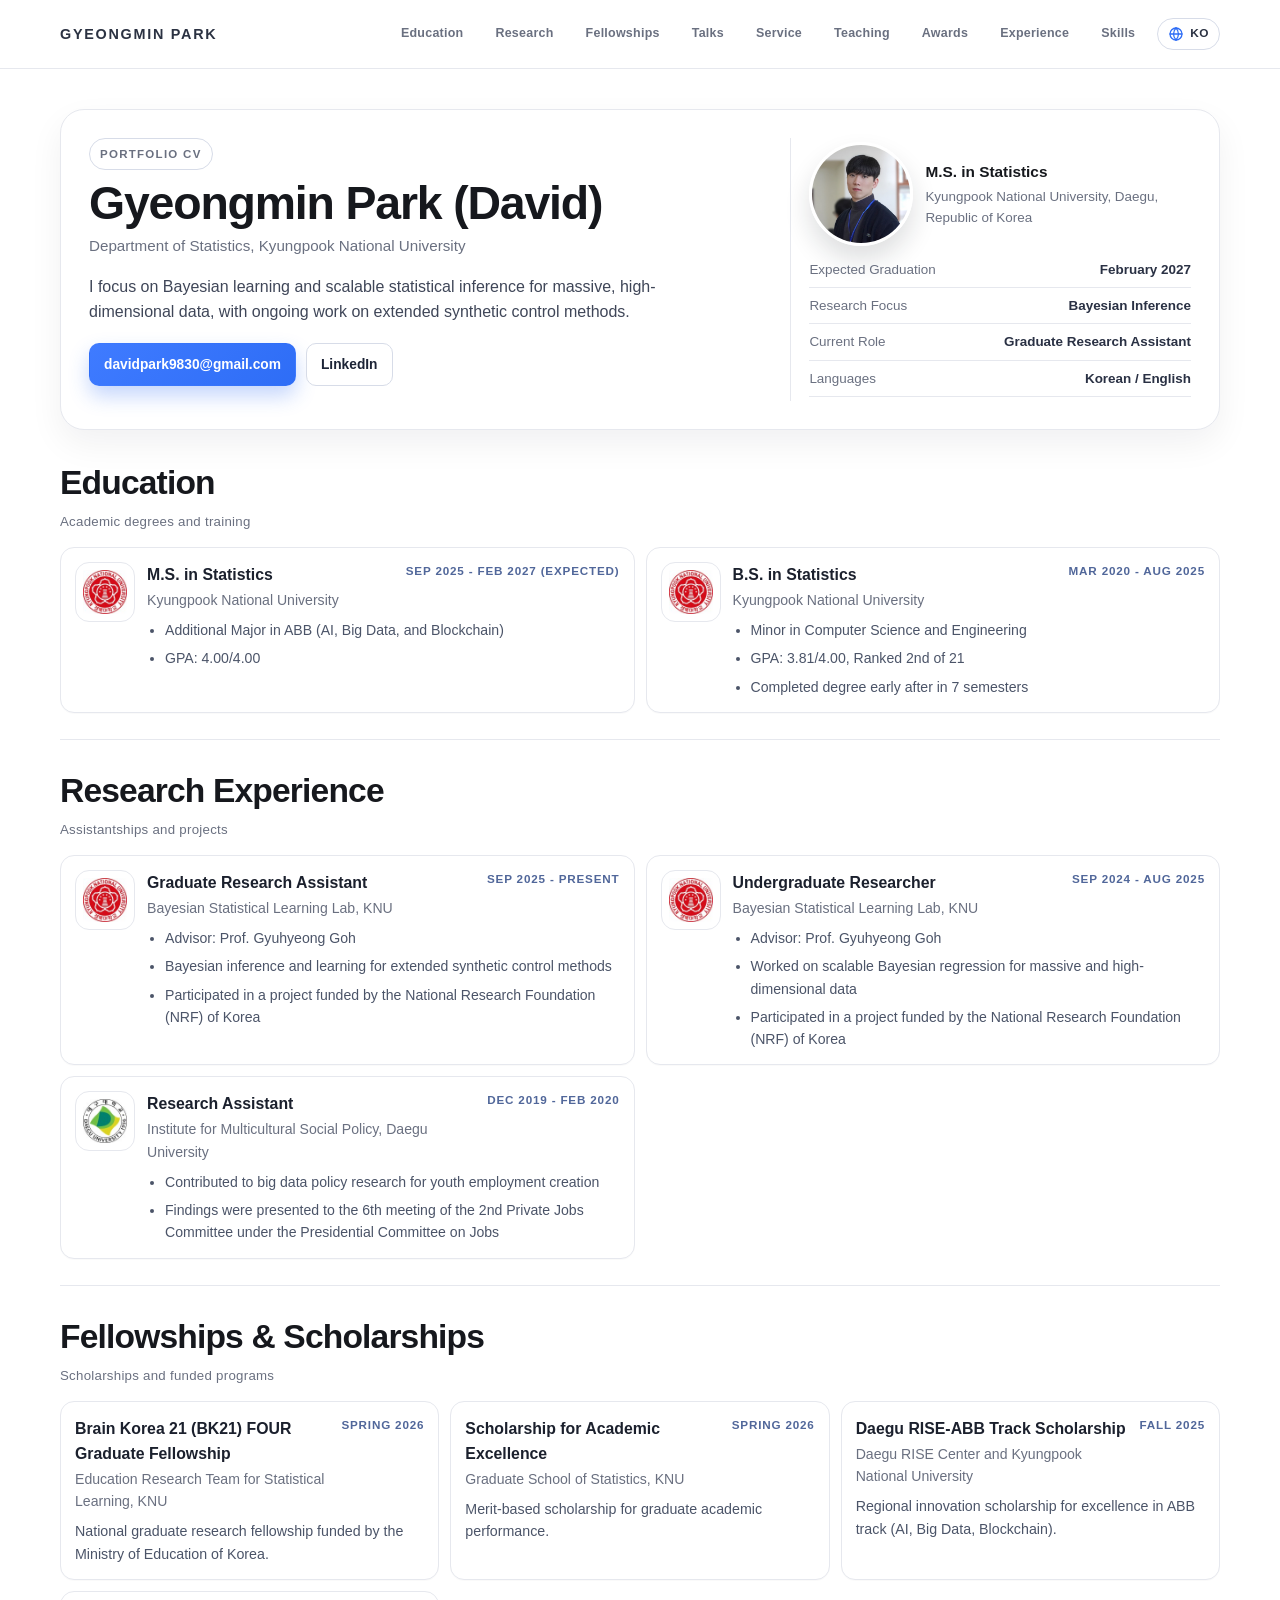
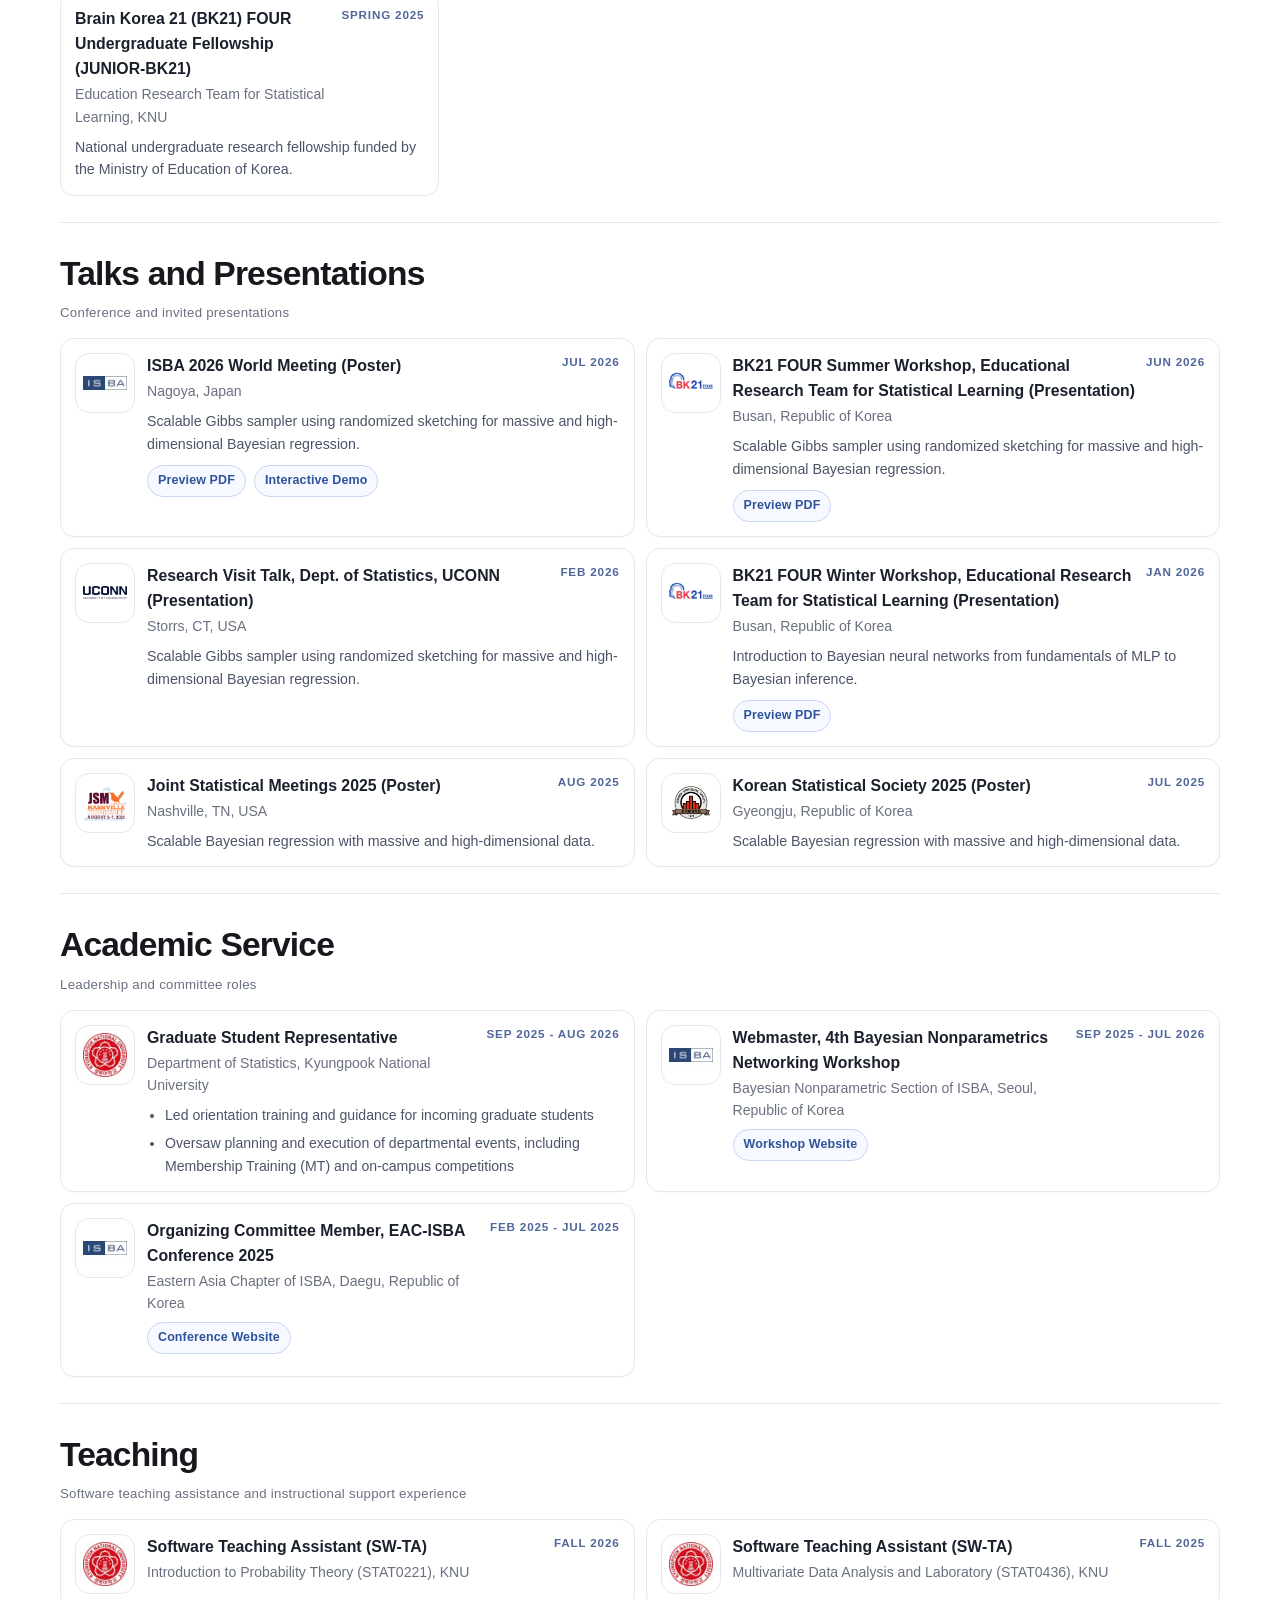
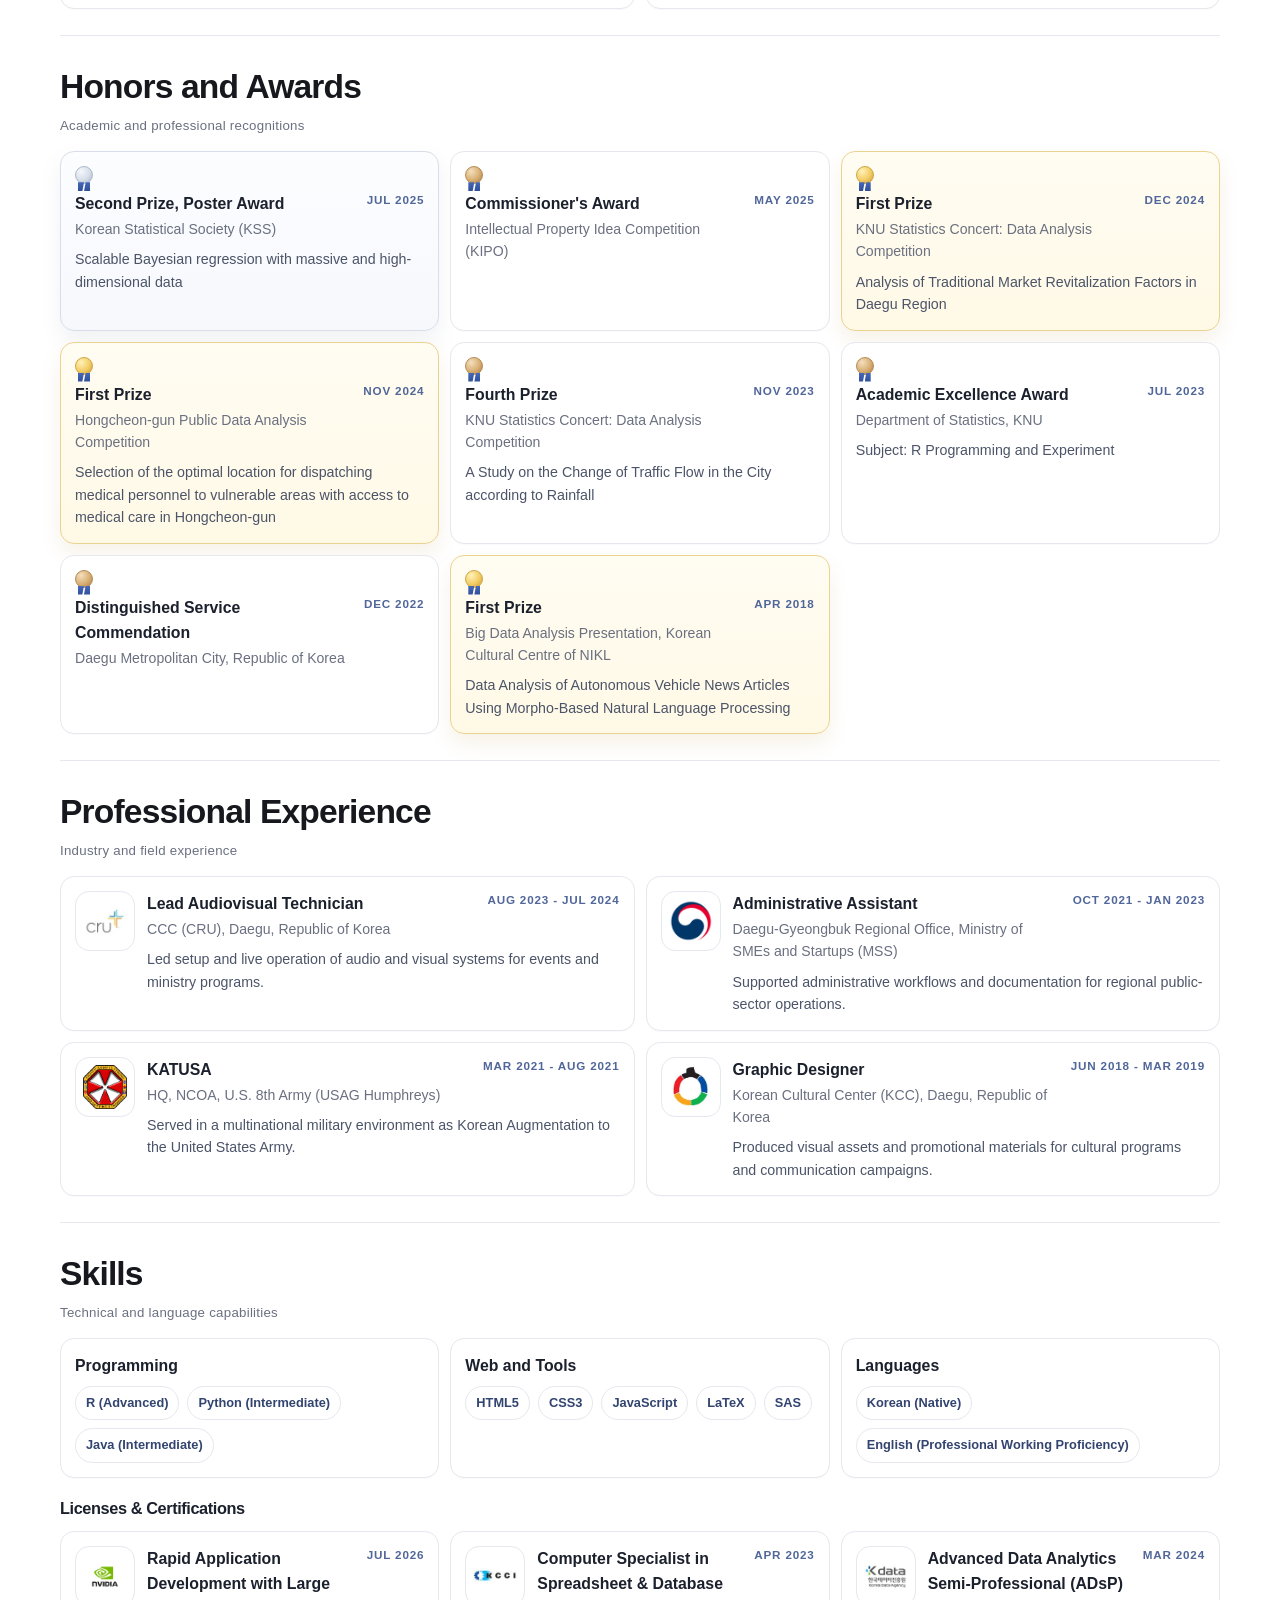
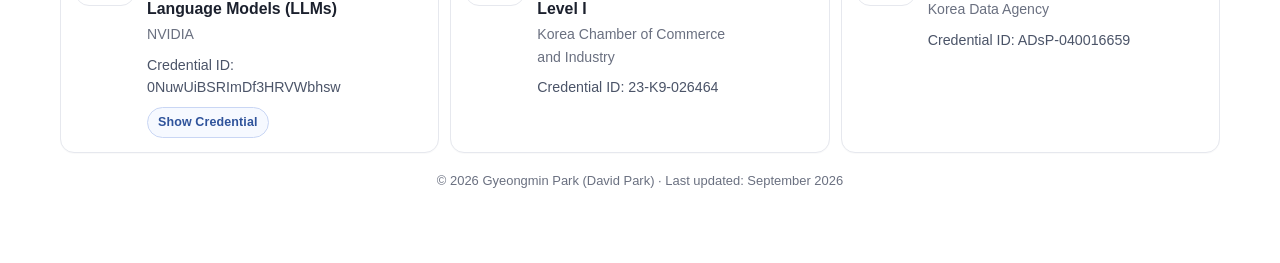
<file: index.html>
<!DOCTYPE html>
<html lang="en">
  <head>
    <meta charset="UTF-8" />
    <meta name="viewport" content="width=device-width, initial-scale=1.0" />
    <meta name="color-scheme" content="light" />
    <title>Gyeongmin Park | Portfolio CV</title>
    <meta
      name="description"
      content="Portfolio CV of Gyeongmin Park with education, research, talks, teaching, awards, and professional experience."
    />
    <link rel="stylesheet" href="assets/css/main.css" />
  </head>

  <body>
    <header class="topbar">
      <div class="page topbar-inner">
        <div class="brand" id="site-brand">Gyeongmin Park</div>
        <button class="menu-toggle" type="button" aria-label="Toggle navigation menu" aria-expanded="false" aria-controls="mobile-nav">
          <span class="menu-toggle-line"></span>
          <span class="menu-toggle-line"></span>
          <span class="menu-toggle-line"></span>
        </button>
        <div class="topbar-actions">
          <nav class="nav" id="site-nav" aria-label="Section navigation">
            <a href="#education" data-nav-section="education">Education</a>
            <a href="#research" data-nav-section="research">Research</a>
            <a href="#funding" data-nav-section="funding">Fellowships</a>
            <a href="#talks" data-nav-section="talks">Talks</a>
            <a href="#service" data-nav-section="service">Service</a>
            <a href="#teaching" data-nav-section="teaching">Teaching</a>
            <a href="#awards" data-nav-section="awards">Awards</a>
            <a href="#experience" data-nav-section="experience">Experience</a>
            <a href="#skills" data-nav-section="skills">Skills</a>
          </nav>
          <button class="language-switch" type="button" data-language-toggle aria-label="View Korean version" title="View Korean version">
            <svg class="language-switch-icon" viewBox="0 0 24 24" aria-hidden="true" focusable="false">
              <circle cx="12" cy="12" r="9"></circle>
              <path d="M3 12h18"></path>
              <path d="M12 3c2.4 2.5 3.7 5.5 3.7 9s-1.3 6.5-3.7 9"></path>
              <path d="M12 3c-2.4 2.5-3.7 5.5-3.7 9s1.3 6.5 3.7 9"></path>
            </svg>
            <span class="language-switch-mark" aria-hidden="true">KO</span>
          </button>
        </div>
      </div>
    </header>

    <div class="mobile-menu-backdrop" id="mobile-menu-backdrop" aria-hidden="true"></div>
    <nav class="mobile-nav" id="mobile-nav" aria-label="Mobile section navigation">
      <div class="mobile-nav-group">
        <a href="#education" data-nav-section="education">Education</a>
        <a href="#research" data-nav-section="research">Research</a>
        <a href="#funding" data-nav-section="funding">Fellowships</a>
        <a href="#talks" data-nav-section="talks">Talks</a>
        <a href="#service" data-nav-section="service">Service</a>
        <a href="#teaching" data-nav-section="teaching">Teaching</a>
        <a href="#awards" data-nav-section="awards">Awards</a>
        <a href="#experience" data-nav-section="experience">Experience</a>
        <a href="#skills" data-nav-section="skills">Skills</a>
      </div>
    </nav>

    <main class="page language-page" data-language-panel="en" lang="en">
      <section class="hero reveal" id="top">
        <div class="hero-grid">
          <div class="hero-main">
            <span class="eyebrow">Portfolio CV</span>
            <h1>Gyeongmin Park (David)</h1>
            <p class="subtitle">Department of Statistics, Kyungpook National University</p>

            <p class="summary">
              I focus on Bayesian learning and scalable statistical inference for massive,
              high-dimensional data, with ongoing work on extended synthetic control methods.
            </p>

            <div class="hero-actions">
              <a class="btn btn-primary" href="mailto:davidpark9830@gmail.com">davidpark9830@gmail.com</a>
              <a class="btn btn-secondary" href="https://www.linkedin.com/in/davidpark0182/" target="_blank" rel="noreferrer">LinkedIn</a>
            </div>
          </div>

          <aside class="hero-side">
            <div class="profile">
              <img src="assets/img/profile.jpg" alt="Gyeongmin Park profile photo" />
              <div>
                <div class="profile-name">M.S. in Statistics</div>
                <div class="profile-meta">Kyungpook National University, Daegu, Republic of Korea</div>
              </div>
            </div>

            <div class="meta-list">
              <div class="meta-item"><span>Expected Graduation</span><strong>February 2027</strong></div>
              <div class="meta-item"><span>Research Focus</span><strong>Bayesian Inference</strong></div>
              <div class="meta-item"><span>Current Role</span><strong>Graduate Research Assistant</strong></div>
              <div class="meta-item"><span>Languages</span><strong>Korean / English</strong></div>
            </div>
          </aside>
        </div>
      </section>

      <section class="section reveal" id="education">
        <div class="section-head">
          <h2 class="section-title">Education</h2>
          <p class="section-note">Academic degrees and training</p>
        </div>

        <div class="cards cols-2">
          <article class="card logo-card">
            <div class="logo-box"><img src="assets/img/knu-logo.jpeg" alt="KNU logo" /></div>
            <div>
              <div class="card-head">
                <div>
                  <p class="card-title">M.S. in Statistics</p>
                  <p class="card-org">Kyungpook National University</p>
                </div>
                <p class="card-date">Sep 2025 - Feb 2027 (Expected)</p>
              </div>
              <ul class="bullets">
                <li>Additional Major in ABB (AI, Big Data, and Blockchain)</li>
                <li>GPA: 4.00/4.00</li>
              </ul>
            </div>
          </article>

          <article class="card logo-card">
            <div class="logo-box"><img src="assets/img/knu-logo.jpeg" alt="KNU logo" /></div>
            <div>
              <div class="card-head">
                <div>
                  <p class="card-title">B.S. in Statistics</p>
                  <p class="card-org">Kyungpook National University</p>
                </div>
                <p class="card-date">Mar 2020 - Aug 2025</p>
              </div>
              <ul class="bullets">
                <li>Minor in Computer Science and Engineering</li>
                <li>GPA: 3.81/4.00, Ranked 2nd of 21</li>
                <li>Completed degree early after in 7 semesters</li>
              </ul>
            </div>
          </article>
        </div>
      </section>

      <section class="section reveal" id="research">
        <div class="section-head">
          <h2 class="section-title">Research Experience</h2>
          <p class="section-note">Assistantships and projects</p>
        </div>

        <div class="cards cols-2">
          <article class="card logo-card">
            <div class="logo-box"><img src="assets/img/knu-logo.jpeg" alt="KNU logo" /></div>
            <div>
              <div class="card-head">
                <div>
                  <p class="card-title">Graduate Research Assistant</p>
                  <p class="card-org">Bayesian Statistical Learning Lab, KNU</p>
                </div>
                <p class="card-date">Sep 2025 - Present</p>
              </div>
              <ul class="bullets">
                <li>Advisor: Prof. Gyuhyeong Goh</li>
                <li>Bayesian inference and learning for extended synthetic control methods</li>
                <li>Participated in a project funded by the National Research Foundation (NRF) of Korea</li>
              </ul>
            </div>
          </article>

          <article class="card logo-card">
            <div class="logo-box"><img src="assets/img/knu-logo.jpeg" alt="KNU logo" /></div>
            <div>
              <div class="card-head">
                <div>
                  <p class="card-title">Undergraduate Researcher</p>
                  <p class="card-org">Bayesian Statistical Learning Lab, KNU</p>
                </div>
                <p class="card-date">Sep 2024 - Aug 2025</p>
              </div>
              <ul class="bullets">
                <li>Advisor: Prof. Gyuhyeong Goh</li>
                <li>Worked on scalable Bayesian regression for massive and high-dimensional data</li>
                <li>Participated in a project funded by the National Research Foundation (NRF) of Korea</li>
              </ul>
            </div>
          </article>

          <article class="card logo-card">
            <div class="logo-box"><img src="assets/img/daegu-uni-logo.jpeg" alt="Daegu University logo" /></div>
            <div>
              <div class="card-head">
                <div>
                  <p class="card-title">Research Assistant</p>
                  <p class="card-org">Institute for Multicultural Social Policy, Daegu University</p>
                </div>
                <p class="card-date">Dec 2019 - Feb 2020</p>
              </div>
              <ul class="bullets">
                <li>Contributed to big data policy research for youth employment creation</li>
                <li>Findings were presented to the 6th meeting of the 2nd Private Jobs Committee under the Presidential Committee on Jobs</li>
              </ul>
            </div>
          </article>
        </div>
      </section>

      <section class="section reveal" id="funding">
        <div class="section-head">
          <h2 class="section-title">Fellowships &amp; Scholarships</h2>
          <p class="section-note">Scholarships and funded programs</p>
        </div>

        <div class="cards cols-3">
          <article class="card">
            <div class="card-head">
              <div>
                <p class="card-title">Brain Korea 21 (BK21) FOUR Graduate Fellowship</p>
                <p class="card-org">Education Research Team for Statistical Learning, KNU</p>
              </div>
              <p class="card-date">Spring 2026</p>
            </div>
            <p class="card-desc">National graduate research fellowship funded by the Ministry of Education of Korea.</p>
          </article>

          <article class="card">
            <div class="card-head">
              <div>
                <p class="card-title">Scholarship for Academic Excellence</p>
                <p class="card-org">Graduate School of Statistics, KNU</p>
              </div>
              <p class="card-date">Spring 2026</p>
            </div>
            <p class="card-desc">Merit-based scholarship for graduate academic performance.</p>
          </article>

          <article class="card">
            <div class="card-head">
              <div>
                <p class="card-title">Daegu RISE-ABB Track Scholarship</p>
                <p class="card-org">Daegu RISE Center and Kyungpook National University</p>
              </div>
              <p class="card-date">Fall 2025</p>
            </div>
            <p class="card-desc">Regional innovation scholarship for excellence in ABB track (AI, Big Data, Blockchain).</p>
          </article>

          <article class="card">
            <div class="card-head">
              <div>
                <p class="card-title">Brain Korea 21 (BK21) FOUR Undergraduate Fellowship (JUNIOR-BK21)</p>
                <p class="card-org">Education Research Team for Statistical Learning, KNU</p>
              </div>
              <p class="card-date">Spring 2025</p>
            </div>
            <p class="card-desc">National undergraduate research fellowship funded by the Ministry of Education of Korea.</p>
          </article>
        </div>
      </section>

      <section class="section reveal" id="talks">
        <div class="section-head">
          <h2 class="section-title">Talks and Presentations</h2>
          <p class="section-note">Conference and invited presentations</p>
        </div>

        <div class="cards cols-2">
          <article class="card logo-card">
            <div class="logo-box"><img src="assets/img/isba-logo.jpeg" alt="ISBA logo" /></div>
            <div>
              <div class="card-head">
                <div>
                  <p class="card-title">ISBA 2026 World Meeting (Poster)</p>
                  <p class="card-org">Nagoya, Japan</p>
                </div>
                <p class="card-date">Jul 2026</p>
              </div>
              <p class="card-desc">Scalable Gibbs sampler using randomized sketching for massive and high-dimensional Bayesian regression.</p>
              <div class="talk-actions">
                <a
                  class="section-link-btn"
                  href="assets/docs/talks/2026-06-ISBA2026.pdf"
                  target="_blank"
                  rel="noreferrer"
                  data-pdf-preview
                  data-pdf-title="ISBA 2026 World Meeting poster"
                >
                  Preview PDF
                </a>
                <a
                  class="section-link-btn"
                  href="assets/demos/isba-2026/"
                  target="_blank"
                  rel="noreferrer"
                >
                  Interactive Demo
                </a>
              </div>
            </div>
          </article>

          <article class="card logo-card">
            <div class="logo-box"><img src="assets/img/bk21four-logo.jpg" alt="BK21 FOUR logo" /></div>
            <div>
              <div class="card-head">
                <div>
                  <p class="card-title">BK21 FOUR Summer Workshop, Educational Research Team for Statistical Learning (Presentation)</p>
                  <p class="card-org">Busan, Republic of Korea</p>
                </div>
                <p class="card-date">Jun 2026</p>
              </div>
              <p class="card-desc">Scalable Gibbs sampler using randomized sketching for massive and high-dimensional Bayesian regression.</p>
              <div class="talk-actions">
                <a
                  class="section-link-btn"
                  href="assets/docs/talks/2026-06-bk21-summer-workshop.pdf"
                  target="_blank"
                  rel="noreferrer"
                  data-pdf-preview
                  data-pdf-title="BK21 FOUR Summer Workshop, June 2026"
                >
                  Preview PDF
                </a>
              </div>
            </div>
          </article>

          <article class="card logo-card">
            <div class="logo-box"><img src="assets/img/uconn-logo.png" alt="UCONN logo" /></div>
            <div>
              <div class="card-head">
                <div>
                  <p class="card-title">Research Visit Talk, Dept. of Statistics, UCONN (Presentation)</p>
                  <p class="card-org">Storrs, CT, USA</p>
                </div>
                <p class="card-date">Feb 2026</p>
              </div>
              <p class="card-desc">Scalable Gibbs sampler using randomized sketching for massive and high-dimensional Bayesian regression.</p>
            </div>
          </article>

          <article class="card logo-card">
            <div class="logo-box"><img src="assets/img/bk21four-logo.jpg" alt="BK21 FOUR logo" /></div>
            <div>
              <div class="card-head">
                <div>
                  <p class="card-title">BK21 FOUR Winter Workshop, Educational Research Team for Statistical Learning (Presentation)</p>
                  <p class="card-org">Busan, Republic of Korea</p>
                </div>
                <p class="card-date">Jan 2026</p>
              </div>
              <p class="card-desc">Introduction to Bayesian neural networks from fundamentals of MLP to Bayesian inference.</p>
              <div class="talk-actions">
                <a
                  class="section-link-btn"
                  href="assets/docs/talks/2026-01-bk21-winter-workshop.pdf"
                  target="_blank"
                  rel="noreferrer"
                  data-pdf-preview
                  data-pdf-title="BK21 FOUR Winter Workshop, January 2026"
                >
                  Preview PDF
                </a>
              </div>
            </div>
          </article>

          <article class="card logo-card">
            <div class="logo-box"><img src="assets/img/jsm2025-logo.jpg" alt="JSM 2025 logo" /></div>
            <div>
              <div class="card-head">
                <div>
                  <p class="card-title">Joint Statistical Meetings 2025 (Poster)</p>
                  <p class="card-org">Nashville, TN, USA</p>
                </div>
                <p class="card-date">Aug 2025</p>
              </div>
              <p class="card-desc">Scalable Bayesian regression with massive and high-dimensional data.</p>
            </div>
          </article>
          
          <article class="card logo-card">
            <div class="logo-box"><img src="assets/img/kss-logo.png" alt="Korean Statistical Society logo" /></div>
            <div>
              <div class="card-head">
                <div>
                  <p class="card-title">Korean Statistical Society 2025 (Poster)</p>
                  <p class="card-org">Gyeongju, Republic of Korea</p>
                </div>
                <p class="card-date">Jul 2025</p>
              </div>
              <p class="card-desc">Scalable Bayesian regression with massive and high-dimensional data.</p>
            </div>
          </article>
        </div>
      </section>

      <section class="section reveal" id="service">
        <div class="section-head">
          <h2 class="section-title">Academic Service</h2>
          <p class="section-note">Leadership and committee roles</p>
        </div>

        <div class="cards cols-2">
          <article class="card logo-card">
            <div class="logo-box"><img src="assets/img/knu-logo.jpeg" alt="KNU logo" /></div>
            <div>
              <div class="card-head">
                <div>
                  <p class="card-title">Graduate Student Representative</p>
                  <p class="card-org">Department of Statistics, Kyungpook National University</p>
                </div>
                <p class="card-date">Sep 2025 - Aug 2026</p>
              </div>
              <ul class="bullets">
                <li>Led orientation training and guidance for incoming graduate students</li>
                <li>Oversaw planning and execution of departmental events, including Membership Training (MT) and on-campus competitions</li>
              </ul>
            </div>
          </article>

          <article class="card logo-card">
            <div class="logo-box"><img src="assets/img/isba-logo.jpeg" alt="ISBA logo" /></div>
            <div>
              <div class="card-head">
                <div>
                  <p class="card-title">Webmaster, 4th Bayesian Nonparametrics Networking Workshop</p>
                  <p class="card-org">Bayesian Nonparametric Section of ISBA, Seoul, Republic of Korea</p>
                  <a class="section-link-btn" href="https://bnpnetworking2026.github.io/" target="_blank" rel="noreferrer">Workshop Website</a>
                </div>
                <p class="card-date">Sep 2025 - Jul 2026</p>
              </div>
            </div>
          </article>

          <article class="card logo-card">
            <div class="logo-box"><img src="assets/img/isba-logo.jpeg" alt="ISBA logo" /></div>
            <div>
              <div class="card-head">
                <div>
                  <p class="card-title">Organizing Committee Member, EAC-ISBA Conference 2025</p>
                  <p class="card-org">Eastern Asia Chapter of ISBA, Daegu, Republic of Korea</p>
                  <a class="section-link-btn" href="https://eacisba2025.knu.ac.kr/" target="_blank" rel="noreferrer">Conference Website</a>
                </div>
                <p class="card-date">Feb 2025 - Jul 2025</p>
              </div>
            </div>
          </article>
        </div>
      </section>

      <section class="section reveal" id="teaching">
        <div class="section-head">
          <h2 class="section-title">Teaching</h2>
          <p class="section-note">Software teaching assistance and instructional support experience</p>
        </div>

        <div class="cards cols-2">
          <article class="card logo-card">
            <div class="logo-box"><img src="assets/img/knu-logo.jpeg" alt="KNU logo" /></div>
            <div>
              <div class="card-head">
                <div>
                  <p class="card-title">Software Teaching Assistant (SW-TA)</p>
                  <p class="card-org">Introduction to Probability Theory (STAT0221), KNU</p>
                </div>
                <p class="card-date">Fall 2026</p>
              </div>
            </div>
          </article>

          <article class="card logo-card">
            <div class="logo-box"><img src="assets/img/knu-logo.jpeg" alt="KNU logo" /></div>
            <div>
              <div class="card-head">
                <div>
                  <p class="card-title">Software Teaching Assistant (SW-TA)</p>
                  <p class="card-org">Multivariate Data Analysis and Laboratory (STAT0436), KNU</p>
                </div>
                <p class="card-date">Fall 2025</p>
              </div>
            </div>
          </article>

        </div>
      </section>

      <section class="section reveal" id="awards">
        <div class="section-head">
          <h2 class="section-title">Honors and Awards</h2>
          <p class="section-note">Academic and professional recognitions</p>
        </div>

        <div class="cards cols-3">
          <article class="card award-card second-place">
            <div class="award-top">
              <span class="medal" aria-hidden="true"></span>
            </div>
            <div class="card-head">
              <div>
                <p class="card-title">Second Prize, Poster Award</p>
                <p class="card-org">Korean Statistical Society (KSS)</p>
              </div>
              <p class="card-date">Jul 2025</p>
            </div>
            <p class="card-desc">Scalable Bayesian regression with massive and high-dimensional data</p>
          </article>

          <article class="card award-card">
            <div class="award-top">
              <span class="medal" aria-hidden="true"></span>
            </div>
            <div class="card-head">
              <div>
                <p class="card-title">Commissioner's Award</p>
                <p class="card-org">Intellectual Property Idea Competition (KIPO)</p>
              </div>
              <p class="card-date">May 2025</p>
            </div>
          </article>

          <article class="card award-card first-place">
            <div class="award-top">
              <span class="medal" aria-hidden="true"></span>
            </div>
            <div class="card-head">
              <div>
                <p class="card-title">First Prize</p>
                <p class="card-org">KNU Statistics Concert: Data Analysis Competition</p>
              </div>
              <p class="card-date">Dec 2024</p>
            </div>
            <p class="card-desc">Analysis of Traditional Market Revitalization Factors in Daegu Region</p>
          </article>

          <article class="card award-card first-place">
            <div class="award-top">
              <span class="medal" aria-hidden="true"></span>
            </div>
            <div class="card-head">
              <div>
                <p class="card-title">First Prize</p>
                <p class="card-org">Hongcheon-gun Public Data Analysis Competition</p>
              </div>
              <p class="card-date">Nov 2024</p>
            </div>
            <p class="card-desc">Selection of the optimal location for dispatching medical personnel to vulnerable areas with access to medical care in Hongcheon-gun</p>
          </article>

          <article class="card award-card">
            <div class="award-top">
              <span class="medal" aria-hidden="true"></span>
            </div>
            <div class="card-head">
              <div>
                <p class="card-title">Fourth Prize</p>
                <p class="card-org">KNU Statistics Concert: Data Analysis Competition</p>
              </div>
              <p class="card-date">Nov 2023</p>
            </div>
            <p class="card-desc">A Study on the Change of Traffic Flow in the City according to Rainfall</p>
          </article>

          <article class="card award-card">
            <div class="award-top">
              <span class="medal" aria-hidden="true"></span>
            </div>
            <div class="card-head">
              <div>
                <p class="card-title">Academic Excellence Award</p>
                <p class="card-org">Department of Statistics, KNU</p>
              </div>
              <p class="card-date">Jul 2023</p>
            </div>
            <p class="card-desc">Subject: R Programming and Experiment</p>
          </article>

          <article class="card award-card">
            <div class="award-top">
              <span class="medal" aria-hidden="true"></span>
            </div>
            <div class="card-head">
              <div>
                <p class="card-title">Distinguished Service Commendation</p>
                <p class="card-org">Daegu Metropolitan City, Republic of Korea</p>
              </div>
              <p class="card-date">Dec 2022</p>
            </div>
          </article>

          <article class="card award-card first-place">
            <div class="award-top">
              <span class="medal" aria-hidden="true"></span>
            </div>
            <div class="card-head">
              <div>
                <p class="card-title">First Prize</p>
                <p class="card-org">Big Data Analysis Presentation, Korean Cultural Centre of NIKL</p>
              </div>
              <p class="card-date">Apr 2018</p>
            </div>
            <p class="card-desc">Data Analysis of Autonomous Vehicle News Articles Using Morpho-Based Natural Language Processing</p>
          </article>
        </div>
      </section>

      <section class="section reveal" id="experience">
        <div class="section-head">
          <h2 class="section-title">Professional Experience</h2>
          <p class="section-note">Industry and field experience</p>
        </div>

        <div class="cards cols-2">
          <article class="card logo-card">
            <div class="logo-box"><img src="assets/img/cru-logo.jpeg" alt="CRU logo" /></div>
            <div>
              <div class="card-head">
                <div>
                  <p class="card-title">Lead Audiovisual Technician</p>
                  <p class="card-org">CCC (CRU), Daegu, Republic of Korea</p>
                </div>
                <p class="card-date">Aug 2023 - Jul 2024</p>
              </div>
              <p class="card-desc">Led setup and live operation of audio and visual systems for events and ministry programs.</p>
            </div>
          </article>

          <article class="card logo-card">
            <div class="logo-box"><img src="assets/img/mss-logo.png" alt="MSS logo" /></div>
            <div>
              <div class="card-head">
                <div>
                  <p class="card-title">Administrative Assistant</p>
                  <p class="card-org">Daegu-Gyeongbuk Regional Office, Ministry of SMEs and Startups (MSS)</p>
                </div>
                <p class="card-date">Oct 2021 - Jan 2023</p>
              </div>
              <p class="card-desc">Supported administrative workflows and documentation for regional public-sector operations.</p>
            </div>
          </article>

          <article class="card logo-card">
            <div class="logo-box"><img src="assets/img/army-logo.png" alt="U.S. 8th Army logo" /></div>
            <div>
              <div class="card-head">
                <div>
                  <p class="card-title">KATUSA</p>
                  <p class="card-org">HQ, NCOA, U.S. 8th Army (USAG Humphreys)</p>
                </div>
                <p class="card-date">Mar 2021 - Aug 2021</p>
              </div>
              <p class="card-desc">Served in a multinational military environment as Korean Augmentation to the United States Army.</p>
            </div>
          </article>

          <article class="card logo-card">
            <div class="logo-box"><img src="assets/img/kcc-logo.jpeg" alt="KCC logo" /></div>
            <div>
              <div class="card-head">
                <div>
                  <p class="card-title">Graphic Designer</p>
                  <p class="card-org">Korean Cultural Center (KCC), Daegu, Republic of Korea</p>
                </div>
                <p class="card-date">Jun 2018 - Mar 2019</p>
              </div>
              <p class="card-desc">Produced visual assets and promotional materials for cultural programs and communication campaigns.</p>
            </div>
          </article>
        </div>
      </section>

      <section class="section reveal" id="skills">
        <div class="section-head">
          <h2 class="section-title">Skills</h2>
          <p class="section-note">Technical and language capabilities</p>
        </div>

        <div class="cards cols-3">
          <article class="card">
            <div class="card-head">
              <div>
                <p class="card-title">Programming</p>
              </div>
            </div>
            <div class="chips">
              <span class="chip">R (Advanced)</span>
              <span class="chip">Python (Intermediate)</span>
              <span class="chip">Java (Intermediate)</span>
            </div>
          </article>

          <article class="card">
            <div class="card-head">
              <div>
                <p class="card-title">Web and Tools</p>
              </div>
            </div>
            <div class="chips">
              <span class="chip">HTML5</span>
              <span class="chip">CSS3</span>
              <span class="chip">JavaScript</span>
              <span class="chip">LaTeX</span>
              <span class="chip">SAS</span>
            </div>
          </article>

          <article class="card">
            <div class="card-head">
              <div>
                <p class="card-title">Languages</p>
              </div>
            </div>
            <div class="chips">
              <span class="chip">Korean (Native)</span>
              <span class="chip">English (Professional Working Proficiency)</span>
            </div>
          </article>
        </div>

        <div class="section-subhead">
          <h3 class="subsection-title">Licenses &amp; Certifications</h3>
        </div>

        <div class="cards cols-3">
          <article class="card logo-card">
            <div class="logo-box"><img src="assets/img/nvidia-logo.png" alt="NVIDIA logo" /></div>
            <div>
              <div class="card-head">
                <div>
                  <p class="card-title">Rapid Application Development with Large Language Models (LLMs)</p>
                  <p class="card-org">NVIDIA</p>
                </div>
                <p class="card-date">Jul 2026</p>
              </div>
              <p class="card-desc">Credential ID: 0NuwUiBSRImDf3HRVWbhsw</p>
              <a class="section-link-btn" href="https://learn.nvidia.com/certificates?id=ekhJ9TwjTvSqRWToBo_wdA" target="_blank" rel="noreferrer">Show Credential</a>
            </div>
          </article>

          <article class="card logo-card">
            <div class="logo-box"><img src="assets/img/kcci-logo.jpeg" alt="Korea Chamber of Commerce and Industry logo" /></div>
            <div>
              <div class="card-head">
                <div>
                  <p class="card-title">Computer Specialist in Spreadsheet &amp; Database Level I</p>
                  <p class="card-org">Korea Chamber of Commerce and Industry</p>
                </div>
                <p class="card-date">Apr 2023</p>
              </div>
              <p class="card-desc">Credential ID: 23-K9-026464</p>
            </div>
          </article>

          <article class="card logo-card">
            <div class="logo-box"><img src="assets/img/kdata-logo.jpeg" alt="Korea Data Agency logo" /></div>
            <div>
              <div class="card-head">
                <div>
                  <p class="card-title">Advanced Data Analytics Semi-Professional (ADsP)</p>
                  <p class="card-org">Korea Data Agency</p>
                </div>
                <p class="card-date">Mar 2024</p>
              </div>
              <p class="card-desc">Credential ID: ADsP-040016659</p>
            </div>
          </article>
        </div>
      </section>

      <footer>
        <p>© <span class="year"></span> Gyeongmin Park (David Park) · Last updated: September 2026</p>
      </footer>
    </main>


<main class="page language-page" data-language-panel="ko" lang="ko" hidden>
      <section class="hero reveal" id="ko-top">
        <div class="hero-grid">
          <div class="hero-main">
            <span class="eyebrow">포트폴리오 이력서</span>
            <h1>박경민 (David)</h1>
            <p class="subtitle">경북대학교 통계학과</p>

            <p class="summary">
              대규모 고차원 데이터를 위한 Bayesian learning과 확장 가능한 통계 추론을 연구하고 있으며, extended synthetic control methods에 관한 연구를 진행하고 있습니다.
            </p>

            <div class="hero-actions">
              <a class="btn btn-primary" href="mailto:davidpark9830@gmail.com">davidpark9830@gmail.com</a>
              <a class="btn btn-secondary" href="https://www.linkedin.com/in/davidpark0182/" target="_blank" rel="noreferrer">LinkedIn</a>
            </div>
          </div>

          <aside class="hero-side">
            <div class="profile">
              <img src="assets/img/profile.jpg" alt="박경민 프로필 사진" />
              <div>
                <div class="profile-name">통계학 석사과정</div>
                <div class="profile-meta">경북대학교, 대구, 대한민국</div>
              </div>
            </div>

            <div class="meta-list">
              <div class="meta-item"><span>졸업 예정</span><strong>2027년 2월</strong></div>
              <div class="meta-item"><span>연구 분야</span><strong>Bayesian 추론</strong></div>
              <div class="meta-item"><span>현재 역할</span><strong>연구원 / BK참여연구원</strong></div>
              <div class="meta-item"><span>언어</span><strong>한국어 / 영어</strong></div>
            </div>
          </aside>
        </div>
      </section>

      <section class="section reveal" id="ko-education">
        <div class="section-head">
          <h2 class="section-title">학력</h2>
          <p class="section-note">학위 및 교육 과정</p>
        </div>

        <div class="cards cols-2">
          <article class="card logo-card">
            <div class="logo-box"><img src="assets/img/knu-logo.jpeg" alt="KNU logo" /></div>
            <div>
              <div class="card-head">
                <div>
                  <p class="card-title">통계학 석사과정</p>
                  <p class="card-org">경북대학교 대학원 통계학과</p>
                </div>
                <p class="card-date">2025.09 - 2027.02 (예정)</p>
              </div>
              <ul class="bullets">
                <li>첨단ABB융합전공(공학석사 과정) 병행</li>
                <li>GPA: 4.00/4.00</li>
              </ul>
            </div>
          </article>

          <article class="card logo-card">
            <div class="logo-box"><img src="assets/img/knu-logo.jpeg" alt="KNU logo" /></div>
            <div>
              <div class="card-head">
                <div>
                  <p class="card-title">통계학 학사</p>
                  <p class="card-org">경북대학교 통계학과</p>
                </div>
                <p class="card-date">2020.03 - 2025.08</p>
              </div>
              <ul class="bullets">
                <li>컴퓨터학부 부전공</li>
                <li>GPA: 3.81/4.00, 21명 중 2위</li>
                <li>7학기 조기졸업</li>
              </ul>
            </div>
          </article>
        </div>
      </section>

      <section class="section reveal" id="ko-research">
        <div class="section-head">
          <h2 class="section-title">연구 경력</h2>
          <p class="section-note">연구조교 및 프로젝트 경험</p>
        </div>

        <div class="cards cols-2">
          <article class="card logo-card">
            <div class="logo-box"><img src="assets/img/knu-logo.jpeg" alt="KNU logo" /></div>
            <div>
              <div class="card-head">
                <div>
                  <p class="card-title">연구원</p>
                  <p class="card-org">경북대학교 고규형 교수, 베이지안 통계적 학습법 연구실</p>
                </div>
                <p class="card-date">2025.09 - 현재</p>
              </div>
              <ul class="bullets">
                <li>지도교수: 고규형 교수</li>
                <li>Bayesian inference and learning for extended synthetic control methods</li>
                <li>한국연구재단(NRF) 지원 연구과제 참여</li>
              </ul>
            </div>
          </article>

          <article class="card logo-card">
            <div class="logo-box"><img src="assets/img/knu-logo.jpeg" alt="KNU logo" /></div>
            <div>
              <div class="card-head">
                <div>
                  <p class="card-title">학생연구원</p>
                  <p class="card-org">경북대학교 고규형 교수, 베이지안 통계적 학습법 연구실</p>
                </div>
                <p class="card-date">2024.09 - 2025.08</p>
              </div>
              <ul class="bullets">
                <li>지도교수: 고규형 교수</li>
                <li>Scalable Bayesian regression with massive and high-dimensional data</li>
                <li>한국연구재단(NRF) 지원 연구과제 참여</li>
              </ul>
            </div>
          </article>

          <article class="card logo-card">
            <div class="logo-box"><img src="assets/img/daegu-uni-logo.jpeg" alt="Daegu University logo" /></div>
            <div>
              <div class="card-head">
                <div>
                  <p class="card-title">6회차 TFT프로젝트 연구원</p>
                  <p class="card-org">대구대학교 다문화사회정책연구소</p>
                </div>
                <p class="card-date">2019.12 - 2020.02</p>
              </div>
              <ul class="bullets">
                <li>청년 일자리 창출을 위한 빅데이터 정책 연구에 기여</li>
                <li>연구 결과가 대통령직속 일자리위원회 제2기 민간일자리분과위원회에서 발표됨</li>
              </ul>
            </div>
          </article>
        </div>
      </section>

      <section class="section reveal" id="ko-funding">
        <div class="section-head">
          <h2 class="section-title">펠로우십 및 장학금</h2>
          <p class="section-note">장학금 및 연구지원 프로그램</p>
        </div>

        <div class="cards cols-3">
          <article class="card">
            <div class="card-head">
              <div>
                <p class="card-title">Brain Korea 21 (BK21) FOUR 대학원생 펠로우십</p>
                <p class="card-org">BK21 FOUR 통계적학습 기반 데이터분석 인재양성 교육연구팀</p>
              </div>
              <p class="card-date">2026년 봄</p>
            </div>
            <p class="card-desc">대한민국 교육부가 지원하는 국가 대학원 연구 펠로우십.</p>
          </article>

          <article class="card">
            <div class="card-head">
              <div>
                <p class="card-title">성적우수 장학금</p>
                <p class="card-org">경북대학교 대학원 통계학과</p>
              </div>
              <p class="card-date">2026년 봄</p>
            </div>
            <p class="card-desc">대학원 학업 성취도에 따른 성적우수 장학금.</p>
          </article>

          <article class="card">
            <div class="card-head">
              <div>
                <p class="card-title">대구 RISE-ABB Track 장학금</p>
                <p class="card-org">대구 RISE 센터 및 경북대학교</p>
              </div>
              <p class="card-date">2025년 가을</p>
            </div>
            <p class="card-desc">ABB Track(AI, Big Data, Blockchain) 우수자를 위한 지역혁신 장학금.</p>
          </article>

          <article class="card">
            <div class="card-head">
              <div>
                <p class="card-title">Brain Korea 21 (BK21) FOUR 학부생 펠로우십 (JUNIOR-BK21)</p>
                <p class="card-org">BK21 FOUR 통계적학습 기반 데이터분석 인재양성 교육연구팀</p>
              </div>
              <p class="card-date">2025년 봄</p>
            </div>
            <p class="card-desc">대한민국 교육부가 지원하는 국가 학부 연구 펠로우십.</p>
          </article>
        </div>
      </section>

      <section class="section reveal" id="ko-talks">
        <div class="section-head">
          <h2 class="section-title">발표 및 프레젠테이션</h2>
          <p class="section-note">학회 및 초청 발표</p>
        </div>

        <div class="cards cols-2">
          <article class="card logo-card">
            <div class="logo-box"><img src="assets/img/isba-logo.jpeg" alt="ISBA logo" /></div>
            <div>
              <div class="card-head">
                <div>
                  <p class="card-title">ISBA 2026 World Meeting (포스터)</p>
                  <p class="card-org">나고야, 일본</p>
                </div>
                <p class="card-date">2026.07</p>
              </div>
              <p class="card-desc">Scalable Gibbs sampler using randomized sketching for massive and high-dimensional Bayesian regression.</p>
              <div class="talk-actions">
                <a
                  class="section-link-btn"
                  href="assets/docs/talks/2026-06-ISBA2026.pdf"
                  target="_blank"
                  rel="noreferrer"
                  data-pdf-preview
                  data-pdf-title="ISBA 2026 World Meeting 포스터"
                >
                  PDF 미리보기
                </a>
                <a
                  class="section-link-btn"
                  href="assets/demos/isba-2026/"
                  target="_blank"
                  rel="noreferrer"
                >
                  인터랙티브 데모
                </a>
              </div>
            </div>
          </article>

          <article class="card logo-card">
            <div class="logo-box"><img src="assets/img/bk21four-logo.jpg" alt="BK21 FOUR logo" /></div>
            <div>
              <div class="card-head">
                <div>
                  <p class="card-title">BK21 FOUR Summer Workshop, 통계적학습 기반 데이터분석 인재양성 교육연구팀 (발표)</p>
                  <p class="card-org">부산, 대한민국</p>
                </div>
                <p class="card-date">2026.06</p>
              </div>
              <p class="card-desc">Scalable Gibbs sampler using randomized sketching for massive and high-dimensional Bayesian regression.</p>
              <div class="talk-actions">
                <a
                  class="section-link-btn"
                  href="assets/docs/talks/2026-06-bk21-summer-workshop.pdf"
                  target="_blank"
                  rel="noreferrer"
                  data-pdf-preview
                  data-pdf-title="BK21 FOUR Summer Workshop, 2026년 6월"
                >
                  PDF 미리보기
                </a>
              </div>
            </div>
          </article>

          <article class="card logo-card">
            <div class="logo-box"><img src="assets/img/uconn-logo.png" alt="UCONN logo" /></div>
            <div>
              <div class="card-head">
                <div>
                  <p class="card-title">UCONN 방문 및 연구 발표</p>
                  <p class="card-org">스토어스, 미국</p>
                </div>
                <p class="card-date">2026.02</p>
              </div>
              <p class="card-desc">Scalable Gibbs sampler using randomized sketching for massive and high-dimensional Bayesian regression.</p>
            </div>
          </article>

          <article class="card logo-card">
            <div class="logo-box"><img src="assets/img/bk21four-logo.jpg" alt="BK21 FOUR logo" /></div>
            <div>
              <div class="card-head">
                <div>
                  <p class="card-title">BK21 FOUR Winter Workshop, 통계적학습 기반 데이터분석 인재양성 교육연구팀 (발표)</p>
                  <p class="card-org">부산, 대한민국</p>
                </div>
                <p class="card-date">2026.01</p>
              </div>
              <p class="card-desc">Introduction to Bayesian neural networks from fundamentals of MLP to Bayesian inference.</p>
              <div class="talk-actions">
                <a
                  class="section-link-btn"
                  href="assets/docs/talks/2026-01-bk21-winter-workshop.pdf"
                  target="_blank"
                  rel="noreferrer"
                  data-pdf-preview
                  data-pdf-title="BK21 FOUR Winter Workshop, 2026년 1월"
                >
                  PDF 미리보기
                </a>
              </div>
            </div>
          </article>

          <article class="card logo-card">
            <div class="logo-box"><img src="assets/img/jsm2025-logo.jpg" alt="JSM 2025 logo" /></div>
            <div>
              <div class="card-head">
                <div>
                  <p class="card-title">Joint Statistical Meetings 2025 (포스터)</p>
                  <p class="card-org">내슈빌, 미국</p>
                </div>
                <p class="card-date">2025.08</p>
              </div>
              <p class="card-desc">Scalable Bayesian regression with massive and high-dimensional data.</p>
            </div>
          </article>
          
          <article class="card logo-card">
            <div class="logo-box"><img src="assets/img/kss-logo.png" alt="Korean Statistical Society logo" /></div>
            <div>
              <div class="card-head">
                <div>
                  <p class="card-title">한국통계학회 2025 (포스터)</p>
                  <p class="card-org">경주, 대한민국</p>
                </div>
                <p class="card-date">2025.07</p>
              </div>
              <p class="card-desc">Scalable Bayesian regression with massive and high-dimensional data.</p>
            </div>
          </article>
        </div>
      </section>

      <section class="section reveal" id="ko-service">
        <div class="section-head">
          <h2 class="section-title">학술 봉사</h2>
          <p class="section-note">리더십 및 위원회 활동</p>
        </div>

        <div class="cards cols-2">
          <article class="card logo-card">
            <div class="logo-box"><img src="assets/img/knu-logo.jpeg" alt="KNU logo" /></div>
            <div>
              <div class="card-head">
                <div>
                  <p class="card-title">대학원 학생대표</p>
                  <p class="card-org">경북대학교 대학원 통계학과</p>
                </div>
                <p class="card-date">2025.09 - 2026.08</p>
              </div>
              <ul class="bullets">
                <li>신입 대학원생 오리엔테이션 교육 및 안내 진행</li>
                <li>MT 및 교내 대회 등 학과 행사 기획 총괄 및 진행</li>
              </ul>
            </div>
          </article>

          <article class="card logo-card">
            <div class="logo-box"><img src="assets/img/isba-logo.jpeg" alt="ISBA logo" /></div>
            <div>
              <div class="card-head">
                <div>
                  <p class="card-title">4th Bayesian Nonparametrics Networking 웹마스터</p>
                  <p class="card-org">BNP-ISBA(국제베이지안학회; 비모수 챕터), 서울, 대한민국</p>
                  <a class="section-link-btn" href="https://bnpnetworking2026.github.io/" target="_blank" rel="noreferrer">워크숍 웹사이트</a>
                </div>
                <p class="card-date">2025.09 - 2026.07</p>
              </div>
            </div>
          </article>

          <article class="card logo-card">
            <div class="logo-box"><img src="assets/img/isba-logo.jpeg" alt="ISBA logo" /></div>
            <div>
              <div class="card-head">
                <div>
                  <p class="card-title">EAC-ISBA Conference 2025 운영위원</p>
                  <p class="card-org">국제베이지안학회 동아시아 챕터, 대구, 대한민국</p>
                  <a class="section-link-btn" href="https://eacisba2025.knu.ac.kr/" target="_blank" rel="noreferrer">학회 웹사이트</a>
                </div>
                <p class="card-date">2025.02 - 2025.07</p>
              </div>
            </div>
          </article>
        </div>
      </section>

      <section class="section reveal" id="ko-teaching">
        <div class="section-head">
          <h2 class="section-title">교육</h2>
          <p class="section-note">소프트웨어 교육조교 및 교육 지원 경험</p>
        </div>

        <div class="cards cols-2">
          <article class="card logo-card">
            <div class="logo-box"><img src="assets/img/knu-logo.jpeg" alt="KNU logo" /></div>
            <div>
              <div class="card-head">
                <div>
                  <p class="card-title">소프트웨어 교육조교</p>
                  <p class="card-org">경북대학교 대학원 통계학과</p>
                </div>
                <p class="card-date">2026년 가을</p>
              </div>
              <p class="card-desc">기초확률론 (STAT0221)</p>
            </div>
          </article>

          <article class="card logo-card">
            <div class="logo-box"><img src="assets/img/knu-logo.jpeg" alt="KNU logo" /></div>
            <div>
              <div class="card-head">
                <div>
                  <p class="card-title">소프트웨어 교육조교</p>
                  <p class="card-org">경북대학교 대학원 통계학과</p>
                </div>
                <p class="card-date">2025년 가을</p>
              </div>
              <p class="card-desc">다변량자료분석 및 실험 (STAT0436)</p>
            </div>
          </article>

        </div>
      </section>

      <section class="section reveal" id="ko-awards">
        <div class="section-head">
          <h2 class="section-title">수상 및 장학</h2>
          <p class="section-note">학업 및 전문 활동 수상 내역</p>
        </div>

        <div class="cards cols-3">
          <article class="card award-card second-place">
            <div class="award-top">
              <span class="medal" aria-hidden="true"></span>
            </div>
            <div class="card-head">
              <div>
                <p class="card-title">2025 한국통계학회 하계학술논문발표회 포스터논문상(2위, 학회장상)</p>
                <p class="card-org">한국통계학회(KSS)</p>
              </div>
              <p class="card-date">2025.07</p>
            </div>
            <p class="card-desc">Scalable Bayesian regression with massive and high-dimensional data</p>
          </article>

          <article class="card award-card">
            <div class="award-top">
              <span class="medal" aria-hidden="true"></span>
            </div>
            <div class="card-head">
              <div>
                  <p class="card-title">지식재산 아이디어 경진대회(특허청장상)</p>
                <p class="card-org">경북대학교 지식재산전문인력양성사업단</p>
              </div>
              <p class="card-date">2025.05</p>
            </div>
          </article>

          <article class="card award-card first-place">
            <div class="award-top">
              <span class="medal" aria-hidden="true"></span>
            </div>
            <div class="card-head">
              <div>
                <p class="card-title">대상(1위, 경북대학교 총장상)</p>
                <p class="card-org">KNU 통계콘서트 데이터분석 경연대회</p>
              </div>
              <p class="card-date">2024.12</p>
            </div>
            <p class="card-desc">Analysis of Traditional Market Revitalization Factors in Daegu Region</p>
          </article>

          <article class="card award-card first-place">
            <div class="award-top">
              <span class="medal" aria-hidden="true"></span>
            </div>
            <div class="card-head">
              <div>
                <p class="card-title">최우수상(1위, 홍천군수상)</p>
                <p class="card-org">홍천군 공공데이터 분석 활용 공모전</p>
              </div>
              <p class="card-date">2024.11</p>
            </div>
            <p class="card-desc">Selection of the optimal location for dispatching medical personnel to vulnerable areas with access to medical care in Hongcheon-gun</p>
          </article>

          <article class="card award-card">
            <div class="award-top">
              <span class="medal" aria-hidden="true"></span>
            </div>
            <div class="card-head">
              <div>
                <p class="card-title">장려상(4위, 학과장상)</p>
                <p class="card-org">KNU 통계콘서트 데이터분석 경연대회</p>
              </div>
              <p class="card-date">2023.11</p>
            </div>
            <p class="card-desc">A Study on the Change of Traffic Flow in the City according to Rainfall</p>
          </article>

          <article class="card award-card">
            <div class="award-top">
              <span class="medal" aria-hidden="true"></span>
            </div>
            <div class="card-head">
              <div>
                <p class="card-title">전공과목 우수 학생 표창(학과장상)</p>
                <p class="card-org">경북대학교 통계학과</p>
              </div>
              <p class="card-date">2023.07</p>
            </div>
            <p class="card-desc">과목: R 프로그래밍 및 실험</p>
          </article>

          <article class="card award-card">
            <div class="award-top">
              <span class="medal" aria-hidden="true"></span>
            </div>
            <div class="card-head">
              <div>
                <p class="card-title">사회복무요원 유공 표창(1위, 대구광역시장상)</p>
                <p class="card-org">병무청, 대구광역시청</p>
              </div>
              <p class="card-date">2022.12</p>
            </div>
          </article>

          <article class="card award-card first-place">
            <div class="award-top">
              <span class="medal" aria-hidden="true"></span>
            </div>
            <div class="card-head">
              <div>
                <p class="card-title">빅데이터 분석 발표회 최우수상(1위, 한국어문화원장상)</p>
                <p class="card-org">국립국어원·경북대학교 한국어문화원</p>
              </div>
              <p class="card-date">2018.04</p>
            </div>
            <p class="card-desc">Data Analysis of Autonomous Vehicle News Articles Using Morpho-Based Natural Language Processing</p>
          </article>
        </div>
      </section>

      <section class="section reveal" id="ko-experience">
        <div class="section-head">
          <h2 class="section-title">경력</h2>
          <p class="section-note">실무 및 현장 경험</p>
        </div>

        <div class="cards cols-2">
          <article class="card logo-card">
            <div class="logo-box"><img src="assets/img/cru-logo.jpeg" alt="CRU logo" /></div>
            <div>
              <div class="card-head">
                <div>
                  <p class="card-title">엔지니어팀장</p>
                  <p class="card-org">(재)한국대학생선교회 대구지구, 경북대-영진전문대</p>
                </div>
                <p class="card-date">2023.08 - 2024.07</p>
              </div>
              <p class="card-desc">행사 및 프로그램을 위한 음향·영상 시스템 설치와 현장 운영을 총괄.</p>
            </div>
          </article>

          <article class="card logo-card">
            <div class="logo-box"><img src="assets/img/mss-logo.png" alt="MSS logo" /></div>
            <div>
              <div class="card-head">
                <div>
                  <p class="card-title">일반행정지원</p>
                  <p class="card-org">대구경북지방 중소벤처기업청, 지역정책과</p>
                </div>
                <p class="card-date">2021.10 - 2023.01</p>
              </div>
              <p class="card-desc">지역 공공부문 행정 업무 및 문서 작업 지원.</p>
            </div>
          </article>

          <article class="card logo-card">
            <div class="logo-box"><img src="assets/img/army-logo.png" alt="U.S. 8th Army logo" /></div>
            <div>
              <div class="card-head">
                <div>
                  <p class="card-title">주한미8군 한국군지원단(카투사)</p>
                  <p class="card-org">NCOA-KTA, 8th Army, USAG Humphreys</p>
                </div>
                <p class="card-date">2021.03 - 2021.08</p>
              </div>
              <p class="card-desc">KATUSA로 복무하며 다국적 군 조직 환경에서 임무 수행.</p>
            </div>
          </article>

          <article class="card logo-card">
            <div class="logo-box"><img src="assets/img/kcc-logo.jpeg" alt="KCC logo" /></div>
            <div>
              <div class="card-head">
                <div>
                  <p class="card-title">공동추진사업 디자이너</p>
                  <p class="card-org">경북대학교 한국어문화원</p>
                </div>
                <p class="card-date">2018.06 - 2019.03</p>
              </div>
              <p class="card-desc">대경문화예술포럼 및 대구광역시체육회 공동추진사업 관련 시각 자료 제작.</p>
            </div>
          </article>
        </div>
      </section>

      <section class="section reveal" id="ko-skills">
        <div class="section-head">
          <h2 class="section-title">역량</h2>
          <p class="section-note">기술 및 언어 역량</p>
        </div>

        <div class="cards cols-3">
          <article class="card">
            <div class="card-head">
              <div>
                <p class="card-title">프로그래밍</p>
              </div>
            </div>
            <div class="chips">
              <span class="chip">R (상급)</span>
              <span class="chip">Python (중급)</span>
              <span class="chip">Java (중급)</span>
            </div>
          </article>

          <article class="card">
            <div class="card-head">
              <div>
                <p class="card-title">웹 및 도구</p>
              </div>
            </div>
            <div class="chips">
              <span class="chip">HTML5</span>
              <span class="chip">CSS3</span>
              <span class="chip">JavaScript</span>
              <span class="chip">LaTeX</span>
              <span class="chip">SAS</span>
            </div>
          </article>

          <article class="card">
            <div class="card-head">
              <div>
                <p class="card-title">언어</p>
              </div>
            </div>
            <div class="chips">
              <span class="chip">한국어 (모국어)</span>
              <span class="chip">영어 (업무상 의사소통 가능)</span>
            </div>
          </article>
        </div>

        <div class="section-subhead">
          <h3 class="subsection-title">자격 및 인증</h3>
        </div>

        <div class="cards cols-3">
          <article class="card logo-card">
            <div class="logo-box"><img src="assets/img/nvidia-logo.png" alt="NVIDIA logo" /></div>
            <div>
              <div class="card-head">
                <div>
                  <p class="card-title">Rapid Application Development with Large Language Models (LLMs)</p>
                  <p class="card-org">NVIDIA</p>
                </div>
                <p class="card-date">2026.07</p>
              </div>
              <p class="card-desc">Credential ID: 0NuwUiBSRImDf3HRVWbhsw</p>
              <a class="section-link-btn" href="https://learn.nvidia.com/certificates?id=ekhJ9TwjTvSqRWToBo_wdA" target="_blank" rel="noreferrer">인증서 보기</a>
            </div>
          </article>

          <article class="card logo-card">
            <div class="logo-box"><img src="assets/img/kcci-logo.jpeg" alt="대한상공회의소 로고" /></div>
            <div>
              <div class="card-head">
                <div>
                  <p class="card-title">컴퓨터활용능력 1급</p>
                  <p class="card-org">대한상공회의소</p>
                </div>
                <p class="card-date">2023.04</p>
              </div>
              <p class="card-desc">자격번호: 23-K9-026464</p>
            </div>
          </article>

          <article class="card logo-card">
            <div class="logo-box"><img src="assets/img/kdata-logo.jpeg" alt="한국데이터산업진흥원 로고" /></div>
            <div>
              <div class="card-head">
                <div>
                  <p class="card-title">ADsP 데이터분석 준전문가</p>
                  <p class="card-org">한국데이터산업진흥원</p>
                </div>
                <p class="card-date">2024.03</p>
              </div>
              <p class="card-desc">자격번호: ADsP-040016659</p>
            </div>
          </article>
        </div>
      </section>

      <footer>
        <p>© <span class="year"></span> 박경민 (David Park) · 최종 업데이트: 2026년 9월</p>
      </footer>
    </main>


    <div class="pdf-modal" id="pdf-modal" role="dialog" aria-modal="true" aria-labelledby="pdf-modal-title" hidden>
      <div class="pdf-modal-backdrop" data-pdf-close aria-hidden="true"></div>
      <div class="pdf-modal-panel">
        <div class="pdf-modal-header">
          <h2 class="pdf-modal-title" id="pdf-modal-title">Presentation PDF</h2>
          <div class="pdf-modal-actions">
            <a class="section-link-btn" id="pdf-modal-open" href="#" target="_blank" rel="noreferrer">Open PDF</a>
            <button class="pdf-modal-close" type="button" data-pdf-close>Close</button>
          </div>
        </div>
        <iframe class="pdf-frame" id="pdf-preview-frame" title="Presentation PDF preview"></iframe>
      </div>
    </div>

    <script src="assets/js/main.js" defer></script>
  </body>
</html>
</file>
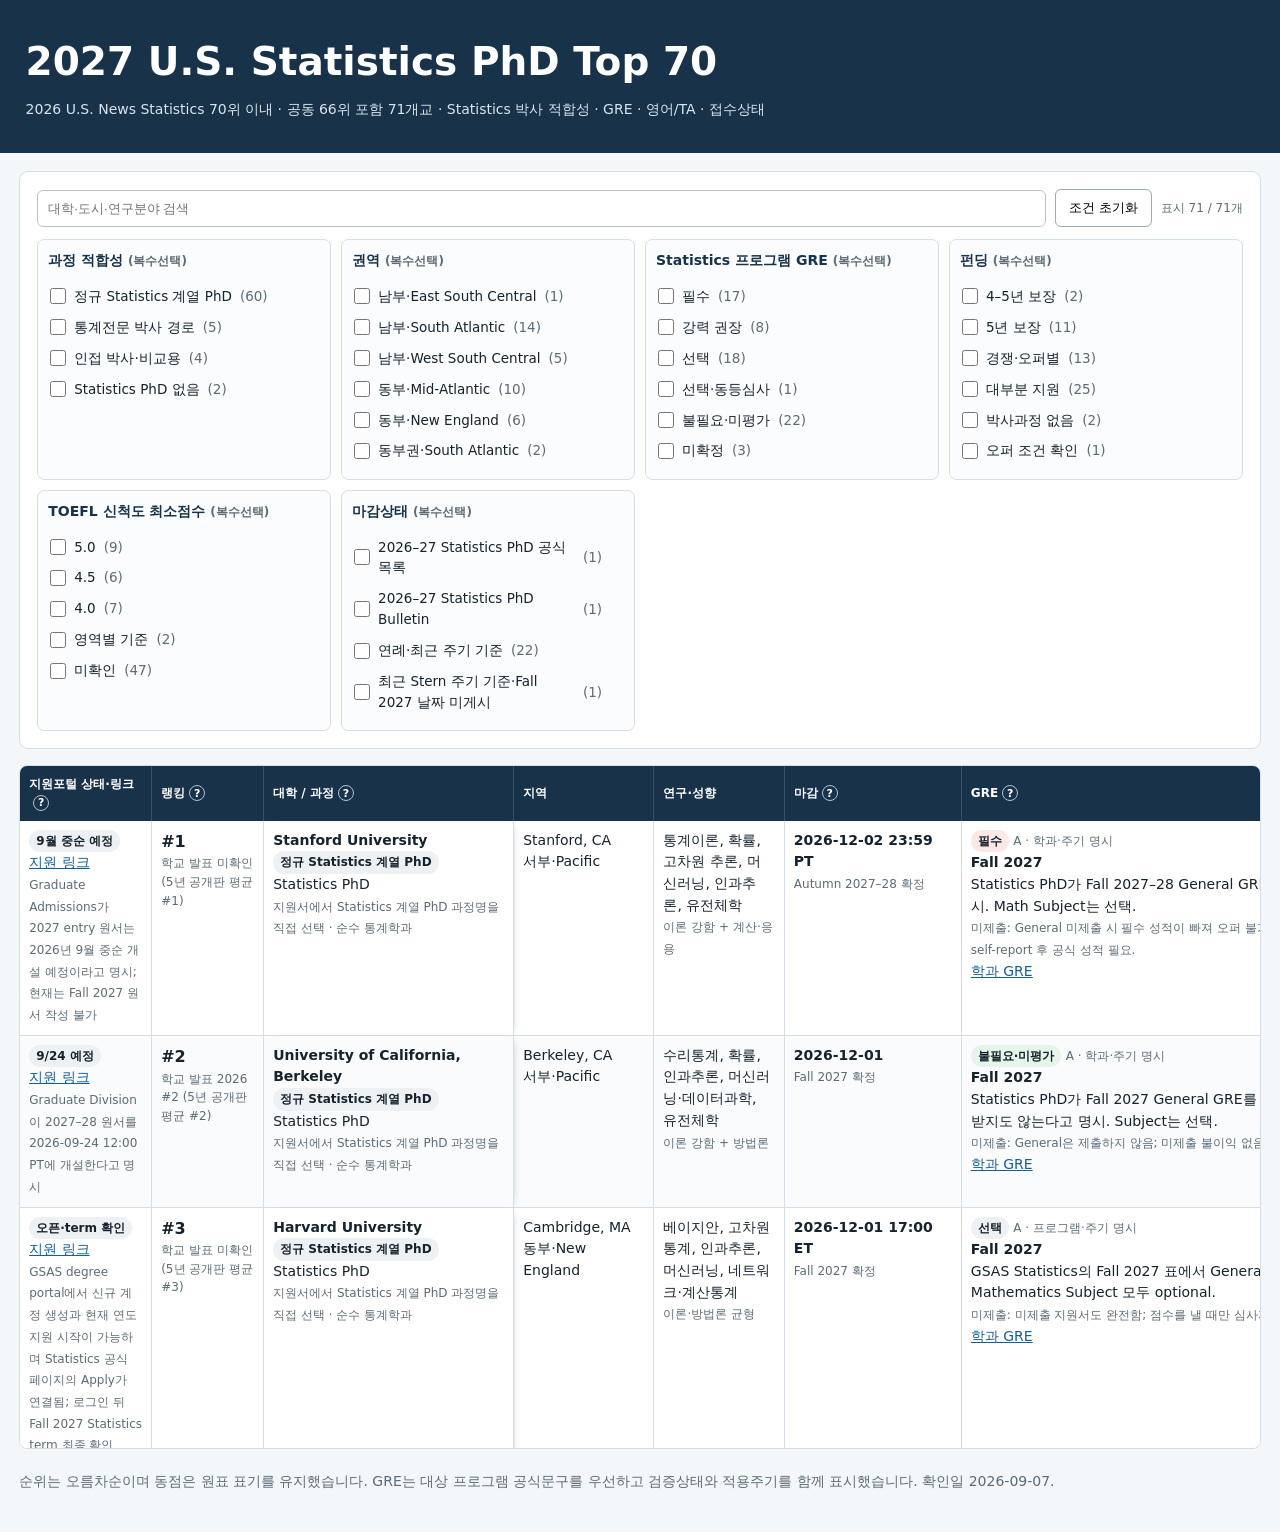
<file: phd_prep/index.html>
<!doctype html><html lang="ko"><head><meta charset="utf-8"><meta name="viewport" content="width=device-width,initial-scale=1"><title>2027 U.S. Statistics PhD Top 70</title><style>
:root{--navy:#18324a;--blue:#2f6b9a;--ink:#16232d;--muted:#5d6b75;--line:#d5dee6;--bg:#f4f7fa;--green:#e6f4ea;--amber:#fff1cc;--red:#fde7e7}*{box-sizing:border-box}body{margin:0;background:var(--bg);color:var(--ink);font:14px/1.55 system-ui,-apple-system,"Noto Sans KR",sans-serif}header{background:var(--navy);color:#fff;padding:32px max(18px,2vw)}h1{margin:0 0 7px;font-size:clamp(25px,4vw,39px)}header p{margin:0;color:#d9e5ee}.wrap{width:100%;max-width:none;margin:0;padding:18px max(12px,1.5vw)}.card{background:#fff;border:1px solid var(--line);border-radius:9px;padding:17px;margin-bottom:16px}.grid{display:grid;grid-template-columns:repeat(auto-fit,minmax(160px,1fr));gap:10px;margin-bottom:16px}.metric{background:#fff;border:1px solid var(--line);border-radius:8px;padding:13px}.metric b{display:block;font-size:25px;color:var(--blue)}.toolbar{display:flex;gap:9px;align-items:center;flex-wrap:wrap;margin-bottom:12px}.toolbar input{min-width:300px;flex:1;border:1px solid #b8c4ce;border-radius:6px;padding:10px}.toolbar button{border:1px solid #9aaab7;border-radius:6px;background:#fff;padding:9px 13px;cursor:pointer}.filtergrid{display:grid;grid-template-columns:repeat(auto-fit,minmax(260px,1fr));gap:10px;align-items:start}.filtergroup{min-width:0;border:1px solid var(--line);border-radius:7px;background:#fafcfd;padding:10px}.filtergroup h3{margin:0 0 7px;font-size:14px;color:var(--navy)}.checks{height:190px;overflow-y:auto;overflow-x:hidden;padding:2px 5px 2px 0;scrollbar-gutter:stable}.checks label{display:flex;align-items:center;gap:8px;padding:5px 2px;font-size:13.5px}.checks input{width:16px;height:16px;margin:0;flex:0 0 auto}.checks .optiontext{min-width:0;overflow-wrap:anywhere}.checks .count{color:var(--muted);font-variant-numeric:tabular-nums;white-space:nowrap}.tablebox{overflow:auto;max-height:76vh;border:1px solid var(--line);border-radius:8px;background:#fff}table{border-collapse:separate;border-spacing:0;width:100%;min-width:3050px}th{position:sticky;top:0;z-index:2;background:var(--navy);color:#fff;text-align:left;padding:9px;border-right:1px solid #395268;font-size:12px}td{padding:9px;border-right:1px solid var(--line);border-bottom:1px solid var(--line);vertical-align:top}th:first-child,td:first-child{width:132px;min-width:132px;max-width:132px;overflow-wrap:anywhere}tr:nth-child(even) td{background:#f9fbfc}a{color:#185f90}.tag{display:inline-block;border-radius:999px;padding:2px 7px;font-size:12px;font-weight:650;background:#edf1f4}.필수{background:var(--red)}.강력권장{background:var(--amber)}.불필요미평가{background:var(--green)}.small{font-size:12px;color:var(--muted)}.help{display:inline-grid;place-items:center;position:relative;margin-left:4px;width:16px;height:16px;border:1px solid #adc4d6;border-radius:50%;color:#fff;font:700 11px/1 system-ui;cursor:help;outline:none}.help::after{content:attr(data-tip);position:absolute;left:0;top:23px;width:270px;padding:9px 10px;border:1px solid #9db0bf;border-radius:6px;background:#fff;color:var(--ink);font:12px/1.45 system-ui;box-shadow:0 5px 18px #102a3d33;opacity:0;visibility:hidden;transform:translateY(-4px);transition:.12s;white-space:normal;z-index:20}.help:hover::after,.help:focus::after{opacity:1;visibility:visible;transform:none}footer{padding:22px 0;color:var(--muted)}@media(max-width:1000px){.wrap{padding:10px}.toolbar input{min-width:100%}}
</style></head><body><header><h1>2027 U.S. Statistics PhD Top 70</h1><p>2026 U.S. News Statistics 70위 이내 · 공동 66위 포함 71개교 · Statistics 박사 적합성 · GRE · 영어/TA · 접수상태</p></header><main class="wrap"><section class="grid" id="metrics"></section><section class="card"><div class="toolbar"><input id="q" placeholder="대학·도시·연구분야 검색"><button id="reset" type="button">조건 초기화</button><span id="shown" class="small"></span></div><div class="filtergrid" id="filters"></div></section><div class="tablebox"><table><thead><tr><th>지원포털 상태·링크<span class="help" tabindex="0" data-tip="‘오픈’은 공개 상태에서 Fall 2027 접수 가능 근거를 확인한 경우만 사용합니다. 안내 페이지 접속과 실제 원서 term 개설을 구분했습니다.">?</span></th><th>랭킹<span class="help" tabindex="0" data-tip="굵은 값은 2026 U.S. News Statistics 순위입니다. 전체표는 UhakBrain 재게시본을 사용하고 대학 공식 발표로 교차확인했습니다.">?</span></th><th>대학 / 과정<span class="help" tabindex="0" data-tip="정규 Statistics 계열 PhD와 공식 통계전문 경로를 구분했습니다. Biostatistics·Applied Mathematics 인접학위 4개와 Statistics PhD 미개설 2개는 비교·주의용입니다.">?</span></th><th>지역</th><th>연구·성향</th><th>마감<span class="help" tabindex="0" data-tip="Fall 2027 확정일과 최근 주기 예상일을 구분했습니다. TBA는 제출 전에 다시 확인해야 합니다.">?</span></th><th>GRE<span class="help wide-tip" tabindex="0" data-tip="학과·프로그램 문구를 최우선으로 적용했습니다. not required/no longer required이고 권장·평가 이점이 없으면 불필요·미평가입니다. 선택은 optional·고려·권장 문구가 있는 경우이고, 선택·동등심사는 미제출 지원서도 제출 지원서와 동일한 full consideration을 받는다고 직접 명시한 경우입니다. A=대상과정이 직접 명시, B=공식이지만 주기·목록·충돌 한계, C=Fall 2027 대상과정 문구 미확정입니다. General과 Subject는 근거문에서 분리했습니다.">?</span></th><th>TOEFL 신/구 · IELTS<span class="help" tabindex="0" data-tip="학교가 공식 게시한 최소점수만 표시합니다. 신척도 미게시 학교에는 구척도 최소를 유지하고 환산 추정값은 쓰지 않았습니다. TA 기준은 별도입니다.">?</span></th><th>TA 영어·지원<span class="help" tabindex="0" data-tip="입학 영어점수와 TA/ITA 구두영어 자격을 분리한 정보입니다.">?</span></th><th>지원/오퍼/등록<span class="help" tabindex="0" data-tip="학과가 공식 공개한 경우만 기재했습니다. 빈칸은 0명이 아니라 미공개입니다.">?</span></th><th>펀딩<span class="help" tabindex="0" data-tip="보장연수, 9개월·12개월 여부, 여름지원, 등록금·수수료·보험을 오퍼에서 확인해야 합니다.">?</span></th><th>실제 학계진출 근거<span class="help" tabindex="0" data-tip="A는 최근 목적지 명단·대시보드, B는 공식 정성 설명·alumni, C는 실제 목적지 자료 부족입니다.">?</span></th><th>행동</th><th>공식 출처<span class="help" tabindex="0" data-tip="대상 프로그램 GRE를 첫 링크로 두고 Graduate School 공통 GRE, 입학, 펀딩, placement를 분리했습니다.">?</span></th></tr></thead><tbody id="body"></tbody></table></div><footer>순위는 오름차순이며 동점은 원표 표기를 유지했습니다. GRE는 대상 프로그램 공식문구를 우선하고 검증상태와 적용주기를 함께 표시했습니다. 확인일 2026-09-07.</footer></main><script>
const data=[{"n":1,"rank":"2026 U.S. News Statistics 공동순위 포함 #1","u":"Stanford University","p":"Statistics PhD","loc":"Stanford, CA","region":"서부·Pacific","structure":"순수 통계학과","focus":"통계이론, 확률, 고차원 추론, 머신러닝, 인과추론, 유전체학","orient":"이론 강함 + 계산·응용","career":"교수·연구소, 빅테크/AI, 바이오·금융 연구","korean":"미공개","volume":"미공개","cohort":"Fall만 선발","deadline":"2026-12-02 23:59 PT","dstatus":"Autumn 2027–28 확정","gre":"필수","impact":"General 미제출 시 필수 성적이 빠져 오퍼 불가; 마감일까지 self-report 후 공식 성적 필요.","funding":"PhD 재정지원 제공; 개별 오퍼에서 기간·여름지원 확인","flevel":"통상 전액","admissions":"https://statistics.stanford.edu/admissions/statistics-phd-admissions","finance":"https://statistics.stanford.edu/admissions/prospective-graduate-students","research":"https://statistics.stanford.edu/research","action":"General GRE 필수. Fall 2027 원서는 9월 중순 개설 예정; Knight-Hennessy는 12/1까지 학과 원서 제출","recheck":"제출 직전 포털·KHS 별도마감 확인","greEvidence":"Statistics PhD가 Fall 2027–28 General GRE를 필수로 명시. Math Subject는 선택.","greCycle":"Fall 2027","greGrade":"A · 학과·주기 명시","greUrl":"https://statistics.stanford.edu/admissions/statistics-phd-admissions","toeflNew":"4.5","toeflOld":"90","ielts":"7.0","waiver":"영어권 학위/최근 2년 영어환경 등 공식 조건","taEnglish":"입학 후 배치; 5.5/109 또는 IELTS 8 미만은 평가 가능","ta":"TA/RA 제공","englishNote":"신척도 공식","applicants":null,"admits":null,"enrolled":null,"statNote":"학과 수준 미공개","statQuality":"공개 자료 없음","statSource":"https://statistics.stanford.edu/admissions/statistics-phd-admissions","academicClass":"강함(정성)","placementEvidence":"공식 alumni·논문 목록은 있으나 현재 직장 비율은 미공개","academicShare":"미공개","placementGrade":"B","placementSource":"https://statistics.stanford.edu/people/alumni","rankHistory":"2026 USN 최상위권 / 2022 #1","usn2026":1,"rankSource":"https://www.uhakbrain.com/2026-statistics-ranking/","programFit":"정규 Statistics 계열 PhD","programFitNote":"지원서에서 Statistics 계열 PhD 과정명을 직접 선택","portalStatus":"9월 중순 예정","portalLink":"https://gradadmissions.stanford.edu/apply","portalNote":"Graduate Admissions가 2027 entry 원서는 2026년 9월 중순 개설 예정이라고 명시; 현재는 Fall 2027 원서 작성 불가","gradGrePolicy":"대학원 공통 필수 아님·프로그램별","gradGreDetail":"Graduate School 공통요건만으로 제출 여부를 정할 수 없음; 통계학 프로그램 최종정책을 함께 적용","gradGreUrl":"https://gradadmissions.stanford.edu/apply/test-scores","facultyContact":"사전 연락은 대체로 불필요; SOP에 현재 faculty fit 2–3명과 구체 주제를 연결","summer":"9개월 stipend인지, 여름 RA/TA가 별도인지 확인","extra":"등록금·mandatory fees·보험·비거주 등록금·12개월 생활비·qualifying exam·master-out·지도교수 변경 규정 확인"},{"n":2,"rank":"2026 U.S. News Statistics 공동순위 포함 #2","u":"University of California, Berkeley","p":"Statistics PhD","loc":"Berkeley, CA","region":"서부·Pacific","structure":"순수 통계학과","focus":"수리통계, 확률, 인과추론, 머신러닝·데이터과학, 유전체학","orient":"이론 강함 + 방법론","career":"교수·연구소, 테크/AI, 바이오·정책","korean":"미공개","volume":"미공개","cohort":"Fall만; 전원 펀딩 원칙","deadline":"2026-12-01","dstatus":"Fall 2027 확정","gre":"불필요·미평가","impact":"General은 제출하지 않음; 미제출 불이익 없음.","funding":"합격 PhD 최대 5년: 등록금·수수료·보험·stipend (GSI/GSR/펠로십)","flevel":"5년 보장","admissions":"https://statistics.berkeley.edu/academics/phd/admissions","finance":"https://statistics.berkeley.edu/academics/phd/admissions/financial-support","research":"https://statistics.berkeley.edu/research","action":"General GRE는 받지 않음. 원서는 9/24 12:00 PT 개설 예정","recheck":"2026-09 포털 개설 후 세부서류","greEvidence":"Statistics PhD가 Fall 2027 General GRE를 요구하지 않고 받지도 않는다고 명시. Subject는 선택.","greCycle":"Fall 2027","greGrade":"A · 학과·주기 명시","greUrl":"https://statistics.berkeley.edu/academics/phd/admissions","toeflNew":"5.0 (S/W 4.5)","toeflOld":"90","ielts":"7.0","waiver":"공식 면제조건","taEnglish":"GSI 구두영어 별도 승인","ta":"GSI/GSR","englishNote":"Fall 2027 신척도 공식","applicants":350,"admits":20,"enrolled":11,"statNote":"연 약 350 지원, 18–22 오퍼, 10–12 등록","statQuality":"최근 공식 FAQ","statSource":"https://statistics.berkeley.edu/academics/phd/requirements","academicClass":"강함·혼합","placementEvidence":"최근 alumni에 Rutgers·Mercer·Bucknell 등 조교수와 Google·Genentech·퀀트 등 동시 확인","academicShare":"미공개","placementGrade":"A","placementSource":"https://statistics.berkeley.edu/people/past/phd","rankHistory":"2026 USN #2","usn2026":2,"rankSource":"https://www.uhakbrain.com/2026-statistics-ranking/","programFit":"정규 Statistics 계열 PhD","programFitNote":"지원서에서 Statistics 계열 PhD 과정명을 직접 선택","portalStatus":"9/24 예정","portalLink":"https://gradapp.berkeley.edu/apply/?pk=PRG","portalNote":"Graduate Division이 2027–28 원서를 2026-09-24 12:00 PT에 개설한다고 명시","gradGrePolicy":"대학원 공통 필수 아님·프로그램별","gradGreDetail":"Graduate School 공통요건만으로 제출 여부를 정할 수 없음; 통계학 프로그램 최종정책을 함께 적용","gradGreUrl":"https://grad.berkeley.edu/admissions/application-process/requirements/","facultyContact":"사전 연락은 대체로 불필요; SOP에 현재 faculty fit 2–3명과 구체 주제를 연결","summer":"보장기간에 포함되는지 오퍼 확인","extra":"등록금·mandatory fees·보험·비거주 등록금·12개월 생활비·qualifying exam·master-out·지도교수 변경 규정 확인"},{"n":3,"rank":"2026 U.S. News Statistics 공동순위 포함 #3","u":"Harvard University","p":"Statistics PhD","loc":"Cambridge, MA","region":"동부·New England","structure":"순수 통계학과","focus":"베이지안, 고차원 통계, 인과추론, 머신러닝, 네트워크·계산통계","orient":"이론·방법론 균형","career":"교수·연구소, 테크/AI, 금융·바이오","korean":"미공개","volume":"공식 FAQ: qualified applicants 약 10% 합격; 2026 신입 13명","cohort":"소규모 집중형","deadline":"2026-12-01 17:00 ET","dstatus":"Fall 2027 확정","gre":"선택","impact":"미제출 지원서도 완전함; 점수를 낼 때만 심사자료가 됨.","funding":"거의 모든 PhD 등록금·stipend·TF/RA 지원","flevel":"통상 전액","admissions":"https://gsas.harvard.edu/program/statistics","finance":"https://statistics.fas.harvard.edu/phd-admissions-faq","research":"https://statistics.fas.harvard.edu/research","action":"GRE General·Math Subject 선택. GSAS 포털에서 Fall 2027 Statistics term을 확인하고 제출","recheck":"포털 시간대·영어시험 면제","greEvidence":"GSAS Statistics의 Fall 2027 표에서 General과 Mathematics Subject 모두 optional.","greCycle":"Fall 2027","greGrade":"A · 프로그램·주기 명시","greUrl":"https://gsas.harvard.edu/program/statistics","toeflNew":"5.0 (Speaking 4.5)","toeflOld":"95 (Speaking 23)","ielts":"7.0 (Speaking 6.5)","waiver":"학부 영어수업 학위 중심; 석사는 자동면제 아님","taEnglish":"Speaking 23–25/IELTS 7–7.5는 면담 가능; 더 낮으면 과정","ta":"TF/RA","englishNote":"2026 GSAS 기준","applicants":null,"admits":null,"enrolled":13,"statNote":"qualified applicant 약 10% 합격; 2026 신입 13명","statQuality":"지원자 모수 미공개","statSource":"https://statistics.fas.harvard.edu/phd-admissions-faq","academicClass":"강함·혼합","placementEvidence":"학계, 은행, IT, 의료·경제 연구, 공공정책에 걸친 우수 placement를 공식 설명","academicShare":"미공개","placementGrade":"B","placementSource":"https://statistics.fas.harvard.edu/graduate","rankHistory":"2022 USN 공동 #3; 2026 전체표 재확인","usn2026":3,"rankSource":"https://www.uhakbrain.com/2026-statistics-ranking/","programFit":"정규 Statistics 계열 PhD","programFitNote":"지원서에서 Statistics 계열 PhD 과정명을 직접 선택","portalStatus":"오픈·term 확인","portalLink":"https://apply.gsas.harvard.edu/portal/apply_degree","portalNote":"GSAS degree portal에서 신규 계정 생성과 현재 연도 지원 시작이 가능하며 Statistics 공식 페이지의 Apply가 연결됨; 로그인 뒤 Fall 2027 Statistics term 최종 확인","gradGrePolicy":"대학원 공통 필수 아님·프로그램별","gradGreDetail":"Graduate School 공통요건만으로 제출 여부를 정할 수 없음; 통계학 프로그램 최종정책을 함께 적용","gradGreUrl":"https://gsas.harvard.edu/apply/applying-degree-programs/gre","facultyContact":"사전 연락은 대체로 불필요; SOP에 현재 faculty fit 2–3명과 구체 주제를 연결","summer":"9개월 stipend인지, 여름 RA/TA가 별도인지 확인","extra":"등록금·mandatory fees·보험·비거주 등록금·12개월 생활비·qualifying exam·master-out·지도교수 변경 규정 확인"},{"n":4,"rank":"2026 U.S. News Statistics 공동순위 포함 #4","u":"University of Chicago","p":"Statistics PhD","loc":"Chicago, IL","region":"중서부·East North Central","structure":"순수 통계학과","focus":"점근이론, 고차원 추론, 확률, 머신러닝, 계산·응용수학","orient":"이론 강함","career":"교수·연구소, AI/테크, 퀀트·금융","korean":"미공개","volume":"미공개","cohort":"Fall만","deadline":"2027-01-04","dstatus":"Fall 2027 확정","gre":"강력 권장","impact":"필수는 아니나 두 시험 모두 권장 수준이 높아 미제출 시 비교자료가 줄어듦.","funding":"PhD 등록금·수수료·보험·생활비 지원; 국제학생 동일 원칙","flevel":"통상 전액","admissions":"https://stat.uchicago.edu/academics/admissions-faqs/","finance":"https://stat.uchicago.edu/academics/admissions-faqs/","research":"https://stat.uchicago.edu/research/","action":"General·Math Subject 모두 강력 권장. Fall 2027 지원서 오픈","recheck":"2026-09~10 Fall 2027 날짜","greEvidence":"Statistics가 General을 모든 지원자에게 strongly recommended, Math Subject를 PhD에 strongly recommended로 명시.","greCycle":"현재 공고 · 2025-12-02 개정","greGrade":"A · 학과 명시","greUrl":"https://stat.uchicago.edu/academics/admissions-faqs/","toeflNew":"미게시","toeflOld":"90","ielts":"7.0","waiver":"공식 조건","taEnglish":"대학 TA 구두영어 별도","ta":"TA/RA","englishNote":"구척도 공식; 신척도 환산","applicants":null,"admits":null,"enrolled":null,"statNote":"학과 수준 미공개","statQuality":"공개 자료 없음","statSource":"https://stat.uchicago.edu/academics/admissions-faqs/","academicClass":"혼합—최근 산업/퀀트 비중 높음","placementEvidence":"2024 UCI 조교수·2022 Cornell 포닥과 함께 Cubist·TikTok·Millennium·Chicago Trading·Citadel 등 다수","academicShare":"미공개","placementGrade":"A","placementSource":"https://stat.uchicago.edu/alumni/phd-alumni/","rankHistory":"2022 USN 공동 #3; 2026 전체표 재확인","usn2026":4,"rankSource":"https://www.uhakbrain.com/2026-statistics-ranking/","programFit":"정규 Statistics 계열 PhD","programFitNote":"지원서에서 Statistics 계열 PhD 과정명을 직접 선택","portalStatus":"오픈","portalLink":"https://apply-psd.uchicago.edu/apply/","portalNote":"Statistics FAQ가 Fall 2027 PhD 지원서가 현재 열려 있다고 명시","gradGrePolicy":"대학원 공통 필수 아님·프로그램별","gradGreDetail":"Graduate School 공통요건만으로 제출 여부를 정할 수 없음; 통계학 프로그램 최종정책을 함께 적용","gradGreUrl":"https://grad.uchicago.edu/admissions/apply/guidelines-and-deadlines/","facultyContact":"사전 연락은 대체로 불필요; SOP에 현재 faculty fit 2–3명과 구체 주제를 연결","summer":"9개월 stipend인지, 여름 RA/TA가 별도인지 확인","extra":"등록금·mandatory fees·보험·비거주 등록금·12개월 생활비·qualifying exam·master-out·지도교수 변경 규정 확인"},{"n":4,"rank":"2026 U.S. News Statistics 공동순위 포함 #4","u":"University of Pennsylvania (Wharton)","p":"Statistics & Data Science PhD","loc":"Philadelphia, PA","region":"동부·Mid-Atlantic","structure":"비즈니스스쿨 통계","focus":"베이지안, 인과, 고차원·ML, 계량·비즈니스 분석","orient":"방법론 + 비즈니스 응용","career":"교수(비즈니스·통계), 테크, 금융·컨설팅","korean":"미공개","volume":"미공개","cohort":"Wharton Doctoral 공통 지원","deadline":"2026-12-15 23:59 ET","dstatus":"Fall 2027 확정","gre":"필수","impact":"GRE/GMAT 중 하나가 없으면 필수서류 미충족.","funding":"합격자 전원 fellowship: stipend·등록금·건강보험","flevel":"통상 전액","admissions":"https://doctoral.wharton.upenn.edu/admissions/","finance":"https://doctoral.wharton.upenn.edu/admissions/","research":"https://statistics.wharton.upenn.edu/research/","action":"GRE 또는 GMAT 필수. Fall 2027 원서는 9/15 개설 예정","recheck":"시험 코드·점수 유효기간","greEvidence":"Wharton Doctoral application은 GRE 또는 GMAT 제출을 요구; Statistics & Data Science는 표준시험 대상.","greCycle":"현재 공고","greGrade":"A · 스쿨·전공 적용","greUrl":"https://doctoral.wharton.upenn.edu/application-requirements/","toeflNew":"미게시","toeflOld":"공식 최소 미게시","ielts":"공식 최소 미게시","waiver":"Wharton/대학원 조건","taEnglish":"TA 구두영어 별도","ta":"fellowship/TA/RA","englishNote":"정확한 신척도 재확인","applicants":null,"admits":null,"enrolled":null,"statNote":"학과 수준 미공개","statQuality":"공개 자료 없음","statSource":"https://doctoral.wharton.upenn.edu/admissions/","academicClass":"매우 강함","placementEvidence":"공식 FAQ가 졸업생 다수가 대학·연구기관 faculty position으로 진출한다고 명시","academicShare":"다수(정확 비율 미공개)","placementGrade":"A","placementSource":"https://doctoral.wharton.upenn.edu/faq/","rankHistory":"2022 USN 공동 #7; 2026 전체표 재확인","usn2026":4,"rankSource":"https://www.uhakbrain.com/2026-statistics-ranking/","programFit":"정규 Statistics 계열 PhD","programFitNote":"지원서에서 Statistics 계열 PhD 과정명을 직접 선택","portalStatus":"9/15 예정","portalLink":"https://doctoral.wharton.upenn.edu/","portalNote":"Wharton 공식 홈페이지가 Fall 2027 원서를 2026-09-15 개설한다고 명시","gradGrePolicy":"Wharton 별도 스쿨 정책","gradGreDetail":"Graduate School 공통요건만으로 제출 여부를 정할 수 없음; 통계학 프로그램 최종정책을 함께 적용","gradGreUrl":"https://doctoral.wharton.upenn.edu/admissions/","facultyContact":"사전 연락은 대체로 불필요; SOP에 현재 faculty fit 2–3명과 구체 주제를 연결","summer":"9개월 stipend인지, 여름 RA/TA가 별도인지 확인","extra":"등록금·mandatory fees·보험·비거주 등록금·12개월 생활비·qualifying exam·master-out·지도교수 변경 규정 확인"},{"n":6,"rank":"2026 U.S. News Statistics 공동순위 포함 #6","u":"Carnegie Mellon University","p":"Statistics & Data Science PhD","loc":"Pittsburgh, PA","region":"동부·Mid-Atlantic","structure":"통계·데이터과학; Stat/ML 공동과정","focus":"머신러닝, 인과추론, 베이지안, 네트워크, 신경과학·공공정책","orient":"계산·방법론 강함","career":"교수·연구소, AI/테크, 정책·바이오","korean":"미공개","volume":"미공개","cohort":"Statistics PhD와 공동 Stat/ML 트랙 구분","deadline":"2026-12-01","dstatus":"Fall 2027 확정","gre":"선택","impact":"순수 Statistics PhD는 미제출 불이익이 명시되지 않음; 지원 과정명을 정확히 선택.","funding":"전원 등록금 + 9개월 기준 월 약 $3,100 stipend(현재 안내)","flevel":"통상 전액","admissions":"https://www.cmu.edu/dietrich/statistics-datascience/academics/phd/application-process.html","finance":"https://www.cmu.edu/dietrich/statistics-datascience/academics/phd/application-process.html","research":"https://www.cmu.edu/dietrich/statistics-datascience/research/index.html","action":"순수 Statistics PhD의 GRE는 선택. 원서는 10/1 개설; joint program은 별도 시험요건 확인","recheck":"공동 Stat/ML 지원 시 GRE·마감 재확인","greEvidence":"Statistics PhD는 GRE optional. Joint Statistics/Machine Learning 등 공동과정은 별도 요구 가능.","greCycle":"Fall 2027","greGrade":"A · 학과·주기 명시","greUrl":"https://www.cmu.edu/dietrich/statistics-datascience/academics/phd/application-process.html","toeflNew":"미게시","toeflOld":"84 (S18/R22/L22/W22)","ielts":"7.5; DET 125","waiver":"공식 조건","taEnglish":"모든 비원어민 ITA 인증; 지원과 연계","ta":"TA/RA, 주 10시간 이내","englishNote":"월 약 $3,100×9개월 안내","applicants":null,"admits":null,"enrolled":null,"statNote":"학과 수준 미공개","statQuality":"공개 자료 없음","statSource":"https://www.cmu.edu/dietrich/statistics-datascience/academics/phd/application-process.html","academicClass":"강함·혼합","placementEvidence":"프로그램이 academia·industry·government research 경로를 명시","academicShare":"미공개","placementGrade":"B","placementSource":"https://www.cmu.edu/dietrich/statistics-datascience/academics/phd/index.html","rankHistory":"2026 USN 공동 #6","usn2026":6,"rankSource":"https://www.uhakbrain.com/2026-statistics-ranking/","programFit":"정규 Statistics 계열 PhD","programFitNote":"지원서에서 Statistics 계열 PhD 과정명을 직접 선택","portalStatus":"10/1 예정","portalLink":"https://www.cmu.edu/dietrich/statistics-datascience/academics/phd/application-process.html","portalNote":"Statistics가 Fall 2027 원서를 2026-10-01 개설한다고 명시","gradGrePolicy":"중앙 일괄정책 없음·학과별","gradGreDetail":"Graduate School 공통요건만으로 제출 여부를 정할 수 없음; 통계학 프로그램 최종정책을 함께 적용","gradGreUrl":"https://www.cmu.edu/graduate/prospective/","facultyContact":"사전 연락은 대체로 불필요; SOP에 현재 faculty fit 2–3명과 구체 주제를 연결","summer":"9개월 stipend인지, 여름 RA/TA가 별도인지 확인","extra":"등록금·mandatory fees·보험·비거주 등록금·12개월 생활비·qualifying exam·master-out·지도교수 변경 규정 확인"},{"n":6,"rank":"2026 U.S. News Statistics 공동순위 포함 #6","u":"Duke University","p":"Statistical Science PhD","loc":"Durham, NC","region":"남부·South Atlantic","structure":"통계과학","focus":"베이지안·의사결정, 계산통계, 머신러닝, 바이오인포매틱스","orient":"방법론·응용 균형","career":"교수·연구소, 테크, 제약·보건, 금융","korean":"미공개","volume":"미공개","cohort":"Fall만","deadline":"2026-12-15","dstatus":"현재 Statistical Science 공식 마감","gre":"필수","impact":"현재 공개문구상 제출 필요. 다만 문구가 주기 비특정이므로 Fall 2027 포털에서도 재확인.","funding":"5년 또는 학위완료까지 등록금·수수료 + 12개월 stipend(TA/RA)","flevel":"5년 보장","admissions":"https://stat.duke.edu/phd/prospective-students/how-to-apply","finance":"https://stat.duke.edu/phd/prospective-students/financial-support","research":"https://stat.duke.edu/research","action":"Statistics PhD는 Duke 프로그램 표에서 GRE General 필수. 2027 원서 오픈","recheck":"2026-09 GRE 항목","greEvidence":"Statistical Science PhD 지원 페이지가 Duke 기본요건에 GRE를 포함한다고 명시.","greCycle":"현재 공고 · 주기 비특정","greGrade":"B · 학과 문구·주기 불명","greUrl":"https://stat.duke.edu/phd/prospective-students/how-to-apply","toeflNew":"5.0","toeflOld":"90","ielts":"7.0","waiver":"영어권 국가 영어전용 대학 2년 이상 등","taEnglish":"비원어민 합격자는 면제 여부와 무관하게 배치시험","ta":"TA/RA","englishNote":"입학 후 ELP 시험","applicants":null,"admits":null,"enrolled":null,"statNote":"학과 수준 미공개","statQuality":"공개 자료 없음","statSource":"https://stat.duke.edu/phd/prospective-students/how-to-apply","academicClass":"강함·혼합","placementEvidence":"Graduate School 공식 career outcomes dashboard 제공; 지원 전 연도별 목적지 직접 필터 권장","academicShare":"대시보드 확인","placementGrade":"A","placementSource":"https://gradschool.duke.edu/about/statistics/statistical-science-phd-career-outcomes-statistics/","rankHistory":"2026 USN 공동 #6","usn2026":6,"rankSource":"https://www.uhakbrain.com/2026-statistics-ranking/","programFit":"정규 Statistics 계열 PhD","programFitNote":"지원서에서 Statistics 계열 PhD 과정명을 직접 선택","portalStatus":"오픈","portalLink":"https://gradschool.duke.edu/admissions/application-instructions/","portalNote":"Graduate School이 2027 입학 원서가 현재 이용 가능하다고 명시; Statistical Science 과정 선택 후 제출","gradGrePolicy":"대학원 공통 필수 아님·프로그램별","gradGreDetail":"Graduate School 공통요건만으로 제출 여부를 정할 수 없음; 통계학 프로그램 최종정책을 함께 적용","gradGreUrl":"https://gradschool.duke.edu/admissions/application-instructions/gre-scores/","facultyContact":"사전 연락은 대체로 불필요; SOP에 현재 faculty fit 2–3명과 구체 주제를 연결","summer":"보장기간에 포함되는지 오퍼 확인","extra":"등록금·mandatory fees·보험·비거주 등록금·12개월 생활비·qualifying exam·master-out·지도교수 변경 규정 확인"},{"n":6,"rank":"2026 U.S. News Statistics 공동순위 포함 #6","u":"University of Michigan–Ann Arbor","p":"Statistics PhD","loc":"Ann Arbor, MI","region":"중서부·East North Central","structure":"순수 통계학과","focus":"통계이론·확률, 고차원·ML, 인과, 공간·시계열, 학제응용","orient":"이론·응용 균형","career":"교수·연구소, 정부, 테크·금융·바이오","korean":"미공개","volume":"연 350–400 지원, 30–40 오퍼, 12–15 등록; 국제학생 50–60%","cohort":"중형 코호트","deadline":"2026-12-15","dstatus":"연례·최근 주기 기준","gre":"선택","impact":"미제출로 불완전 처리되지 않음; 강한 점수도 보조자료 수준.","funding":"합격 PhD 5년 stipend·등록금·benefits 보장","flevel":"5년 보장","admissions":"https://lsa.umich.edu/stats/phd-students/ProspectiveGraduateStudents/graduate-degree-application.html","finance":"https://lsa.umich.edu/stats/phd-students/phd-program.html","research":"https://lsa.umich.edu/stats/research.html","action":"GRE보다 관련 수학과목·연구 증거","recheck":"2026-09 세부일정","greEvidence":"Statistics PhD는 GRE를 더 이상 요구하지 않으며 제출 시에도 minor/supporting role이라고 명시.","greCycle":"현재 공고","greGrade":"A · 학과 명시","greUrl":"https://lsa.umich.edu/stats/phd-students/ProspectiveGraduateStudents/graduate-degree-application.html","toeflNew":"미게시","toeflOld":"84","ielts":"6.5","waiver":"Rackham 공식 조건","taEnglish":"GSI spoken-English 별도","ta":"GSI/GSRA","englishNote":"최신 신척도 재확인","applicants":375,"admits":35,"enrolled":14,"statNote":"연 350–400 지원, 30–40 오퍼, 12–15 등록; 국제학생 50–60%","statQuality":"공식 FAQ의 범위 중간값","statSource":"https://lsa.umich.edu/stats/phd-students/ProspectiveGraduateStudents/prospective-phd-student-FAQs.html","academicClass":"강함","placementEvidence":"공식 프로그램이 많은 졸업생이 peer institution 교수, 그 외 연구소·정부·산업으로 진출한다고 설명","academicShare":"미공개","placementGrade":"B","placementSource":"https://lsa.umich.edu/stats/phd-students.html","rankHistory":"2026 USN 공동 #6","usn2026":6,"rankSource":"https://www.uhakbrain.com/2026-statistics-ranking/","programFit":"정규 Statistics 계열 PhD","programFitNote":"지원서에서 Statistics 계열 PhD 과정명을 직접 선택","portalStatus":"원서 미확인","portalLink":"https://lsa.umich.edu/stats/phd-students/ProspectiveGraduateStudents/graduate-degree-application.html","portalNote":"공식 입학 페이지는 재확인했지만, 공개 상태에서 Fall 2027 원서를 실제 작성할 수 있다는 증거는 확인하지 못함; 포털 로그인 뒤 term을 재확인","gradGrePolicy":"대학원 공통 필수 아님·프로그램별","gradGreDetail":"Graduate School 공통요건만으로 제출 여부를 정할 수 없음; 통계학 프로그램 최종정책을 함께 적용","gradGreUrl":"https://rackham.umich.edu/admissions/applying/minimum-requirements/","facultyContact":"사전 연락은 대체로 불필요; SOP에 현재 faculty fit 2–3명과 구체 주제를 연결","summer":"보장기간에 포함되는지 오퍼 확인","extra":"등록금·mandatory fees·보험·비거주 등록금·12개월 생활비·qualifying exam·master-out·지도교수 변경 규정 확인"},{"n":6,"rank":"2026 U.S. News Statistics 공동순위 포함 #6","u":"University of Washington","p":"Statistics PhD","loc":"Seattle, WA","region":"서부·Pacific","structure":"순수 통계학과","focus":"확률, 베이지안, 머신러닝, 네트워크, 통계유전학","orient":"이론·방법론 균형","career":"교수·연구소, 시애틀 테크, 바이오·공공기관","korean":"미공개","volume":"미공개","cohort":"2026-08-01 지원 개시; 2027-02 중하순 결과 예정","deadline":"2026-12-01","dstatus":"Fall 2027 확정","gre":"불필요·미평가","impact":"General은 보내도 심사되지 않음. Math Subject는 선택자료이고 미제출 불이익 없음.","funding":"TA/RA/펠로십 중심; 오퍼서 기간·여름 확인","flevel":"대부분 지원","admissions":"https://stat.uw.edu/academics/graduate/applying","finance":"https://stat.uw.edu/academics/graduate/applying/faq","research":"https://stat.uw.edu/research","action":"GRE 보내지 않기; faculty fit·이론 배경 강조","recheck":"영어시험·성적표 지침","greEvidence":"Fall 2027 Statistics 입학 페이지가 General GRE를 전혀 사용하지 않는다고 명시. Math Subject는 optional이며 미제출에 불이익이 없다고 명시.","greCycle":"Fall 2027","greGrade":"A · 학과·주기 명시","greUrl":"https://stat.uw.edu/academics/graduate/applying","toeflNew":"5.0 (Speaking)","toeflOld":"26 (Speaking)","ielts":"7.0 (Speaking)","waiver":"공식 조건","taEnglish":"PhD는 TA 자격 수준을 사실상 권고; 미충족자를 극소수만 선발","ta":"TA/RA","englishNote":"Fall 2027 학과 권고치","applicants":null,"admits":null,"enrolled":null,"statNote":"학과 수준 미공개","statQuality":"공개 자료 없음","statSource":"https://stat.uw.edu/academics/graduate/applying","academicClass":"강함(정성)","placementEvidence":"공식 PhD alumni directory는 제공하나 직장 목적지 비율은 미공개","academicShare":"미공개","placementGrade":"B","placementSource":"https://stat.uw.edu/people/alumni/phd","rankHistory":"2026 USN 공동 #6","usn2026":6,"rankSource":"https://www.uhakbrain.com/2026-statistics-ranking/","programFit":"정규 Statistics 계열 PhD","programFitNote":"지원서에서 Statistics 계열 PhD 과정명을 직접 선택","portalStatus":"오픈","portalLink":"https://apps.grad.uw.edu/applForAdmiss/","portalNote":"Statistics가 Autumn 2027 원서를 2026-08-01부터 제출할 수 있다고 명시","gradGrePolicy":"대학원 공통 필수 아님·프로그램별","gradGreDetail":"Graduate School 공통요건만으로 제출 여부를 정할 수 없음; 통계학 프로그램 최종정책을 함께 적용","gradGreUrl":"https://grad.uw.edu/admission/understanding-the-application-process/admissions-faqs/","facultyContact":"사전 연락은 대체로 불필요; SOP에 현재 faculty fit 2–3명과 구체 주제를 연결","summer":"9개월 stipend인지, 여름 RA/TA가 별도인지 확인","extra":"등록금·mandatory fees·보험·비거주 등록금·12개월 생활비·qualifying exam·master-out·지도교수 변경 규정 확인"},{"n":10,"rank":"2026 U.S. News Statistics 공동순위 포함 #10","u":"Columbia University","p":"Statistics PhD","loc":"New York, NY","region":"동부·Mid-Atlantic","structure":"순수 통계학과","focus":"고차원 통계, 머신러닝, 베이지안, 인과추론, 시계열·생물통계","orient":"방법론·응용 균형","career":"교수·연구소, 테크·금융·제약","korean":"미공개","volume":"학과가 지원·합격 분포를 공개하지 않는다고 명시","cohort":"해마다 규모 변동","deadline":"2027-01-07","dstatus":"Fall 2027 확정","gre":"불필요·미평가","impact":"지원 필수요건이 아니므로 미제출로 불완전 처리되지 않음.","funding":"합격 PhD 최대 5년 등록금·수수료·stipend","flevel":"5년 보장","admissions":"https://www.gsas.columbia.edu/content/statistics-phd","finance":"https://stat.columbia.edu/programs/ph-d-program/","research":"https://stat.columbia.edu/research/","action":"GRE General 불필요. GSAS 포털에서 Fall 2027 term 선택 가능 여부 확인 후 제출","recheck":"구 학과 FAQ보다 GSAS 최신 페이지 우선","greEvidence":"GSAS Statistics PhD Fall 2027 프로그램 표의 GRE General 항목이 No.","greCycle":"Fall 2027","greGrade":"A · 프로그램·주기 명시","greUrl":"https://www.gsas.columbia.edu/content/statistics-phd","toeflNew":"5.0","toeflOld":"100","ielts":"7.5","waiver":"GSAS 공식 조건","taEnglish":"TA 구두영어 별도 가능","ta":"TA/RA","englishNote":"높은 영어 최소점수","applicants":null,"admits":null,"enrolled":null,"statNote":"학과 수준 미공개","statQuality":"공개 자료 없음","statSource":"https://www.gsas.columbia.edu/content/statistics-phd","academicClass":"혼합/자료 부족","placementEvidence":"공식 최근 졸업생별 목적지·비율을 확인하지 못함; 프로그램 설명만으로 교수 진출률을 추정하지 않음","academicShare":"미공개","placementGrade":"C","placementSource":"https://stat.columbia.edu/research/","rankHistory":"2022 USN 공동 #5; 2026 전체표 재확인","usn2026":10,"rankSource":"https://www.uhakbrain.com/2026-statistics-ranking/","programFit":"정규 Statistics 계열 PhD","programFitNote":"지원서에서 Statistics 계열 PhD 과정명을 직접 선택","portalStatus":"포털 접속","portalLink":"https://apply.gsas.columbia.edu/apply/","portalNote":"Fall 2027 Statistics 요건과 2027-01-07 마감이 공개되었고 GSAS 포털은 계정 생성 가능","gradGrePolicy":"대학원 공통 필수 아님·프로그램별","gradGreDetail":"Graduate School 공통요건만으로 제출 여부를 정할 수 없음; 통계학 프로그램 최종정책을 함께 적용","gradGreUrl":"https://www.gsas.columbia.edu/content/frequently-asked-questions","facultyContact":"사전 연락은 대체로 불필요; SOP에 현재 faculty fit 2–3명과 구체 주제를 연결","summer":"보장기간에 포함되는지 오퍼 확인","extra":"등록금·mandatory fees·보험·비거주 등록금·12개월 생활비·qualifying exam·master-out·지도교수 변경 규정 확인"},{"n":10,"rank":"2026 U.S. News Statistics 공동순위 포함 #10","u":"Yale University","p":"Statistics & Data Science PhD","loc":"New Haven, CT","region":"동부·New England","structure":"통계·데이터과학","focus":"통계이론, 베이지안·의사결정, 확률·정보이론, ML·네트워크·유전체","orient":"이론 강함 + 계산","career":"교수·연구소, AI/테크, 금융·바이오","korean":"미공개","volume":"Fall 2024: 300+ 지원, 15–18 오퍼, 6–8 등록","cohort":"매우 소규모","deadline":"2026-12-01","dstatus":"연례·최근 주기 기준","gre":"선택","impact":"미제출 지원서도 완전함; 제출 점수는 선택자료.","funding":"통상 전액 지원","flevel":"통상 전액","admissions":"https://statistics.yale.edu/graduates/phd-program/phd-admissions","finance":"https://gsas.yale.edu/resources-students/finances-fellowships","research":"https://statistics.yale.edu/research","action":"선택 GRE보다 fit·추천서 중요","recheck":"Fall 2027 GSAS 마감","greEvidence":"Statistics & Data Science PhD가 General 및 Subject를 모두 optional로 명시.","greCycle":"현재 공고","greGrade":"A · 학과 명시","greUrl":"https://statistics.yale.edu/graduates/phd-program/phd-admissions","toeflNew":"미게시","toeflOld":"100","ielts":"공식 최소 미확인","waiver":"대학원 공식 면제조건 확인","taEnglish":"TA/ITA 구두영어는 입학보다 높을 수 있음","ta":"TA/RA·오퍼별","englishNote":"공식 최소점수를 확인하지 못해 관행값·환산값을 쓰지 않음","applicants":300,"admits":17,"enrolled":7,"statNote":"Fall 2024: 300+ 지원, 15–18 오퍼, 6–8 등록","statQuality":"지원자는 하한; 오퍼·등록은 중간값","statSource":"https://statistics.yale.edu/graduates/phd-program/phd-admissions","academicClass":"혼합/자료 부족","placementEvidence":"공식 최근 졸업생별 목적지·비율을 확인하지 못함; 프로그램 설명만으로 교수 진출률을 추정하지 않음","academicShare":"미공개","placementGrade":"C","placementSource":"https://statistics.yale.edu/research","rankHistory":"2022 USN 공동 #13; 2026 전체표 재확인","usn2026":10,"rankSource":"https://www.uhakbrain.com/2026-statistics-ranking/","programFit":"정규 Statistics 계열 PhD","programFitNote":"지원서에서 Statistics 계열 PhD 과정명을 직접 선택","portalStatus":"원서 미확인","portalLink":"https://statistics.yale.edu/graduates/phd-program/phd-admissions","portalNote":"공식 입학 페이지는 재확인했지만, 공개 상태에서 Fall 2027 원서를 실제 작성할 수 있다는 증거는 확인하지 못함; 포털 로그인 뒤 term을 재확인","gradGrePolicy":"대학원 공통 필수 아님·프로그램별","gradGreDetail":"Graduate School 공통요건만으로 제출 여부를 정할 수 없음; 통계학 프로그램 최종정책을 함께 적용","gradGreUrl":"https://gsas.yale.edu/admissions/phdmasters-application-process/standardized-testing-requirements","facultyContact":"사전 연락은 대체로 불필요; SOP에 현재 faculty fit 2–3명과 구체 주제를 연결","summer":"9개월 stipend인지, 여름 RA/TA가 별도인지 확인","extra":"등록금·mandatory fees·보험·비거주 등록금·12개월 생활비·qualifying exam·master-out·지도교수 변경 규정 확인"},{"n":12,"rank":"2026 U.S. News Statistics 공동순위 포함 #12","u":"Cornell University","p":"Statistics PhD","loc":"Ithaca, NY","region":"동부·Mid-Atlantic","structure":"Statistics & Data Science","focus":"고차원, ML, 인과, 베이지안, 함수·공간자료, 생물응용","orient":"방법론·응용 균형","career":"교수·연구소, 테크·금융·바이오","korean":"미공개","volume":"미공개","cohort":"지원 제공 가능한 경우에 주로 합격","deadline":"2027-01-04","dstatus":"연례·최근 주기 기준","gre":"불필요·미평가","impact":"현재 목록상 GRE 없이 완전한 지원 가능. 제출점수 차단·미평가 여부는 명시되지 않음.","funding":"필드 매뉴얼 기준 정상진도 시 5년 지원 보장","flevel":"5년 보장","admissions":"https://stat.cornell.edu/phd-statistics/apply","finance":"https://stat.cornell.edu/phd-statistics/apply","research":"https://stat.cornell.edu/research","action":"GRE 보내지 않기","recheck":"2026-09 정확한 2027 마감","greEvidence":"2026년 Statistics PhD 공식 필수자료 목록에 GRE가 없고 Graduate School은 field별 정책을 따름.","greCycle":"현재 공고 · 마감 1/4","greGrade":"B · 학과 목록 기반","greUrl":"https://stat.cornell.edu/phd-statistics/apply","toeflNew":"Tier A S5.5/R4/L3.5/W4; Tier B S4/R4/L3.5/W4","toeflOld":"A S27/R20/L15/W20; B S22/R20/L15/W20","ielts":"overall 7; 직접 TA는 speaking 8","waiver":"공식 연구학위 면제조건","taEnglish":"Tier A 직접 TA; Tier B 입학 후 평가","ta":"TA/RA","englishNote":"가장 명확한 TA 2단계 기준","applicants":null,"admits":null,"enrolled":null,"statNote":"학과 수준 미공개","statQuality":"공개 자료 없음","statSource":"https://stat.cornell.edu/phd-statistics/apply","academicClass":"혼합/자료 부족","placementEvidence":"공식 최근 졸업생별 목적지·비율을 확인하지 못함; 프로그램 설명만으로 교수 진출률을 추정하지 않음","academicShare":"미공개","placementGrade":"C","placementSource":"https://stat.cornell.edu/research","rankHistory":"2022 USN 공동 #13; 2026 전체표 재확인","usn2026":12,"rankSource":"https://www.uhakbrain.com/2026-statistics-ranking/","programFit":"정규 Statistics 계열 PhD","programFitNote":"지원서에서 Statistics 계열 PhD 과정명을 직접 선택","portalStatus":"원서 미확인","portalLink":"https://stat.cornell.edu/phd-statistics/apply","portalNote":"공식 입학 페이지는 재확인했지만, 공개 상태에서 Fall 2027 원서를 실제 작성할 수 있다는 증거는 확인하지 못함; 포털 로그인 뒤 term을 재확인","gradGrePolicy":"대학원 공통 필수 아님·프로그램별","gradGreDetail":"Graduate School 공통요건만으로 제출 여부를 정할 수 없음; 통계학 프로그램 최종정책을 함께 적용","gradGreUrl":"https://gradschool.cornell.edu/admissions/application-steps/required-tests/","facultyContact":"사전 연락은 대체로 불필요; SOP에 현재 faculty fit 2–3명과 구체 주제를 연결","summer":"보장기간에 포함되는지 오퍼 확인","extra":"등록금·mandatory fees·보험·비거주 등록금·12개월 생활비·qualifying exam·master-out·지도교수 변경 규정 확인"},{"n":12,"rank":"2026 U.S. News Statistics 공동순위 포함 #12","u":"University of California, Davis","p":"Statistics PhD","loc":"Davis, CA","region":"서부·Pacific","structure":"순수 통계학과","focus":"통계이론·방법론, ML, 생물정보, 환경·유전체 응용","orient":"방법론·응용 균형","career":"교수·연구소, 캘리포니아 테크·바이오, 정부","korean":"미공개","volume":"미공개","cohort":"우선마감이 입학·펀딩 모두 중요","deadline":"2026-12-01 우선 / 2027-01-15 최종","dstatus":"Fall 2027 확정","gre":"불필요·미평가","impact":"미제출 불이익 없음; 보내도 심사되지 않음.","funding":"펠로십·TA·GSR; 등록금/수수료 환급·급여, 비거주 등록금 지원 가능","flevel":"대부분 지원","admissions":"https://statistics.ucdavis.edu/grad/admissions","finance":"https://statistics.ucdavis.edu/grad/financial-support","research":"https://statistics.ucdavis.edu/research","action":"GRE는 제출해도 심사하지 않음. 포털에서 Fall 2027 Statistics PhD term을 확인하고 우선마감 전 제출","recheck":"1/15은 최종일이지 권장일 아님","greEvidence":"Statistics가 GRE를 요구하지 않으며 제출해도 review하지 않는다고 명시.","greCycle":"Fall 2027","greGrade":"A · 학과·주기 명시","greUrl":"https://statistics.ucdavis.edu/grad/admissions","toeflNew":"미게시","toeflOld":"80","ielts":"7.0","waiver":"미국 또는 WHED상 영어전용 대학 학위","taEnglish":"TOEFL 104 미만은 TA 추가과정·평가 가능; 모든 PhD는 TA 자격 필요","ta":"TA/GSR","englishNote":"Statistics Fall 2027 학과 기준","applicants":null,"admits":null,"enrolled":null,"statNote":"학과 수준 미공개","statQuality":"공개 자료 없음","statSource":"https://statistics.ucdavis.edu/grad/admissions","academicClass":"혼합/자료 부족","placementEvidence":"공식 최근 졸업생별 목적지·비율을 확인하지 못함; 프로그램 설명만으로 교수 진출률을 추정하지 않음","academicShare":"미공개","placementGrade":"C","placementSource":"https://statistics.ucdavis.edu/research","rankHistory":"2026 USN 공동 #12","usn2026":12,"rankSource":"https://www.uhakbrain.com/2026-statistics-ranking/","programFit":"정규 Statistics 계열 PhD","programFitNote":"지원서에서 Statistics 계열 PhD 과정명을 직접 선택","portalStatus":"포털 접속·term 확인","portalLink":"https://apply.grad.ucdavis.edu/apply/","portalNote":"Graduate Studies 포털에서 신규 계정 생성이 가능하고 Statistics는 Fall 2027 원서를 9–10월 개설한다고 안내; 로그인 뒤 Statistics PhD term 확인","gradGrePolicy":"대학원 공통 필수 아님·프로그램별","gradGreDetail":"Graduate School 공통요건만으로 제출 여부를 정할 수 없음; 통계학 프로그램 최종정책을 함께 적용","gradGreUrl":"https://grad.ucdavis.edu/test-score-requirements","facultyContact":"사전 연락은 대체로 불필요; SOP에 현재 faculty fit 2–3명과 구체 주제를 연결","summer":"9개월 stipend인지, 여름 RA/TA가 별도인지 확인","extra":"등록금·mandatory fees·보험·비거주 등록금·12개월 생활비·qualifying exam·master-out·지도교수 변경 규정 확인"},{"n":12,"rank":"2026 U.S. News Statistics 공동순위 포함 #12","u":"University of California, Los Angeles","p":"Statistics & Data Science PhD","loc":"Los Angeles, CA","region":"서부·Pacific","structure":"통계·데이터과학","focus":"인과, ML, 공간, 사회·환경 응용, 계산통계","orient":"응용·계산 강함","career":"교수·연구소, 테크·엔터테인먼트, 보건·정책","korean":"미공개","volume":"미공개","cohort":"Fall만","deadline":"2026-12-10","dstatus":"연례·최근 주기 기준","gre":"강력 권장","impact":"필수는 아니지만 학과 표현상 미제출보다 제출을 강하게 선호.","funding":"거의 모든 PhD 지원; 보통 4년, 등록금·비거주 등록금 포함 가능","flevel":"4–5년 보장","admissions":"https://statistics.ucla.edu/index.php/academics/graduate/applying-to-the-graduate-program/","finance":"https://statistics.ucla.edu/index.php/academics/graduate/financial-support/","research":"https://statistics.ucla.edu/index.php/research/","action":"GRE 제출 권장","recheck":"2026-09 정확한 연도","greEvidence":"Statistics & Data Science가 PhD/MS 지원자에게 GRE를 highly recommended로 명시.","greCycle":"현재 공고","greGrade":"A · 학과 명시","greUrl":"https://statistics.ucla.edu/index.php/academics/graduate/applying-to-the-graduate-program/","toeflNew":"미게시","toeflOld":"87","ielts":"공식 최소 미확인","waiver":"대학원 공식 면제조건 확인","taEnglish":"TA/ITA 구두영어는 입학보다 높을 수 있음","ta":"TA/RA·오퍼별","englishNote":"공식 최소점수를 확인하지 못해 관행값·환산값을 쓰지 않음","applicants":null,"admits":null,"enrolled":null,"statNote":"학과 수준 미공개","statQuality":"공개 자료 없음","statSource":"https://statistics.ucla.edu/index.php/academics/graduate/applying-to-the-graduate-program/","academicClass":"혼합/자료 부족","placementEvidence":"공식 최근 졸업생별 목적지·비율을 확인하지 못함; 프로그램 설명만으로 교수 진출률을 추정하지 않음","academicShare":"미공개","placementGrade":"C","placementSource":"https://statistics.ucla.edu/index.php/research/","rankHistory":"최근 USN 상위권군; 정확 순위 재확인","usn2026":12,"rankSource":"https://www.uhakbrain.com/2026-statistics-ranking/","programFit":"정규 Statistics 계열 PhD","programFitNote":"지원서에서 Statistics 계열 PhD 과정명을 직접 선택","portalStatus":"원서 미확인","portalLink":"https://statistics.ucla.edu/index.php/academics/graduate/applying-to-the-graduate-program/","portalNote":"공식 입학 페이지는 재확인했지만, 공개 상태에서 Fall 2027 원서를 실제 작성할 수 있다는 증거는 확인하지 못함; 포털 로그인 뒤 term을 재확인","gradGrePolicy":"대학원 공통 필수 아님·프로그램별","gradGreDetail":"Graduate School 공통요건만으로 제출 여부를 정할 수 없음; 통계학 프로그램 최종정책을 함께 적용","gradGreUrl":"https://grad.ucla.edu/admissions/","facultyContact":"사전 연락은 대체로 불필요; SOP에 현재 faculty fit 2–3명과 구체 주제를 연결","summer":"보장기간에 포함되는지 오퍼 확인","extra":"등록금·mandatory fees·보험·비거주 등록금·12개월 생활비·qualifying exam·master-out·지도교수 변경 규정 확인"},{"n":12,"rank":"2026 U.S. News Statistics 공동순위 포함 #12","u":"University of Wisconsin–Madison","p":"Statistics PhD","loc":"Madison, WI","region":"중서부·East North Central","structure":"순수 통계학과","focus":"통계이론·방법론, ML, 계산통계, 생물통계","orient":"이론·응용 균형","career":"교수·연구소, 정부, 테크·바이오","korean":"미공개","volume":"미공개","cohort":"Fall만","deadline":"2026-12-01","dstatus":"연례·최근 주기 기준","gre":"불필요·미평가","impact":"미제출로 불완전 처리되지 않으며, 평가상 이점이 명시되지 않아 제출 불필요로 분류. 오래된 required FAQ보다 최신 PhD 페이지를 우선.","funding":"입학지원자가 TA/RA·펠로십 자동 고려; 전원보장 문구는 아님","flevel":"대부분 지원","admissions":"https://stat.wisc.edu/graduate-admissions/phd-program/","finance":"https://stat.wisc.edu/graduate-admissions/","research":"https://stat.wisc.edu/research/","action":"GRE 없이 수학·연구 준비 강조","recheck":"2026-09 마감일","greEvidence":"최신 PhD 페이지는 GRE not required. 같은 페이지의 재료 목록에 GRE scores가 남아 있지만, 이는 최신 not required 정책을 뒤집는 필수·권장 근거가 아님.","greCycle":"현재 PhD 페이지","greGrade":"B · 공식페이지 내부 충돌","greUrl":"https://stat.wisc.edu/graduate-admissions/phd-program/","toeflNew":"미게시","toeflOld":"공식 최소 미확인","ielts":"공식 최소 미확인","waiver":"대학원 공식 면제조건 확인","taEnglish":"TA/ITA 구두영어는 입학보다 높을 수 있음","ta":"TA/RA·오퍼별","englishNote":"공식 최소점수를 확인하지 못해 관행값·환산값을 쓰지 않음","applicants":null,"admits":null,"enrolled":null,"statNote":"학과 수준 미공개","statQuality":"공개 자료 없음","statSource":"https://stat.wisc.edu/graduate-admissions/phd-program/","academicClass":"강함·혼합","placementEvidence":"Berkeley·Penn·Yale 등 학계와 Google·Facebook·Eli Lilly 사례 공개","academicShare":"미공개","placementGrade":"B","placementSource":"https://stat.wisc.edu/graduate-admissions/phd-program/","rankHistory":"2026 USN 공동 #12","usn2026":12,"rankSource":"https://www.uhakbrain.com/2026-statistics-ranking/","programFit":"정규 Statistics 계열 PhD","programFitNote":"지원서에서 Statistics 계열 PhD 과정명을 직접 선택","portalStatus":"원서 미확인","portalLink":"https://stat.wisc.edu/graduate-admissions/phd-program/","portalNote":"공식 입학 페이지는 재확인했지만, 공개 상태에서 Fall 2027 원서를 실제 작성할 수 있다는 증거는 확인하지 못함; 포털 로그인 뒤 term을 재확인","gradGrePolicy":"대학원 공통 필수 아님·프로그램별","gradGreDetail":"Graduate School 공통요건만으로 제출 여부를 정할 수 없음; 통계학 프로그램 최종정책을 함께 적용","gradGreUrl":"https://grad.wisc.edu/apply/","facultyContact":"사전 연락은 대체로 불필요; SOP에 현재 faculty fit 2–3명과 구체 주제를 연결","summer":"9개월 stipend인지, 여름 RA/TA가 별도인지 확인","extra":"등록금·mandatory fees·보험·비거주 등록금·12개월 생활비·qualifying exam·master-out·지도교수 변경 규정 확인"},{"n":16,"rank":"2026 U.S. News Statistics 공동순위 포함 #16","u":"Johns Hopkins University","p":"Applied Mathematics & Statistics PhD","loc":"Baltimore, MD","region":"동부권·South Atlantic","structure":"응용수학+통계 통합","focus":"확률·확률과정, 최적화, 통계·ML, 데이터과학, 금융수학","orient":"수리·응용 균형","career":"교수·연구소, 테크·금융, 국방·정부","korean":"미공개","volume":"미공개","cohort":"Fall만","deadline":"2026-12-15","dstatus":"현재 PhD 연례 Fall 마감","gre":"불필요·미평가","impact":"GRE 없이 완전한 PhD 지원 가능. 제출 권장·평가 이점이 명시되지 않아 제출 불필요로 분류.","funding":"PhD 전원 등록금·건강보험·stipend 지원(풀타임 재학 조건)","flevel":"통상 전액","admissions":"https://engineering.jhu.edu/ams/academics/graduate-studies/admissions-requirements-and-criteria/","finance":"https://e-catalogue.jhu.edu/engineering/full-time-residential-programs/degree-programs/applied-mathematics-statistics/applied-mathematics-statistics-phd/","research":"https://engineering.jhu.edu/ams/research/","action":"PhD GRE는 불필요. 지원포털은 오픈했고 12/15까지 complete","recheck":"2026-09 마감","greEvidence":"Applied Mathematics & Statistics의 현재 PhD 체크리스트가 GRE test scores are not required라고 직접 명시하고 필수자료 목록에서도 제외함.","greCycle":"현재 PhD 공고","greGrade":"A · 학과·PhD 명시","greUrl":"https://engineering.jhu.edu/ams/academics/graduate-studies/admissions-requirements-and-criteria/","toeflNew":"미게시","toeflOld":"100","ielts":"7.0","waiver":"WSE 공식 면제조건","taEnglish":"TA/구두영어 자격은 별도 확인","ta":"TA/RA","englishNote":"AMS PhD 학과 기준","applicants":420,"admits":17,"enrolled":null,"statNote":"Fall 2026 PhD: 420명 지원·17명 합격; 등록 인원 미공개","statQuality":"현재 학과 FAQ의 실제 PhD 수치","statSource":"https://engineering.jhu.edu/ams/academics/graduate-studies/admissions-requirements-and-criteria/","academicClass":"혼합/자료 부족","placementEvidence":"공식 최근 졸업생별 목적지·비율을 확인하지 못함; 프로그램 설명만으로 교수 진출률을 추정하지 않음","academicShare":"미공개","placementGrade":"C","placementSource":"https://engineering.jhu.edu/ams/research/","rankHistory":"2026 USN 공동 #16","usn2026":16,"rankSource":"https://www.uhakbrain.com/2026-statistics-ranking/","programFit":"통계전문 박사 경로","programFitNote":"Applied Mathematics & Statistics가 학위·학과명에 함께 있는 공동 박사과정","portalStatus":"오픈","portalLink":"https://applygrad.jhu.edu/apply/","portalNote":"Whiting Engineering이 원서 제출 기간은 매년 8월 15일 전후 개설된다고 안내하고 현재 Start your application을 제공; AMS PhD 12/15 마감","gradGrePolicy":"대학원 공통 필수 아님·프로그램별","gradGreDetail":"Graduate School 공통요건만으로 제출 여부를 정할 수 없음; 통계학 프로그램 최종정책을 함께 적용","gradGreUrl":"https://homewoodgrad.jhu.edu/","facultyContact":"사전 연락은 대체로 불필요; SOP에 현재 faculty fit 2–3명과 구체 주제를 연결","summer":"9개월 stipend인지, 여름 RA/TA가 별도인지 확인","extra":"등록금·mandatory fees·보험·비거주 등록금·12개월 생활비·qualifying exam·master-out·지도교수 변경 규정 확인"},{"n":16,"rank":"2026 U.S. News Statistics 공동순위 포함 #16","u":"University of North Carolina at Chapel Hill","p":"Statistics & Operations Research PhD","loc":"Chapel Hill, NC","region":"남부·South Atlantic","structure":"통계+OR 통합","focus":"통계, 최적화, 확률, 확률모형·데이터과학","orient":"수리·OR 강함","career":"교수·연구소, 최적화/분석, 정부·테크","korean":"미공개","volume":"미공개","cohort":"Fall 중심; 포털에 해당 연도 요건 표시","deadline":"2026-12-15 (예상)","dstatus":"TBA·재확인","gre":"미확정","impact":"Graduate School 공통문구로 추정하지 말고 Fall 2027 STOR 포털 체크리스트에서 확인.","funding":"대부분 PhD에 assistantship·등록금/수수료 waiver·보험","flevel":"대부분 지원","admissions":"https://stor.unc.edu/graduate/admissions/","finance":"https://unc-public.courseleaf.com/graduate/schools-departments/statistics-operations-research/","research":"https://stor.unc.edu/research/","action":"포털 오픈 즉시 GRE 정책 확인","recheck":"2026-09~10 최우선","greEvidence":"STOR 공식 입학 페이지에서 현재 적용 GRE 문장을 확인하지 못함.","greCycle":"Fall 2027 미게시","greGrade":"C · 대상학과 문구 미확인","greUrl":"https://stor.unc.edu/graduate/admissions/","toeflNew":"미게시","toeflOld":"공식 최소 미확인","ielts":"공식 최소 미확인","waiver":"대학원 공식 면제조건 확인","taEnglish":"TA/ITA 구두영어는 입학보다 높을 수 있음","ta":"TA/RA·오퍼별","englishNote":"공식 최소점수를 확인하지 못해 관행값·환산값을 쓰지 않음","applicants":null,"admits":null,"enrolled":null,"statNote":"학과 수준 미공개","statQuality":"공개 자료 없음","statSource":"https://stor.unc.edu/graduate/admissions/","academicClass":"혼합/자료 부족","placementEvidence":"공식 최근 졸업생별 목적지·비율을 확인하지 못함; 프로그램 설명만으로 교수 진출률을 추정하지 않음","academicShare":"미공개","placementGrade":"C","placementSource":"https://stor.unc.edu/research/","rankHistory":"2022 USN 공동 #11; 2026 전체표 재확인","usn2026":16,"rankSource":"https://www.uhakbrain.com/2026-statistics-ranking/","programFit":"통계전문 박사 경로","programFitNote":"Statistics & Operations Research 공동 박사과정","portalStatus":"원서 미확인","portalLink":"https://stor.unc.edu/graduate/admissions/","portalNote":"공식 입학 페이지는 재확인했지만, 공개 상태에서 Fall 2027 원서를 실제 작성할 수 있다는 증거는 확인하지 못함; 포털 로그인 뒤 term을 재확인","gradGrePolicy":"대학원 공통 필수 아님·프로그램별","gradGreDetail":"Graduate School 공통요건만으로 제출 여부를 정할 수 없음; 통계학 프로그램 최종정책을 함께 적용","gradGreUrl":"https://gradschool.unc.edu/admissions/","facultyContact":"사전 연락은 대체로 불필요; SOP에 현재 faculty fit 2–3명과 구체 주제를 연결","summer":"9개월 stipend인지, 여름 RA/TA가 별도인지 확인","extra":"등록금·mandatory fees·보험·비거주 등록금·12개월 생활비·qualifying exam·master-out·지도교수 변경 규정 확인"},{"n":18,"rank":"2026 U.S. News Statistics 공동순위 포함 #18","u":"North Carolina State University","p":"Statistics PhD","loc":"Raleigh, NC","region":"남부·South Atlantic","structure":"순수 통계학과","focus":"실험설계, 유전·생물통계, 공간, 통계이론·분석","orient":"응용·방법론 강함","career":"교수·연구소, 정부, 제약·농업·테크","korean":"미공개","volume":"미공개","cohort":"1/10 이후 합격·assistantship 가능성 낮음","deadline":"2027-01-10","dstatus":"연례·최근 주기 기준","gre":"불필요·미평가","impact":"미제출 불이익이 없고 평가상 이점이 확인되지 않아 제출 불필요로 분류.","funding":"assistantship에 stipend·건강보험·등록금 포함; 자동 보장 아님","flevel":"대부분 지원","admissions":"https://statistics.sciences.ncsu.edu/graduate/application-process/","finance":"https://statistics.sciences.ncsu.edu/graduate/application-process/","research":"https://statistics.sciences.ncsu.edu/research/","action":"1/10 전 완결 제출","recheck":"2026-10 연도 문구","greEvidence":"Statistics가 MS/PhD의 General 및 Subject GRE 모두 not required로 명시. 제출 권장·심사 이점은 별도로 명시하지 않음.","greCycle":"현재 공고","greGrade":"A · 학과 명시","greUrl":"https://statistics.sciences.ncsu.edu/graduate/application-process/","toeflNew":"미게시","toeflOld":"80; 성공 지원자는 각 영역 20+ 권고","ielts":"6.5","waiver":"공식 조건","taEnglish":"TA 구두영어 별도","ta":"TA/RA","englishNote":"학과 권고치 구분","applicants":null,"admits":null,"enrolled":null,"statNote":"학과 수준 미공개","statQuality":"공개 자료 없음","statSource":"https://statistics.sciences.ncsu.edu/graduate/application-process/","academicClass":"강함","placementEvidence":"Brown·Penn·Michigan·Toronto 등에서 교육·연구하는 졸업생 사례를 학과가 공개","academicShare":"미공개","placementGrade":"B","placementSource":"https://statistics.sciences.ncsu.edu/graduate/","rankHistory":"2026 USN #18","usn2026":18,"rankSource":"https://www.uhakbrain.com/2026-statistics-ranking/","programFit":"정규 Statistics 계열 PhD","programFitNote":"지원서에서 Statistics 계열 PhD 과정명을 직접 선택","portalStatus":"원서 미확인","portalLink":"https://statistics.sciences.ncsu.edu/graduate/application-process/","portalNote":"공식 입학 페이지는 재확인했지만, 공개 상태에서 Fall 2027 원서를 실제 작성할 수 있다는 증거는 확인하지 못함; 포털 로그인 뒤 term을 재확인","gradGrePolicy":"대학원 공통 필수 아님·프로그램별","gradGreDetail":"Graduate School 공통요건만으로 제출 여부를 정할 수 없음; 통계학 프로그램 최종정책을 함께 적용","gradGreUrl":"https://grad.ncsu.edu/programs/where-do-i-start/","facultyContact":"사전 연락은 대체로 불필요; SOP에 현재 faculty fit 2–3명과 구체 주제를 연결","summer":"9개월 stipend인지, 여름 RA/TA가 별도인지 확인","extra":"등록금·mandatory fees·보험·비거주 등록금·12개월 생활비·qualifying exam·master-out·지도교수 변경 규정 확인"},{"n":18,"rank":"2026 U.S. News Statistics 공동순위 포함 #18","u":"Pennsylvania State University","p":"Statistics PhD","loc":"University Park, PA","region":"동부·Mid-Atlantic","structure":"순수 통계학과","focus":"함수자료, 고차원, 프라이버시, 생물·보건, 공간통계","orient":"방법론·응용 균형","career":"교수·연구소, 정부, 테크·바이오","korean":"미공개","volume":"미공개","cohort":"자비 PhD는 매우 드물다고 안내","deadline":"2027-01-07","dstatus":"현재 Statistics PhD 연례 마감","gre":"선택·동등심사","impact":"미제출 지원서도 공식적으로 동등 심사됨; 강한 점수가 지원서를 보완할 때만 선택 제출.","funding":"대부분 fellowship·TA·RA","flevel":"대부분 지원","admissions":"https://science.psu.edu/stat/graduate-programs/how-to-apply","finance":"https://science.psu.edu/stat/graduate-programs/faqs","research":"https://science.psu.edu/stat/research","action":"GRE 미제출 지원서도 제출 지원서와 동일하게 full consideration","recheck":"2026-10 마감","greEvidence":"Statistics PhD는 GRE not required이며, 점수가 없는 지원서도 점수가 있는 지원서와 동일하게 full consideration을 받는다고 명시. 점수 제출은 가능.","greCycle":"현재 공고","greGrade":"A · 학과가 동등심사 명시","greUrl":"https://science.psu.edu/stat/graduate-programs/how-to-apply","toeflNew":"미게시","toeflOld":"80","ielts":"공식 최소 미확인","waiver":"대학원 공식 면제조건 확인","taEnglish":"TA/ITA 구두영어는 입학보다 높을 수 있음","ta":"TA/RA·오퍼별","englishNote":"공식 최소점수를 확인하지 못해 관행값·환산값을 쓰지 않음","applicants":null,"admits":null,"enrolled":null,"statNote":"학과 수준 미공개","statQuality":"공개 자료 없음","statSource":"https://science.psu.edu/stat/graduate-programs/how-to-apply","academicClass":"혼합/자료 부족","placementEvidence":"공식 최근 졸업생별 목적지·비율을 확인하지 못함; 프로그램 설명만으로 교수 진출률을 추정하지 않음","academicShare":"미공개","placementGrade":"C","placementSource":"https://science.psu.edu/stat/research","rankHistory":"최근 USN 상위권군; 정확 순위 재확인","usn2026":18,"rankSource":"https://www.uhakbrain.com/2026-statistics-ranking/","programFit":"정규 Statistics 계열 PhD","programFitNote":"지원서에서 Statistics 계열 PhD 과정명을 직접 선택","portalStatus":"원서 미확인","portalLink":"https://science.psu.edu/stat/graduate-programs/how-to-apply","portalNote":"공식 입학 페이지는 재확인했지만, 공개 상태에서 Fall 2027 원서를 실제 작성할 수 있다는 증거는 확인하지 못함; 포털 로그인 뒤 term을 재확인","gradGrePolicy":"대학원 공통 필수 아님·프로그램별","gradGreDetail":"Graduate School 공통요건만으로 제출 여부를 정할 수 없음; 통계학 프로그램 최종정책을 함께 적용","gradGreUrl":"https://gradschool.psu.edu/admissions/how-to-apply","facultyContact":"사전 연락은 대체로 불필요; SOP에 현재 faculty fit 2–3명과 구체 주제를 연결","summer":"9개월 stipend인지, 여름 RA/TA가 별도인지 확인","extra":"등록금·mandatory fees·보험·비거주 등록금·12개월 생활비·qualifying exam·master-out·지도교수 변경 규정 확인"},{"n":18,"rank":"2026 U.S. News Statistics 공동순위 포함 #18","u":"Texas A&M University","p":"Statistics PhD","loc":"College Station, TX","region":"남부·West South Central","structure":"순수 통계학과","focus":"통계이론, 베이지안, 공간통계, 생존분석, 고차원·생물통계","orient":"이론·응용 균형","career":"교수·연구소, 에너지·제약·테크, 정부","korean":"미공개","volume":"미공개","cohort":"Fall 입학","deadline":"2027-01-10 (예상)","dstatus":"연례·최근 주기 기준","gre":"불필요·미평가","impact":"미제출 불이익이 없고 평가상 이점이 확인되지 않아 제출 불필요로 분류.","funding":"assistantship·fellowship; 오퍼별 기간 확인","flevel":"대부분 지원","admissions":"https://artsci.tamu.edu/statistics/academics/graduate/statistics-doctoral-admissions.html","finance":"https://artsci.tamu.edu/statistics/academics/graduate/statistics-doctoral-admissions.html","research":"https://artsci.tamu.edu/statistics/research/index.html","action":"GRE보다 수리과목·연구성과","recheck":"2026-10 Fall 2027 날짜","greEvidence":"Statistics doctoral admissions가 Fall 입학에 GRE not required로 명시. 제출 권장·심사 이점은 별도로 명시하지 않음.","greCycle":"현재 Fall 공고","greGrade":"A · 학과 명시","greUrl":"https://artsci.tamu.edu/statistics/academics/graduate/statistics-doctoral-admissions.html","toeflNew":"4.5 (각 4.0)","toeflOld":"80","ielts":"6.0","waiver":"공식 조건","taEnglish":"TA spoken-English 별도","ta":"TA/RA","englishNote":"신척도 공식","applicants":null,"admits":null,"enrolled":null,"statNote":"학과 수준 미공개","statQuality":"공개 자료 없음","statSource":"https://artsci.tamu.edu/statistics/academics/graduate/statistics-doctoral-admissions.html","academicClass":"혼합/자료 부족","placementEvidence":"공식 최근 졸업생별 목적지·비율을 확인하지 못함; 프로그램 설명만으로 교수 진출률을 추정하지 않음","academicShare":"미공개","placementGrade":"C","placementSource":"https://artsci.tamu.edu/statistics/research/index.html","rankHistory":"2022 USN 공동 #13; 2026 전체표 재확인","usn2026":18,"rankSource":"https://www.uhakbrain.com/2026-statistics-ranking/","programFit":"정규 Statistics 계열 PhD","programFitNote":"지원서에서 Statistics 계열 PhD 과정명을 직접 선택","portalStatus":"원서 미확인","portalLink":"https://artsci.tamu.edu/statistics/academics/graduate/statistics-doctoral-admissions.html","portalNote":"공식 입학 페이지는 재확인했지만, 공개 상태에서 Fall 2027 원서를 실제 작성할 수 있다는 증거는 확인하지 못함; 포털 로그인 뒤 term을 재확인","gradGrePolicy":"대학원 공통 필수 아님·프로그램별","gradGreDetail":"Graduate School 공통요건만으로 제출 여부를 정할 수 없음; 통계학 프로그램 최종정책을 함께 적용","gradGreUrl":"https://grad.tamu.edu/information/faculty-and-staff/2025-graduate-advisor-handbook.pdf","facultyContact":"사전 연락은 대체로 불필요; SOP에 현재 faculty fit 2–3명과 구체 주제를 연결","summer":"9개월 stipend인지, 여름 RA/TA가 별도인지 확인","extra":"등록금·mandatory fees·보험·비거주 등록금·12개월 생활비·qualifying exam·master-out·지도교수 변경 규정 확인"},{"n":18,"rank":"2026 U.S. News Statistics 공동순위 포함 #18","u":"University of Illinois Urbana-Champaign","p":"Statistics PhD","loc":"Champaign, IL","region":"중서부·East North Central","structure":"순수 통계학과","focus":"수리·응용통계, 고차원, 인과, 시공간, 생물·사회과학","orient":"이론·응용 균형","career":"교수·연구소, 정부, 테크·보험·바이오","korean":"미공개","volume":"미공개","cohort":"Fall만","deadline":"2026-12-15","dstatus":"연례·최근 주기 기준","gre":"선택","impact":"미제출 지원서도 완전함; 제출하면 심사자료가 됨.","funding":"정상진도 시 최대 5학년 academic-year assistantship 보장; 여름 제외","flevel":"5년 보장","admissions":"https://stat.illinois.edu/admissions/prospective-graduate-students","finance":"https://stat.illinois.edu/statistics-phd-student-handbook","research":"https://stat.illinois.edu/research","action":"강한 점수만 선택 제출","recheck":"여름지원·비거주 등록금","greEvidence":"Statistics의 모든 대학원 과정에서 GRE optional이며 제출 시 유효점수만 고려한다고 명시.","greCycle":"현재 공고","greGrade":"A · 학과 명시","greUrl":"https://stat.illinois.edu/academics/graduate-programs/application-requirements","toeflNew":"미게시","toeflOld":"79 limited / 103 full","ielts":"공식 최소 미확인","waiver":"대학원 공식 면제조건 확인","taEnglish":"TA/ITA 구두영어는 입학보다 높을 수 있음","ta":"TA/RA·오퍼별","englishNote":"공식 최소점수를 확인하지 못해 관행값·환산값을 쓰지 않음","applicants":null,"admits":null,"enrolled":null,"statNote":"학과 수준 미공개","statQuality":"공개 자료 없음","statSource":"https://stat.illinois.edu/admissions/prospective-graduate-students","academicClass":"혼합/자료 부족","placementEvidence":"공식 최근 졸업생별 목적지·비율을 확인하지 못함; 프로그램 설명만으로 교수 진출률을 추정하지 않음","academicShare":"미공개","placementGrade":"C","placementSource":"https://stat.illinois.edu/research","rankHistory":"최근 USN 상위권군; 정확 순위 재확인","usn2026":18,"rankSource":"https://www.uhakbrain.com/2026-statistics-ranking/","programFit":"정규 Statistics 계열 PhD","programFitNote":"지원서에서 Statistics 계열 PhD 과정명을 직접 선택","portalStatus":"원서 미확인","portalLink":"https://stat.illinois.edu/admissions/prospective-graduate-students","portalNote":"공식 입학 페이지는 재확인했지만, 공개 상태에서 Fall 2027 원서를 실제 작성할 수 있다는 증거는 확인하지 못함; 포털 로그인 뒤 term을 재확인","gradGrePolicy":"대학원 공통 필수 아님·프로그램별","gradGreDetail":"Graduate School 공통요건만으로 제출 여부를 정할 수 없음; 통계학 프로그램 최종정책을 함께 적용","gradGreUrl":"https://grad.illinois.edu/admissions/apply","facultyContact":"사전 연락은 대체로 불필요; SOP에 현재 faculty fit 2–3명과 구체 주제를 연결","summer":"보장기간에 포함되는지 오퍼 확인","extra":"등록금·mandatory fees·보험·비거주 등록금·12개월 생활비·qualifying exam·master-out·지도교수 변경 규정 확인"},{"n":22,"rank":"2026 U.S. News Statistics 공동순위 포함 #22","u":"Iowa State University","p":"Statistics PhD","loc":"Ames, IA","region":"중서부·West North Central","structure":"순수 통계학과","focus":"실험설계, 조사·공간·환경·농업통계, 통계계산","orient":"응용·방법론 강함","career":"교수·연구소, 연방정부, 농업·보험·테크","korean":"미공개","volume":"매년 약 20명 전체 대학원 신입(MS+PhD·국내+국제)","cohort":"PhD는 assistantship 자동 고려","deadline":"2027-01-15","dstatus":"연례·최근 주기 기준","gre":"선택","impact":"미제출 지원서는 완전함. 정량점수가 지원서를 분명히 보완할 때만 선택 제출.","funding":"assistantship·등록금 장학·건강보험","flevel":"대부분 지원","admissions":"https://www.stat.iastate.edu/statistics-graduate-admissions-faq","finance":"https://www.stat.iastate.edu/statistics-graduate-admissions-faq","research":"https://www.stat.iastate.edu/research","action":"Q 163+ 수준의 강한 점수면 제출 권장","recheck":"Fall 2027 날짜","greEvidence":"Statistics는 GRE not required. 학과는 일관된 비교지표라 점수를 generally appreciate하며 제출이 generally beneficial이라고 설명하지만 strongly/highly recommended라고 하지는 않음.","greCycle":"현재 FAQ","greGrade":"A · 학과 명시","greUrl":"https://www.stat.iastate.edu/statistics-graduate-admissions-faq","toeflNew":"미게시","toeflOld":"80","ielts":"공식 최소 미확인","waiver":"대학원 공식 면제조건 확인","taEnglish":"TA/ITA 구두영어는 입학보다 높을 수 있음","ta":"TA/RA·오퍼별","englishNote":"공식 최소점수를 확인하지 못해 관행값·환산값을 쓰지 않음","applicants":null,"admits":null,"enrolled":20,"statNote":"MS+PhD 합산 신입 약 20명","statQuality":"박사만의 수치 아님","statSource":"https://www.stat.iastate.edu/graduate-program-statistics","academicClass":"혼합","placementEvidence":"Nebraska·NC State·Carleton 학계, JPL·Los Alamos·PNNL 연구소, Amazon·Boeing·Disney·Google 산업 사례","academicShare":"미공개","placementGrade":"B","placementSource":"https://www.stat.iastate.edu/graduate-program-statistics","rankHistory":"2022 USN #19; 2026 전체표 재확인","usn2026":22,"rankSource":"https://www.uhakbrain.com/2026-statistics-ranking/","programFit":"정규 Statistics 계열 PhD","programFitNote":"지원서에서 Statistics 계열 PhD 과정명을 직접 선택","portalStatus":"원서 미확인","portalLink":"https://www.stat.iastate.edu/statistics-graduate-admissions-faq","portalNote":"공식 입학 페이지는 재확인했지만, 공개 상태에서 Fall 2027 원서를 실제 작성할 수 있다는 증거는 확인하지 못함; 포털 로그인 뒤 term을 재확인","gradGrePolicy":"대학원 공통 필수 아님·프로그램별","gradGreDetail":"Graduate School 공통요건만으로 제출 여부를 정할 수 없음; 통계학 프로그램 최종정책을 함께 적용","gradGreUrl":"https://www.grad-college.iastate.edu/handbook/chapter1-admissions","facultyContact":"사전 연락은 대체로 불필요; SOP에 현재 faculty fit 2–3명과 구체 주제를 연결","summer":"9개월 stipend인지, 여름 RA/TA가 별도인지 확인","extra":"등록금·mandatory fees·보험·비거주 등록금·12개월 생활비·qualifying exam·master-out·지도교수 변경 규정 확인"},{"n":22,"rank":"2026 U.S. News Statistics 공동순위 포함 #22","u":"Purdue University","p":"Statistics PhD","loc":"West Lafayette, IN","region":"중서부·East North Central","structure":"순수 통계학과","focus":"통계이론·계산, 신뢰성, 고차원, ML·생물응용","orient":"이론·응용 균형","career":"교수·연구소, 제조·제약·테크","korean":"미공개","volume":"미공개","cohort":"지원 시 펀딩 자동 고려","deadline":"2026-12-01","dstatus":"Fall 2027 확정","gre":"선택","impact":"미제출 지원 가능; 단순 권장 문구이므로 strongly recommended와 구분.","funding":"다수 TA/RA; assistantship은 등록금 감면 포함","flevel":"대부분 지원","admissions":"https://www.stat.purdue.edu/academic_programs/graduate/gradAdmission.html","finance":"https://www.stat.purdue.edu/academic_programs/graduate/how_to_apply.html","research":"https://www.stat.purdue.edu/research/index.html","action":"General GRE는 encouraged but not required; 강한 점수일 때만 선택 제출","recheck":"2026-09 마감·GRE","greEvidence":"Statistics는 General GRE를 encouraged but not required로 명시.","greCycle":"현재 공고","greGrade":"A · 학과 명시","greUrl":"https://www.stat.purdue.edu/academic_programs/graduate/gradAdmission.html","toeflNew":"미게시","toeflOld":"80 (각 18)","ielts":"공식 최소 미확인","waiver":"대학원 공식 면제조건 확인","taEnglish":"TA/ITA 구두영어는 입학보다 높을 수 있음","ta":"TA/RA·오퍼별","englishNote":"공식 최소점수를 확인하지 못해 관행값·환산값을 쓰지 않음","applicants":null,"admits":null,"enrolled":null,"statNote":"학과 수준 미공개","statQuality":"공개 자료 없음","statSource":"https://www.stat.purdue.edu/academic_programs/graduate/gradAdmission.html","academicClass":"혼합/자료 부족","placementEvidence":"공식 최근 졸업생별 목적지·비율을 확인하지 못함; 프로그램 설명만으로 교수 진출률을 추정하지 않음","academicShare":"미공개","placementGrade":"C","placementSource":"https://www.stat.purdue.edu/research/index.html","rankHistory":"최근 USN 상위권군; 정확 순위 재확인","usn2026":22,"rankSource":"https://www.uhakbrain.com/2026-statistics-ranking/","programFit":"정규 Statistics 계열 PhD","programFitNote":"지원서에서 Statistics 계열 PhD 과정명을 직접 선택","portalStatus":"원서 미확인","portalLink":"https://www.stat.purdue.edu/academic_programs/graduate/gradAdmission.html","portalNote":"공식 입학 페이지는 재확인했지만, 공개 상태에서 Fall 2027 원서를 실제 작성할 수 있다는 증거는 확인하지 못함; 포털 로그인 뒤 term을 재확인","gradGrePolicy":"대학원 공통 필수 아님·프로그램별","gradGreDetail":"Graduate School 공통요건만으로 제출 여부를 정할 수 없음; 통계학 프로그램 최종정책을 함께 적용","gradGreUrl":"https://www.purdue.edu/academics/ogsps/admissions/how-to-apply/","facultyContact":"사전 연락은 대체로 불필요; SOP에 현재 faculty fit 2–3명과 구체 주제를 연결","summer":"9개월 stipend인지, 여름 RA/TA가 별도인지 확인","extra":"등록금·mandatory fees·보험·비거주 등록금·12개월 생활비·qualifying exam·master-out·지도교수 변경 규정 확인"},{"n":22,"rank":"2026 U.S. News Statistics 공동순위 포함 #22","u":"University of California, Irvine","p":"Statistics PhD","loc":"Irvine, CA","region":"서부·Pacific","structure":"순수 통계학과","focus":"베이지안, ML, 그래픽모형·네트워크, 공간·생물통계, 이론","orient":"방법론·계산 균형","career":"교수·연구소, 남가주 테크·바이오, 금융","korean":"미공개","volume":"미공개","cohort":"프로그램별 정책 확인 필요","deadline":"2026-12-15 (예상)","dstatus":"TBA·재확인","gre":"불필요·미평가","impact":"미제출 불이익이 없고 평가상 이점이 확인되지 않아 제출 불필요로 분류.","funding":"fellowship·TA·RA·training grant; 학과 오퍼별","flevel":"대부분 지원","admissions":"https://catalogue.uci.edu/donaldbrenschoolofinformationandcomputersciences/departmentofstatistics/statistics_phd/","finance":"https://apply.grad.uci.edu/apply/","research":"https://www.stat.uci.edu/research/","action":"포털 개설 즉시 GRE·마감 확인","recheck":"2026-09 최우선","greEvidence":"UCI 공식 프로그램별 표에서 Statistics는 General Not Required, Subject No. 제출 권장·심사 이점은 표에 없음.","greCycle":"2025-08-14 갱신 표","greGrade":"B · 공식 프로그램표","greUrl":"https://apply.grad.uci.edu/portal/admin_gre-test","toeflNew":"미게시","toeflOld":"80","ielts":"공식 최소 미확인","waiver":"대학원 공식 면제조건 확인","taEnglish":"TA/ITA 구두영어는 입학보다 높을 수 있음","ta":"TA/RA·오퍼별","englishNote":"공식 최소점수를 확인하지 못해 관행값·환산값을 쓰지 않음","applicants":null,"admits":null,"enrolled":null,"statNote":"학과 수준 미공개","statQuality":"공개 자료 없음","statSource":"https://www.stat.uci.edu/graduate-program/","academicClass":"혼합/자료 부족","placementEvidence":"공식 최근 졸업생별 목적지·비율을 확인하지 못함; 프로그램 설명만으로 교수 진출률을 추정하지 않음","academicShare":"미공개","placementGrade":"C","placementSource":"https://www.stat.uci.edu/research/","rankHistory":"2026 USN 공동 #27(2차자료); 공식표 재확인","usn2026":22,"rankSource":"https://www.uhakbrain.com/2026-statistics-ranking/","programFit":"정규 Statistics 계열 PhD","programFitNote":"지원서에서 Statistics 계열 PhD 과정명을 직접 선택","portalStatus":"10/1 예정","portalLink":"https://apply.grad.uci.edu/apply/","portalNote":"Graduate Admissions가 Fall 2027 원서를 2026-10-01 개설한다고 명시","gradGrePolicy":"대학원 공통 필수 아님·프로그램별","gradGreDetail":"Graduate School 공통요건만으로 제출 여부를 정할 수 없음; 통계학 프로그램 최종정책을 함께 적용","gradGreUrl":"https://grad.uci.edu/admissions/","facultyContact":"사전 연락은 대체로 불필요; SOP에 현재 faculty fit 2–3명과 구체 주제를 연결","summer":"9개월 stipend인지, 여름 RA/TA가 별도인지 확인","extra":"등록금·mandatory fees·보험·비거주 등록금·12개월 생활비·qualifying exam·master-out·지도교수 변경 규정 확인"},{"n":22,"rank":"2026 U.S. News Statistics 공동순위 포함 #22","u":"University of Minnesota–Twin Cities","p":"Statistics PhD","loc":"Minneapolis, MN","region":"중서부·West North Central","structure":"순수 통계학과","focus":"통계이론·방법론, 공간, 베이지안, 고차원·생물통계","orient":"이론·방법론 균형","career":"교수·연구소, 의료·보험, 정부·테크","korean":"미공개","volume":"연 8–10명 PhD 등록","cohort":"우선마감 후에도 자리 있으면 심사","deadline":"2026-12-15 우선 / 2027-03-15 최종","dstatus":"현재 학과 페이지·입학연도 표기 혼재","gre":"불필요·미평가","impact":"미제출 불이익 없음; 응시·제출 실익 없음.","funding":"TA/RA·fellowship 제공; 오퍼별 보장 확인","flevel":"대부분 지원","admissions":"https://cla.umn.edu/statistics/graduate/how-apply","finance":"https://cla.umn.edu/statistics/graduate/funding","research":"https://cla.umn.edu/statistics/research","action":"GRE 제출 실익 없음. 포털 로그인 뒤 Fall 2027 Statistics term이 실제 선택되는지 최종 대조","recheck":"페이지의 입학연도 표기 오탈자 주의","greEvidence":"Statistics가 GRE not required이며 제출해도 advantage가 없다고 명시.","greCycle":"현재 공고","greGrade":"A · 학과 명시","greUrl":"https://cla.umn.edu/statistics/graduate/how-apply","toeflNew":"4.5 (R/W 4.5)","toeflOld":"79 (R19/W21)","ielts":"6.5","waiver":"대학원 공식 면제조건","taEnglish":"TA/ITA 구두영어 별도","ta":"TA/RA·오퍼별","englishNote":"Statistics 최신 공식 기준","applicants":null,"admits":null,"enrolled":9,"statNote":"연 8–10명 PhD 등록","statQuality":"중간값","statSource":"https://cla.umn.edu/statistics/graduate/how-apply","academicClass":"혼합/자료 부족","placementEvidence":"공식 최근 졸업생별 목적지·비율을 확인하지 못함; 프로그램 설명만으로 교수 진출률을 추정하지 않음","academicShare":"미공개","placementGrade":"C","placementSource":"https://cla.umn.edu/statistics/research","rankHistory":"2022 USN 공동 #13; 2026 전체표 재확인","usn2026":22,"rankSource":"https://www.uhakbrain.com/2026-statistics-ranking/","programFit":"정규 Statistics 계열 PhD","programFitNote":"지원서에서 Statistics 계열 PhD 과정명을 직접 선택","portalStatus":"포털 접속·term 확인","portalLink":"https://choose.umn.edu/portal/grad_app","portalNote":"SLATE 포털에서 신규 계정 생성이 가능함. Statistics 페이지의 개설·마감 날짜는 2026–27인데 entry year가 Fall 2026으로 남아 있어 로그인 뒤 Fall 2027 Statistics term 확인","gradGrePolicy":"대학원 공통 필수 아님·프로그램별","gradGreDetail":"Graduate School 공통요건만으로 제출 여부를 정할 수 없음; 통계학 프로그램 최종정책을 함께 적용","gradGreUrl":"https://grad.umn.edu/admissions/application-instructions/gre","facultyContact":"사전 연락은 대체로 불필요; SOP에 현재 faculty fit 2–3명과 구체 주제를 연결","summer":"9개월 stipend인지, 여름 RA/TA가 별도인지 확인","extra":"등록금·mandatory fees·보험·비거주 등록금·12개월 생활비·qualifying exam·master-out·지도교수 변경 규정 확인"},{"n":26,"rank":"2026 U.S. News Statistics 공동순위 포함 #26","u":"University of Texas at Austin","p":"Statistics PhD","loc":"Austin, TX","region":"남부·West South Central","structure":"신설 순수 통계 PhD","focus":"현대 통계·ML, 이론, 인과, 최적화, 학제 팀과학","orient":"방법론·계산 강함","career":"교수·연구소, AI/테크, 바이오·정책","korean":"미공개","volume":"신설 과정으로 역사적 선발통계 없음","cohort":"Fall 2027 지원 가능","deadline":"2026-12-01","dstatus":"Fall 2027 확정","gre":"필수","impact":"미제출 시 필수요건 미충족.","funding":"정상진도 시 5년 full support","flevel":"5년 보장","admissions":"https://stat.utexas.edu/academics/phd-statistics/phd-statistics-admissions-process","finance":"https://stat.utexas.edu/academics/phd-statistics/phd-statistics-funding","research":"https://stat.utexas.edu/research","action":"GRE 필수; 신설과정의 faculty fit 면밀 확인","recheck":"2026-09 지원포털","greEvidence":"Statistics PhD Fall 2027 admissions process가 GRE를 required로 명시.","greCycle":"Fall 2027","greGrade":"A · 학과·주기 명시","greUrl":"https://stat.utexas.edu/academics/phd-statistics/phd-statistics-admissions-process","toeflNew":"미게시","toeflOld":"공식 최소 미확인","ielts":"공식 최소 미확인","waiver":"대학원 공식 면제조건 확인","taEnglish":"TA/ITA 구두영어는 입학보다 높을 수 있음","ta":"TA/RA·오퍼별","englishNote":"공식 최소점수를 확인하지 못해 관행값·환산값을 쓰지 않음","applicants":null,"admits":null,"enrolled":null,"statNote":"학과 수준 미공개","statQuality":"공개 자료 없음","statSource":"https://stat.utexas.edu/academics/phd-statistics/phd-statistics-admissions-process","academicClass":"혼합/자료 부족","placementEvidence":"공식 최근 졸업생별 목적지·비율을 확인하지 못함; 프로그램 설명만으로 교수 진출률을 추정하지 않음","academicShare":"미공개","placementGrade":"C","placementSource":"https://stat.utexas.edu/research","rankHistory":"신설 Statistics PhD; 연구력 기준 상위 지원군","usn2026":26,"rankSource":"https://www.uhakbrain.com/2026-statistics-ranking/","programFit":"정규 Statistics 계열 PhD","programFitNote":"지원서에서 Statistics 계열 PhD 과정명을 직접 선택","portalStatus":"9/1 오픈","portalLink":"https://stat.utexas.edu/academics/phd-statistics/phd-statistics-admissions-process","portalNote":"Statistics PhD Fall 2027 공고가 2026-09-01 개설을 명시","gradGrePolicy":"대학원 공통 필수 아님·프로그램별","gradGreDetail":"Graduate School 공통요건만으로 제출 여부를 정할 수 없음; 통계학 프로그램 최종정책을 함께 적용","gradGreUrl":"https://gradschool.utexas.edu/admissions/apply","facultyContact":"사전 연락은 대체로 불필요; SOP에 현재 faculty fit 2–3명과 구체 주제를 연결","summer":"보장기간에 포함되는지 오퍼 확인","extra":"등록금·mandatory fees·보험·비거주 등록금·12개월 생활비·qualifying exam·master-out·지도교수 변경 규정 확인"},{"n":27,"rank":"2026 U.S. News Statistics 공동순위 포함 #27","u":"Ohio State University","p":"Statistics PhD","loc":"Columbus, OH","region":"중서부·East North Central","structure":"순수 통계학과","focus":"통계이론·방법론, 베이지안, 고차원, 생물통계·데이터과학","orient":"이론·응용 균형","career":"교수·연구소, 보험·보건, 테크·정부","korean":"미공개","volume":"미공개","cohort":"우선마감이 펀딩 full consideration","deadline":"2026-12-15 우선 / 2027-02-01 최종 (예상)","dstatus":"연례·최근 주기 기준","gre":"필수","impact":"공식 GRE가 없으면 필수요건 미충족.","funding":"TA/RA·fellowship; 우선마감까지 full consideration","flevel":"대부분 지원","admissions":"https://stat.osu.edu/graduates/prospective-students/admission","finance":"https://stat.osu.edu/graduates/prospective-students/admission","research":"https://stat.osu.edu/research","action":"마감 6주 전까지 GRE 공식 전송","recheck":"2026-09 연도 갱신","greEvidence":"Statistics가 GRE General required, waiver 없음으로 명시. 최소점수는 없음.","greCycle":"현재 공고","greGrade":"A · 학과 명시","greUrl":"https://stat.osu.edu/graduates/prospective-students/admission","toeflNew":"미게시","toeflOld":"100","ielts":"공식 최소 미확인","waiver":"대학원 공식 면제조건 확인","taEnglish":"TA/ITA 구두영어는 입학보다 높을 수 있음","ta":"TA/RA·오퍼별","englishNote":"공식 최소점수를 확인하지 못해 관행값·환산값을 쓰지 않음","applicants":null,"admits":null,"enrolled":null,"statNote":"학과 수준 미공개","statQuality":"공개 자료 없음","statSource":"https://stat.osu.edu/graduates/prospective-students/admission","academicClass":"혼합/자료 부족","placementEvidence":"공식 최근 졸업생별 목적지·비율을 확인하지 못함; 프로그램 설명만으로 교수 진출률을 추정하지 않음","academicShare":"미공개","placementGrade":"C","placementSource":"https://stat.osu.edu/research","rankHistory":"최근 USN 상위권군; 정확 순위 재확인","usn2026":27,"rankSource":"https://www.uhakbrain.com/2026-statistics-ranking/","programFit":"정규 Statistics 계열 PhD","programFitNote":"지원서에서 Statistics 계열 PhD 과정명을 직접 선택","portalStatus":"원서 미확인","portalLink":"https://stat.osu.edu/graduates/prospective-students/admission","portalNote":"공식 입학 페이지는 재확인했지만, 공개 상태에서 Fall 2027 원서를 실제 작성할 수 있다는 증거는 확인하지 못함; 포털 로그인 뒤 term을 재확인","gradGrePolicy":"대학원 공통 필수 아님·프로그램별","gradGreDetail":"Graduate School 공통요건만으로 제출 여부를 정할 수 없음; 통계학 프로그램 최종정책을 함께 적용","gradGreUrl":"https://gradsch.osu.edu/all/graduate-school-handbook-gsh","facultyContact":"사전 연락은 대체로 불필요; SOP에 현재 faculty fit 2–3명과 구체 주제를 연결","summer":"9개월 stipend인지, 여름 RA/TA가 별도인지 확인","extra":"등록금·mandatory fees·보험·비거주 등록금·12개월 생활비·qualifying exam·master-out·지도교수 변경 규정 확인"},{"n":27,"rank":"2026 U.S. News Statistics 공동순위 포함 #27","u":"Rice University","p":"Statistics PhD","loc":"Houston, TX","region":"남부·West South Central","structure":"순수 통계학과","focus":"베이지안, 계산통계, 네트워크, 생물정보, 통계이론","orient":"방법론·응용 균형","career":"교수·연구소, 에너지·의료, 테크·금융","korean":"미공개","volume":"미공개","cohort":"9/1 지원 개시","deadline":"2026-12-31","dstatus":"연례·최근 주기 기준","gre":"강력 권장","impact":"지원은 가능하나 학과가 강하게 권장하므로 경쟁력 자료가 줄 수 있음.","funding":"PhD 지원패키지 제공; 오퍼에서 기간·여름 확인","flevel":"통상 전액","admissions":"https://statistics.rice.edu/academics/graduate/graduate-admissions","finance":"https://graduate.rice.edu/admissions/application-faq","research":"https://statistics.rice.edu/research","action":"강한 GRE 제출 권장","recheck":"학과와 대학원 FAQ 충돌 시 최신 학과문구","greEvidence":"Statistics PhD가 General GRE strongly recommended but not required로 명시.","greCycle":"현재 공고","greGrade":"A · 학과 명시","greUrl":"https://statistics.rice.edu/academics/graduate/graduate-admissions","toeflNew":"미게시","toeflOld":"90","ielts":"공식 최소 미확인","waiver":"대학원 공식 면제조건 확인","taEnglish":"TA/ITA 구두영어는 입학보다 높을 수 있음","ta":"TA/RA·오퍼별","englishNote":"공식 최소점수를 확인하지 못해 관행값·환산값을 쓰지 않음","applicants":null,"admits":null,"enrolled":null,"statNote":"학과 수준 미공개","statQuality":"공개 자료 없음","statSource":"https://statistics.rice.edu/academics/graduate/graduate-admissions","academicClass":"혼합/자료 부족","placementEvidence":"공식 최근 졸업생별 목적지·비율을 확인하지 못함; 프로그램 설명만으로 교수 진출률을 추정하지 않음","academicShare":"미공개","placementGrade":"C","placementSource":"https://statistics.rice.edu/research","rankHistory":"2026 USN 공동 #27","usn2026":27,"rankSource":"https://www.uhakbrain.com/2026-statistics-ranking/","programFit":"정규 Statistics 계열 PhD","programFitNote":"지원서에서 Statistics 계열 PhD 과정명을 직접 선택","portalStatus":"원서 미확인","portalLink":"https://statistics.rice.edu/academics/graduate/graduate-admissions","portalNote":"공식 입학 페이지는 재확인했지만, 공개 상태에서 Fall 2027 원서를 실제 작성할 수 있다는 증거는 확인하지 못함; 포털 로그인 뒤 term을 재확인","gradGrePolicy":"대학원 공통 필수 아님·프로그램별","gradGreDetail":"Graduate School 공통요건만으로 제출 여부를 정할 수 없음; 통계학 프로그램 최종정책을 함께 적용","gradGreUrl":"https://graduate.rice.edu/admissions","facultyContact":"사전 연락은 대체로 불필요; SOP에 현재 faculty fit 2–3명과 구체 주제를 연결","summer":"9개월 stipend인지, 여름 RA/TA가 별도인지 확인","extra":"등록금·mandatory fees·보험·비거주 등록금·12개월 생활비·qualifying exam·master-out·지도교수 변경 규정 확인"},{"n":27,"rank":"2026 U.S. News Statistics 공동순위 포함 #27","u":"Rutgers University–New Brunswick","p":"Statistics PhD","loc":"Piscataway, NJ","region":"동부·Mid-Atlantic","structure":"순수 통계학과","focus":"수리통계·확률, 계산·ML, 제약·생물통계","orient":"이론·응용 균형","career":"교수·연구소, 뉴저지 제약, 금융·테크","korean":"미공개","volume":"미공개","cohort":"Fall만","deadline":"2027-01-10","dstatus":"Fall 2027 확정","gre":"필수","impact":"General 미제출 시 필수요건 미충족; Math Subject는 강한 권장.","funding":"assistantship·fellowship 경쟁","flevel":"대부분 지원","admissions":"https://grad.admissions.rutgers.edu/GraduateProgram/Detail.aspx?id=a501U0000004gLxQAI","finance":"https://grad.rutgers.edu/funding","research":"https://statistics.rutgers.edu/research","action":"GRE General 필수, Math Subject 강력 권장. 공식 프로그램 표의 Apply Now에서 term 확인","recheck":"시험 전송코드","greEvidence":"Fall 2027 Statistics PhD 공식 프로그램 페이지에서 General required, Math Subject strongly recommended.","greCycle":"Fall 2027","greGrade":"A · 프로그램·주기 명시","greUrl":"https://grad.admissions.rutgers.edu/GraduateProgram/Detail.aspx?id=a501U0000004gLxQAI","toeflNew":"미게시","toeflOld":"83","ielts":"공식 최소 미확인","waiver":"대학원 공식 면제조건 확인","taEnglish":"TA/ITA 구두영어는 입학보다 높을 수 있음","ta":"TA/RA·오퍼별","englishNote":"공식 최소점수를 확인하지 못해 관행값·환산값을 쓰지 않음","applicants":null,"admits":null,"enrolled":null,"statNote":"학과 수준 미공개","statQuality":"공개 자료 없음","statSource":"https://grad.admissions.rutgers.edu/GraduateProgram/Detail.aspx?id=a501U0000004gLxQAI","academicClass":"혼합/자료 부족","placementEvidence":"공식 최근 졸업생별 목적지·비율을 확인하지 못함; 프로그램 설명만으로 교수 진출률을 추정하지 않음","academicShare":"미공개","placementGrade":"C","placementSource":"https://statistics.rutgers.edu/research","rankHistory":"최근 USN 상위권군; 정확 순위 재확인","usn2026":27,"rankSource":"https://www.uhakbrain.com/2026-statistics-ranking/","programFit":"정규 Statistics 계열 PhD","programFitNote":"지원서에서 Statistics 계열 PhD 과정명을 직접 선택","portalStatus":"Fall 2027 지원링크","portalLink":"https://grad.admissions.rutgers.edu/GraduateProgram/Detail.aspx?id=a501U0000004gLxQAI","portalNote":"공식 Statistics PhD 프로그램 표에 Fall 2027·2027-01-10 마감과 Apply Now 링크가 공개됨; 로그인 뒤 term을 최종 확인","gradGrePolicy":"대학원 공통 필수 아님·프로그램별","gradGreDetail":"Graduate School 공통요건만으로 제출 여부를 정할 수 없음; 통계학 프로그램 최종정책을 함께 적용","gradGreUrl":"https://grad.rutgers.edu/admissions","facultyContact":"사전 연락은 대체로 불필요; SOP에 현재 faculty fit 2–3명과 구체 주제를 연결","summer":"9개월 stipend인지, 여름 RA/TA가 별도인지 확인","extra":"등록금·mandatory fees·보험·비거주 등록금·12개월 생활비·qualifying exam·master-out·지도교수 변경 규정 확인"},{"n":30,"rank":"2026 U.S. News Statistics 공동순위 포함 #30","u":"University of Florida","p":"Statistics PhD","loc":"Gainesville, FL","region":"남부·South Atlantic","structure":"순수 통계학과","focus":"통계이론·방법론, 생존, 베이지안, 고차원, 생물·농업","orient":"이론·응용 균형","career":"교수·연구소, 제약·농업, 정부·테크","korean":"미공개","volume":"과거 프로그램 프로필 평균: 지원 238.8, 합격 18.4, 등록 11.4(구자료); 현재 약 50명 대학원생, 거의 모두 지원","cohort":"Fall만","deadline":"2026-12-01","dstatus":"연례·최근 주기 기준","gre":"선택","impact":"미제출 지원 가능; 제출하면 선택자료로 고려될 수 있음.","funding":"전 지원자 fellowship/assistantship 자동 고려; 거의 모두 어떤 형태로 지원","flevel":"대부분 지원","admissions":"https://stat.ufl.edu/academics/graduate/applying-to-the-graduate-program/","finance":"https://stat.ufl.edu/cost-and-financial-aid/","research":"https://stat.ufl.edu/research/","action":"강한 GRE만 선택 제출","recheck":"과거 선발수치는 현재치 아님","greEvidence":"Statistics가 GRE optional이며 가능하면 제출을 encouraged로 안내.","greCycle":"현재 공고","greGrade":"A · 학과 명시","greUrl":"https://stat.ufl.edu/academics/graduate/applying-to-the-graduate-program/","toeflNew":"미게시","toeflOld":"80","ielts":"공식 최소 미확인","waiver":"대학원 공식 면제조건 확인","taEnglish":"TA/ITA 구두영어는 입학보다 높을 수 있음","ta":"TA/RA·오퍼별","englishNote":"공식 최소점수를 확인하지 못해 관행값·환산값을 쓰지 않음","applicants":238.8,"admits":18.4,"enrolled":11.4,"statNote":"과거 공개 평균: 238.8 지원, 18.4 합격, 11.4 등록","statQuality":"현재 수치 아님·legacy profile","statSource":"https://stat.ufl.edu/academics/graduate/","academicClass":"혼합/자료 부족","placementEvidence":"공식 최근 졸업생별 목적지·비율을 확인하지 못함; 프로그램 설명만으로 교수 진출률을 추정하지 않음","academicShare":"미공개","placementGrade":"C","placementSource":"https://stat.ufl.edu/research/","rankHistory":"최근 USN 상위 50권 후보; 정확 순위 재확인","usn2026":30,"rankSource":"https://www.uhakbrain.com/2026-statistics-ranking/","programFit":"정규 Statistics 계열 PhD","programFitNote":"지원서에서 Statistics 계열 PhD 과정명을 직접 선택","portalStatus":"원서 미확인","portalLink":"https://stat.ufl.edu/academics/graduate/applying-to-the-graduate-program/","portalNote":"공식 입학 페이지는 재확인했지만, 공개 상태에서 Fall 2027 원서를 실제 작성할 수 있다는 증거는 확인하지 못함; 포털 로그인 뒤 term을 재확인","gradGrePolicy":"대학원 공통 필수 아님·프로그램별","gradGreDetail":"Graduate School 공통요건만으로 제출 여부를 정할 수 없음; 통계학 프로그램 최종정책을 함께 적용","gradGreUrl":"https://grad.ufl.edu/admissions/","facultyContact":"사전 연락은 대체로 불필요; SOP에 현재 faculty fit 2–3명과 구체 주제를 연결","summer":"9개월 stipend인지, 여름 RA/TA가 별도인지 확인","extra":"등록금·mandatory fees·보험·비거주 등록금·12개월 생활비·qualifying exam·master-out·지도교수 변경 규정 확인"},{"n":31,"rank":"2026 U.S. News Statistics 공동순위 포함 #31","u":"Michigan State University","p":"Statistics PhD","loc":"East Lansing, MI","region":"중서부·East North Central","structure":"Statistics & Probability","focus":"확률, 통계이론·응용, 공간, 생물정보, 보험수리","orient":"이론·응용 균형","career":"교수·연구소, 보험·제약, 정부·산업","korean":"미공개","volume":"미공개","cohort":"12/1 fellowship 우선, 1/15 최종(최근 주기)","deadline":"2026-12-01 우선 / 2027-01-15 최종 (예상)","dstatus":"연례·최근 주기 기준","gre":"필수","impact":"General 미제출 시 필수요건 미충족.","funding":"department assistantship + Graduate School/College fellowships","flevel":"대부분 지원","admissions":"https://stt.natsci.msu.edu/graduate-programs/prospective-students/phd-in-statistics.aspx","finance":"https://stt.natsci.msu.edu/graduate-programs/prospective-students/phd-in-statistics.aspx","research":"https://stt.natsci.msu.edu/research/","action":"GRE 필수; 12/1 전에 완결","recheck":"2026-08 연도 갱신","greEvidence":"Statistics PhD가 GRE General required, Subject not required로 명시.","greCycle":"현재 공고","greGrade":"A · 학과 명시","greUrl":"https://stt.natsci.msu.edu/graduate-programs/prospective-students/phd-in-statistics.aspx","toeflNew":"미게시","toeflOld":"80","ielts":"공식 최소 미확인","waiver":"대학원 공식 면제조건 확인","taEnglish":"TA/ITA 구두영어는 입학보다 높을 수 있음","ta":"TA/RA·오퍼별","englishNote":"공식 최소점수를 확인하지 못해 관행값·환산값을 쓰지 않음","applicants":null,"admits":null,"enrolled":null,"statNote":"학과 수준 미공개","statQuality":"공개 자료 없음","statSource":"https://stt.natsci.msu.edu/graduate-programs/prospective-students/phd-in-statistics.aspx","academicClass":"혼합/자료 부족","placementEvidence":"공식 최근 졸업생별 목적지·비율을 확인하지 못함; 프로그램 설명만으로 교수 진출률을 추정하지 않음","academicShare":"미공개","placementGrade":"C","placementSource":"https://stt.natsci.msu.edu/research/","rankHistory":"최근 USN 상위 50권 후보; 정확 순위 재확인","usn2026":31,"rankSource":"https://www.uhakbrain.com/2026-statistics-ranking/","programFit":"정규 Statistics 계열 PhD","programFitNote":"지원서에서 Statistics 계열 PhD 과정명을 직접 선택","portalStatus":"원서 미확인","portalLink":"https://stt.natsci.msu.edu/graduate-programs/prospective-students/phd-in-statistics.aspx","portalNote":"공식 입학 페이지는 재확인했지만, 공개 상태에서 Fall 2027 원서를 실제 작성할 수 있다는 증거는 확인하지 못함; 포털 로그인 뒤 term을 재확인","gradGrePolicy":"대학원 공통 필수 아님·프로그램별","gradGreDetail":"Graduate School 공통요건만으로 제출 여부를 정할 수 없음; 통계학 프로그램 최종정책을 함께 적용","gradGreUrl":"https://grad.msu.edu/apply","facultyContact":"사전 연락은 대체로 불필요; SOP에 현재 faculty fit 2–3명과 구체 주제를 연결","summer":"9개월 stipend인지, 여름 RA/TA가 별도인지 확인","extra":"등록금·mandatory fees·보험·비거주 등록금·12개월 생활비·qualifying exam·master-out·지도교수 변경 규정 확인"},{"n":31,"rank":"2026 U.S. News Statistics 공동순위 포함 #31","u":"Washington University in St. Louis","p":"Statistics PhD","loc":"St. Louis, MO","region":"중서부·West North Central","structure":"신설 통계·데이터과학 계열","focus":"통계이론·방법론, ML·데이터과학, 네트워크·의생명","orient":"방법론·계산 균형","career":"교수·연구소, 바이오·보건, 테크","korean":"미공개","volume":"신설/확장 과정으로 장기 통계 제한","cohort":"프로그램 성장 단계","deadline":"2026-12-01","dstatus":"연례·최근 주기 기준","gre":"불필요·미평가","impact":"제출란이 있어도 미제출 불이익이 없고 이점이 확인되지 않아 제출 불필요로 분류.","funding":"PhD 지원은 GSAS/오퍼 기준","flevel":"통상 전액","admissions":"https://sds.washu.edu/graduate-application-information","finance":"https://graduateschool.wustl.edu/doctoral-funding","research":"https://sds.washu.edu/research","action":"신설과정 faculty·과목구성 확인","recheck":"Fall 2027 펀딩 문구","greEvidence":"Statistics & Data Science는 GRE General/AW not required이며 제출은 가능하다고 명시. 다만 제출을 권장하거나 심사상 이점이 있다고는 하지 않음.","greCycle":"현재 공고","greGrade":"A · 학과 명시","greUrl":"https://sds.washu.edu/graduate-application-information","toeflNew":"미게시","toeflOld":"90","ielts":"공식 최소 미확인","waiver":"대학원 공식 면제조건 확인","taEnglish":"TA/ITA 구두영어는 입학보다 높을 수 있음","ta":"TA/RA·오퍼별","englishNote":"공식 최소점수를 확인하지 못해 관행값·환산값을 쓰지 않음","applicants":null,"admits":null,"enrolled":null,"statNote":"학과 수준 미공개","statQuality":"공개 자료 없음","statSource":"https://sds.washu.edu/graduate-application-information","academicClass":"혼합/자료 부족","placementEvidence":"공식 최근 졸업생별 목적지·비율을 확인하지 못함; 프로그램 설명만으로 교수 진출률을 추정하지 않음","academicShare":"미공개","placementGrade":"C","placementSource":"https://sds.washu.edu/research","rankHistory":"2026 USN #31(2차자료); 공식표 재확인","usn2026":31,"rankSource":"https://www.uhakbrain.com/2026-statistics-ranking/","programFit":"정규 Statistics 계열 PhD","programFitNote":"지원서에서 Statistics 계열 PhD 과정명을 직접 선택","portalStatus":"원서 미확인","portalLink":"https://sds.washu.edu/graduate-application-information","portalNote":"공식 입학 페이지는 재확인했지만, 공개 상태에서 Fall 2027 원서를 실제 작성할 수 있다는 증거는 확인하지 못함; 포털 로그인 뒤 term을 재확인","gradGrePolicy":"대학원 공통 필수 아님·프로그램별","gradGreDetail":"Graduate School 공통요건만으로 제출 여부를 정할 수 없음; 통계학 프로그램 최종정책을 함께 적용","gradGreUrl":"https://gradstudies.wustl.edu/admissions","facultyContact":"사전 연락은 대체로 불필요; SOP에 현재 faculty fit 2–3명과 구체 주제를 연결","summer":"9개월 stipend인지, 여름 RA/TA가 별도인지 확인","extra":"등록금·mandatory fees·보험·비거주 등록금·12개월 생활비·qualifying exam·master-out·지도교수 변경 규정 확인"},{"n":33,"rank":"2026 U.S. News Statistics 공동순위 포함 #33","u":"University of California, Santa Barbara","p":"Statistics & Applied Probability PhD","loc":"Santa Barbara, CA","region":"서부·Pacific","structure":"통계+응용확률","focus":"확률·확률과정, 수리통계, 금융·보험, 환경·공간","orient":"수리·이론 강함","career":"교수·연구소, 금융·보험, 테크·환경","korean":"미공개","volume":"미공개","cohort":"Fall만","deadline":"2026-12-16","dstatus":"Fall 2027 일정 표기·GRE 별도 미확정","gre":"미확정","impact":"Fall 2026 비요구를 Fall 2027에 자동 적용하지 말고 포털 개설 후 확인.","funding":"TA/RA·fellowship; 오퍼별","flevel":"대부분 지원","admissions":"https://www.pstat.ucsb.edu/graduate/apply","finance":"https://www.pstat.ucsb.edu/graduate/apply","research":"https://www.pstat.ucsb.edu/research","action":"마감은 12/16으로 갱신됐지만 GRE 문구는 Fall 2026에 묶여 있어 포털 개설 후 재확인","recheck":"2026-09 최우선","greEvidence":"Statistics & Applied Probability 페이지는 2026-12-16 PhD 마감으로 갱신됐지만 GRE 비요구 문구는 Fall 2026 entering class에만 묶여 있어 Fall 2027 정책이 명확하지 않음.","greCycle":"Fall 2027 GRE 미게시","greGrade":"C · 마감·GRE 주기 불일치","greUrl":"https://www.pstat.ucsb.edu/graduate/apply","toeflNew":"미게시","toeflOld":"80","ielts":"7.0","waiver":"미국 또는 인정 영어권 기관 학위","taEnglish":"TA 구두영어 기준은 별도 확인","ta":"TA/RA","englishNote":"PSTAT Fall 2027 지원 페이지 기준","applicants":null,"admits":null,"enrolled":null,"statNote":"학과 수준 미공개","statQuality":"공개 자료 없음","statSource":"https://www.pstat.ucsb.edu/graduate/apply","academicClass":"혼합/자료 부족","placementEvidence":"공식 최근 졸업생별 목적지·비율을 확인하지 못함; 프로그램 설명만으로 교수 진출률을 추정하지 않음","academicShare":"미공개","placementGrade":"C","placementSource":"https://www.pstat.ucsb.edu/research","rankHistory":"2026 USN #44(공개 보도 교차); 순위 변동 큼","usn2026":33,"rankSource":"https://www.uhakbrain.com/2026-statistics-ranking/","programFit":"정규 Statistics 계열 PhD","programFitNote":"지원서에서 Statistics 계열 PhD 과정명을 직접 선택","portalStatus":"9월 예정","portalLink":"https://www.graddiv.ucsb.edu/eapp/","portalNote":"Graduate Division 포털이 오늘 현재 접수 중이 아니며 2027 admission cycle은 2026년 9월 개설 예정이라고 명시","gradGrePolicy":"대학원 공통 필수 아님·프로그램별","gradGreDetail":"Graduate School 공통요건만으로 제출 여부를 정할 수 없음; 통계학 프로그램 최종정책을 함께 적용","gradGreUrl":"https://www.graddiv.ucsb.edu/how-apply","facultyContact":"사전 연락은 대체로 불필요; SOP에 현재 faculty fit 2–3명과 구체 주제를 연결","summer":"9개월 stipend인지, 여름 RA/TA가 별도인지 확인","extra":"등록금·mandatory fees·보험·비거주 등록금·12개월 생활비·qualifying exam·master-out·지도교수 변경 규정 확인"},{"n":33,"rank":"2026 U.S. News Statistics 공동순위 포함 #33","u":"University of Connecticut","p":"Statistics PhD","loc":"Storrs, CT","region":"동부·New England","structure":"순수 통계학과","focus":"확률, 보험수리, 시계열, 생존·생물통계, 산업통계","orient":"이론·응용 균형","career":"교수·연구소, 보험, 제약·정부","korean":"미공개","volume":"미공개","cohort":"2/1까지 펀딩 우선","deadline":"2027-02-01 펀딩 우선 / 2027-04-01 최종","dstatus":"현재 Statistics PhD 연례 마감","gre":"불필요·미평가","impact":"GRE 없이 완전한 지원 가능; 제출점수 평가 여부는 별도 명시 없음.","funding":"MS 없이 입학 시 최대 5년, MS 보유 시 최대 4년 지원","flevel":"4–5년 보장","admissions":"https://statistics.uconn.edu/graduate/admissions/","finance":"https://statistics.uconn.edu/graduate/phd/","research":"https://statistics.uconn.edu/research/","action":"GRE 제출 불필요. 펀딩을 원하면 2/1까지 complete; 국제 TA는 별도 영어자격 충족","recheck":"2026-10 GRE","greEvidence":"Statistics 학과가 GRE is no longer required라고 직접 명시.","greCycle":"현재 공고","greGrade":"A · 학과 명시","greUrl":"https://statistics.uconn.edu/graduate/admissions/","toeflNew":"미게시","toeflOld":"79","ielts":"공식 최소 미확인","waiver":"대학원 공식 면제조건 확인","taEnglish":"TA/ITA 구두영어는 입학보다 높을 수 있음","ta":"TA/RA·오퍼별","englishNote":"공식 최소점수를 확인하지 못해 관행값·환산값을 쓰지 않음","applicants":null,"admits":null,"enrolled":null,"statNote":"학과 수준 미공개","statQuality":"공개 자료 없음","statSource":"https://statistics.uconn.edu/graduate/admissions/","academicClass":"혼합/자료 부족","placementEvidence":"공식 최근 졸업생별 목적지·비율을 확인하지 못함; 프로그램 설명만으로 교수 진출률을 추정하지 않음","academicShare":"미공개","placementGrade":"C","placementSource":"https://statistics.uconn.edu/research/","rankHistory":"최근 USN 상위 50권 후보; 정확 순위 재확인","usn2026":33,"rankSource":"https://www.uhakbrain.com/2026-statistics-ranking/","programFit":"정규 Statistics 계열 PhD","programFitNote":"지원서에서 Statistics 계열 PhD 과정명을 직접 선택","portalStatus":"원서 미확인","portalLink":"https://statistics.uconn.edu/graduate/admissions/","portalNote":"공식 입학 페이지는 재확인했지만, 공개 상태에서 Fall 2027 원서를 실제 작성할 수 있다는 증거는 확인하지 못함; 포털 로그인 뒤 term을 재확인","gradGrePolicy":"대학원 공통 필수 아님·프로그램별","gradGreDetail":"UConn Graduate School은 GRE/GMAT을 공통 요구하지 않으며, Statistics PhD도 GRE가 더 이상 필요하지 않음","gradGreUrl":"https://grad.uconn.edu/admissions/faq/","facultyContact":"사전 연락은 대체로 불필요; SOP에 현재 faculty fit 2–3명과 구체 주제를 연결","summer":"보장기간에 포함되는지 오퍼 확인","extra":"등록금·mandatory fees·보험·비거주 등록금·12개월 생활비·qualifying exam·master-out·지도교수 변경 규정 확인"},{"n":33,"rank":"2026 U.S. News Statistics 공동순위 포함 #33","u":"University of Iowa","p":"Statistics PhD","loc":"Iowa City, IA","region":"중서부·West North Central","structure":"통계·보험수리","focus":"함수·혼합모형, 생존, 생물정보·임상, 보험수리","orient":"응용·방법론 균형","career":"교수·연구소, 보험·보건, 정부·산업","korean":"미공개","volume":"미공개","cohort":"일부는 MS로 시작해 자격요건 후 PhD 진입","deadline":"2027-01-15","dstatus":"연례·최근 주기 기준","gre":"불필요·미평가","impact":"미제출로 불완전 처리되지 않으며, 제출 권장·심사 이점이 확인되지 않아 제출 불필요로 분류.","funding":"모든 지원자 재정지원 고려","flevel":"대부분 지원","admissions":"https://grad.admissions.uiowa.edu/academics/statistics-ms-or-phd","finance":"https://stat.uiowa.edu/graduate","research":"https://stat.uiowa.edu/research","action":"공식 graduate page가 GRE not required라고 명시. 오래된 펀딩 문구의 GRE scores 항목은 비요구 정책을 뒤집지 않음","recheck":"2026-09 최우선","greEvidence":"Statistics 공식 graduate page가 GRE is not required라고 명시하고 현재 입학 체크리스트에도 GRE가 없음. 같은 페이지의 오래된 재정지원 안내에 남은 GRE scores 문구는 최신 비요구 정책을 뒤집지 않음.","greCycle":"현재 학과 페이지","greGrade":"B · 공식페이지 내부 잔존문구","greUrl":"https://stat.uiowa.edu/graduate","toeflNew":"미게시","toeflOld":"85","ielts":"공식 최소 미확인","waiver":"대학원 공식 면제조건 확인","taEnglish":"TA/ITA 구두영어는 입학보다 높을 수 있음","ta":"TA/RA·오퍼별","englishNote":"공식 최소점수를 확인하지 못해 관행값·환산값을 쓰지 않음","applicants":null,"admits":null,"enrolled":null,"statNote":"학과 수준 미공개","statQuality":"공개 자료 없음","statSource":"https://grad.admissions.uiowa.edu/academics/statistics-ms-or-phd","academicClass":"혼합/자료 부족","placementEvidence":"공식 최근 졸업생별 목적지·비율을 확인하지 못함; 프로그램 설명만으로 교수 진출률을 추정하지 않음","academicShare":"미공개","placementGrade":"C","placementSource":"https://stat.uiowa.edu/research","rankHistory":"최근 USN 상위 50권 후보; 정확 순위 재확인","usn2026":33,"rankSource":"https://www.uhakbrain.com/2026-statistics-ranking/","programFit":"정규 Statistics 계열 PhD","programFitNote":"지원서에서 Statistics 계열 PhD 과정명을 직접 선택","portalStatus":"원서 미확인","portalLink":"https://grad.admissions.uiowa.edu/academics/statistics-ms-or-phd","portalNote":"공식 입학 페이지는 재확인했지만, 공개 상태에서 Fall 2027 원서를 실제 작성할 수 있다는 증거는 확인하지 못함; 포털 로그인 뒤 term을 재확인","gradGrePolicy":"대학원 공통 필수 아님·프로그램별","gradGreDetail":"Graduate School 공통요건만으로 제출 여부를 정할 수 없음; 통계학 프로그램 최종정책을 함께 적용","gradGreUrl":"https://grad.uiowa.edu/admissions","facultyContact":"사전 연락은 대체로 불필요; SOP에 현재 faculty fit 2–3명과 구체 주제를 연결","summer":"9개월 stipend인지, 여름 RA/TA가 별도인지 확인","extra":"등록금·mandatory fees·보험·비거주 등록금·12개월 생활비·qualifying exam·master-out·지도교수 변경 규정 확인"},{"n":36,"rank":"2026 U.S. News Statistics 공동순위 포함 #36","u":"Florida State University","p":"Statistics PhD","loc":"Tallahassee, FL","region":"남부·South Atlantic","structure":"순수 통계학과","focus":"고차원, 베이지안, 생물정보, 공간, 통계계산","orient":"방법론·응용 균형","career":"교수·연구소, 정부, 보건·산업","korean":"미공개","volume":"미공개","cohort":"assistantship 오퍼는 주로 Fall","deadline":"2026-12-01 fellowship / 2027-01-15 국제 / 2027-02-01 TA","dstatus":"현재 학과 연례 마감·Fall 2027 포털 오픈","gre":"선택","impact":"미제출 지원 가능; 제출하면 심사자료가 됨.","funding":"입학지원과 함께 assistantship 고려; 보장 아님","flevel":"대부분 지원","admissions":"https://stat.fsu.edu/graduate/admissions","finance":"https://stat.fsu.edu/graduate/admissions","research":"https://stat.fsu.edu/research","action":"GRE 선택. 최상위 fellowship은 12/1, 국제·비자는 1/15, departmental assistantship은 2/1 이전 complete","recheck":"2026-10 연도 갱신","greEvidence":"Statistics가 GRE optional이며 제출된 유효점수는 학과가 고려한다고 명시.","greCycle":"현재 공고","greGrade":"A · 학과 명시","greUrl":"https://stat.fsu.edu/graduate/admissions","toeflNew":"4.0","toeflOld":"80","ielts":"6.5","waiver":"미국·공인 영어권 학위 등; assistantship 희망자는 TOEFL 면제 불가","taEnglish":"TA 심사: TOEFL 90·Speaking 23; Speaking 25 이하는 입학 후 SPEAK 가능","ta":"TA/RA","englishNote":"Statistics 학과 입학·assistantship 기준을 분리","applicants":null,"admits":null,"enrolled":null,"statNote":"학과 수준 미공개","statQuality":"공개 자료 없음","statSource":"https://stat.fsu.edu/graduate/admissions","academicClass":"혼합/자료 부족","placementEvidence":"공식 최근 졸업생별 목적지·비율을 확인하지 못함; 프로그램 설명만으로 교수 진출률을 추정하지 않음","academicShare":"미공개","placementGrade":"C","placementSource":"https://stat.fsu.edu/research","rankHistory":"최근 USN 상위 50권 후보; 정확 순위 재확인","usn2026":36,"rankSource":"https://www.uhakbrain.com/2026-statistics-ranking/","programFit":"정규 Statistics 계열 PhD","programFitNote":"지원서에서 Statistics 계열 PhD 과정명을 직접 선택","portalStatus":"오픈","portalLink":"https://gradschool.fsu.edu/prospective-students/graduate-admissions","portalNote":"Graduate School 실시간 페이지가 Spring·Summer·Fall 2027 원서 접수를 명시; Statistics는 학과 마감 적용","gradGrePolicy":"대학원 공통 필수 아님·프로그램별","gradGreDetail":"Graduate School 공통요건만으로 제출 여부를 정할 수 없음; 통계학 프로그램 최종정책을 함께 적용","gradGreUrl":"https://gradschool.fsu.edu/admissions/graduate-admissions","facultyContact":"사전 연락은 대체로 불필요; SOP에 현재 faculty fit 2–3명과 구체 주제를 연결","summer":"9개월 stipend인지, 여름 RA/TA가 별도인지 확인","extra":"등록금·mandatory fees·보험·비거주 등록금·12개월 생활비·qualifying exam·master-out·지도교수 변경 규정 확인"},{"n":36,"rank":"2026 U.S. News Statistics 공동순위 포함 #36","u":"New York University","p":"Statistics PhD (Stern)","loc":"New York, NY","region":"동부·Mid-Atlantic","structure":"Stern 경영대학원 내 Statistics","focus":"통계이론·계량, 머신러닝, 인과추론, 금융·비즈니스 응용","orient":"이론·방법론 + 비즈니스 응용","career":"비즈니스스쿨 학계·테크·금융·연구","volume":"Stern 전체 박사 연 953명 지원·20명 등록; Statistics 전공별 수치는 미공개","cohort":"Stern 8개 분야 합산","deadline":"2026-12-15 (예상)","dstatus":"최근 Stern 주기 기준·Fall 2027 날짜 미게시","gre":"필수","impact":"GRE/GMAT 중 하나가 없으면 필수서류 미충족. Statistics가 GRE를 별도로 선호한다는 공식 문구는 없음.","funding":"합격자 5년 전액: 등록금·생활비·건강보험","flevel":"5년 보장","admissions":"https://www.stern.nyu.edu/programs-admissions/phd/admissions","finance":"https://www.stern.nyu.edu/programs-admissions/phd/admissions","research":"https://www.stern.nyu.edu/faculty/bio/statistics","action":"GRE/GMAT 필수. 9월 공고에서 Fall 2027 마감 확정","recheck":"2026-09 Fall 2027 공고","greEvidence":"Stern의 full-time PhD 전 지원자는 GRE General 또는 GMAT 중 하나를 예외 없이 제출해야 함. Statistics도 동일 기준을 적용.","greCycle":"Fall 2027 대상·마감 미게시","greGrade":"A · 스쿨·전공 적용","greUrl":"https://www.stern.nyu.edu/programs-admissions/phd/admissions/how-to-apply","toeflNew":"5.0","toeflOld":"100","ielts":"7.0","waiver":"대학원 공식 면제조건","taEnglish":"TA 구두영어 별도","ta":"fellowship/TA/RA","englishNote":"Stern 전체 합격자 평균 TOEFL 110","applicants":953,"admits":null,"enrolled":20,"statNote":"Stern 전체 박사 평균 953명 지원·20명 등록; Statistics 전공별 미공개","statQuality":"Stern 8개 분야 합산","statSource":"https://www.stern.nyu.edu/programs-admissions/phd/why-stern/numbers","academicClass":"혼합/자료 부족","placementEvidence":"공식 최근 졸업생별 목적지·비율을 확인하지 못함; 프로그램 설명만으로 교수 진출률을 추정하지 않음","academicShare":"미공개","placementGrade":"C","placementSource":"https://www.stern.nyu.edu/faculty/bio/statistics","rankHistory":"2026 USN #36","usn2026":36,"rankSource":"https://www.uhakbrain.com/2026-statistics-ranking/","programFit":"정규 Statistics 계열 PhD","programFitNote":"지원서에서 Statistics 계열 PhD 과정명을 직접 선택","portalStatus":"오픈일 미게시","portalLink":"https://www.stern.nyu.edu/programs-admissions/phd/admissions/how-to-apply","portalNote":"Stern은 다음 선발이 Fall 2027임을 공개했지만 개설일은 아직 미게시","gradGrePolicy":"대학원 공통 필수 아님·프로그램별","gradGreDetail":"Graduate School 공통요건만으로 제출 여부를 정할 수 없음; 통계학 프로그램 최종정책을 함께 적용","gradGreUrl":"https://gsas.nyu.edu/admissions/arc/test-scores.html","facultyContact":"사전 연락은 대체로 불필요; SOP에 현재 faculty fit 2–3명과 구체 주제를 연결","summer":"보장기간에 포함되는지 오퍼 확인","extra":"등록금·mandatory fees·보험·비거주 등록금·12개월 생활비·qualifying exam·master-out·지도교수 변경 규정 확인"},{"n":36,"rank":"2026 U.S. News Statistics 공동순위 포함 #36","u":"Northwestern University","p":"Statistics PhD","loc":"Evanston, IL","region":"중서부·East North Central","structure":"순수 통계학과","focus":"통계이론·방법론, ML·네트워크, 생물·사회과학 응용","orient":"이론·방법론 균형","career":"교수·연구소, 테크·금융·바이오","korean":"미공개","volume":"미공개","cohort":"Fall만","deadline":"2026-12-01 23:59","dstatus":"Fall 2027 확정","gre":"필수","impact":"미제출 시 학과 요구 미충족.","funding":"TGS PhD 기본지원 패키지; 오퍼별 기간 확인","flevel":"통상 전액","admissions":"https://statistics.northwestern.edu/graduate/phd-program/how-to-apply.html","finance":"https://www.tgs.northwestern.edu/funding/","research":"https://statistics.northwestern.edu/research/","action":"GRE 필수, TOEFL 최소 90. TGS 원서는 9/15 개설 예정","recheck":"2026-09 Fall 2027 마감","greEvidence":"Statistics PhD 지원 페이지가 지원자는 GRE를 응시해야 한다고 명시; 최소점수는 없음.","greCycle":"현재 공고","greGrade":"A · 학과 명시","greUrl":"https://statistics.northwestern.edu/graduate/phd-program/how-to-apply.html","toeflNew":"미게시","toeflOld":"90","ielts":"공식 최소 미확인","waiver":"TGS 공식 면제조건","taEnglish":"Statistics가 TOEFL 90 미만은 심사하지 않는다고 명시; TA 구두영어는 별도","ta":"TA/RA","englishNote":"Fall 2027 Statistics 공고는 구척도 90만 게시","applicants":null,"admits":null,"enrolled":null,"statNote":"학과 수준 미공개","statQuality":"공개 자료 없음","statSource":"https://statistics.northwestern.edu/graduate/phd-program/how-to-apply.html","academicClass":"혼합/자료 부족","placementEvidence":"공식 최근 졸업생별 목적지·비율을 확인하지 못함; 프로그램 설명만으로 교수 진출률을 추정하지 않음","academicShare":"미공개","placementGrade":"C","placementSource":"https://statistics.northwestern.edu/research/","rankHistory":"최근 USN 상위 50권 후보; 정확 순위 재확인","usn2026":36,"rankSource":"https://www.uhakbrain.com/2026-statistics-ranking/","programFit":"정규 Statistics 계열 PhD","programFitNote":"지원서에서 Statistics 계열 PhD 과정명을 직접 선택","portalStatus":"9/15 예정","portalLink":"https://www.tgs.northwestern.edu/admission/application-procedures/application-deadlines.html","portalNote":"TGS가 2026–27 원서를 2026-09-15 개설한다고 명시","gradGrePolicy":"대학원 공통 필수 아님·프로그램별","gradGreDetail":"Graduate School 공통요건만으로 제출 여부를 정할 수 없음; 통계학 프로그램 최종정책을 함께 적용","gradGreUrl":"https://www.tgs.northwestern.edu/admission/application-procedures/application-requirements/","facultyContact":"사전 연락은 대체로 불필요; SOP에 현재 faculty fit 2–3명과 구체 주제를 연결","summer":"9개월 stipend인지, 여름 RA/TA가 별도인지 확인","extra":"등록금·mandatory fees·보험·비거주 등록금·12개월 생활비·qualifying exam·master-out·지도교수 변경 규정 확인"},{"n":36,"rank":"2026 U.S. News Statistics 공동순위 포함 #36","u":"University of California, San Diego","p":"Mathematics PhD—Statistics specialization","loc":"La Jolla, CA","region":"서부·Pacific","structure":"수학과 내 통계 specialization","focus":"확률, 수리통계, ML·계산","orient":"수리·이론 강함","career":"교수·연구소, AI/테크, 바이오","korean":"미공개","volume":"미공개","cohort":"Fall 2026 PhD 선발 중단; Fall 2027 재개 예상","deadline":"2026-12-02","dstatus":"Fall 2027 확정","gre":"강력 권장","impact":"General은 제출 불필요. Math Subject 없이도 지원 가능하지만 학과가 강하게 권장.","funding":"재개 시 오퍼 기준","flevel":"확인 필요","admissions":"https://math.ucsd.edu/students/graduate/how-to-apply","finance":"https://www.math.ucsd.edu/students/graduate/how-to-apply","research":"https://math.ucsd.edu/research","action":"General은 불필요; Math Subject는 강력 권장. Fall 2027 원서 오픈","recheck":"2026-09~10 최우선","greEvidence":"Fall 2027 Mathematics PhD–Statistics 공식 공고에서 General과 Math Subject는 not required, Math Subject는 highly recommended.","greCycle":"Fall 2027","greGrade":"A · 학과·주기 명시","greUrl":"https://www.math.ucsd.edu/students/graduate/how-to-apply","toeflNew":"미게시","toeflOld":"85","ielts":"공식 최소 미확인","waiver":"대학원 공식 면제조건 확인","taEnglish":"TA/ITA 구두영어는 입학보다 높을 수 있음","ta":"TA/RA·오퍼별","englishNote":"공식 최소점수를 확인하지 못해 관행값·환산값을 쓰지 않음","applicants":null,"admits":null,"enrolled":null,"statNote":"학과 수준 미공개","statQuality":"공개 자료 없음","statSource":"https://math.ucsd.edu/students/graduate/how-to-apply","academicClass":"혼합/자료 부족","placementEvidence":"공식 최근 졸업생별 목적지·비율을 확인하지 못함; 프로그램 설명만으로 교수 진출률을 추정하지 않음","academicShare":"미공개","placementGrade":"C","placementSource":"https://math.ucsd.edu/research","rankHistory":"통계 특화 트랙; 독립 Statistics 학과 순위와 비교 주의","usn2026":36,"rankSource":"https://www.uhakbrain.com/2026-statistics-ranking/","programFit":"통계전문 박사 경로","programFitNote":"Mathematics PhD에 지원한 뒤 Statistics specialization을 선택하는 공식 경로","portalStatus":"오픈","portalLink":"https://connect.grad.ucsd.edu/apply/","portalNote":"UCSD Mathematics가 Fall 2027 Mathematics PhD–Statistics specialization 원서를 2026-09-02 개설했다고 명시하고 포털에서 신규 계정 생성을 제공","gradGrePolicy":"대학원 공통 필수 아님·프로그램별","gradGreDetail":"Graduate School 공통요건만으로 제출 여부를 정할 수 없음; 통계학 프로그램 최종정책을 함께 적용","gradGreUrl":"https://grad.ucsd.edu/admissions/requirements/","facultyContact":"사전 연락은 대체로 불필요; SOP에 현재 faculty fit 2–3명과 구체 주제를 연결","summer":"9개월 stipend인지, 여름 RA/TA가 별도인지 확인","extra":"등록금·mandatory fees·보험·비거주 등록금·12개월 생활비·qualifying exam·master-out·지도교수 변경 규정 확인"},{"n":36,"rank":"2026 U.S. News Statistics 공동순위 포함 #36","u":"Virginia Tech","p":"Statistics PhD","loc":"Blacksburg, VA","region":"남부·South Atlantic","structure":"순수 통계학과","focus":"응용·방법론, 생물정보, 공간, 산업통계, 고차원","orient":"응용 강함","career":"교수·연구소, 정부·국방, 산업·테크","korean":"미공개","volume":"연 약 180 지원, 약 20 합격, 약 10 funded","cohort":"펀딩 경쟁 분명","deadline":"2027-01-15","dstatus":"연례·최근 주기 기준","gre":"선택","impact":"미제출 지원 가능. 강한 점수가 없으면 연구·글쓰기 표본으로 정량·연구 역량을 보완.","funding":"약 10명 수준 funded(공개 FAQ 기준)","flevel":"경쟁·오퍼별","admissions":"https://www.stat.vt.edu/academics/graduate/graduate-admissions.html","finance":"https://www.stat.vt.edu/academics/graduate/graduate-admissions.html","research":"https://www.stat.vt.edu/research.html","action":"GRE 제출 권장; 무펀딩 합격 가능성 구분","recheck":"지원·합격·펀딩 숫자 최신성","greEvidence":"Statistics가 GRE recommended, not required로 명시하고 미제출 지원서도 complete라고 확인. 미제출자는 writing/research sample 보완을 권고.","greCycle":"현재 공고","greGrade":"A · 학과 명시","greUrl":"https://www.stat.vt.edu/academics/graduate/graduate-admissions.html","toeflNew":"미게시","toeflOld":"90","ielts":"공식 최소 미확인","waiver":"대학원 공식 면제조건 확인","taEnglish":"TA/ITA 구두영어는 입학보다 높을 수 있음","ta":"TA/RA·오퍼별","englishNote":"공식 최소점수를 확인하지 못해 관행값·환산값을 쓰지 않음","applicants":180,"admits":20,"enrolled":10,"statNote":"약 180 지원, 약 20 합격, 약 10 funded","statQuality":"공식 입학 페이지","statSource":"https://www.stat.vt.edu/academics/graduate/graduate-admissions.html","academicClass":"혼합/자료 부족","placementEvidence":"공식 최근 졸업생별 목적지·비율을 확인하지 못함; 프로그램 설명만으로 교수 진출률을 추정하지 않음","academicShare":"미공개","placementGrade":"C","placementSource":"https://www.stat.vt.edu/research.html","rankHistory":"최근 USN 상위 50권 후보; 정확 순위 재확인","usn2026":36,"rankSource":"https://www.uhakbrain.com/2026-statistics-ranking/","programFit":"정규 Statistics 계열 PhD","programFitNote":"지원서에서 Statistics 계열 PhD 과정명을 직접 선택","portalStatus":"원서 미확인","portalLink":"https://www.stat.vt.edu/academics/graduate/graduate-admissions.html","portalNote":"공식 입학 페이지는 재확인했지만, 공개 상태에서 Fall 2027 원서를 실제 작성할 수 있다는 증거는 확인하지 못함; 포털 로그인 뒤 term을 재확인","gradGrePolicy":"대학원 공통 필수 아님·프로그램별","gradGreDetail":"Graduate School 공통요건만으로 제출 여부를 정할 수 없음; 통계학 프로그램 최종정책을 함께 적용","gradGreUrl":"https://graduateschool.vt.edu/admissions/how-to-apply.html","facultyContact":"사전 연락은 대체로 불필요; SOP에 현재 faculty fit 2–3명과 구체 주제를 연결","summer":"9개월 stipend인지, 여름 RA/TA가 별도인지 확인","extra":"등록금·mandatory fees·보험·비거주 등록금·12개월 생활비·qualifying exam·master-out·지도교수 변경 규정 확인"},{"n":41,"rank":"2026 U.S. News Statistics 공동순위 포함 #41","u":"Brown University","p":"Biostatistics PhD","loc":"Providence, RI","region":"동부·New England","structure":"생물통계(순수 Statistics 아님)","focus":"인과, 종단·생존, 임상·공중보건, ML·유전체","orient":"응용·방법론 강함","career":"교수·의대 연구, 제약·바이오, 공공보건","korean":"미공개","volume":"2026 신입 목표 6–7명","cohort":"소규모; 프로그램 성격 주의","deadline":"2026-12-01","dstatus":"Fall 2027 확정","gre":"필수","impact":"General 미제출 시 필수서류 미충족. 독립 Statistics PhD가 아니라 Biostatistics PhD임.","funding":"PhD 지원패키지; 개별 오퍼 확인","flevel":"통상 전액","admissions":"https://graduateprograms.brown.edu/graduate-program/biostatistics-phd","finance":"https://biostatistics.sph.brown.edu/academics/doctorate","research":"https://biostatistics.sph.brown.edu/research","action":"Biostatistics PhD는 General GRE 필수, Subject는 불필요; 독립 Statistics PhD는 아님","recheck":"2026-08 포털 개설","greEvidence":"Biostatistics PhD Fall 2027 공식 프로그램 표에서 GRE General required, Subject not required로 명시.","greCycle":"Fall 2027","greGrade":"A · 프로그램·주기 명시","greUrl":"https://graduateprograms.brown.edu/graduate-program/biostatistics-phd","toeflNew":"미게시","toeflOld":"90","ielts":"공식 최소 미확인","waiver":"대학원 공식 면제조건 확인","taEnglish":"TA/ITA 구두영어는 입학보다 높을 수 있음","ta":"TA/RA·오퍼별","englishNote":"공식 최소점수를 확인하지 못해 관행값·환산값을 쓰지 않음","applicants":null,"admits":null,"enrolled":6.5,"statNote":"Biostatistics 2026 예상 신입 6–7명","statQuality":"Statistics가 아닌 Biostatistics 구조 확인","statSource":"https://biostatistics.sph.brown.edu/academics/doctoral-program","academicClass":"혼합/자료 부족","placementEvidence":"공식 최근 졸업생별 목적지·비율을 확인하지 못함; 프로그램 설명만으로 교수 진출률을 추정하지 않음","academicShare":"미공개","placementGrade":"C","placementSource":"https://biostatistics.sph.brown.edu/research","rankHistory":"Biostatistics 대체 후보; Statistics 순위와 직접 비교 주의","usn2026":41,"rankSource":"https://www.uhakbrain.com/2026-statistics-ranking/","programFit":"인접 박사·비교용","programFitNote":"Biostatistics PhD이며 독립 Statistics PhD가 아님","portalStatus":"안내 공개·원서 미확인","portalLink":"https://graduateprograms.brown.edu/graduate-program/biostatistics-phd","portalNote":"공식 입학 페이지는 재확인했지만, 공개 상태에서 Fall 2027 원서를 실제 작성할 수 있다는 증거는 확인하지 못함; 포털 로그인 뒤 term을 재확인","gradGrePolicy":"대학원 공통 필수 아님·프로그램별","gradGreDetail":"Graduate School 공통요건만으로 제출 여부를 정할 수 없음; 통계학 프로그램 최종정책을 함께 적용","gradGreUrl":"https://graduateschool.brown.edu/application-information/gre-information","facultyContact":"사전 연락은 대체로 불필요; SOP에 현재 faculty fit 2–3명과 구체 주제를 연결","summer":"9개월 stipend인지, 여름 RA/TA가 별도인지 확인","extra":"등록금·mandatory fees·보험·비거주 등록금·12개월 생활비·qualifying exam·master-out·지도교수 변경 규정 확인"},{"n":41,"rank":"2026 U.S. News Statistics 공동순위 포함 #41","u":"Colorado State University","p":"Statistics PhD","loc":"Fort Collins, CO","region":"서부·Mountain","structure":"순수 통계학과","focus":"공간·환경, 극값·기후, 실험설계, 생물통계","orient":"응용·방법론 강함","career":"교수·연구소, NOAA/연방정부, 환경·농업","korean":"미공개","volume":"연 5–8명 신규 MS+PhD","cohort":"소규모","deadline":"2027-01-15","dstatus":"연례·최근 주기 기준","gre":"불필요·미평가","impact":"최신 게시 주기에는 미제출 불이익이 없어 제출 불필요로 분류; Fall 2027 페이지 갱신 여부는 재확인.","funding":"TA/RA 중심; 오퍼별","flevel":"대부분 지원","admissions":"https://statistics.colostate.edu/msphd-programs-in-statistics/","finance":"https://statistics.colostate.edu/ms-phd-faq/","research":"https://statistics.colostate.edu/research/","action":"GRE 없이 환경·공간 적합성 강조","recheck":"2026-10 마감","greEvidence":"Statistics MS/PhD FAQ가 Fall 2026 입학부터 GRE를 요구하지 않는다고 명시. 제출 권장·심사 이점은 별도로 명시하지 않음.","greCycle":"최신 게시 Fall 2026","greGrade":"B · 2027 미게시","greUrl":"https://statistics.colostate.edu/ms-phd-faq/","toeflNew":"미게시","toeflOld":"80","ielts":"공식 최소 미확인","waiver":"대학원 공식 면제조건 확인","taEnglish":"TA/ITA 구두영어는 입학보다 높을 수 있음","ta":"TA/RA·오퍼별","englishNote":"공식 최소점수를 확인하지 못해 관행값·환산값을 쓰지 않음","applicants":null,"admits":null,"enrolled":6.5,"statNote":"MS+PhD 합산 신입 5–8명","statQuality":"박사만의 수치 아님","statSource":"https://statistics.colostate.edu/graduate/","academicClass":"혼합/자료 부족","placementEvidence":"공식 최근 졸업생별 목적지·비율을 확인하지 못함; 프로그램 설명만으로 교수 진출률을 추정하지 않음","academicShare":"미공개","placementGrade":"C","placementSource":"https://statistics.colostate.edu/research/","rankHistory":"최근 USN 상위 50권 후보; 정확 순위 재확인","usn2026":41,"rankSource":"https://www.uhakbrain.com/2026-statistics-ranking/","programFit":"정규 Statistics 계열 PhD","programFitNote":"지원서에서 Statistics 계열 PhD 과정명을 직접 선택","portalStatus":"원서 미확인","portalLink":"https://statistics.colostate.edu/msphd-programs-in-statistics/","portalNote":"공식 입학 페이지는 재확인했지만, 공개 상태에서 Fall 2027 원서를 실제 작성할 수 있다는 증거는 확인하지 못함; 포털 로그인 뒤 term을 재확인","gradGrePolicy":"대학원 공통 필수 아님·프로그램별","gradGreDetail":"Graduate School 공통요건만으로 제출 여부를 정할 수 없음; 통계학 프로그램 최종정책을 함께 적용","gradGreUrl":"https://graduateschool.colostate.edu/admissions/","facultyContact":"사전 연락은 대체로 불필요; SOP에 현재 faculty fit 2–3명과 구체 주제를 연결","summer":"9개월 stipend인지, 여름 RA/TA가 별도인지 확인","extra":"등록금·mandatory fees·보험·비거주 등록금·12개월 생활비·qualifying exam·master-out·지도교수 변경 규정 확인"},{"n":41,"rank":"2026 U.S. News Statistics 공동순위 포함 #41","u":"University of California, Riverside","p":"Applied Statistics PhD","loc":"Riverside, CA","region":"서부·Pacific","structure":"Applied Statistics","focus":"통계방법론, 베이지안, 생물·환경·공간통계, 데이터과학","orient":"응용·방법론 강함","career":"학계·정부·바이오·테크 혼합","volume":"학과 수준 미공개","cohort":"Fall 중심","deadline":"2026-12-01 우선 / 2027-01-05 예상","dstatus":"TBA·재확인","gre":"불필요·미평가","impact":"제출 가능성만으로 선택 분류하지 않고, 미제출 불이익·명시적 이점이 없어 제출 불필요로 분류.","funding":"qualified admitted PhD에 통상 5년 패키지","flevel":"5년 보장","admissions":"https://statistics.ucr.edu/graduate-program/prospective-students","finance":"https://statistics.ucr.edu/graduate-program/prospective-students","research":"https://statistics.ucr.edu/research","action":"우선마감 제출; 5년 조건을 오퍼에서 확인","recheck":"2026-09 정확한 마감","greEvidence":"Applied Statistics 공식 prospective page가 GRE no longer required이며 optional 제출란은 열려 있다고 안내. 제출 권장·심사 이점은 별도로 명시하지 않음.","greCycle":"현재 공고","greGrade":"A · 학과 명시","greUrl":"https://statistics.ucr.edu/graduate-program/prospective-students","toeflNew":"미게시","toeflOld":"80","ielts":"7.0","waiver":"영어전용 advanced degree 등","taEnglish":"TA 구두영어 별도","ta":"TA/RA","englishNote":"5년 패키지 조건 확인","applicants":null,"admits":null,"enrolled":null,"statNote":"학과 수준 미공개","statQuality":"공개 자료 없음","statSource":"https://statistics.ucr.edu/graduate-program/prospective-students","academicClass":"혼합/자료 부족","placementEvidence":"공식 최근 졸업생별 목적지·비율을 확인하지 못함; 프로그램 설명만으로 교수 진출률을 추정하지 않음","academicShare":"미공개","placementGrade":"C","placementSource":"https://statistics.ucr.edu/research","rankHistory":"2026 USN 약 #44권 공개치; 재확인","usn2026":41,"rankSource":"https://www.uhakbrain.com/2026-statistics-ranking/","programFit":"정규 Statistics 계열 PhD","programFitNote":"지원서에서 Statistics 계열 PhD 과정명을 직접 선택","portalStatus":"원서 미확인","portalLink":"https://statistics.ucr.edu/graduate-program/prospective-students","portalNote":"공식 입학 페이지는 재확인했지만, 공개 상태에서 Fall 2027 원서를 실제 작성할 수 있다는 증거는 확인하지 못함; 포털 로그인 뒤 term을 재확인","gradGrePolicy":"대학원 공통 필수 아님·프로그램별","gradGreDetail":"Graduate School 공통요건만으로 제출 여부를 정할 수 없음; 통계학 프로그램 최종정책을 함께 적용","gradGreUrl":"https://graduate.ucr.edu/admissions","facultyContact":"사전 연락은 대체로 불필요; SOP에 현재 faculty fit 2–3명과 구체 주제를 연결","summer":"보장기간에 포함되는지 오퍼 확인","extra":"등록금·mandatory fees·보험·비거주 등록금·12개월 생활비·qualifying exam·master-out·지도교수 변경 규정 확인"},{"n":41,"rank":"2026 U.S. News Statistics 공동순위 포함 #41","u":"University of Georgia","p":"Statistics PhD","loc":"Athens, GA","region":"남부·South Atlantic","structure":"순수 통계학과","focus":"통계이론·방법론, 고차원, 생존, 공간·생물정보","orient":"이론·응용 균형","career":"교수·연구소, 농업·보건, 정부·산업","korean":"미공개","volume":"미공개","cohort":"1/1 펀딩 우선; 늦은 일반마감은 펀딩에 불리","deadline":"2027-01-01 펀딩","dstatus":"연례·최근 주기 기준","gre":"필수","impact":"공식 GRE 미제출 시 학과 필수요건 미충족.","funding":"assistantship·fellowship; 1/1까지 우선","flevel":"대부분 지원","admissions":"https://www.stat.uga.edu/prospective-graduate-students-0","finance":"https://www.stat.uga.edu/prospective-graduate-students-0","research":"https://www.stat.uga.edu/research","action":"GRE 필수; 1/1 전에 제출","recheck":"Fall 2027 국제학생 최종일","greEvidence":"Statistics가 2024년 이후 세 대학원 과정 모두 GRE required로 명시.","greCycle":"현재 공고","greGrade":"A · 학과 명시","greUrl":"https://www.stat.uga.edu/prospective-graduate-students-0","toeflNew":"미게시","toeflOld":"80","ielts":"공식 최소 미확인","waiver":"대학원 공식 면제조건 확인","taEnglish":"TA/ITA 구두영어는 입학보다 높을 수 있음","ta":"TA/RA·오퍼별","englishNote":"공식 최소점수를 확인하지 못해 관행값·환산값을 쓰지 않음","applicants":null,"admits":null,"enrolled":null,"statNote":"학과 수준 미공개","statQuality":"공개 자료 없음","statSource":"https://www.stat.uga.edu/prospective-graduate-students-0","academicClass":"혼합/자료 부족","placementEvidence":"공식 최근 졸업생별 목적지·비율을 확인하지 못함; 프로그램 설명만으로 교수 진출률을 추정하지 않음","academicShare":"미공개","placementGrade":"C","placementSource":"https://www.stat.uga.edu/research","rankHistory":"최근 USN 상위 50권 후보; 정확 순위 재확인","usn2026":41,"rankSource":"https://www.uhakbrain.com/2026-statistics-ranking/","programFit":"정규 Statistics 계열 PhD","programFitNote":"지원서에서 Statistics 계열 PhD 과정명을 직접 선택","portalStatus":"원서 미확인","portalLink":"https://www.stat.uga.edu/prospective-graduate-students-0","portalNote":"공식 입학 페이지는 재확인했지만, 공개 상태에서 Fall 2027 원서를 실제 작성할 수 있다는 증거는 확인하지 못함; 포털 로그인 뒤 term을 재확인","gradGrePolicy":"대학원 공통 필수 아님·프로그램별","gradGreDetail":"Graduate School 공통요건만으로 제출 여부를 정할 수 없음; 통계학 프로그램 최종정책을 함께 적용","gradGreUrl":"https://grad.uga.edu/admissions/requirements/","facultyContact":"사전 연락은 대체로 불필요; SOP에 현재 faculty fit 2–3명과 구체 주제를 연결","summer":"9개월 stipend인지, 여름 RA/TA가 별도인지 확인","extra":"등록금·mandatory fees·보험·비거주 등록금·12개월 생활비·qualifying exam·master-out·지도교수 변경 규정 확인"},{"n":41,"rank":"2026 U.S. News Statistics 공동순위 포함 #41","u":"University of Pittsburgh","p":"Statistics PhD","loc":"Pittsburgh, PA","region":"동부·Mid-Atlantic","structure":"순수 통계학과","focus":"고차원, 베이지안, 인과, 신경영상·생물통계, ML","orient":"방법론·응용 균형","career":"교수·연구소, 의료·바이오, 테크","korean":"미공개","volume":"미공개","cohort":"1/15까지 펀딩 full consideration","deadline":"2027-01-15","dstatus":"Fall 2027 확정","gre":"선택","impact":"미제출 지원 가능; 단순 recommended이므로 강력 권장과 구분.","funding":"TA/RA·fellowship 경쟁","flevel":"경쟁·오퍼별","admissions":"https://www.stat.pitt.edu/graduate/admissions","finance":"https://www.stat.pitt.edu/graduate/frequently-asked-questions","research":"https://www.stat.pitt.edu/research","action":"GRE recommended but not mandatory. TOEFL 신척도 4.5와 영역별 기준을 충족하고 GradCAS term 확인","recheck":"2026-10 마감","greEvidence":"Statistics는 GRE recommended but not mandatory로 명시.","greCycle":"현재 공고","greGrade":"A · 학과 명시","greUrl":"https://www.stat.pitt.edu/graduate/admissions","toeflNew":"4.5 (S/R/W 4.5, L 5.0)","toeflOld":"90 (각 22)","ielts":"7.0 (각 6.5)","waiver":"미국 또는 공식 면제국 학사·대학원 학위","taEnglish":"TA 구두영어 기준은 별도 확인","ta":"fellowship/TA/RA","englishNote":"Statistics Fall 2027 학과 공고의 신척도 최소","applicants":null,"admits":null,"enrolled":null,"statNote":"학과 수준 미공개","statQuality":"공개 자료 없음","statSource":"https://www.stat.pitt.edu/graduate/admissions","academicClass":"혼합/자료 부족","placementEvidence":"공식 최근 졸업생별 목적지·비율을 확인하지 못함; 프로그램 설명만으로 교수 진출률을 추정하지 않음","academicShare":"미공개","placementGrade":"C","placementSource":"https://www.stat.pitt.edu/research","rankHistory":"최근 USN 상위 50권 후보; 정확 순위 재확인","usn2026":41,"rankSource":"https://www.uhakbrain.com/2026-statistics-ranking/","programFit":"정규 Statistics 계열 PhD","programFitNote":"지원서에서 Statistics 계열 PhD 과정명을 직접 선택","portalStatus":"지원 링크 공개·term 확인","portalLink":"https://gradcas.liaisoncas.org/apply/","portalNote":"Statistics Fall 2027 공고가 GradCAS 제출 링크와 2027-01-15 마감을 공개; GradCAS 로그인 뒤 PhD term 확인","gradGrePolicy":"대학원 공통 필수 아님·프로그램별","gradGreDetail":"Graduate School 공통요건만으로 제출 여부를 정할 수 없음; 통계학 프로그램 최종정책을 함께 적용","gradGreUrl":"https://www.gradstudies.pitt.edu/prospective-students","facultyContact":"사전 연락은 대체로 불필요; SOP에 현재 faculty fit 2–3명과 구체 주제를 연결","summer":"9개월 stipend인지, 여름 RA/TA가 별도인지 확인","extra":"등록금·mandatory fees·보험·비거주 등록금·12개월 생활비·qualifying exam·master-out·지도교수 변경 규정 확인"},{"n":41,"rank":"2026 U.S. News Statistics 공동순위 포함 #41","u":"University of Virginia","p":"Statistics PhD","loc":"Charlottesville, VA","region":"남부·South Atlantic","structure":"순수 통계학과","focus":"통계이론·방법론, 베이지안, 인과추론, 생물·데이터과학","orient":"이론·응용 균형","career":"학계·보건·정부·산업 혼합","volume":"연 6–7명 PhD 등록","cohort":"학과 공식 FAQ","deadline":"2027-01-15 (예상)","dstatus":"TBA·재확인","gre":"필수","impact":"미제출 시 필수요건 미충족.","funding":"모든 PhD 전액지원; 1년차 fellowship, 이후 TA/RA","flevel":"통상 전액","admissions":"https://statistics.as.virginia.edu/index.php/admissions","finance":"https://statistics.as.virginia.edu/index.php/admissions","research":"https://statistics.as.virginia.edu/research","action":"GRE 준비; 국제학생 UVELPE·TA 영어평가 확인","recheck":"2026-09 Fall 2027 공고","greEvidence":"Statistics admissions가 GRE General required라고 직접 명시.","greCycle":"현재 공고","greGrade":"A · 학과 명시","greUrl":"https://statistics.as.virginia.edu/index.php/admissions","toeflNew":"미게시","toeflOld":"90","ielts":"7.0","waiver":"GSAS 공식 면제조건","taEnglish":"입학 후 UVELPE·TA 구두영어 평가","ta":"fellowship/TA/RA","englishNote":"학과와 GSAS 최신 기준 재확인","applicants":null,"admits":null,"enrolled":6.5,"statNote":"연 6–7명 PhD 등록","statQuality":"학과 공식 FAQ","statSource":"https://statistics.as.virginia.edu/index.php/admissions","academicClass":"혼합/자료 부족","placementEvidence":"공식 최근 졸업생별 목적지·비율을 확인하지 못함; 프로그램 설명만으로 교수 진출률을 추정하지 않음","academicShare":"미공개","placementGrade":"C","placementSource":"https://statistics.as.virginia.edu/research","rankHistory":"2026 USN #41","usn2026":41,"rankSource":"https://www.uhakbrain.com/2026-statistics-ranking/","programFit":"정규 Statistics 계열 PhD","programFitNote":"지원서에서 Statistics 계열 PhD 과정명을 직접 선택","portalStatus":"원서 미확인","portalLink":"https://statistics.as.virginia.edu/index.php/admissions","portalNote":"공식 입학 페이지는 재확인했지만, 공개 상태에서 Fall 2027 원서를 실제 작성할 수 있다는 증거는 확인하지 못함; 포털 로그인 뒤 term을 재확인","gradGrePolicy":"대학원 공통 필수 아님·프로그램별","gradGreDetail":"Graduate School 공통요건만으로 제출 여부를 정할 수 없음; 통계학 프로그램 최종정책을 함께 적용","gradGreUrl":"https://graduate.as.virginia.edu/admission","facultyContact":"사전 연락은 대체로 불필요; SOP에 현재 faculty fit 2–3명과 구체 주제를 연결","summer":"9개월 stipend인지, 여름 RA/TA가 별도인지 확인","extra":"등록금·mandatory fees·보험·비거주 등록금·12개월 생활비·qualifying exam·master-out·지도교수 변경 규정 확인"},{"n":47,"rank":"2026 U.S. News Statistics 공동순위 포함 #47","u":"Boston University","p":"Statistics PhD","loc":"Boston, MA","region":"동부·New England","structure":"수학·통계 계열","focus":"통계이론·방법론, 고차원, 베이지안, 네트워크·계산·생물응용","orient":"이론·방법론 균형","career":"교수·연구소, 보스턴 바이오·테크·금융","korean":"미공개","volume":"미공개","cohort":"Fall 2027 세부일정은 9월 공지 예정","deadline":"2027-01-11","dstatus":"Fall 2027 확정","gre":"선택","impact":"General 미제출 불이익 없음; 이론·확률 지향이고 Math Subject 점수가 강할 때만 선택 제출.","funding":"PhD assistantship/fellowship; 오퍼별","flevel":"통상 전액","admissions":"https://www.bu.edu/stat/graduate-program-information/admissions/","finance":"https://www.bu.edu/cas/admissions/phd-mfa/apply/","research":"https://www.bu.edu/stat/research/","action":"General은 불필요, Math Subject는 권장. GRS 원서는 10월 초 개설 예정","recheck":"2026-09 최우선","greEvidence":"Statistics PhD는 General not required. Math Subject는 encouraged이며 probability 지향 지원자에게 보완자료가 될 수 있다고 안내하나 strongly/highly recommended 문구는 없음.","greCycle":"현재 공고","greGrade":"A · 학과·시험별 명시","greUrl":"https://www.bu.edu/stat/graduate-program-information/admissions/","toeflNew":"5.0","toeflOld":"100","ielts":"7.0","waiver":"GRS 공식 면제조건","taEnglish":"TA/구두영어 기준은 별도 확인","ta":"TA/RA","englishNote":"Fall 2027 GRS PhD 공식 기준","applicants":null,"admits":null,"enrolled":null,"statNote":"학과 수준 미공개","statQuality":"공개 자료 없음","statSource":"https://www.bu.edu/stat/graduate-program-information/admissions/","academicClass":"혼합/자료 부족","placementEvidence":"공식 최근 졸업생별 목적지·비율을 확인하지 못함; 프로그램 설명만으로 교수 진출률을 추정하지 않음","academicShare":"미공개","placementGrade":"C","placementSource":"https://www.bu.edu/stat/research/","rankHistory":"최근 USN 상위 50권 후보; 정확 순위 재확인","usn2026":47,"rankSource":"https://www.uhakbrain.com/2026-statistics-ranking/","programFit":"정규 Statistics 계열 PhD","programFitNote":"지원서에서 Statistics 계열 PhD 과정명을 직접 선택","portalStatus":"10월 초 예정","portalLink":"https://www.bu.edu/cas/admissions/phd-mfa/apply/","portalNote":"GRS가 Fall 2027 PhD 원서를 2026년 10월 초 개설한다고 명시","gradGrePolicy":"대학원 공통 필수 아님·프로그램별","gradGreDetail":"Graduate School 공통요건만으로 제출 여부를 정할 수 없음; 통계학 프로그램 최종정책을 함께 적용","gradGreUrl":"https://www.bu.edu/cas/admissions/phd-mfa/apply/","facultyContact":"사전 연락은 대체로 불필요; SOP에 현재 faculty fit 2–3명과 구체 주제를 연결","summer":"9개월 stipend인지, 여름 RA/TA가 별도인지 확인","extra":"등록금·mandatory fees·보험·비거주 등록금·12개월 생활비·qualifying exam·master-out·지도교수 변경 규정 확인"},{"n":47,"rank":"2026 U.S. News Statistics 공동순위 포함 #47","u":"University of California, Santa Cruz","p":"Statistics PhD","loc":"Santa Cruz, CA","region":"서부·Pacific","structure":"Statistics 학과 박사","focus":"베이지안, 통계계산, 확률·시계열, 유전체·환경·데이터과학","orient":"방법론·응용 균형","career":"학계·바이오·테크·공공연구 혼합","volume":"학과 수준 미공개","cohort":"Fall 중심","deadline":"2026-12-01 (예상)","dstatus":"TBA·재확인","gre":"불필요·미평가","impact":"GRE 없이 완전한 지원 가능; 제출점수 평가 여부는 별도 명시 없음.","funding":"TA/GSR/펠로십; 오퍼별 기간 확인","flevel":"대부분 지원","admissions":"https://grad.soe.ucsc.edu/statistics","finance":"https://graddiv.ucsc.edu/financial-support/","research":"https://www.stat.ucsc.edu/research","action":"학과 페이지에서 2027 선발·GRE·마감 확인","recheck":"2026-09","greEvidence":"Statistical Science PhD 공식 admissions가 GRE scores are no longer required로 명시.","greCycle":"현재 공고","greGrade":"A · 대상과정 명시","greUrl":"https://grad.engineering.ucsc.edu/stats/admission/","toeflNew":"미게시","toeflOld":"83","ielts":"7.0","waiver":"UC 공식 면제조건","taEnglish":"TA 구두영어 별도","ta":"TA/GSR","englishNote":"학과 최신 기준 재확인","applicants":null,"admits":null,"enrolled":null,"statNote":"학과 수준 미공개","statQuality":"공개 자료 없음","statSource":"https://grad.soe.ucsc.edu/statistics","academicClass":"혼합/자료 부족","placementEvidence":"공식 최근 졸업생별 목적지·비율을 확인하지 못함; 프로그램 설명만으로 교수 진출률을 추정하지 않음","academicShare":"미공개","placementGrade":"C","placementSource":"https://www.stat.ucsc.edu/research","rankHistory":"2026 USN #47","usn2026":47,"rankSource":"https://www.uhakbrain.com/2026-statistics-ranking/","programFit":"정규 Statistics 계열 PhD","programFitNote":"지원서에서 Statistics 계열 PhD 과정명을 직접 선택","portalStatus":"원서 미확인","portalLink":"https://grad.soe.ucsc.edu/statistics","portalNote":"공식 입학 페이지는 재확인했지만, 공개 상태에서 Fall 2027 원서를 실제 작성할 수 있다는 증거는 확인하지 못함; 포털 로그인 뒤 term을 재확인","gradGrePolicy":"대학원 공통 필수 아님·프로그램별","gradGreDetail":"Graduate School 공통요건만으로 제출 여부를 정할 수 없음; 통계학 프로그램 최종정책을 함께 적용","gradGreUrl":"https://graddiv.ucsc.edu/prospective-students/application-process/","facultyContact":"사전 연락은 대체로 불필요; SOP에 현재 faculty fit 2–3명과 구체 주제를 연결","summer":"9개월 stipend인지, 여름 RA/TA가 별도인지 확인","extra":"등록금·mandatory fees·보험·비거주 등록금·12개월 생활비·qualifying exam·master-out·지도교수 변경 규정 확인"},{"n":49,"rank":"2026 U.S. News Statistics 공동순위 포함 #49","u":"George Mason University","p":"Statistical Science PhD","loc":"Fairfax, VA","region":"남부·South Atlantic","structure":"Statistical Science","focus":"베이지안, 생물통계, 연방·국방 데이터, 계산·ML","orient":"응용·계산 강함","career":"연방정부·국방 연구소·산업·학계","volume":"학과 수준 미공개","cohort":"DC 연구기관 접근성","deadline":"2027-03-15 (예상; funding 조기)","dstatus":"TBA·재확인","gre":"불필요·미평가","impact":"현재 목록상 GRE 없이 완전한 지원 가능; 제출점수의 평가효과는 명시되지 않음.","funding":"TA/RA 제한·경쟁","flevel":"경쟁·오퍼별","admissions":"https://catalog.gmu.edu/colleges-schools/engineering-computing/school-computing/statistics/statistical-science-phd/","finance":"https://catalog.gmu.edu/colleges-schools/engineering-computing/school-computing/statistics/statistical-science-phd/","research":"https://science.gmu.edu/academics/departments-units/statistics/research","action":"무펀딩 합격 가능성과 비용 구분","recheck":"2026-09","greEvidence":"Statistical Science PhD 공식 프로그램 요건의 필수자료에 GRE가 포함되지 않음.","greCycle":"현재 프로그램 요건","greGrade":"B · 공식 목록 기반","greUrl":"https://itsapps.gmu.edu/graduate-deadlines-and-requirements/Programs/Details/a3L1I0000002hgFUAQ","toeflNew":"미게시","toeflOld":"88","ielts":"공식 최소 미확인","waiver":"대학원 공식 면제조건 확인","taEnglish":"TA/ITA 구두영어는 입학보다 높을 수 있음","ta":"TA/RA·오퍼별","englishNote":"공식 최소점수를 확인하지 못해 관행값·환산값을 쓰지 않음","applicants":null,"admits":null,"enrolled":null,"statNote":"학과 수준 미공개","statQuality":"공개 자료 없음","statSource":"https://science.gmu.edu/academics/departments-units/statistics/graduate-programs","academicClass":"혼합/자료 부족","placementEvidence":"공식 최근 졸업생별 목적지·비율을 확인하지 못함; 프로그램 설명만으로 교수 진출률을 추정하지 않음","academicShare":"미공개","placementGrade":"C","placementSource":"https://science.gmu.edu/academics/departments-units/statistics/research","rankHistory":"2026 지원 검토군; 공식 순위 재확인","usn2026":49,"rankSource":"https://www.uhakbrain.com/2026-statistics-ranking/","programFit":"정규 Statistics 계열 PhD","programFitNote":"지원서에서 Statistics 계열 PhD 과정명을 직접 선택","portalStatus":"지원페이지 공개·term 확인","portalLink":"https://itsapps.gmu.edu/graduate-deadlines-and-requirements/Programs/Details/a3L1I0000002hgFUAQ","portalNote":"공식 Statistical Science PhD 프로그램 페이지의 Apply Now에서 Fall 2027 term을 최종 확인","gradGrePolicy":"대학원 공통 필수 아님·프로그램별","gradGreDetail":"Graduate School 공통요건만으로 제출 여부를 정할 수 없음; 통계학 프로그램 최종정책을 함께 적용","gradGreUrl":"https://graduate.gmu.edu/admissions","facultyContact":"사전 연락은 대체로 불필요; SOP에 현재 faculty fit 2–3명과 구체 주제를 연결","summer":"9개월 stipend인지, 여름 RA/TA가 별도인지 확인","extra":"등록금·mandatory fees·보험·비거주 등록금·12개월 생활비·qualifying exam·master-out·지도교수 변경 규정 확인"},{"n":49,"rank":"2026 U.S. News Statistics 공동순위 포함 #49","u":"George Washington University","p":"Statistics PhD","loc":"Washington, DC","region":"동부권·South Atlantic","structure":"순수 통계학과","focus":"강건통계, 시계열, 베이지안, 신뢰성, 임상·규제 응용","orient":"응용 강함","career":"통계·데이터산업, 연방정부·규제, 일부 아카데믹","korean":"미공개","volume":"미공개","cohort":"학과는 졸업생 대부분 통계/데이터 직무 진출로 안내","deadline":"2027-01-15","dstatus":"2026–27 Statistics PhD 공식 목록","gre":"선택","impact":"미제출 지원 가능; 제출하면 선택자료.","funding":"대학원 장학·assistantship; 오퍼별·경쟁","flevel":"경쟁·오퍼별","admissions":"https://statistics.columbian.gwu.edu/phd-statistics","finance":"https://columbian.gwu.edu/graduate-funding-opportunities","research":"https://statistics.columbian.gwu.edu/research","action":"GRE 선택. TOEFL 최소는 신척도 4.0·구척도 81로 갱신","recheck":"Fall 2027 마감","greEvidence":"Statistics PhD가 GRE optional로 명시.","greCycle":"현재 공고","greGrade":"A · 학과 명시","greUrl":"https://statistics.columbian.gwu.edu/phd-statistics","toeflNew":"4.0","toeflOld":"81","ielts":"6.0 (각 5.0)","waiver":"CCAS 공식 면제조건","taEnglish":"TA 구두영어 별도 확인","ta":"fellowship/TA/RA","englishNote":"2026–27 Statistics PhD 공식 프로그램 기준","applicants":null,"admits":null,"enrolled":null,"statNote":"학과 수준 미공개","statQuality":"공개 자료 없음","statSource":"https://statistics.columbian.gwu.edu/phd-statistics","academicClass":"혼합/자료 부족","placementEvidence":"공식 최근 졸업생별 목적지·비율을 확인하지 못함; 프로그램 설명만으로 교수 진출률을 추정하지 않음","academicShare":"미공개","placementGrade":"C","placementSource":"https://statistics.columbian.gwu.edu/research","rankHistory":"최근 USN 상위 50권 후보; 정확 순위 재확인","usn2026":49,"rankSource":"https://www.uhakbrain.com/2026-statistics-ranking/","programFit":"정규 Statistics 계열 PhD","programFitNote":"지원서에서 Statistics 계열 PhD 과정명을 직접 선택","portalStatus":"포털 접속","portalLink":"https://apply.gwu.edu/apply/","portalNote":"2026–27 Statistics PhD 요건·1/15 마감이 공개되었고 공통 지원포털에 접속 가능","gradGrePolicy":"대학원 공통 필수 아님·프로그램별","gradGreDetail":"Graduate School 공통요건만으로 제출 여부를 정할 수 없음; 통계학 프로그램 최종정책을 함께 적용","gradGreUrl":"https://graduate.admissions.gwu.edu/application-requirements","facultyContact":"사전 연락은 대체로 불필요; SOP에 현재 faculty fit 2–3명과 구체 주제를 연결","summer":"9개월 stipend인지, 여름 RA/TA가 별도인지 확인","extra":"등록금·mandatory fees·보험·비거주 등록금·12개월 생활비·qualifying exam·master-out·지도교수 변경 규정 확인"},{"n":49,"rank":"2026 U.S. News Statistics 공동순위 포함 #49","u":"Temple University","p":"Statistics PhD","loc":"Philadelphia, PA","region":"동부·Mid-Atlantic","structure":"Fox School 비즈니스 통계 계열","focus":"통계방법론, 베이지안, 비즈니스 분석, 데이터과학","orient":"방법론 + 비즈니스 응용","career":"비즈니스스쿨 학계·산업 분석·금융","volume":"학과 수준 미공개","cohort":"비즈니스 박사 구조","deadline":"2026-12-08 우선","dstatus":"2026–27 Statistics PhD Bulletin","gre":"필수","impact":"두 시험 중 하나가 없으면 필수요건 미충족.","funding":"합격 Fox PhD 전원 전액지원 심사; 등록금+stipend 최소 4년(연차평가 조건)","flevel":"최소 4년","admissions":"https://bulletin.temple.edu/graduate/scd/fox/statistics-phd/","finance":"https://www.fox.temple.edu/academics/fox-phd/admissions","research":"https://www.fox.temple.edu/faculty-research","action":"GRE 필수. 12/8 우선마감; University Fellowship은 1/5 기준도 확인","recheck":"2026-09 최우선","greEvidence":"Statistics PhD 공식 프로그램 페이지가 GMAT 또는 GRE를 required로 명시.","greCycle":"현재 공고","greGrade":"A · 프로그램 명시","greUrl":"https://www.temple.edu/academics/degree-programs/statistics-phd-bu-stat-phd/admissions","toeflNew":"4.5","toeflOld":"79","ielts":"6.5","waiver":"미국 학사·대학원 학위 등 공식 조건","taEnglish":"3년차부터 학기당 1과목 teaching 기대","ta":"TA/RA·fellowship","englishNote":"2026–27 Statistics PhD Bulletin","applicants":null,"admits":null,"enrolled":null,"statNote":"학과 수준 미공개","statQuality":"공개 자료 없음","statSource":"https://www.fox.temple.edu/academics/doctoral-programs","academicClass":"혼합/자료 부족","placementEvidence":"공식 최근 졸업생별 목적지·비율을 확인하지 못함; 프로그램 설명만으로 교수 진출률을 추정하지 않음","academicShare":"미공개","placementGrade":"C","placementSource":"https://www.fox.temple.edu/faculty-research","rankHistory":"구조 주의: 비즈니스스쿨 박사","usn2026":49,"rankSource":"https://www.uhakbrain.com/2026-statistics-ranking/","programFit":"정규 Statistics 계열 PhD","programFitNote":"지원서에서 Statistics 계열 PhD 과정명을 직접 선택","portalStatus":"지원페이지 공개·term 확인","portalLink":"https://www.temple.edu/academics/degree-programs/statistics-phd-bu-stat-phd/admissions","portalNote":"Statistics PhD 공식 지원 페이지가 원서 절차와 포털 진입을 제공; Fall 2027 term을 로그인 뒤 확인","gradGrePolicy":"대학원 공통 필수 아님·프로그램별","gradGreDetail":"Graduate School 공통요건만으로 제출 여부를 정할 수 없음; 통계학 프로그램 최종정책을 함께 적용","gradGreUrl":"https://grad.temple.edu/admissions/how-apply","facultyContact":"사전 연락은 대체로 불필요; SOP에 현재 faculty fit 2–3명과 구체 주제를 연결","summer":"9개월 stipend인지, 여름 RA/TA가 별도인지 확인","extra":"등록금·mandatory fees·보험·비거주 등록금·12개월 생활비·qualifying exam·master-out·지도교수 변경 규정 확인"},{"n":49,"rank":"2026 U.S. News Statistics 공동순위 포함 #49","u":"University of Illinois Chicago","p":"Statistics PhD","loc":"Chicago, IL","region":"중서부·East North Central","structure":"순수 통계학과","focus":"통계이론·방법론, 시계열, 베이지안, 생물·보건·계산통계","orient":"이론·응용 균형","career":"학계·보건·정부·산업 혼합","volume":"학과 수준 미공개","cohort":"Fall 중심","deadline":"2027-02-15 (예상; 펀딩은 조기)","dstatus":"TBA·재확인","gre":"불필요·미평가","impact":"미제출 불이익 없음; 오래된 handbook의 required 문구보다 최신 catalog를 우선.","funding":"TA/RA/펠로십; 오퍼별 기간 확인","flevel":"경쟁·오퍼별","admissions":"https://catalog.uic.edu/gcat/colleges-schools/liberal-arts-sciences/stat/phd/","finance":"https://mscs.uic.edu/graduate/financial-aid/","research":"https://mscs.uic.edu/research/","action":"TOEFL speaking 5.0 및 펀딩 우선마감 확인","recheck":"2026-09 학과 공고","greEvidence":"현재 Statistics PhD catalog는 Tests Required: None. MSCS 페이지는 GRE 부재가 불이익을 주지 않는다고 명시.","greCycle":"현재 catalog","greGrade":"A · 과정·학과 명시","greUrl":"https://catalog.uic.edu/gcat/colleges-schools/liberal-arts-sciences/stat/phd/","toeflNew":"5.0 (R4/L4/S5/W4.5)","toeflOld":"100 (R19/L17/S23/W21)","ielts":"7.0 각 영역","waiver":"공식 조건","taEnglish":"Speaking 5.0/23이 사실상 TA 관련 핵심","ta":"TA/RA","englishNote":"신·구척도 공식","applicants":null,"admits":null,"enrolled":null,"statNote":"학과 수준 미공개","statQuality":"공개 자료 없음","statSource":"https://catalog.uic.edu/gcat/colleges-schools/liberal-arts-sciences/stat/phd/","academicClass":"혼합/자료 부족","placementEvidence":"공식 최근 졸업생별 목적지·비율을 확인하지 못함; 프로그램 설명만으로 교수 진출률을 추정하지 않음","academicShare":"미공개","placementGrade":"C","placementSource":"https://mscs.uic.edu/research/","rankHistory":"2026 USN 약 #51권 공개치; 재확인","usn2026":49,"rankSource":"https://www.uhakbrain.com/2026-statistics-ranking/","programFit":"정규 Statistics 계열 PhD","programFitNote":"지원서에서 Statistics 계열 PhD 과정명을 직접 선택","portalStatus":"원서 미확인","portalLink":"https://catalog.uic.edu/gcat/colleges-schools/liberal-arts-sciences/stat/phd/","portalNote":"공식 입학 페이지는 재확인했지만, 공개 상태에서 Fall 2027 원서를 실제 작성할 수 있다는 증거는 확인하지 못함; 포털 로그인 뒤 term을 재확인","gradGrePolicy":"대학원 공통 필수 아님·프로그램별","gradGreDetail":"Graduate School 공통요건만으로 제출 여부를 정할 수 없음; 통계학 프로그램 최종정책을 함께 적용","gradGreUrl":"https://grad.uic.edu/admissions/","facultyContact":"사전 연락은 대체로 불필요; SOP에 현재 faculty fit 2–3명과 구체 주제를 연결","summer":"9개월 stipend인지, 여름 RA/TA가 별도인지 확인","extra":"등록금·mandatory fees·보험·비거주 등록금·12개월 생활비·qualifying exam·master-out·지도교수 변경 규정 확인"},{"n":53,"rank":"2026 U.S. News Statistics 공동순위 포함 #53","u":"University of Maryland, Baltimore County","p":"Statistics PhD","loc":"Baltimore, MD","region":"남부·South Atlantic","structure":"수학·통계학과 내 Statistics PhD","focus":"통계이론·방법론, 생물통계, 시계열·공간, 계산통계","orient":"이론·응용 균형","career":"학계·연방연구·보건·산업 혼합","volume":"학과 수준 미공개","cohort":"Fall 중심","deadline":"2027-02-15","dstatus":"현재 학과 Fall 마감·연도 비표시","gre":"미확정","impact":"Spring waiver를 Fall에 자동 적용하지 말고 포털 개설 후 확인.","funding":"assistantship·fellowship; 경쟁","flevel":"경쟁·오퍼별","admissions":"https://umbc.edu/academics/programs/graduate/mathematics-statistics/statistics-phd/","finance":"https://gradschool.umbc.edu/funding/","research":"https://mathstat.umbc.edu/research/","action":"Fall 2027 GRE는 아직 미확정; 2/15 이전 complete","recheck":"2026-09","greEvidence":"Statistics PhD 페이지는 Spring 2027 GRE waived만 명시하고 Fall 2027 정책은 게시하지 않음.","greCycle":"Spring 2027만 명시","greGrade":"C · Fall 2027 미확정","greUrl":"https://umbc.edu/academics/programs/graduate/mathematics-statistics/statistics-phd/","toeflNew":"5.0","toeflOld":">100","ielts":"7.0","waiver":"대학원 공식 면제조건","taEnglish":"TA 구두영어 별도","ta":"TA/RA","englishNote":"프로그램 페이지 기준","applicants":null,"admits":null,"enrolled":null,"statNote":"학과 수준 미공개","statQuality":"공개 자료 없음","statSource":"https://umbc.edu/academics/programs/graduate/mathematics-statistics/statistics-phd/","academicClass":"혼합/자료 부족","placementEvidence":"공식 최근 졸업생별 목적지·비율을 확인하지 못함; 프로그램 설명만으로 교수 진출률을 추정하지 않음","academicShare":"미공개","placementGrade":"C","placementSource":"https://mathstat.umbc.edu/research/","rankHistory":"2026 USN #53","usn2026":53,"rankSource":"https://www.uhakbrain.com/2026-statistics-ranking/","programFit":"정규 Statistics 계열 PhD","programFitNote":"지원서에서 Statistics 계열 PhD 과정명을 직접 선택","portalStatus":"원서 미확인","portalLink":"https://umbc.edu/academics/programs/graduate/mathematics-statistics/statistics-phd/","portalNote":"공식 입학 페이지는 재확인했지만, 공개 상태에서 Fall 2027 원서를 실제 작성할 수 있다는 증거는 확인하지 못함; 포털 로그인 뒤 term을 재확인","gradGrePolicy":"대학원 공통 필수 아님·프로그램별","gradGreDetail":"Graduate School 공통요건만으로 제출 여부를 정할 수 없음; 통계학 프로그램 최종정책을 함께 적용","gradGreUrl":"https://gradschool.umbc.edu/admissions/","facultyContact":"사전 연락은 대체로 불필요; SOP에 현재 faculty fit 2–3명과 구체 주제를 연결","summer":"9개월 stipend인지, 여름 RA/TA가 별도인지 확인","extra":"등록금·mandatory fees·보험·비거주 등록금·12개월 생활비·qualifying exam·master-out·지도교수 변경 규정 확인"},{"n":53,"rank":"2026 U.S. News Statistics 공동순위 포함 #53","u":"University of Massachusetts Amherst","p":"Statistics PhD","loc":"Amherst, MA","region":"동부·New England","structure":"수학·통계학과 내 Statistics PhD","focus":"통계이론·방법론, 베이지안, 고차원·계산, 생물·사회과학 응용","orient":"이론·응용 균형","career":"학계·연구소·산업 혼합","volume":"학과 전체 박사 신입 8–12명; 성공한 지원자 대부분 TA 오퍼","cohort":"수학·통계 합산 수치","deadline":"2027-01-10","dstatus":"현재 Statistics PhD 연례 마감","gre":"강력 권장","impact":"General 미제출 지원 가능하나 학과가 강하게 권장.","funding":"TA 중심; 성공한 박사 지원자 대부분 지원","flevel":"대부분 지원","admissions":"https://www.umass.edu/mathematics-statistics/academics/graduate/admissions-faq","finance":"https://www.umass.edu/graduate/funding/appointment-procedures/mathematics-and-statistics","research":"https://www.umass.edu/mathematics-statistics/research","action":"GRE optional이나 강한 정량점수를 권장. 1/10까지 complete","recheck":"2026-09 Fall 2027 공고","greEvidence":"Mathematics & Statistics FAQ는 General GRE strongly recommended but not required; Math Subject는 Statistics PhD에 불필요.","greCycle":"최신 게시 Fall 2026","greGrade":"B · 2027 미게시","greUrl":"https://www.umass.edu/mathematics-statistics/academics/graduate/admissions-faq","toeflNew":"미게시","toeflOld":"80","ielts":"6.5","waiver":"공식 조건","taEnglish":"ITA screening; teaching 때문에 더 높은 점수 권고","ta":"TA 중심","englishNote":"성공한 지원자 대부분 TA","applicants":null,"admits":null,"enrolled":10,"statNote":"수학+통계 박사 합산 신입 8–12명","statQuality":"박사 전체 중간값","statSource":"https://www.umass.edu/mathematics-statistics/academics/graduate/admissions-faq","academicClass":"학계 지향","placementEvidence":"공식 FAQ가 PhD는 academia에 더 oriented라고 설명; 실제 최근 비율은 미공개","academicShare":"미공개","placementGrade":"B","placementSource":"https://www.umass.edu/mathematics-statistics/academics/graduate/admissions-faq","rankHistory":"2026 지원 검토군; 공식 순위 재확인","usn2026":53,"rankSource":"https://www.uhakbrain.com/2026-statistics-ranking/","programFit":"정규 Statistics 계열 PhD","programFitNote":"지원서에서 Statistics 계열 PhD 과정명을 직접 선택","portalStatus":"원서 미확인","portalLink":"https://www.umass.edu/mathematics-statistics/academics/graduate/admissions-faq","portalNote":"공식 입학 페이지는 재확인했지만, 공개 상태에서 Fall 2027 원서를 실제 작성할 수 있다는 증거는 확인하지 못함; 포털 로그인 뒤 term을 재확인","gradGrePolicy":"대학원 공통 필수 아님·프로그램별","gradGreDetail":"Graduate School 공통요건만으로 제출 여부를 정할 수 없음; 통계학 프로그램 최종정책을 함께 적용","gradGreUrl":"https://www.umass.edu/graduate/apply","facultyContact":"사전 연락은 대체로 불필요; SOP에 현재 faculty fit 2–3명과 구체 주제를 연결","summer":"9개월 stipend인지, 여름 RA/TA가 별도인지 확인","extra":"등록금·mandatory fees·보험·비거주 등록금·12개월 생활비·qualifying exam·master-out·지도교수 변경 규정 확인"},{"n":53,"rank":"2026 U.S. News Statistics 공동순위 포함 #53","u":"University of Missouri","p":"Statistics PhD","loc":"Columbia, MO","region":"중서부·West North Central","structure":"순수 통계학과","focus":"베이지안, 생물정보·생물통계, 공간, 계산통계","orient":"응용·방법론 강함","career":"교수·연구소, 보건·농업, 정부·산업","korean":"미공개","volume":"미공개","cohort":"1/15 full funding 고려","deadline":"2027-01-15","dstatus":"연례·최근 주기 기준","gre":"필수","impact":"현재 공개 체크리스트상 필수자료로 취급; Fall 2027 포털에서도 최종 확인.","funding":"1/15까지 full funding 고려","flevel":"대부분 지원","admissions":"https://stat.missouri.edu/grad/admissions","finance":"https://gradschool.missouri.edu/degreecategory/statistics/","research":"https://stat.missouri.edu/research","action":"포털 개설 즉시 GRE 확인","recheck":"2026-09 최우선","greEvidence":"Statistics admissions의 제출자료에 official GRE scores를 Graduate Studies로 보내도록 명시하고 성공 지원자 점수대를 제시.","greCycle":"현재 공고 · 주기 비특정","greGrade":"B · 학과 체크리스트","greUrl":"https://stat.missouri.edu/grad/admissions","toeflNew":"미게시","toeflOld":"80","ielts":"공식 최소 미확인","waiver":"대학원 공식 면제조건 확인","taEnglish":"TA/ITA 구두영어는 입학보다 높을 수 있음","ta":"TA/RA·오퍼별","englishNote":"공식 최소점수를 확인하지 못해 관행값·환산값을 쓰지 않음","applicants":null,"admits":null,"enrolled":null,"statNote":"학과 수준 미공개","statQuality":"공개 자료 없음","statSource":"https://stat.missouri.edu/grad/admissions","academicClass":"혼합/자료 부족","placementEvidence":"공식 최근 졸업생별 목적지·비율을 확인하지 못함; 프로그램 설명만으로 교수 진출률을 추정하지 않음","academicShare":"미공개","placementGrade":"C","placementSource":"https://stat.missouri.edu/research","rankHistory":"최근 USN 상위 50권 후보; 정확 순위 재확인","usn2026":53,"rankSource":"https://www.uhakbrain.com/2026-statistics-ranking/","programFit":"정규 Statistics 계열 PhD","programFitNote":"지원서에서 Statistics 계열 PhD 과정명을 직접 선택","portalStatus":"원서 미확인","portalLink":"https://stat.missouri.edu/grad/admissions","portalNote":"공식 입학 페이지는 재확인했지만, 공개 상태에서 Fall 2027 원서를 실제 작성할 수 있다는 증거는 확인하지 못함; 포털 로그인 뒤 term을 재확인","gradGrePolicy":"대학원 공통 필수 아님·프로그램별","gradGreDetail":"Graduate School 공통요건만으로 제출 여부를 정할 수 없음; 통계학 프로그램 최종정책을 함께 적용","gradGreUrl":"https://gradschool.missouri.edu/admissions/how-to-apply/","facultyContact":"사전 연락은 대체로 불필요; SOP에 현재 faculty fit 2–3명과 구체 주제를 연결","summer":"9개월 stipend인지, 여름 RA/TA가 별도인지 확인","extra":"등록금·mandatory fees·보험·비거주 등록금·12개월 생활비·qualifying exam·master-out·지도교수 변경 규정 확인"},{"n":53,"rank":"2026 U.S. News Statistics 공동순위 포함 #53","u":"University of Notre Dame","p":"ACMS PhD","loc":"Notre Dame, IN","region":"중서부·East North Central","structure":"Applied & Computational Mathematics and Statistics","focus":"통계·확률, 계산수학, 최적화, 생물·네트워크·데이터과학","orient":"수리·계산·학제 강함","career":"학계·국립연구소·테크·보건 혼합","volume":"학과 수준 미공개","cohort":"ACMS 전체","deadline":"2026-12-15 (예상)","dstatus":"TBA·재확인","gre":"강력 권장","impact":"미제출 지원은 가능하지만 학과가 General을 권장하고 Subject 부재의 정보손실을 직접 설명.","funding":"모든 ACMS PhD 최소 5년 등록금+stipend","flevel":"5년 보장","admissions":"https://acms.nd.edu/graduate/frequently-asked-questions/","finance":"https://acms.nd.edu/graduate/frequently-asked-questions/","research":"https://acms.nd.edu/research/","action":"Statistics 연구축과 GRE·영어 요건을 ACMS 공고에서 확인","recheck":"2026-09","greEvidence":"ACMS PhD는 General recommended, not required. Math Subject 미제출은 판단자료 하나가 줄어든다고 명시.","greCycle":"현재 FAQ","greGrade":"A · 대상학과 명시","greUrl":"https://acms.nd.edu/graduate/frequently-asked-questions/","toeflNew":"미게시","toeflOld":"80","ielts":"7.0","waiver":"Graduate School 공식 면제조건","taEnglish":"TA 구두영어 별도","ta":"TA/RA","englishNote":"ACMS 최신 공고 재확인","applicants":null,"admits":null,"enrolled":null,"statNote":"학과 수준 미공개","statQuality":"공개 자료 없음","statSource":"https://acms.nd.edu/graduate/frequently-asked-questions/","academicClass":"혼합/자료 부족","placementEvidence":"공식 최근 졸업생별 목적지·비율을 확인하지 못함; 프로그램 설명만으로 교수 진출률을 추정하지 않음","academicShare":"미공개","placementGrade":"C","placementSource":"https://acms.nd.edu/research/","rankHistory":"2026 USN #53","usn2026":53,"rankSource":"https://www.uhakbrain.com/2026-statistics-ranking/","programFit":"통계전문 박사 경로","programFitNote":"Applied & Computational Mathematics and Statistics(ACMS) 단일 박사과정","portalStatus":"원서 미확인","portalLink":"https://acms.nd.edu/graduate/frequently-asked-questions/","portalNote":"공식 입학 페이지는 재확인했지만, 공개 상태에서 Fall 2027 원서를 실제 작성할 수 있다는 증거는 확인하지 못함; 포털 로그인 뒤 term을 재확인","gradGrePolicy":"대학원 공통 필수 아님·프로그램별","gradGreDetail":"Graduate School 공통요건만으로 제출 여부를 정할 수 없음; 통계학 프로그램 최종정책을 함께 적용","gradGreUrl":"https://graduateschool.nd.edu/admissions/","facultyContact":"사전 연락은 대체로 불필요; SOP에 현재 faculty fit 2–3명과 구체 주제를 연결","summer":"보장기간에 포함되는지 오퍼 확인","extra":"등록금·mandatory fees·보험·비거주 등록금·12개월 생활비·qualifying exam·master-out·지도교수 변경 규정 확인"},{"n":53,"rank":"2026 U.S. News Statistics 공동순위 포함 #53","u":"University of Rochester","p":"Statistics PhD","loc":"Rochester, NY","region":"동부·Mid-Atlantic","structure":"의과대학 내 Statistics PhD","focus":"통계이론·방법론, 생존·종단, 인과, 유전체·임상·바이오통계","orient":"방법론 + 보건 응용 강함","career":"의대·보건대학 학계, 제약·테크·정부","volume":"입학률 약 10%, 연 신입 약 5명","cohort":"학과 공식 FAQ","deadline":"2026-12-01","dstatus":"Fall 2027 확정","gre":"불필요·미평가","impact":"미제출 불이익 없음; 보내도 심사되지 않음.","funding":"합격자는 박사과정 지원 전제로 선발; 오퍼 조건 확인","flevel":"대부분 지원","admissions":"https://www.urmc.rochester.edu/education/graduate/phd/statistics/apply/phd-programs","finance":"https://www.urmc.rochester.edu/education/graduate/phd/statistics/about-the-program/faq","research":"https://www.urmc.rochester.edu/education/graduate/phd/statistics","action":"GRE는 평가하지 않음. Fall 2027 원서 오픈; 11/15까지 제출하면 PhD 수수료 자동 면제","recheck":"2026-09","greEvidence":"Statistics PhD가 GRE를 더 이상 평가에 사용하지 않으며 제출해도 위원회가 보지 않는다고 명시.","greCycle":"현재 공고","greGrade":"A · 학과 명시","greUrl":"https://www.urmc.rochester.edu/education/graduate/phd/statistics/apply/phd-programs","toeflNew":"미게시","toeflOld":"고정 최소 미제시","ielts":"고정 최소 미제시","waiver":"미국 학사 또는 영어 공식국가 학사 중심","taEnglish":"교육·상담 활동 영어평가 가능","ta":"TA/RA·consulting","englishNote":"학과가 고정 cutoff보다 전체 심사를 명시","applicants":50,"admits":5,"enrolled":5,"statNote":"입학률 약 10%, 연 신입 약 5명; 지원자·오퍼는 연도별 변동","statQuality":"지원자는 입학률에서 단순 추정","statSource":"https://www.urmc.rochester.edu/education/graduate/phd/statistics/about-the-program/faq","academicClass":"강함·혼합","placementEvidence":"공식 페이지가 Georgetown·Harvard·Johns Hopkins 등 학계와 Google·Merck·Novartis 등 산업, 정부기관 사례 및 최근 10년 100% 취업을 공개","academicShare":"미공개","placementGrade":"A","placementSource":"https://www.urmc.rochester.edu/education/graduate/phd/statistics/about-the-program","rankHistory":"2026 USN #53","usn2026":53,"rankSource":"https://www.uhakbrain.com/2026-statistics-ranking/","programFit":"정규 Statistics 계열 PhD","programFitNote":"지원서에서 Statistics 계열 PhD 과정명을 직접 선택","portalStatus":"오픈","portalLink":"https://www.urmc.rochester.edu/education/graduate/phd/statistics/apply/phd-programs","portalNote":"Statistics PhD가 Fall 2027 지원서를 현재 접수 중이라고 명시","gradGrePolicy":"대학원 공통 필수 아님·프로그램별","gradGreDetail":"Graduate School 공통요건만으로 제출 여부를 정할 수 없음; 통계학 프로그램 최종정책을 함께 적용","gradGreUrl":"https://www.rochester.edu/graduate-education/admissions/","facultyContact":"사전 연락은 대체로 불필요; SOP에 현재 faculty fit 2–3명과 구체 주제를 연결","summer":"9개월 stipend인지, 여름 RA/TA가 별도인지 확인","extra":"등록금·mandatory fees·보험·비거주 등록금·12개월 생활비·qualifying exam·master-out·지도교수 변경 규정 확인"},{"n":58,"rank":"2026 U.S. News Statistics 공동순위 포함 #58","u":"Arizona State University","p":"Statistics PhD","loc":"Tempe, AZ","region":"서부·Mountain","structure":"수학·통계과 내 Statistics","focus":"베이지안, 공간, ML, 고차원, 산업·환경 응용","orient":"응용·계산 균형","career":"교수·연구소, 테크·반도체, 정부·산업","korean":"미공개","volume":"미공개","cohort":"Fall만; TA 펀딩 마감과 일반 최종마감 다름","deadline":"2026-12-10 펀딩 / 2027-07-01 최종 (예상)","dstatus":"연례·최근 주기 기준","gre":"불필요·미평가","impact":"미제출 불이익 없음; 제출 권장·평가 이점이 명시되지 않아 제출 불필요로 분류.","funding":"TA 펀딩은 12/10 완결지원 우선","flevel":"경쟁·오퍼별","admissions":"https://math.asu.edu/degrees/graduate/statistics-phd/admission-faq","finance":"https://math.asu.edu/degrees/graduate/statistics-phd/admission-faq","research":"https://math.asu.edu/research/statistics","action":"최신 스쿨 공고상 GRE를 더 이상 요구하지 않으며 즉시 효력. 오래된 Statistics FAQ의 required 문구보다 최신 How to Apply를 우선","recheck":"2026-09 연도 갱신","greEvidence":"School of Mathematical and Statistical Sciences 최신 How to Apply가 모든 지원자의 GRE를 더 이상 요구하지 않으며, 다른 ASU 페이지에 아직 반영되지 않았더라도 즉시 효력이라고 명시.","greCycle":"현재 학교 공고·즉시 효력","greGrade":"A · 대상 스쿨 최신 문구","greUrl":"https://math.asu.edu/apply","toeflNew":"미게시","toeflOld":"80","ielts":"공식 최소 미확인","waiver":"대학원 공식 면제조건 확인","taEnglish":"TA/ITA 구두영어는 입학보다 높을 수 있음","ta":"TA/RA·오퍼별","englishNote":"공식 최소점수를 확인하지 못해 관행값·환산값을 쓰지 않음","applicants":null,"admits":null,"enrolled":null,"statNote":"학과 수준 미공개","statQuality":"공개 자료 없음","statSource":"https://math.asu.edu/degrees/graduate/statistics-phd/admission-faq","academicClass":"혼합/자료 부족","placementEvidence":"공식 최근 졸업생별 목적지·비율을 확인하지 못함; 프로그램 설명만으로 교수 진출률을 추정하지 않음","academicShare":"미공개","placementGrade":"C","placementSource":"https://math.asu.edu/research/statistics","rankHistory":"최근 USN 상위 50권 후보; 정확 순위 재확인","usn2026":58,"rankSource":"https://www.uhakbrain.com/2026-statistics-ranking/","programFit":"정규 Statistics 계열 PhD","programFitNote":"지원서에서 Statistics 계열 PhD 과정명을 직접 선택","portalStatus":"원서 미확인","portalLink":"https://math.asu.edu/degrees/graduate/statistics-phd/admission-faq","portalNote":"공식 입학 페이지는 재확인했지만, 공개 상태에서 Fall 2027 원서를 실제 작성할 수 있다는 증거는 확인하지 못함; 포털 로그인 뒤 term을 재확인","gradGrePolicy":"대학원 공통 필수 아님·프로그램별","gradGreDetail":"Graduate School 공통요건만으로 제출 여부를 정할 수 없음; 통계학 프로그램 최종정책을 함께 적용","gradGreUrl":"https://graduate.asu.edu/admissions","facultyContact":"사전 연락은 대체로 불필요; SOP에 현재 faculty fit 2–3명과 구체 주제를 연결","summer":"9개월 stipend인지, 여름 RA/TA가 별도인지 확인","extra":"등록금·mandatory fees·보험·비거주 등록금·12개월 생활비·qualifying exam·master-out·지도교수 변경 규정 확인"},{"n":58,"rank":"2026 U.S. News Statistics 공동순위 포함 #58","u":"Clemson University","p":"Mathematical Sciences PhD – Statistics","loc":"Clemson, SC","region":"남부·South Atlantic","structure":"수리과학 PhD 내 Statistics concentration","focus":"통계이론·응용, 최적화, 계산수학, 데이터과학","orient":"수리·응용 균형","career":"학계·제조·정부·산업 혼합","volume":"학과 수준 미공개","cohort":"수리과학 전체와 구분 필요","deadline":"2027-01-15","dstatus":"현재 프로그램 연례 Fall 마감","gre":"선택","impact":"미제출 지원 가능; 단순 권장이므로 강력 권장과 구분.","funding":"TA/RA; 수리과학 단위","flevel":"대부분 지원","admissions":"https://www.clemson.edu/science/academics/departments/mathstat/academics/grad-apply.html","finance":"https://www.clemson.edu/degrees/mathematical-sciences/grad","research":"https://www.clemson.edu/science/academics/departments/mathstat/research/","action":"GRE General은 권장이나 필수 아님. Mathematical Sciences PhD 내 Statistics concentration","recheck":"2026-09","greEvidence":"Mathematical & Statistical Sciences는 General GRE를 recommends하지만 not required로 명시.","greCycle":"현재 공고","greGrade":"A · 대상학과 명시","greUrl":"https://www.clemson.edu/science/academics/departments/mathstat/academics/grad-apply.html","toeflNew":"미게시","toeflOld":"80","ielts":"공식 최소 미확인","waiver":"대학원 공식 면제조건 확인","taEnglish":"TA/ITA 구두영어는 입학보다 높을 수 있음","ta":"TA/RA·오퍼별","englishNote":"공식 최소점수를 확인하지 못해 관행값·환산값을 쓰지 않음","applicants":null,"admits":null,"enrolled":null,"statNote":"학과 수준 미공개","statQuality":"공개 자료 없음","statSource":"https://www.clemson.edu/science/academics/departments/mathstat/academics/graduate/","academicClass":"혼합/자료 부족","placementEvidence":"공식 최근 졸업생별 목적지·비율을 확인하지 못함; 프로그램 설명만으로 교수 진출률을 추정하지 않음","academicShare":"미공개","placementGrade":"C","placementSource":"https://www.clemson.edu/science/academics/departments/mathstat/research/","rankHistory":"2026 지원 검토군; 공식 순위 재확인","usn2026":58,"rankSource":"https://www.uhakbrain.com/2026-statistics-ranking/","programFit":"통계전문 박사 경로","programFitNote":"Mathematical Sciences PhD 안의 Statistics concentration","portalStatus":"지원페이지 공개·term 확인","portalLink":"https://www.clemson.edu/science/academics/departments/mathstat/academics/grad-apply.html","portalNote":"Mathematical and Statistical Sciences 공식 graduate application 페이지에서 온라인 원서로 연결","gradGrePolicy":"대학원 공통 필수 아님·프로그램별","gradGreDetail":"Graduate School 공통요건만으로 제출 여부를 정할 수 없음; 통계학 프로그램 최종정책을 함께 적용","gradGreUrl":"https://www.clemson.edu/graduate/admissions/","facultyContact":"사전 연락은 대체로 불필요; SOP에 현재 faculty fit 2–3명과 구체 주제를 연결","summer":"9개월 stipend인지, 여름 RA/TA가 별도인지 확인","extra":"등록금·mandatory fees·보험·비거주 등록금·12개월 생활비·qualifying exam·master-out·지도교수 변경 규정 확인"},{"n":58,"rank":"2026 U.S. News Statistics 공동순위 포함 #58","u":"Indiana University–Bloomington","p":"Statistical Science PhD","loc":"Bloomington, IN","region":"중서부·East North Central","structure":"순수 통계학과","focus":"통계이론·베이지안, 생물·사회과학, 계산·데이터과학","orient":"이론·응용 균형","career":"학계·보건·정부·산업 혼합","volume":"학과 수준 미공개","cohort":"Fall 중심","deadline":"2027-02-16 우선 (예상)","dstatus":"TBA·재확인","gre":"필수","impact":"미제출 시 학과 필수요건 미충족.","funding":"모든 PhD 전액지원; TA/associate instructor 중심","flevel":"통상 전액","admissions":"https://stat.indiana.edu/graduate-resources/phd-faq.html","finance":"https://stat.indiana.edu/graduate-resources/phd-faq.html","research":"https://stat.indiana.edu/research/index.html","action":"학과 기대 TOEFL 100과 대학원 최소 79를 구분","recheck":"2026-09","greEvidence":"Statistical Science PhD FAQ가 GRE required 및 권장 최소점수를 명시.","greCycle":"현재 FAQ","greGrade":"A · 학과 명시","greUrl":"https://stat.indiana.edu/graduate-resources/phd-faq.html","toeflNew":"미게시","toeflOld":"79 (대학원 최소; 학과 기대 100)","ielts":"6.5","waiver":"미국 학위 등 공식 조건","taEnglish":"재정지원·TA는 TOEFL 100 수준 기대","ta":"TA/AI","englishNote":"학과 기대치와 대학원 최소 분리","applicants":null,"admits":null,"enrolled":null,"statNote":"학과 수준 미공개","statQuality":"공개 자료 없음","statSource":"https://stat.indiana.edu/graduate-resources/phd-faq.html","academicClass":"혼합/자료 부족","placementEvidence":"공식 최근 졸업생별 목적지·비율을 확인하지 못함; 프로그램 설명만으로 교수 진출률을 추정하지 않음","academicShare":"미공개","placementGrade":"C","placementSource":"https://stat.indiana.edu/research/index.html","rankHistory":"2026 USN #58","usn2026":58,"rankSource":"https://www.uhakbrain.com/2026-statistics-ranking/","programFit":"정규 Statistics 계열 PhD","programFitNote":"지원서에서 Statistics 계열 PhD 과정명을 직접 선택","portalStatus":"원서 미확인","portalLink":"https://stat.indiana.edu/graduate-resources/phd-faq.html","portalNote":"공식 입학 페이지는 재확인했지만, 공개 상태에서 Fall 2027 원서를 실제 작성할 수 있다는 증거는 확인하지 못함; 포털 로그인 뒤 term을 재확인","gradGrePolicy":"대학원 공통 필수 아님·프로그램별","gradGreDetail":"Graduate School 공통요건만으로 제출 여부를 정할 수 없음; 통계학 프로그램 최종정책을 함께 적용","gradGreUrl":"https://graduate.indiana.edu/admissions/apply.html","facultyContact":"사전 연락은 대체로 불필요; SOP에 현재 faculty fit 2–3명과 구체 주제를 연결","summer":"9개월 stipend인지, 여름 RA/TA가 별도인지 확인","extra":"등록금·mandatory fees·보험·비거주 등록금·12개월 생활비·qualifying exam·master-out·지도교수 변경 규정 확인"},{"n":58,"rank":"2026 U.S. News Statistics 공동순위 포함 #58","u":"Oregon State University","p":"Statistics PhD","loc":"Corvallis, OR","region":"서부·Pacific","structure":"순수 통계학과","focus":"환경·생태, 공간, 조사, 계산, 통계유전학","orient":"응용 강함","career":"교수·연구소, 환경·농업·정부, 테크","korean":"미공개","volume":"미공개","cohort":"1/15이 펀딩 고려 마감","deadline":"2027-01-15 펀딩 / 2027-06-01 최종","dstatus":"연례·최근 주기 기준","gre":"강력 권장","impact":"미제출 지원 가능하지만 학과가 강하게 권장.","funding":"assistantship·fellowship 경쟁","flevel":"경쟁·오퍼별","admissions":"https://stat.oregonstate.edu/prospectives/statistics-ms-and-phd/visit-and-apply","finance":"https://stat.oregonstate.edu/prospectives/statistics-ms-and-phd","research":"https://stat.oregonstate.edu/research","action":"GRE 제출 권장; 1/15 전 제출","recheck":"2026-10 연도 갱신","greEvidence":"Statistics는 GRE not required이나 highly recommended라고 명시하고 체크리스트에도 포함.","greCycle":"현재 공고","greGrade":"A · 학과 명시","greUrl":"https://stat.oregonstate.edu/prospectives/statistics-ms-and-phd/visit-and-apply","toeflNew":"미게시","toeflOld":"80","ielts":"공식 최소 미확인","waiver":"대학원 공식 면제조건 확인","taEnglish":"TA/ITA 구두영어는 입학보다 높을 수 있음","ta":"TA/RA·오퍼별","englishNote":"공식 최소점수를 확인하지 못해 관행값·환산값을 쓰지 않음","applicants":null,"admits":null,"enrolled":null,"statNote":"학과 수준 미공개","statQuality":"공개 자료 없음","statSource":"https://stat.oregonstate.edu/prospectives/statistics-ms-and-phd/visit-and-apply","academicClass":"혼합/자료 부족","placementEvidence":"공식 최근 졸업생별 목적지·비율을 확인하지 못함; 프로그램 설명만으로 교수 진출률을 추정하지 않음","academicShare":"미공개","placementGrade":"C","placementSource":"https://stat.oregonstate.edu/research","rankHistory":"최근 USN 상위 50권 후보; 정확 순위 재확인","usn2026":58,"rankSource":"https://www.uhakbrain.com/2026-statistics-ranking/","programFit":"정규 Statistics 계열 PhD","programFitNote":"지원서에서 Statistics 계열 PhD 과정명을 직접 선택","portalStatus":"원서 미확인","portalLink":"https://stat.oregonstate.edu/prospectives/statistics-ms-and-phd/visit-and-apply","portalNote":"공식 입학 페이지는 재확인했지만, 공개 상태에서 Fall 2027 원서를 실제 작성할 수 있다는 증거는 확인하지 못함; 포털 로그인 뒤 term을 재확인","gradGrePolicy":"대학원 공통 필수 아님·프로그램별","gradGreDetail":"Graduate School 공통요건만으로 제출 여부를 정할 수 없음; 통계학 프로그램 최종정책을 함께 적용","gradGreUrl":"https://graduate.oregonstate.edu/admissions/process","facultyContact":"사전 연락은 대체로 불필요; SOP에 현재 faculty fit 2–3명과 구체 주제를 연결","summer":"9개월 stipend인지, 여름 RA/TA가 별도인지 확인","extra":"등록금·mandatory fees·보험·비거주 등록금·12개월 생활비·qualifying exam·master-out·지도교수 변경 규정 확인"},{"n":58,"rank":"2026 U.S. News Statistics 공동순위 포함 #58","u":"University of Colorado Boulder","p":"Applied Mathematics PhD – Statistics & Data Science","loc":"Boulder, CO","region":"서부·Mountain","structure":"Applied Mathematics PhD 내 Statistics & Data Science 연구축","focus":"확률·통계, 머신러닝, 계산, 불확실성정량화, 지구·생명과학","orient":"수리·계산 강함","career":"학계·국립연구소·테크·과학산업","volume":"학과 수준 미공개","cohort":"Applied Math 전체","deadline":"2026-12-01","dstatus":"현재 Applied Mathematics PhD 연례 마감","gre":"필수","impact":"General 미제출 시 PhD 필수서류 미충족; 독립 Statistics PhD가 아니라 Applied Mathematics PhD임.","funding":"대부분 TA/RA; 학과 자료상 5년 지원 안내","flevel":"5년 보장","admissions":"https://www.colorado.edu/amath/academics/doctoral-program/applying-graduate-school","finance":"https://www.colorado.edu/amath/prospective-students/graduate/graduate-faqs","research":"https://www.colorado.edu/amath/academics/doctoral-program/doctoral-program","action":"General GRE 필수(2026년 7월 복원). Math Subject는 선택; 독립 Statistics PhD는 아님","recheck":"2026-09","greEvidence":"Applied Mathematics가 2026년 7월부터 PhD에 General GRE 요구를 복원했다고 공식 체크리스트에 명시. Math Subject는 비미국 성적표 지원자에게 optional/helpful.","greCycle":"2026-07 이후 PhD","greGrade":"A · 학과 최신 변경문구","greUrl":"https://www.colorado.edu/amath/academics/doctoral-program/applying-graduate-school/graduate-application-checklist","toeflNew":"5.0","toeflOld":"100","ielts":"7.0","waiver":"영어권 학위 등 공식 조건","taEnglish":"TA 구두영어 별도","ta":"TA/RA","englishNote":"Applied Math 학과 최소","applicants":null,"admits":null,"enrolled":null,"statNote":"학과 수준 미공개","statQuality":"공개 자료 없음","statSource":"https://www.colorado.edu/amath/academics/doctoral-program/applying-graduate-school","academicClass":"혼합/자료 부족","placementEvidence":"공식 최근 졸업생별 목적지·비율을 확인하지 못함; 프로그램 설명만으로 교수 진출률을 추정하지 않음","academicShare":"미공개","placementGrade":"C","placementSource":"https://www.colorado.edu/amath/academics/doctoral-program/doctoral-program","rankHistory":"2026 USN #58","usn2026":58,"rankSource":"https://www.uhakbrain.com/2026-statistics-ranking/","programFit":"인접 박사·비교용","programFitNote":"Applied Mathematics PhD의 Statistics & Data Science 연구영역이며 학위명은 Applied Mathematics","portalStatus":"원서 미확인","portalLink":"https://www.colorado.edu/amath/academics/doctoral-program/applying-graduate-school","portalNote":"공식 입학 페이지는 재확인했지만, 공개 상태에서 Fall 2027 원서를 실제 작성할 수 있다는 증거는 확인하지 못함; 포털 로그인 뒤 term을 재확인","gradGrePolicy":"대학원 공통 필수 아님·프로그램별","gradGreDetail":"Graduate School 공통요건만으로 제출 여부를 정할 수 없음; 통계학 프로그램 최종정책을 함께 적용","gradGreUrl":"https://www.colorado.edu/graduateschool/admissions/prepare-apply","facultyContact":"사전 연락은 대체로 불필요; SOP에 현재 faculty fit 2–3명과 구체 주제를 연결","summer":"보장기간에 포함되는지 오퍼 확인","extra":"등록금·mandatory fees·보험·비거주 등록금·12개월 생활비·qualifying exam·master-out·지도교수 변경 규정 확인"},{"n":58,"rank":"2026 U.S. News Statistics 공동순위 포함 #58","u":"University of South Carolina","p":"Statistics PhD","loc":"Columbia, SC","region":"남부·South Atlantic","structure":"순수 통계학과","focus":"응용·방법론, 베이지안, 생존, 공간·환경·보건","orient":"응용 강함","career":"교수·연구소, 보건·보험, 정부·산업","korean":"미공개","volume":"미공개","cohort":"1/15 funding 우선; 3/1까지 잔여오퍼 가능","deadline":"2027-01-15 펀딩 / 2027-03-01 잔여","dstatus":"연례·최근 주기 기준","gre":"필수","impact":"미제출 시 정식 입학 필수요건 미충족.","funding":"assistantship 경쟁; 잔여 재원에 따라 추가오퍼","flevel":"경쟁·오퍼별","admissions":"https://sc.edu/study/colleges_schools/graduate_school/apply/degree_programs-application-requirements/statistics-phd/index.php","finance":"https://sc.edu/study/colleges_schools/artsandsciences/statistics/study/graduate/","research":"https://sc.edu/study/colleges_schools/artsandsciences/statistics/research/index.php","action":"GRE 필수; 1/15 전 제출","recheck":"2026-10 연도 갱신","greEvidence":"Statistics PhD 공식 Graduate School 페이지와 학과 안내가 Official GRE General을 required로 명시.","greCycle":"현재 공고","greGrade":"A · 프로그램 명시","greUrl":"https://sc.edu/study/colleges_schools/graduate_school/apply/degree_programs-application-requirements/statistics-phd/index.php","toeflNew":"미게시","toeflOld":"80","ielts":"공식 최소 미확인","waiver":"대학원 공식 면제조건 확인","taEnglish":"TA/ITA 구두영어는 입학보다 높을 수 있음","ta":"TA/RA·오퍼별","englishNote":"공식 최소점수를 확인하지 못해 관행값·환산값을 쓰지 않음","applicants":null,"admits":null,"enrolled":null,"statNote":"학과 수준 미공개","statQuality":"공개 자료 없음","statSource":"https://sc.edu/study/colleges_schools/graduate_school/apply/degree_programs-application-requirements/statistics-phd/index.php","academicClass":"혼합/자료 부족","placementEvidence":"공식 최근 졸업생별 목적지·비율을 확인하지 못함; 프로그램 설명만으로 교수 진출률을 추정하지 않음","academicShare":"미공개","placementGrade":"C","placementSource":"https://sc.edu/study/colleges_schools/artsandsciences/statistics/research/index.php","rankHistory":"최근 USN 상위 50권 후보; 정확 순위 재확인","usn2026":58,"rankSource":"https://www.uhakbrain.com/2026-statistics-ranking/","programFit":"정규 Statistics 계열 PhD","programFitNote":"지원서에서 Statistics 계열 PhD 과정명을 직접 선택","portalStatus":"원서 미확인","portalLink":"https://sc.edu/study/colleges_schools/graduate_school/apply/degree_programs-application-requirements/statistics-phd/index.php","portalNote":"공식 입학 페이지는 재확인했지만, 공개 상태에서 Fall 2027 원서를 실제 작성할 수 있다는 증거는 확인하지 못함; 포털 로그인 뒤 term을 재확인","gradGrePolicy":"대학원 공통 필수 아님·프로그램별","gradGreDetail":"Graduate School 공통요건만으로 제출 여부를 정할 수 없음; 통계학 프로그램 최종정책을 함께 적용","gradGreUrl":"https://sc.edu/study/colleges_schools/graduate_school/apply/","facultyContact":"사전 연락은 대체로 불필요; SOP에 현재 faculty fit 2–3명과 구체 주제를 연결","summer":"9개월 stipend인지, 여름 RA/TA가 별도인지 확인","extra":"등록금·mandatory fees·보험·비거주 등록금·12개월 생활비·qualifying exam·master-out·지도교수 변경 규정 확인"},{"n":64,"rank":"2026 U.S. News Statistics 공동순위 포함 #64","u":"Georgetown University","p":"Biostatistics PhD","loc":"Washington, DC","region":"남부·South Atlantic","structure":"의료·보건 계열 Biostatistics PhD","focus":"생존·종단, 임상시험, 인과, 유전체·정밀의학, 보건데이터","orient":"보건·응용 강함","career":"의대·보건대학 학계, NIH/FDA, 병원·제약","volume":"학과 수준 미공개","cohort":"소규모","deadline":"2026-12-01 (예상)","dstatus":"TBA·재확인","gre":"선택","impact":"미제출 지원 가능; 제출하면 선택자료로 고려.","funding":"모든 지원자 장학/assistantship 고려; 합격과 펀딩은 별도","flevel":"경쟁·오퍼별","admissions":"https://biostatistics.georgetown.edu/phd-admissions/","finance":"https://biostatistics.georgetown.edu/phd-admissions/","research":"https://biostatistics.georgetown.edu/research/","action":"순수 Statistics와 보건 중심 Biostatistics의 적합도 구분","recheck":"2026-09","greEvidence":"Biostatistics PhD가 GRE optional이며 점수가 있으면 제출할 수 있다고 명시.","greCycle":"현재 공고","greGrade":"A · 프로그램 명시","greUrl":"https://biostatistics.georgetown.edu/phd-admissions/","toeflNew":"4.0","toeflOld":"80","ielts":"7.0","waiver":"대학원 공식 면제조건","taEnglish":"TA 구두영어 별도","ta":"fellowship/TA/RA","englishNote":"신·구척도 공식","applicants":null,"admits":null,"enrolled":null,"statNote":"학과 수준 미공개","statQuality":"공개 자료 없음","statSource":"https://biostatistics.georgetown.edu/phd-admissions/","academicClass":"혼합/자료 부족","placementEvidence":"공식 최근 졸업생별 목적지·비율을 확인하지 못함; 프로그램 설명만으로 교수 진출률을 추정하지 않음","academicShare":"미공개","placementGrade":"C","placementSource":"https://biostatistics.georgetown.edu/research/","rankHistory":"2026 USN #64","usn2026":64,"rankSource":"https://www.uhakbrain.com/2026-statistics-ranking/","programFit":"인접 박사·비교용","programFitNote":"Biostatistics PhD이며 독립 Statistics PhD가 아님","portalStatus":"원서 미확인","portalLink":"https://biostatistics.georgetown.edu/phd-admissions/","portalNote":"공식 입학 페이지는 재확인했지만, 공개 상태에서 Fall 2027 원서를 실제 작성할 수 있다는 증거는 확인하지 못함; 포털 로그인 뒤 term을 재확인","gradGrePolicy":"대학원 공통 필수 아님·프로그램별","gradGreDetail":"Graduate School 공통요건만으로 제출 여부를 정할 수 없음; 통계학 프로그램 최종정책을 함께 적용","gradGreUrl":"https://grad.georgetown.edu/admissions/application-information/","facultyContact":"사전 연락은 대체로 불필요; SOP에 현재 faculty fit 2–3명과 구체 주제를 연결","summer":"9개월 stipend인지, 여름 RA/TA가 별도인지 확인","extra":"등록금·mandatory fees·보험·비거주 등록금·12개월 생활비·qualifying exam·master-out·지도교수 변경 규정 확인"},{"n":64,"rank":"2026 U.S. News Statistics 공동순위 포함 #64","u":"University of Kentucky","p":"Statistics PhD","loc":"Lexington, KY","region":"남부·East South Central","structure":"순수 통계학과","focus":"통계이론, 베이지안, 생존·임상, 계산·응용통계","orient":"이론·응용 균형","career":"학계·보건·산업 혼합","volume":"학과 수준 미공개","cohort":"펀딩 우선시기 중요","deadline":"2027-02-01 펀딩 우선","dstatus":"현재 학과 공고·연도 비표시","gre":"선택","impact":"GRE 없이 완전한 지원서를 제출할 수 있음; 제출점수의 평가상 이점은 별도로 명시하지 않음.","funding":"모든 지원자 fellowship/assistantship 자동 심사; 등록금·보험·학기 stipend $22k–23k","flevel":"경쟁·오퍼별","admissions":"https://stat.as.uky.edu/ms-phd/admissions","finance":"https://stat.as.uky.edu/ms-phd/admissions","research":"https://stat.as.uky.edu/research","action":"GRE 선택. 펀딩 목표면 2/1 이전 complete","recheck":"2026-09","greEvidence":"Statistics MS/PhD 공식 입학 페이지가 GRE is optional이라고 명시.","greCycle":"현재 공고","greGrade":"A · 대상학과 명시","greUrl":"https://stat.as.uky.edu/ms-phd/admissions","toeflNew":"4.0","toeflOld":"79","ielts":"6.5","waiver":"공식 조건","taEnglish":"TA 구두영어 별도","ta":"TA/RA","englishNote":"신척도 공식","applicants":null,"admits":null,"enrolled":null,"statNote":"학과 수준 미공개","statQuality":"공개 자료 없음","statSource":"https://stat.as.uky.edu/graduate-program","academicClass":"혼합/자료 부족","placementEvidence":"공식 최근 졸업생별 목적지·비율을 확인하지 못함; 프로그램 설명만으로 교수 진출률을 추정하지 않음","academicShare":"미공개","placementGrade":"C","placementSource":"https://stat.as.uky.edu/research","rankHistory":"2026 지원 검토군; 공식 순위 재확인","usn2026":64,"rankSource":"https://www.uhakbrain.com/2026-statistics-ranking/","programFit":"정규 Statistics 계열 PhD","programFitNote":"지원서에서 Statistics 계열 PhD 과정명을 직접 선택","portalStatus":"원서 미확인","portalLink":"https://stat.as.uky.edu/graduate-program","portalNote":"공식 입학 페이지는 재확인했지만, 공개 상태에서 Fall 2027 원서를 실제 작성할 수 있다는 증거는 확인하지 못함; 포털 로그인 뒤 term을 재확인","gradGrePolicy":"대학원 공통 필수 아님·프로그램별","gradGreDetail":"Graduate School 공통요건만으로 제출 여부를 정할 수 없음; 통계학 프로그램 최종정책을 함께 적용","gradGreUrl":"https://gradschool.uky.edu/admissions","facultyContact":"사전 연락은 대체로 불필요; SOP에 현재 faculty fit 2–3명과 구체 주제를 연결","summer":"9개월 stipend인지, 여름 RA/TA가 별도인지 확인","extra":"등록금·mandatory fees·보험·비거주 등록금·12개월 생활비·qualifying exam·master-out·지도교수 변경 규정 확인"},{"n":66,"rank":"2026 U.S. News Statistics 공동순위 포함 #66","u":"Brigham Young University–Provo","p":"Statistics MS (Statistics PhD 없음)","loc":"Provo, UT","region":"서부·Mountain","structure":"통계학과 대학원은 MS만 운영","focus":"응용통계, 베이지안, 환경·공간, 신뢰성, 생물·산업통계","orient":"응용 중심 석사","career":"산업 또는 타 대학 Statistics/Biostatistics PhD 진학","volume":"MS 연 약 14명 합격","cohort":"박사 선발 아님","deadline":"2027-02-01 (예상)","dstatus":"TBA·재확인","gre":"해당없음","impact":"박사 GRE 판단 대상이 아님.","funding":"MS TA/RA·장학금; 박사 펀딩 해당없음","flevel":"박사과정 없음","admissions":"https://gradstudies.byu.edu/departments/statistics-department","finance":"https://gradstudies.byu.edu/departments/statistics-department","research":"https://statistics.byu.edu/","action":"Statistics PhD 목표라면 지원목록에서 제외","recheck":"프로그램 존재 여부","greEvidence":"Statistics 대학원은 MS만 운영하며 지원 가능한 Statistics PhD가 없음.","greCycle":"해당없음","greGrade":"해당없음","greUrl":"https://gradstudies.byu.edu/departments/statistics-department","toeflNew":"미게시","toeflOld":"85","ielts":"7.0","waiver":"공식 조건","taEnglish":"MS TA 영어기준 확인","ta":"TA/RA","englishNote":"Statistics PhD 없음","applicants":null,"admits":14,"enrolled":14,"statNote":"Statistics MS 연 약 14명 합격; PhD 없음","statQuality":"박사 선발수치 아님","statSource":"https://gradstudies.byu.edu/departments/statistics-department","academicClass":"박사과정 없음","placementEvidence":"Statistics MS 졸업 후 산업 또는 타 대학 박사 진학; 교수 placement 판단 대상 아님","academicShare":"해당없음","placementGrade":"C","placementSource":"https://gradstudies.byu.edu/departments/statistics-department","rankHistory":"2026 USN #66","usn2026":66,"rankSource":"https://www.uhakbrain.com/2026-statistics-ranking/","programFit":"Statistics PhD 없음","programFitNote":"Statistics 대학원은 MS만 운영","portalStatus":"박사과정 없음","portalLink":"https://gradstudies.byu.edu/departments/statistics-department","portalNote":"Statistics 대학원은 MS만 운영하며 Statistics PhD 원서는 없음","gradGrePolicy":"Statistics PhD 없음","gradGreDetail":"순위표에는 포함되지만 이 학교에는 지원 가능한 Statistics PhD가 없음","gradGreUrl":"https://gradstudies.byu.edu/admissions-home","facultyContact":"사전 연락은 대체로 불필요; SOP에 현재 faculty fit 2–3명과 구체 주제를 연결","summer":"9개월 stipend인지, 여름 RA/TA가 별도인지 확인","extra":"등록금·mandatory fees·보험·비거주 등록금·12개월 생활비·qualifying exam·master-out·지도교수 변경 규정 확인"},{"n":66,"rank":"2026 U.S. News Statistics 공동순위 포함 #66","u":"Case Western Reserve University","p":"Epidemiology & Biostatistics PhD","loc":"Cleveland, OH","region":"중서부·East North Central","structure":"의과대학 내 Epidemiology & Biostatistics","focus":"바이오통계, 유전체, 인과·관찰연구, 임상·인구보건","orient":"보건·응용 강함","career":"의대·보건대학 학계, 병원·제약·공공보건","volume":"학과 수준 미공개","cohort":"통합 프로그램","deadline":"2026-12-01 (예상)","dstatus":"TBA·재확인","gre":"선택","impact":"미제출 지원 가능; 제출 시 선택자료.","funding":"1년차 full-time PhD stipend·등록금·건강보험","flevel":"오퍼 조건 확인","admissions":"https://case.edu/programs/epidemiology-biostatistics-phd","finance":"https://case.edu/programs/epidemiology-biostatistics-phd","research":"https://case.edu/medicine/pqhs/research","action":"Biostatistics 연구축과 2년차 이후 보장조건 확인","recheck":"2026-09","greEvidence":"Epidemiology & Biostatistics PhD application requirements가 GRE 등 test scores를 Optional로 명시.","greCycle":"현재 공고","greGrade":"A · 프로그램 명시","greUrl":"https://case.edu/medicine/pqhs/education/biostatistics-epidemiology/phd-epidemiology-and-biostatistics/admission-epidemiology-and-biostatistics-phd-program","toeflNew":"4.0","toeflOld":"80","ielts":"6.5","waiver":"공식 조건","taEnglish":"TA 구두영어 별도","ta":"RA/TA","englishNote":"의생명 박사 기준","applicants":null,"admits":null,"enrolled":null,"statNote":"학과 수준 미공개","statQuality":"공개 자료 없음","statSource":"https://case.edu/programs/epidemiology-biostatistics-phd","academicClass":"혼합/자료 부족","placementEvidence":"공식 최근 졸업생별 목적지·비율을 확인하지 못함; 프로그램 설명만으로 교수 진출률을 추정하지 않음","academicShare":"미공개","placementGrade":"C","placementSource":"https://case.edu/medicine/pqhs/research","rankHistory":"2026 USN #66","usn2026":66,"rankSource":"https://www.uhakbrain.com/2026-statistics-ranking/","programFit":"인접 박사·비교용","programFitNote":"Epidemiology & Biostatistics PhD이며 독립 Statistics PhD가 아님","portalStatus":"원서 미확인","portalLink":"https://case.edu/programs/epidemiology-biostatistics-phd","portalNote":"공식 입학 페이지는 재확인했지만, 공개 상태에서 Fall 2027 원서를 실제 작성할 수 있다는 증거는 확인하지 못함; 포털 로그인 뒤 term을 재확인","gradGrePolicy":"대학원 공통 필수 아님·프로그램별","gradGreDetail":"Graduate School 공통요건만으로 제출 여부를 정할 수 없음; 통계학 프로그램 최종정책을 함께 적용","gradGreUrl":"https://case.edu/gradstudies/prospective-students/admissions-information","facultyContact":"사전 연락은 대체로 불필요; SOP에 현재 faculty fit 2–3명과 구체 주제를 연결","summer":"9개월 stipend인지, 여름 RA/TA가 별도인지 확인","extra":"등록금·mandatory fees·보험·비거주 등록금·12개월 생활비·qualifying exam·master-out·지도교수 변경 규정 확인"},{"n":66,"rank":"2026 U.S. News Statistics 공동순위 포함 #66","u":"Southern Methodist University","p":"Statistical Science PhD","loc":"Dallas, TX","region":"남부·West South Central","structure":"Statistical Science","focus":"통계이론·계산, 베이지안, 시계열, 생물·환경 응용","orient":"방법론·응용 균형","career":"학계·금융·테크·보건 혼합","volume":"학과 수준 미공개","cohort":"소규모","deadline":"2027-01-15 (예상)","dstatus":"TBA·재확인","gre":"선택","impact":"미제출로 지원·펀딩 심사에서 제외되지 않음; Fall 2027 갱신 확인.","funding":"PhD assistantship·등록금 지원","flevel":"통상 전액","admissions":"https://www.smu.edu/dedman/academics/departments/statistics/graduate","finance":"https://www.smu.edu/dedman/academics/departments/statistics/graduate","research":"https://www.smu.edu/dedman/academics/departments/statistics/research","action":"GRE와 12개월 지원 여부 확인","recheck":"2026-09","greEvidence":"Dedman College의 2026 정책은 모든 대학원 과정 GRE optional이며 미제출도 funding consideration에 불이익 없음. Statistical Science는 Dedman 소속.","greCycle":"2026 Dedman 정책","greGrade":"B · 단과대 적용·2027 미게시","greUrl":"https://www.smu.edu/moody/prospective-students/dedman-college-gre-requirement","toeflNew":"미게시","toeflOld":"80","ielts":"공식 최소 미확인","waiver":"대학원 공식 면제조건 확인","taEnglish":"TA/ITA 구두영어는 입학보다 높을 수 있음","ta":"TA/RA·오퍼별","englishNote":"공식 최소점수를 확인하지 못해 관행값·환산값을 쓰지 않음","applicants":null,"admits":null,"enrolled":null,"statNote":"학과 수준 미공개","statQuality":"공개 자료 없음","statSource":"https://www.smu.edu/dedman/academics/departments/statistics/graduate","academicClass":"혼합/자료 부족","placementEvidence":"공식 최근 졸업생별 목적지·비율을 확인하지 못함; 프로그램 설명만으로 교수 진출률을 추정하지 않음","academicShare":"미공개","placementGrade":"C","placementSource":"https://www.smu.edu/dedman/academics/departments/statistics/research","rankHistory":"2026 지원 검토군; 공식 순위 재확인","usn2026":66,"rankSource":"https://www.uhakbrain.com/2026-statistics-ranking/","programFit":"정규 Statistics 계열 PhD","programFitNote":"지원서에서 Statistics 계열 PhD 과정명을 직접 선택","portalStatus":"원서 미확인","portalLink":"https://www.smu.edu/dedman/academics/departments/statistics/graduate","portalNote":"공식 입학 페이지는 재확인했지만, 공개 상태에서 Fall 2027 원서를 실제 작성할 수 있다는 증거는 확인하지 못함; 포털 로그인 뒤 term을 재확인","gradGrePolicy":"대학원 공통 필수 아님·프로그램별","gradGreDetail":"Graduate School 공통요건만으로 제출 여부를 정할 수 없음; 통계학 프로그램 최종정책을 함께 적용","gradGreUrl":"https://www.smu.edu/moody/graduateadmissions/apply","facultyContact":"사전 연락은 대체로 불필요; SOP에 현재 faculty fit 2–3명과 구체 주제를 연결","summer":"9개월 stipend인지, 여름 RA/TA가 별도인지 확인","extra":"등록금·mandatory fees·보험·비거주 등록금·12개월 생활비·qualifying exam·master-out·지도교수 변경 규정 확인"},{"n":66,"rank":"2026 U.S. News Statistics 공동순위 포함 #66","u":"University of Arizona","p":"Statistics GIDP PhD","loc":"Tucson, AZ","region":"서부·Mountain","structure":"학제간 Statistics GIDP","focus":"통계이론·방법론, 생물·환경, 공간·시계열, 데이터과학","orient":"학제·응용 균형","career":"학계·공공연구·보건·산업 혼합","volume":"학과 수준 미공개","cohort":"학제간 지도교수 구조","deadline":"2027-01-01 (예상)","dstatus":"TBA·재확인","gre":"강력 권장","impact":"지원은 가능하지만 학과가 명시적 경쟁력 손실을 경고하므로 제출 권장도가 높음.","funding":"RA/TA/펠로십; 지도교수·단위별","flevel":"경쟁·오퍼별","admissions":"https://gidp.arizona.edu/academic-programs/statistics-data-science","finance":"https://gidp.arizona.edu/academic-programs/statistics-data-science","research":"https://statistics.arizona.edu/research","action":"TA는 TOEFL speaking 5.0 등 별도 기준","recheck":"2026-09 마감·GRE","greEvidence":"Statistics & Data Science GIDP는 General not required but strongly recommended; 미제출 지원서는 weaker and less competitive라고 명시.","greCycle":"현재 공고","greGrade":"A · 프로그램 명시","greUrl":"https://statistics.arizona.edu/admissions-0","toeflNew":"4.0","toeflOld":"79","ielts":"7.0 (각 6.0)","waiver":"공식 조건","taEnglish":"TA: Speaking 5.0/구24 또는 IELTS Speaking 7.5/CEPT","ta":"TA/RA","englishNote":"TA가 더 엄격","applicants":null,"admits":null,"enrolled":null,"statNote":"학과 수준 미공개","statQuality":"공개 자료 없음","statSource":"https://statistics.arizona.edu/graduate-program","academicClass":"혼합/자료 부족","placementEvidence":"공식 최근 졸업생별 목적지·비율을 확인하지 못함; 프로그램 설명만으로 교수 진출률을 추정하지 않음","academicShare":"미공개","placementGrade":"C","placementSource":"https://statistics.arizona.edu/research","rankHistory":"2025 USN #54 대학 공식 보도","usn2026":66,"rankSource":"https://www.uhakbrain.com/2026-statistics-ranking/","programFit":"정규 Statistics 계열 PhD","programFitNote":"지원서에서 Statistics 계열 PhD 과정명을 직접 선택","portalStatus":"지원페이지 공개·term 확인","portalLink":"https://gidp.arizona.edu/academic-programs/statistics-data-science","portalNote":"Statistics & Data Science GIDP 공식 프로그램 페이지에서 Apply Now로 연결; Fall 2027 term 확인","gradGrePolicy":"대학원 공통 필수 아님·프로그램별","gradGreDetail":"Graduate School 공통요건만으로 제출 여부를 정할 수 없음; 통계학 프로그램 최종정책을 함께 적용","gradGreUrl":"https://grad.arizona.edu/admissions/requirements","facultyContact":"사전 연락은 대체로 불필요; SOP에 현재 faculty fit 2–3명과 구체 주제를 연결","summer":"9개월 stipend인지, 여름 RA/TA가 별도인지 확인","extra":"등록금·mandatory fees·보험·비거주 등록금·12개월 생활비·qualifying exam·master-out·지도교수 변경 규정 확인"},{"n":66,"rank":"2026 U.S. News Statistics 공동순위 포함 #66","u":"University of Texas at Dallas","p":"Data Science and Statistics PhD","loc":"Richardson, TX","region":"남부·West South Central","structure":"Mathematical Sciences 내 Statistics PhD","focus":"통계이론·점근, 베이지안, 비모수, 시계열, 생물통계·유전","orient":"이론·응용 균형","career":"학계·제약·금융·테크·정부 혼합","volume":"학과 수준 미공개","cohort":"Fall 중심","deadline":"2026-12-15 1차 (예상)","dstatus":"TBA·재확인","gre":"불필요·미평가","impact":"미제출 불이익이 없고 평가상 이점이 확인되지 않아 제출 불필요로 분류.","funding":"GTA 수 제한·경쟁; 일부 fellowship/RA","flevel":"경쟁·오퍼별","admissions":"https://math.utdallas.edu/graduate/how-to-apply/","finance":"https://math.utdallas.edu/graduate-admissions/","research":"https://math.utdallas.edu/graduate/positions-of-statistics-phd-graduates/","action":"12/15 assistantship 1차 마감과 무펀딩 합격 가능성 구분","recheck":"2026-09","greEvidence":"Data Science and Statistics PhD 공식 페이지가 GRE test score not required로 명시. 제출 권장·심사 이점은 별도로 명시하지 않음.","greCycle":"현재 공고","greGrade":"A · 프로그램 명시","greUrl":"https://math.utdallas.edu/graduate/doctor-of-philosophy-in-data-science-and-statistics/","toeflNew":"4.0","toeflOld":"80","ielts":"6.5","waiver":"영어수업 학위 등 공식 조건","taEnglish":"TA 구두영어 별도","ta":"GTA/GRA","englishNote":"대학원 최소; 경쟁지원자는 더 높음","applicants":null,"admits":null,"enrolled":null,"statNote":"학과 수준 미공개","statQuality":"공개 자료 없음","statSource":"https://math.utdallas.edu/graduate/how-to-apply/","academicClass":"혼합","placementEvidence":"공식 졸업생 명단에 다수 조교수·포닥과 제약·금융·데이터과학 직무가 함께 공개됨","academicShare":"미공개","placementGrade":"A","placementSource":"https://math.utdallas.edu/graduate/positions-of-statistics-phd-graduates/","rankHistory":"2026 USN #66","usn2026":66,"rankSource":"https://www.uhakbrain.com/2026-statistics-ranking/","programFit":"정규 Statistics 계열 PhD","programFitNote":"지원서에서 Statistics 계열 PhD 과정명을 직접 선택","portalStatus":"원서 미확인","portalLink":"https://math.utdallas.edu/graduate/how-to-apply/","portalNote":"공식 입학 페이지는 재확인했지만, 공개 상태에서 Fall 2027 원서를 실제 작성할 수 있다는 증거는 확인하지 못함; 포털 로그인 뒤 term을 재확인","gradGrePolicy":"대학원 공통 필수 아님·프로그램별","gradGreDetail":"Graduate School 공통요건만으로 제출 여부를 정할 수 없음; 통계학 프로그램 최종정책을 함께 적용","gradGreUrl":"https://graduate-admissions.utdallas.edu/apply-to-ut-dallas/","facultyContact":"사전 연락은 대체로 불필요; SOP에 현재 faculty fit 2–3명과 구체 주제를 연결","summer":"9개월 stipend인지, 여름 RA/TA가 별도인지 확인","extra":"등록금·mandatory fees·보험·비거주 등록금·12개월 생활비·qualifying exam·master-out·지도교수 변경 규정 확인"},{"n":66,"rank":"2026 U.S. News Statistics 공동순위 포함 #66","u":"Wake Forest University","p":"Statistics MS (Statistics PhD 없음)","loc":"Winston-Salem, NC","region":"남부·South Atlantic","structure":"Statistical Sciences 대학원은 MS만 운영","focus":"환경·기후, 베이지안, 통계계산, 생물·사회과학 응용","orient":"응용 중심 석사","career":"산업·분석 또는 타 대학 Statistics/Biostatistics PhD 진학","volume":"학과 수준 미공개","cohort":"박사 선발 아님","deadline":"2027-01-15 (예상)","dstatus":"TBA·재확인","gre":"해당없음","impact":"박사 GRE 판단 대상이 아님.","funding":"MS 합격자 대부분 TA/RA 또는 70%+ 장학","flevel":"박사과정 없음","admissions":"https://stats.wfu.edu/m-s-statistical-sciences/","finance":"https://stats.wfu.edu/m-s-statistical-sciences/","research":"https://stats.wfu.edu/","action":"Statistics PhD 목표라면 지원목록에서 제외","recheck":"프로그램 존재 여부","greEvidence":"Statistical Sciences 대학원은 MS만 운영하며 Statistics PhD가 없음.","greCycle":"해당없음","greGrade":"해당없음","greUrl":"https://stats.wfu.edu/m-s-statistical-sciences/","toeflNew":"4.5","toeflOld":"80","ielts":"6.5","waiver":"미국 학위 등 공식 조건","taEnglish":"MS assistantship 구두영어 확인","ta":"TA/RA","englishNote":"Statistics PhD 없음","applicants":null,"admits":null,"enrolled":null,"statNote":"학과 수준 미공개","statQuality":"공개 자료 없음","statSource":"https://stats.wfu.edu/m-s-statistical-sciences/","academicClass":"박사과정 없음","placementEvidence":"Statistics MS만 운영하며 타 대학 PhD 진학 사례를 공개","academicShare":"해당없음","placementGrade":"C","placementSource":"https://stats.wfu.edu/m-s-statistical-sciences/","rankHistory":"2026 USN #66","usn2026":66,"rankSource":"https://www.uhakbrain.com/2026-statistics-ranking/","programFit":"Statistics PhD 없음","programFitNote":"Statistical Sciences 대학원은 MS만 운영","portalStatus":"박사과정 없음","portalLink":"https://stats.wfu.edu/m-s-statistical-sciences/","portalNote":"Statistical Sciences 대학원은 MS만 운영하며 Statistics PhD 원서는 없음","gradGrePolicy":"Statistics PhD 없음","gradGreDetail":"순위표에는 포함되지만 이 학교에는 지원 가능한 Statistics PhD가 없음","gradGreUrl":"https://graduate.wfu.edu/admissions-required-tests/","facultyContact":"사전 연락은 대체로 불필요; SOP에 현재 faculty fit 2–3명과 구체 주제를 연결","summer":"9개월 stipend인지, 여름 RA/TA가 별도인지 확인","extra":"등록금·mandatory fees·보험·비거주 등록금·12개월 생활비·qualifying exam·master-out·지도교수 변경 규정 확인"}];
const frozenColumnsStyle=document.createElement("style");
frozenColumnsStyle.textContent='th:nth-child(-n+3),td:nth-child(-n+3){position:sticky}th:nth-child(1),td:nth-child(1){left:0;width:132px;min-width:132px;max-width:132px}th:nth-child(2),td:nth-child(2){left:132px;width:112px;min-width:112px;max-width:112px}th:nth-child(3),td:nth-child(3){left:244px;width:250px;min-width:250px;max-width:250px}th:nth-child(-n+3){z-index:5;background:var(--navy)}td:nth-child(-n+3){z-index:1;background:#fff}tr:nth-child(even) td:nth-child(-n+3){background:#f9fbfc}th:nth-child(3),td:nth-child(3){box-shadow:4px 0 8px -6px rgba(24,50,74,.32)}td:nth-child(2){font-size:12px;color:var(--muted)}td:nth-child(2) b{font-size:16px;color:var(--ink)}.help.wide-tip::after{width:410px}';
document.head.appendChild(frozenColumnsStyle);
const greCategoryStyle=document.createElement("style");
greCategoryStyle.textContent='.선택동등심사{background:#e8f1fa}';
document.head.appendChild(greCategoryStyle);
const rankHelp=document.querySelectorAll(".help")[1];
if(rankHelp){rankHelp.parentElement.firstChild.textContent="랭킹";rankHelp.classList.add("wide-tip");rankHelp.setAttribute("data-tip","굵은 값은 2026 U.S. News Statistics 순위입니다. 2026 전체표는 UhakBrain 재게시표를 보조로 사용하고 대학 공식 발표로 교차확인했습니다. 아래에는 학교가 공식 발표한 순위만 표시합니다. 괄호는 최근 5년 안에 확인되는 U.S. News 공개판(주로 2022·2026, 일부 2025)의 산술평균이며, 통계학 순위가 매년 발표되는 것은 아니므로 5개 연도의 연평균은 아닙니다.")}
function toeflMinimum(value){const s=String(value??"");if(s.startsWith("Tier ")||s.endsWith("(Speaking)"))return "영역별 기준";const match=s.match(/([3-6](?:\.[05])?)/);return match?match[1]:"미확인"}
const portalStatusLabels={"미개설·9월 말 오픈":"9월 말 오픈","미개설·2026-09 오픈":"9월 오픈","Fall 2027 원서창 미확인":"오픈일 미확인","지원안내 공개·원서창 확인 필요":"원서창 확인 필요","미개설·2026-08-01 오픈":"8/1 오픈"};
function portalLabel(value){return portalStatusLabels[value]??String(value??"").replace("미개설·","").replace("2026-","")}
const schoolPublishedRanks={"University of California, Berkeley":"학교 발표 2026 #2","Carnegie Mellon University":"학교 발표 2026 공동 #6","University of Washington":"학교 발표 2026 공동 #6","University of Arizona":"학교 발표 2025 #54"};
function recentRankAverage(row,current){const values=[];if(Number.isFinite(current))values.push(current);for(const year of ["2022","2025"]){const match=String(row.rankHistory??"").match(new RegExp(year+"[^#]*#(\d+)"));if(match)values.push(Number(match[1]))}if(!values.length)return "5년 평균 미확인";const average=values.reduce((sum,value)=>sum+value,0)/values.length;return "5년 공개판 평균 #"+(Number.isInteger(average)?average:average.toFixed(1))}
for(const r of data){r.toeflMin=toeflMinimum(r.toeflNew);r.portalStatus=portalLabel(r.portalStatus);const current=Number.isFinite(r.usn2026)?r.usn2026:null;r.n=current??"–";r.usn2026=(schoolPublishedRanks[r.u]??"학교 발표 미확인")+" ("+recentRankAverage(r,current)+")"}
const groups=[["programFit","과정 적합성"],["region","권역"],["gre","Statistics 프로그램 GRE"],["flevel","펀딩"],["toeflMin","TOEFL 신척도 최소점수"],["dstatus","마감상태"]];
const filters=document.getElementById("filters"),q=document.getElementById("q"),shown=document.getElementById("shown"),body=document.getElementById("body"),reset=document.getElementById("reset"),metrics=document.getElementById("metrics");
function esc(s){return String(s??"").replaceAll("&","&amp;").replaceAll("<","&lt;").replaceAll(">","&gt;").replaceAll('"',"&quot;")}
function cls(s){return String(s).replaceAll("·","").replaceAll(" ","")}
function link(u,l){if(l==="순위 출처")return "";if(l==="원서/지원 페이지")l="지원 링크";return '<a href="'+esc(u)+'" target="_blank" rel="noreferrer">'+l+'</a>'}
const filterOrders={programFit:["정규 Statistics 계열 PhD","통계전문 박사 경로","인접 박사·비교용","Statistics PhD 없음"],gre:["필수","강력 권장","선택","선택·동등심사","불필요·미평가","미확정","해당없음"],toeflMin:["5.0","4.5","4.0","3.5","영역별 기준","미확인"]};
for(const [key,label] of groups){const values=[...new Set(data.map(x=>String(x[key])))].sort((a,b)=>{const order=filterOrders[key];if(!order)return a.localeCompare(b,"ko");const ai=order.indexOf(a),bi=order.indexOf(b);return (ai<0?999:ai)-(bi<0?999:bi)||a.localeCompare(b,"ko")});const section=document.createElement("section");section.className="filtergroup";section.innerHTML='<h3>'+label+' <span class="small">(복수선택)</span></h3><div class="checks">'+values.map(v=>{const count=data.filter(r=>String(r[key])===v).length;return '<label><input type="checkbox" data-key="'+key+'" value="'+esc(v)+'"><span class="optiontext">'+esc(v)+'</span><span class="count">('+count+')</span></label>'}).join("")+'</div>';filters.appendChild(section)}
function selected(key){return new Set([...document.querySelectorAll('input[type="checkbox"][data-key="'+key+'"]:checked')].map(x=>x.value))}
function render(){const query=q.value.toLowerCase();const sets=Object.fromEntries(groups.map(([k])=>[k,selected(k)]));const x=data.filter(r=>(!query||JSON.stringify(r).toLowerCase().includes(query))&&groups.every(([k])=>sets[k].size===0||sets[k].has(String(r[k]))));shown.textContent='표시 '+x.length+' / '+data.length+'개';body.innerHTML=x.map(r=>'<tr><td><span class="tag">'+esc(r.portalStatus)+'</span><br>'+link(r.portalLink,"원서/지원 페이지")+'<br><span class="small">'+esc(r.portalNote)+'</span></td><td><b>#'+r.n+'</b><br>'+esc(r.usn2026??"미확인")+'<br>'+link(r.rankSource,"순위 출처")+'</td><td><b>'+esc(r.u)+'</b><br><span class="tag">'+esc(r.programFit)+'</span><br>'+esc(r.p)+'<br><span class="small">'+esc(r.programFitNote)+' · '+esc(r.structure)+'</span></td><td>'+esc(r.loc)+'<br>'+esc(r.region)+'</td><td>'+esc(r.focus)+'<br><span class="small">'+esc(r.orient)+'</span></td><td><b>'+esc(r.deadline)+'</b><br><span class="small">'+esc(r.dstatus)+'</span></td><td><span class="tag '+cls(r.gre)+'">'+esc(r.gre)+'</span> <span class="small">'+esc(r.greGrade)+'</span><br><b>'+esc(r.greCycle)+'</b><br>'+esc(r.greEvidence)+'<br><span class="small">미제출: '+esc(r.impact)+'</span><br>'+link(r.greUrl,"학과 GRE")+'</td><td><b>'+esc(r.toeflNew)+'</b> / '+esc(r.toeflOld)+'<br>IELTS '+esc(r.ielts)+'</td><td>'+esc(r.taEnglish)+'<br><span class="small">'+esc(r.ta)+'</span></td><td>'+esc(r.statNote)+'</td><td>'+esc(r.funding)+'<br><span class="tag">'+esc(r.flevel)+'</span></td><td><b>'+esc(r.academicClass)+' ['+esc(r.placementGrade)+']</b><br>'+esc(r.placementEvidence)+'</td><td>'+esc(r.action)+'</td><td>'+link(r.greUrl,"학과 GRE")+' · '+link(r.gradGreUrl,"대학원 GRE")+' · '+link(r.admissions,"입학")+' · '+link(r.finance,"펀딩")+' · '+link(r.placementSource,"진출")+'</td></tr>').join("")}
for(const e of document.querySelectorAll('#q,input[type="checkbox"]'))e.addEventListener("input",render);reset.addEventListener("click",()=>{q.value="";for(const c of document.querySelectorAll('input[type="checkbox"]'))c.checked=false;render()});metrics.remove();render();
</script></body></html>
</file>
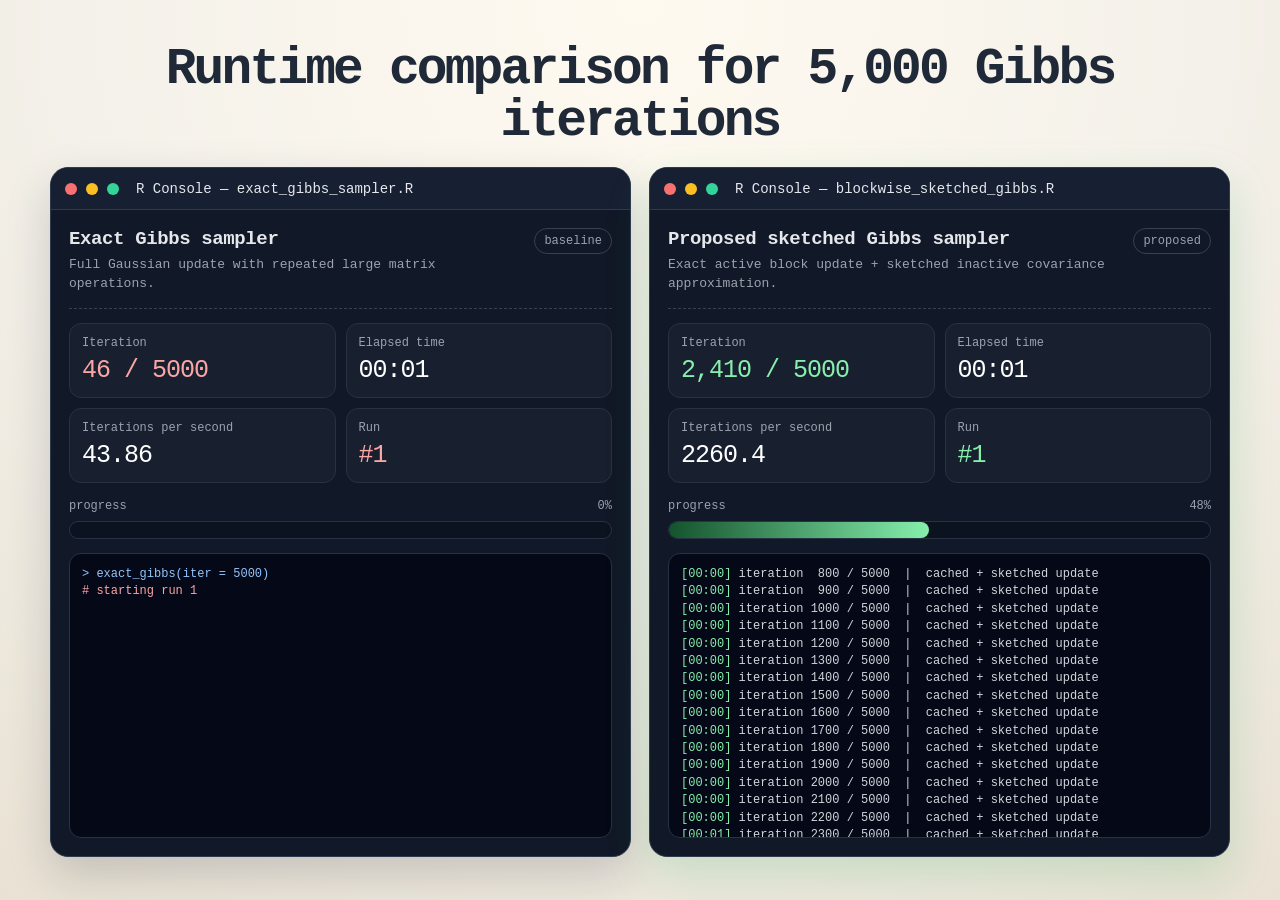
<file: assets/demos/isba-2026/index.html>
<!DOCTYPE html>
<html lang="en">
<head>
  <meta charset="UTF-8" />
  <meta name="viewport" content="width=device-width, initial-scale=1.0" />
  <title>Sketched Gibbs Sampler Runtime Demo</title>
  <style>
    :root {
      --bg: #f4f1ea;
      --panel: #111827;
      --panel-soft: #172033;
      --text: #e5e7eb;
      --muted: #9ca3af;
      --green: #86efac;
      --red: #fca5a5;
      --blue: #93c5fd;
      --yellow: #fde68a;
      --border: #2f3a4f;
      --ink: #1f2937;
    }

    * { box-sizing: border-box; }

    body {
      margin: 0;
      min-height: 100vh;
      background: radial-gradient(circle at top, #fffaf0 0%, var(--bg) 52%, #e9e2d4 100%);
      font-family: ui-monospace, SFMono-Regular, Menlo, Monaco, Consolas, "Liberation Mono", "Courier New", monospace;
      color: var(--ink);
      display: flex;
      justify-content: center;
      align-items: center;
      padding: 28px;
    }

    .wrap {
      width: min(1180px, 100%);
    }

    header {
      margin-bottom: 20px;
      text-align: center;
    }

    h1 {
      margin: 0;
      font-size: clamp(28px, 4vw, 52px);
      letter-spacing: -0.055em;
      line-height: 1.02;
    }

    .grid {
      display: grid;
      grid-template-columns: 1fr 1fr;
      gap: 18px;
    }

    @media (max-width: 900px) {
      .grid { grid-template-columns: 1fr; }
    }

    .terminal {
      background: var(--panel);
      border: 1px solid var(--border);
      border-radius: 18px;
      overflow: hidden;
      box-shadow: 0 18px 45px rgba(17, 24, 39, 0.18);
      min-height: 610px;
      display: flex;
      flex-direction: column;
    }

    .terminal.fast {
      box-shadow: 0 18px 45px rgba(22, 163, 74, 0.18);
    }

    .bar {
      height: 42px;
      background: var(--panel-soft);
      border-bottom: 1px solid var(--border);
      display: flex;
      align-items: center;
      padding: 0 14px;
      gap: 9px;
    }

    .dot {
      width: 12px;
      height: 12px;
      border-radius: 50%;
      display: inline-block;
    }

    .dot.red { background: #f87171; }
    .dot.yellow { background: #fbbf24; }
    .dot.green { background: #34d399; }

    .title {
      margin-left: 8px;
      color: var(--text);
      font-size: 14px;
      white-space: nowrap;
      overflow: hidden;
      text-overflow: ellipsis;
    }

    .screen {
      padding: 18px;
      color: var(--text);
      flex: 1;
      display: flex;
      flex-direction: column;
      gap: 14px;
    }

    .method {
      display: flex;
      justify-content: space-between;
      gap: 12px;
      align-items: flex-start;
      border-bottom: 1px dashed #374151;
      padding-bottom: 14px;
    }

    .method h2 {
      margin: 0 0 6px;
      font-size: 19px;
      letter-spacing: -0.02em;
    }

    .tag {
      border: 1px solid #374151;
      color: var(--muted);
      border-radius: 999px;
      padding: 5px 9px;
      font-size: 12px;
      white-space: nowrap;
    }

    .desc {
      color: var(--muted);
      font-size: 13px;
      line-height: 1.45;
      margin: 0;
    }

    .stats {
      display: grid;
      grid-template-columns: repeat(2, 1fr);
      gap: 10px;
    }

    .stat {
      border: 1px solid #273244;
      background: rgba(255, 255, 255, 0.03);
      border-radius: 12px;
      padding: 12px;
    }

    .label {
      color: var(--muted);
      font-size: 12px;
      margin-bottom: 6px;
    }

    .value {
      color: white;
      font-size: 25px;
      letter-spacing: -0.04em;
      white-space: nowrap;
    }

    .exact-color { color: var(--red); }
    .proposed-color { color: var(--green); }

    .progress-wrap { margin-top: 2px; }

    .progress-label {
      display: flex;
      justify-content: space-between;
      color: var(--muted);
      font-size: 12px;
      margin-bottom: 8px;
    }

    .progress {
      height: 18px;
      background: #0b1220;
      border: 1px solid #273244;
      border-radius: 999px;
      overflow: hidden;
    }

    .fill {
      height: 100%;
      width: 0%;
      border-radius: 999px;
      transition: width 0.05s linear;
    }

    .fill.exact { background: linear-gradient(90deg, #7f1d1d, #fca5a5); }
    .fill.proposed { background: linear-gradient(90deg, #14532d, #86efac); }

    .console {
      background: #050816;
      border: 1px solid #273244;
      border-radius: 12px;
      padding: 12px;
      min-height: 285px;
      max-height: 285px;
      overflow: hidden;
      font-size: 12px;
      line-height: 1.45;
      color: #d1d5db;
      white-space: pre-wrap;
    }

    .prompt { color: var(--blue); }
    .ok { color: var(--green); }
    .warn { color: var(--yellow); }
    .slow { color: var(--red); }
  </style>
</head>
<body>
  <main class="wrap">
    <header>
      <h1>Runtime comparison for 5,000 Gibbs iterations</h1>
    </header>

    <section class="grid">
      <article class="terminal">
        <div class="bar">
          <span class="dot red"></span>
          <span class="dot yellow"></span>
          <span class="dot green"></span>
          <span class="title">R Console — exact_gibbs_sampler.R</span>
        </div>
        <div class="screen">
          <div class="method">
            <div>
              <h2>Exact Gibbs sampler</h2>
              <p class="desc">Full Gaussian update with repeated large matrix operations.</p>
            </div>
            <span class="tag">baseline</span>
          </div>

          <div class="stats">
            <div class="stat">
              <div class="label">Iteration</div>
              <div class="value exact-color"><span id="exactIter">0</span> / 5000</div>
            </div>
            <div class="stat">
              <div class="label">Elapsed time</div>
              <div class="value"><span id="exactTime">00:00</span></div>
            </div>
            <div class="stat">
              <div class="label">Iterations per second</div>
              <div class="value"><span id="exactRate">0.0</span></div>
            </div>
            <div class="stat">
              <div class="label">Run</div>
              <div class="value slow">#<span id="exactRun">1</span></div>
            </div>
          </div>

          <div class="progress-wrap">
            <div class="progress-label">
              <span>progress</span>
              <span id="exactPct">0%</span>
            </div>
            <div class="progress">
              <div class="fill exact" id="exactFill"></div>
            </div>
          </div>

          <div class="console" id="exactConsole"></div>
        </div>
      </article>

      <article class="terminal fast">
        <div class="bar">
          <span class="dot red"></span>
          <span class="dot yellow"></span>
          <span class="dot green"></span>
          <span class="title">R Console — blockwise_sketched_gibbs.R</span>
        </div>
        <div class="screen">
          <div class="method">
            <div>
              <h2>Proposed sketched Gibbs sampler</h2>
              <p class="desc">Exact active block update + sketched inactive covariance approximation.</p>
            </div>
            <span class="tag">proposed</span>
          </div>

          <div class="stats">
            <div class="stat">
              <div class="label">Iteration</div>
              <div class="value proposed-color"><span id="propIter">0</span> / 5000</div>
            </div>
            <div class="stat">
              <div class="label">Elapsed time</div>
              <div class="value"><span id="propTime">00:00</span></div>
            </div>
            <div class="stat">
              <div class="label">Iterations per second</div>
              <div class="value"><span id="propRate">0.0</span></div>
            </div>
            <div class="stat">
              <div class="label">Run</div>
              <div class="value ok">#<span id="propRun">1</span></div>
            </div>
          </div>

          <div class="progress-wrap">
            <div class="progress-label">
              <span>progress</span>
              <span id="propPct">0%</span>
            </div>
            <div class="progress">
              <div class="fill proposed" id="propFill"></div>
            </div>
          </div>

          <div class="console" id="propConsole"></div>
        </div>
      </article>
    </section>
  </main>

  <script>
    const SETTINGS = {
      totalIterations: 5000,

      // Much slower visual cycle for the exact sampler.
      exactCycleSecondsRange: [110, 130],

      // Fast visual cycle for the proposed sampler.
      proposedCycleSecondsRange: [2, 3]
    };

    const els = {
      exactIter: document.getElementById("exactIter"),
      propIter: document.getElementById("propIter"),
      exactTime: document.getElementById("exactTime"),
      propTime: document.getElementById("propTime"),
      exactRate: document.getElementById("exactRate"),
      propRate: document.getElementById("propRate"),
      exactRun: document.getElementById("exactRun"),
      propRun: document.getElementById("propRun"),
      exactPct: document.getElementById("exactPct"),
      propPct: document.getElementById("propPct"),
      exactFill: document.getElementById("exactFill"),
      propFill: document.getElementById("propFill"),
      exactConsole: document.getElementById("exactConsole"),
      propConsole: document.getElementById("propConsole")
    };

    const state = {
      exact: { start: null, run: 1, lastPrinted: -1, cycleSeconds: null },
      prop: { start: null, run: 1, lastPrinted: -1, cycleSeconds: null }
    };

    function randomInRange(min, max) {
      return min + Math.random() * (max - min);
    }

    function nextCycleSeconds(kind) {
      const range = kind === "exact"
        ? SETTINGS.exactCycleSecondsRange
        : SETTINGS.proposedCycleSecondsRange;

      return randomInRange(range[0], range[1]);
    }

    function fmtSeconds(sec) {
      const h = Math.floor(sec / 3600);
      const m = Math.floor((sec % 3600) / 60);
      const s = Math.floor(sec % 60);
      if (h > 0) return `${h}:${String(m).padStart(2, "0")}:${String(s).padStart(2, "0")}`;
      return `${String(m).padStart(2, "0")}:${String(s).padStart(2, "0")}`;
    }

    function addLine(box, html) {
      const lines = box.innerHTML.split("\n").filter(Boolean);
      lines.push(html);
      box.innerHTML = lines.slice(-17).join("\n");
    }

    function initializeConsole(kind) {
      const isExact = kind === "exact";
      const box = isExact ? els.exactConsole : els.propConsole;
      const command = isExact
        ? `<span class="prompt">&gt; exact_gibbs(iter = 5000)</span>`
        : `<span class="prompt">&gt; proposed_gibbs(iter = 5000, sketch = TRUE)</span>`;

      box.innerHTML = command + "\n" + `<span class="${isExact ? "slow" : "ok"}"># starting run ${state[kind].run}</span>`;
    }

    function resetRun(kind, timestamp) {
      state[kind].start = timestamp;
      state[kind].lastPrinted = -1;
      state[kind].cycleSeconds = nextCycleSeconds(kind);
      initializeConsole(kind);
    }

    function updateSampler(kind, timestamp) {
      const isExact = kind === "exact";
      const total = SETTINGS.totalIterations;
      const s = state[kind];

      if (s.start === null) resetRun(kind, timestamp);

      const cycle = s.cycleSeconds;
      let elapsed = (timestamp - s.start) / 1000;
      if (elapsed >= cycle) {
        addLine(
          isExact ? els.exactConsole : els.propConsole,
          `<span class="${isExact ? "slow" : "ok"}"># completed run ${s.run}</span>`
        );
        s.run += 1;
        resetRun(kind, timestamp);
        elapsed = 0;
      }

      const progress = Math.min(elapsed / cycle, 1);
      const iter = Math.min(Math.floor(total * progress), total);
      const pct = Math.floor(progress * 100);

      if (isExact) {
        els.exactIter.textContent = iter.toLocaleString();
        els.exactTime.textContent = fmtSeconds(elapsed);
        els.exactRate.textContent = (total / cycle).toFixed(2);
        els.exactRun.textContent = s.run;
        els.exactPct.textContent = `${pct}%`;
        els.exactFill.style.width = `${pct}%`;
      } else {
        els.propIter.textContent = iter.toLocaleString();
        els.propTime.textContent = fmtSeconds(elapsed);
        els.propRate.textContent = (total / cycle).toFixed(1);
        els.propRun.textContent = s.run;
        els.propPct.textContent = `${pct}%`;
        els.propFill.style.width = `${pct}%`;
      }

      // Print every 100 iterations.
      const printed = Math.floor(iter / 100) * 100;
      if (printed > s.lastPrinted && printed > 0) {
        s.lastPrinted = printed;
        const box = isExact ? els.exactConsole : els.propConsole;
        const cls = isExact ? "slow" : "ok";
        const msg = isExact ? "updating full covariance..." : "cached + sketched update";
        addLine(
          box,
          `<span class="${cls}">[${fmtSeconds(elapsed)}]</span> iteration ${String(printed).padStart(4, " ")} / 5000  |  ${msg}`
        );
      }
    }

    function loop(timestamp) {
      updateSampler("exact", timestamp);
      updateSampler("prop", timestamp);
      requestAnimationFrame(loop);
    }

    requestAnimationFrame(loop);
  </script>
</body>
</html>
</file>
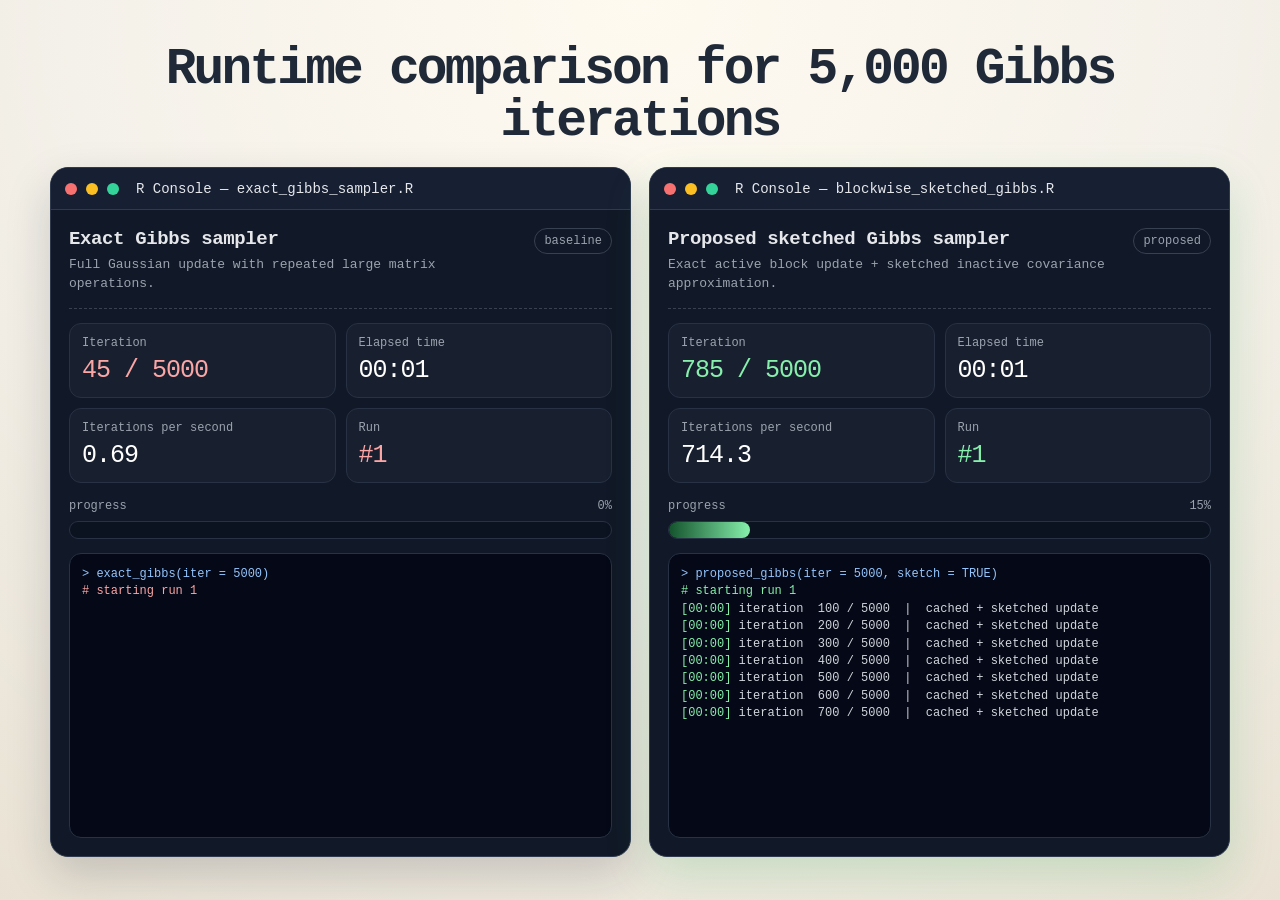
<file: assets/isba_2026_demo.html>
<!DOCTYPE html>
<html lang="en">
<head>
  <meta charset="UTF-8" />
  <meta name="viewport" content="width=device-width, initial-scale=1.0" />
  <title>Sketched Gibbs Sampler Runtime Demo</title>
  <style>
    :root {
      --bg: #f4f1ea;
      --panel: #111827;
      --panel-soft: #172033;
      --text: #e5e7eb;
      --muted: #9ca3af;
      --green: #86efac;
      --red: #fca5a5;
      --blue: #93c5fd;
      --yellow: #fde68a;
      --border: #2f3a4f;
      --ink: #1f2937;
    }

    * { box-sizing: border-box; }

    body {
      margin: 0;
      min-height: 100vh;
      background: radial-gradient(circle at top, #fffaf0 0%, var(--bg) 52%, #e9e2d4 100%);
      font-family: ui-monospace, SFMono-Regular, Menlo, Monaco, Consolas, "Liberation Mono", "Courier New", monospace;
      color: var(--ink);
      display: flex;
      justify-content: center;
      align-items: center;
      padding: 28px;
    }

    .wrap {
      width: min(1180px, 100%);
    }

    header {
      margin-bottom: 20px;
      text-align: center;
    }

    h1 {
      margin: 0;
      font-size: clamp(28px, 4vw, 52px);
      letter-spacing: -0.055em;
      line-height: 1.02;
    }

    .grid {
      display: grid;
      grid-template-columns: 1fr 1fr;
      gap: 18px;
    }

    @media (max-width: 900px) {
      .grid { grid-template-columns: 1fr; }
    }

    .terminal {
      background: var(--panel);
      border: 1px solid var(--border);
      border-radius: 18px;
      overflow: hidden;
      box-shadow: 0 18px 45px rgba(17, 24, 39, 0.18);
      min-height: 610px;
      display: flex;
      flex-direction: column;
    }

    .terminal.fast {
      box-shadow: 0 18px 45px rgba(22, 163, 74, 0.18);
    }

    .bar {
      height: 42px;
      background: var(--panel-soft);
      border-bottom: 1px solid var(--border);
      display: flex;
      align-items: center;
      padding: 0 14px;
      gap: 9px;
    }

    .dot {
      width: 12px;
      height: 12px;
      border-radius: 50%;
      display: inline-block;
    }

    .dot.red { background: #f87171; }
    .dot.yellow { background: #fbbf24; }
    .dot.green { background: #34d399; }

    .title {
      margin-left: 8px;
      color: var(--text);
      font-size: 14px;
      white-space: nowrap;
      overflow: hidden;
      text-overflow: ellipsis;
    }

    .screen {
      padding: 18px;
      color: var(--text);
      flex: 1;
      display: flex;
      flex-direction: column;
      gap: 14px;
    }

    .method {
      display: flex;
      justify-content: space-between;
      gap: 12px;
      align-items: flex-start;
      border-bottom: 1px dashed #374151;
      padding-bottom: 14px;
    }

    .method h2 {
      margin: 0 0 6px;
      font-size: 19px;
      letter-spacing: -0.02em;
    }

    .tag {
      border: 1px solid #374151;
      color: var(--muted);
      border-radius: 999px;
      padding: 5px 9px;
      font-size: 12px;
      white-space: nowrap;
    }

    .desc {
      color: var(--muted);
      font-size: 13px;
      line-height: 1.45;
      margin: 0;
    }

    .stats {
      display: grid;
      grid-template-columns: repeat(2, 1fr);
      gap: 10px;
    }

    .stat {
      border: 1px solid #273244;
      background: rgba(255, 255, 255, 0.03);
      border-radius: 12px;
      padding: 12px;
    }

    .label {
      color: var(--muted);
      font-size: 12px;
      margin-bottom: 6px;
    }

    .value {
      color: white;
      font-size: 25px;
      letter-spacing: -0.04em;
      white-space: nowrap;
    }

    .exact-color { color: var(--red); }
    .proposed-color { color: var(--green); }

    .progress-wrap { margin-top: 2px; }

    .progress-label {
      display: flex;
      justify-content: space-between;
      color: var(--muted);
      font-size: 12px;
      margin-bottom: 8px;
    }

    .progress {
      height: 18px;
      background: #0b1220;
      border: 1px solid #273244;
      border-radius: 999px;
      overflow: hidden;
    }

    .fill {
      height: 100%;
      width: 0%;
      border-radius: 999px;
      transition: width 0.05s linear;
    }

    .fill.exact { background: linear-gradient(90deg, #7f1d1d, #fca5a5); }
    .fill.proposed { background: linear-gradient(90deg, #14532d, #86efac); }

    .console {
      background: #050816;
      border: 1px solid #273244;
      border-radius: 12px;
      padding: 12px;
      min-height: 285px;
      max-height: 285px;
      overflow: hidden;
      font-size: 12px;
      line-height: 1.45;
      color: #d1d5db;
      white-space: pre-wrap;
    }

    .prompt { color: var(--blue); }
    .ok { color: var(--green); }
    .warn { color: var(--yellow); }
    .slow { color: var(--red); }
  </style>
</head>
<body>
  <main class="wrap">
    <header>
      <h1>Runtime comparison for 5,000 Gibbs iterations</h1>
    </header>

    <section class="grid">
      <article class="terminal">
        <div class="bar">
          <span class="dot red"></span>
          <span class="dot yellow"></span>
          <span class="dot green"></span>
          <span class="title">R Console — exact_gibbs_sampler.R</span>
        </div>
        <div class="screen">
          <div class="method">
            <div>
              <h2>Exact Gibbs sampler</h2>
              <p class="desc">Full Gaussian update with repeated large matrix operations.</p>
            </div>
            <span class="tag">baseline</span>
          </div>

          <div class="stats">
            <div class="stat">
              <div class="label">Iteration</div>
              <div class="value exact-color"><span id="exactIter">0</span> / 5000</div>
            </div>
            <div class="stat">
              <div class="label">Elapsed time</div>
              <div class="value"><span id="exactTime">00:00</span></div>
            </div>
            <div class="stat">
              <div class="label">Iterations per second</div>
              <div class="value"><span id="exactRate">0.0</span></div>
            </div>
            <div class="stat">
              <div class="label">Run</div>
              <div class="value slow">#<span id="exactRun">1</span></div>
            </div>
          </div>

          <div class="progress-wrap">
            <div class="progress-label">
              <span>progress</span>
              <span id="exactPct">0%</span>
            </div>
            <div class="progress">
              <div class="fill exact" id="exactFill"></div>
            </div>
          </div>

          <div class="console" id="exactConsole"></div>
        </div>
      </article>

      <article class="terminal fast">
        <div class="bar">
          <span class="dot red"></span>
          <span class="dot yellow"></span>
          <span class="dot green"></span>
          <span class="title">R Console — blockwise_sketched_gibbs.R</span>
        </div>
        <div class="screen">
          <div class="method">
            <div>
              <h2>Proposed sketched Gibbs sampler</h2>
              <p class="desc">Exact active block update + sketched inactive covariance approximation.</p>
            </div>
            <span class="tag">proposed</span>
          </div>

          <div class="stats">
            <div class="stat">
              <div class="label">Iteration</div>
              <div class="value proposed-color"><span id="propIter">0</span> / 5000</div>
            </div>
            <div class="stat">
              <div class="label">Elapsed time</div>
              <div class="value"><span id="propTime">00:00</span></div>
            </div>
            <div class="stat">
              <div class="label">Iterations per second</div>
              <div class="value"><span id="propRate">0.0</span></div>
            </div>
            <div class="stat">
              <div class="label">Run</div>
              <div class="value ok">#<span id="propRun">1</span></div>
            </div>
          </div>

          <div class="progress-wrap">
            <div class="progress-label">
              <span>progress</span>
              <span id="propPct">0%</span>
            </div>
            <div class="progress">
              <div class="fill proposed" id="propFill"></div>
            </div>
          </div>

          <div class="console" id="propConsole"></div>
        </div>
      </article>
    </section>
  </main>

  <script>
    /*
      Change these values to match your measured runtime.
      The two samplers loop independently.
    */
    const SETTINGS = {
      totalIterations: 5000,

      // Much slower visual cycle for the exact sampler.
      exactCycleSeconds: 120,

      // Fast visual cycle for the proposed sampler.
      proposedCycleSeconds: 7,

      exactIterationsPerSecondText: 0.69,
      proposedIterationsPerSecondText: 714.3
    };

    const els = {
      exactIter: document.getElementById("exactIter"),
      propIter: document.getElementById("propIter"),
      exactTime: document.getElementById("exactTime"),
      propTime: document.getElementById("propTime"),
      exactRate: document.getElementById("exactRate"),
      propRate: document.getElementById("propRate"),
      exactRun: document.getElementById("exactRun"),
      propRun: document.getElementById("propRun"),
      exactPct: document.getElementById("exactPct"),
      propPct: document.getElementById("propPct"),
      exactFill: document.getElementById("exactFill"),
      propFill: document.getElementById("propFill"),
      exactConsole: document.getElementById("exactConsole"),
      propConsole: document.getElementById("propConsole")
    };

    const state = {
      exact: { start: null, run: 1, lastPrinted: -1 },
      prop: { start: null, run: 1, lastPrinted: -1 }
    };

    function fmtSeconds(sec) {
      const h = Math.floor(sec / 3600);
      const m = Math.floor((sec % 3600) / 60);
      const s = Math.floor(sec % 60);
      if (h > 0) return `${h}:${String(m).padStart(2, "0")}:${String(s).padStart(2, "0")}`;
      return `${String(m).padStart(2, "0")}:${String(s).padStart(2, "0")}`;
    }

    function addLine(box, html) {
      const lines = box.innerHTML.split("\n").filter(Boolean);
      lines.push(html);
      box.innerHTML = lines.slice(-17).join("\n");
    }

    function initializeConsole(kind) {
      const isExact = kind === "exact";
      const box = isExact ? els.exactConsole : els.propConsole;
      const command = isExact
        ? `<span class="prompt">&gt; exact_gibbs(iter = 5000)</span>`
        : `<span class="prompt">&gt; proposed_gibbs(iter = 5000, sketch = TRUE)</span>`;

      box.innerHTML = command + "\n" + `<span class="${isExact ? "slow" : "ok"}"># starting run ${state[kind].run}</span>`;
    }

    function resetRun(kind, timestamp) {
      state[kind].start = timestamp;
      state[kind].lastPrinted = -1;
      initializeConsole(kind);
    }

    function updateSampler(kind, timestamp) {
      const isExact = kind === "exact";
      const cycle = isExact ? SETTINGS.exactCycleSeconds : SETTINGS.proposedCycleSeconds;
      const total = SETTINGS.totalIterations;
      const s = state[kind];

      if (s.start === null) resetRun(kind, timestamp);

      let elapsed = (timestamp - s.start) / 1000;
      if (elapsed >= cycle) {
        addLine(
          isExact ? els.exactConsole : els.propConsole,
          `<span class="${isExact ? "slow" : "ok"}"># completed run ${s.run}</span>`
        );
        s.run += 1;
        resetRun(kind, timestamp);
        elapsed = 0;
      }

      const progress = Math.min(elapsed / cycle, 1);
      const iter = Math.min(Math.floor(total * progress), total);
      const pct = Math.floor(progress * 100);

      if (isExact) {
        els.exactIter.textContent = iter.toLocaleString();
        els.exactTime.textContent = fmtSeconds(elapsed);
        els.exactRate.textContent = SETTINGS.exactIterationsPerSecondText.toFixed(2);
        els.exactRun.textContent = s.run;
        els.exactPct.textContent = `${pct}%`;
        els.exactFill.style.width = `${pct}%`;
      } else {
        els.propIter.textContent = iter.toLocaleString();
        els.propTime.textContent = fmtSeconds(elapsed);
        els.propRate.textContent = SETTINGS.proposedIterationsPerSecondText.toFixed(1);
        els.propRun.textContent = s.run;
        els.propPct.textContent = `${pct}%`;
        els.propFill.style.width = `${pct}%`;
      }

      // Print every 100 iterations.
      const printed = Math.floor(iter / 100) * 100;
      if (printed > s.lastPrinted && printed > 0) {
        s.lastPrinted = printed;
        const box = isExact ? els.exactConsole : els.propConsole;
        const cls = isExact ? "slow" : "ok";
        const msg = isExact ? "updating full covariance..." : "cached + sketched update";
        addLine(
          box,
          `<span class="${cls}">[${fmtSeconds(elapsed)}]</span> iteration ${String(printed).padStart(4, " ")} / 5000  |  ${msg}`
        );
      }
    }

    function loop(timestamp) {
      updateSampler("exact", timestamp);
      updateSampler("prop", timestamp);
      requestAnimationFrame(loop);
    }

    requestAnimationFrame(loop);
  </script>
</body>
</html>
</file>
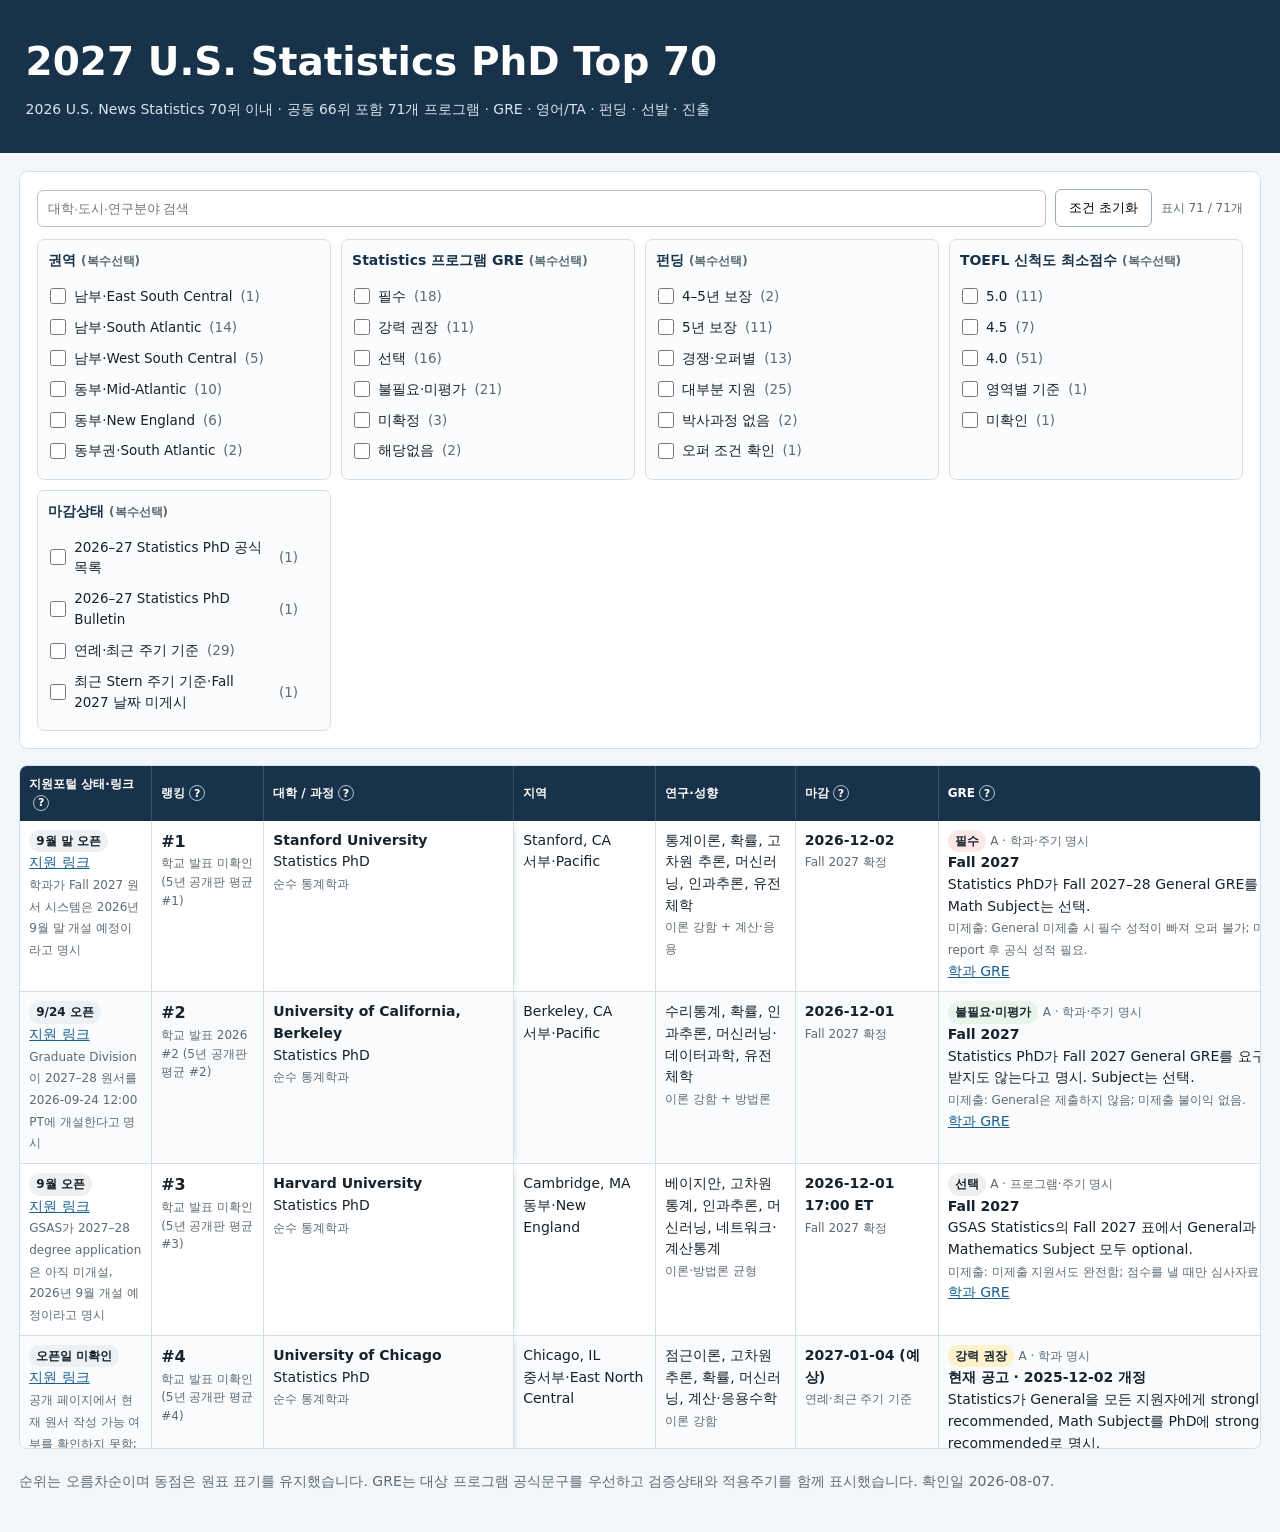
<file: demo/Stats_PhD_Top70.html>
<!doctype html><html lang="ko"><head><meta charset="utf-8"><meta name="viewport" content="width=device-width,initial-scale=1"><title>2027 U.S. Statistics PhD Top 70</title><style>
:root{--navy:#18324a;--blue:#2f6b9a;--ink:#16232d;--muted:#5d6b75;--line:#d5dee6;--bg:#f4f7fa;--green:#e6f4ea;--amber:#fff1cc;--red:#fde7e7}*{box-sizing:border-box}body{margin:0;background:var(--bg);color:var(--ink);font:14px/1.55 system-ui,-apple-system,"Noto Sans KR",sans-serif}header{background:var(--navy);color:#fff;padding:32px max(18px,2vw)}h1{margin:0 0 7px;font-size:clamp(25px,4vw,39px)}header p{margin:0;color:#d9e5ee}.wrap{width:100%;max-width:none;margin:0;padding:18px max(12px,1.5vw)}.card{background:#fff;border:1px solid var(--line);border-radius:9px;padding:17px;margin-bottom:16px}.grid{display:grid;grid-template-columns:repeat(auto-fit,minmax(160px,1fr));gap:10px;margin-bottom:16px}.metric{background:#fff;border:1px solid var(--line);border-radius:8px;padding:13px}.metric b{display:block;font-size:25px;color:var(--blue)}.toolbar{display:flex;gap:9px;align-items:center;flex-wrap:wrap;margin-bottom:12px}.toolbar input{min-width:300px;flex:1;border:1px solid #b8c4ce;border-radius:6px;padding:10px}.toolbar button{border:1px solid #9aaab7;border-radius:6px;background:#fff;padding:9px 13px;cursor:pointer}.filtergrid{display:grid;grid-template-columns:repeat(auto-fit,minmax(260px,1fr));gap:10px;align-items:start}.filtergroup{min-width:0;border:1px solid var(--line);border-radius:7px;background:#fafcfd;padding:10px}.filtergroup h3{margin:0 0 7px;font-size:14px;color:var(--navy)}.checks{height:190px;overflow-y:auto;overflow-x:hidden;padding:2px 5px 2px 0;scrollbar-gutter:stable}.checks label{display:flex;align-items:center;gap:8px;padding:5px 2px;font-size:13.5px}.checks input{width:16px;height:16px;margin:0;flex:0 0 auto}.checks .optiontext{min-width:0;overflow-wrap:anywhere}.checks .count{color:var(--muted);font-variant-numeric:tabular-nums;white-space:nowrap}.tablebox{overflow:auto;max-height:76vh;border:1px solid var(--line);border-radius:8px;background:#fff}table{border-collapse:separate;border-spacing:0;width:100%;min-width:3050px}th{position:sticky;top:0;z-index:2;background:var(--navy);color:#fff;text-align:left;padding:9px;border-right:1px solid #395268;font-size:12px}td{padding:9px;border-right:1px solid var(--line);border-bottom:1px solid var(--line);vertical-align:top}th:first-child,td:first-child{width:132px;min-width:132px;max-width:132px;overflow-wrap:anywhere}tr:nth-child(even) td{background:#f9fbfc}a{color:#185f90}.tag{display:inline-block;border-radius:999px;padding:2px 7px;font-size:12px;font-weight:650;background:#edf1f4}.필수{background:var(--red)}.강력권장{background:var(--amber)}.불필요미평가{background:var(--green)}.small{font-size:12px;color:var(--muted)}.help{display:inline-grid;place-items:center;position:relative;margin-left:4px;width:16px;height:16px;border:1px solid #adc4d6;border-radius:50%;color:#fff;font:700 11px/1 system-ui;cursor:help;outline:none}.help::after{content:attr(data-tip);position:absolute;left:0;top:23px;width:270px;padding:9px 10px;border:1px solid #9db0bf;border-radius:6px;background:#fff;color:var(--ink);font:12px/1.45 system-ui;box-shadow:0 5px 18px #102a3d33;opacity:0;visibility:hidden;transform:translateY(-4px);transition:.12s;white-space:normal;z-index:20}.help:hover::after,.help:focus::after{opacity:1;visibility:visible;transform:none}footer{padding:22px 0;color:var(--muted)}@media(max-width:1000px){.wrap{padding:10px}.toolbar input{min-width:100%}}
</style></head><body><header><h1>2027 U.S. Statistics PhD Top 70</h1><p>2026 U.S. News Statistics 70위 이내 · 공동 66위 포함 71개 프로그램 · GRE · 영어/TA · 펀딩 · 선발 · 진출</p></header><main class="wrap"><section class="grid" id="metrics"></section><section class="card"><div class="toolbar"><input id="q" placeholder="대학·도시·연구분야 검색"><button id="reset" type="button">조건 초기화</button><span id="shown" class="small"></span></div><div class="filtergrid" id="filters"></div></section><div class="tablebox"><table><thead><tr><th>지원포털 상태·링크<span class="help" tabindex="0" data-tip="확인일 현재 원서 작성 가능 여부입니다. 미확인은 포털 로그인과 2026년 가을 재확인이 필요합니다.">?</span></th><th>랭킹<span class="help" tabindex="0" data-tip="굵은 값은 2026 U.S. News Statistics 순위입니다. 전체표는 UhakBrain 재게시본을 사용하고 대학 공식 발표로 교차확인했습니다.">?</span></th><th>대학 / 과정<span class="help" tabindex="0" data-tip="일부 행은 Biostatistics, Applied Math, Business Statistics 등 인접 과정이며 BYU와 Wake Forest는 Statistics PhD가 없습니다.">?</span></th><th>지역</th><th>연구·성향</th><th>마감<span class="help" tabindex="0" data-tip="Fall 2027 확정일과 최근 주기 예상일을 구분했습니다. TBA는 제출 전에 다시 확인해야 합니다.">?</span></th><th>GRE<span class="help wide-tip" tabindex="0" data-tip="학과·프로그램 문구를 최우선으로 적용했습니다. not required/no longer required이고 권장·평가 이점이 없으면 제출란이 있어도 불필요·미평가입니다. 선택은 optional 명시 또는 심사 고려·encouraged·recommended만 포함합니다. A=대상과정이 직접 명시, B=공식이지만 주기·목록·충돌 한계, C=Fall 2027 대상과정 문구 미확정입니다. General과 Subject는 근거문에서 분리했습니다.">?</span></th><th>TOEFL 신/구 · IELTS<span class="help" tabindex="0" data-tip="2026년 TOEFL 신 1–6 척도와 기존 0–120 척도를 병기했습니다. TA 기준은 입학 기준보다 높을 수 있습니다.">?</span></th><th>TA 영어·지원<span class="help" tabindex="0" data-tip="입학 영어점수와 TA/ITA 구두영어 자격을 분리한 정보입니다.">?</span></th><th>지원/오퍼/등록<span class="help" tabindex="0" data-tip="학과가 공식 공개한 경우만 기재했습니다. 빈칸은 0명이 아니라 미공개입니다.">?</span></th><th>펀딩<span class="help" tabindex="0" data-tip="보장연수, 9개월·12개월 여부, 여름지원, 등록금·수수료·보험을 오퍼에서 확인해야 합니다.">?</span></th><th>실제 학계진출 근거<span class="help" tabindex="0" data-tip="A는 최근 목적지 명단·대시보드, B는 공식 정성 설명·alumni, C는 실제 목적지 자료 부족입니다.">?</span></th><th>행동</th><th>공식 출처<span class="help" tabindex="0" data-tip="대상 프로그램 GRE를 첫 링크로 두고 Graduate School 공통 GRE, 입학, 펀딩, placement를 분리했습니다.">?</span></th></tr></thead><tbody id="body"></tbody></table></div><footer>순위는 오름차순이며 동점은 원표 표기를 유지했습니다. GRE는 대상 프로그램 공식문구를 우선하고 검증상태와 적용주기를 함께 표시했습니다. 확인일 2026-08-07.</footer></main><script>
const data=[{"n":1,"rank":"2026 U.S. News Statistics 공동순위 포함 #1","u":"Stanford University","p":"Statistics PhD","loc":"Stanford, CA","region":"서부·Pacific","structure":"순수 통계학과","focus":"통계이론, 확률, 고차원 추론, 머신러닝, 인과추론, 유전체학","orient":"이론 강함 + 계산·응용","career":"교수·연구소, 빅테크/AI, 바이오·금융 연구","korean":"미공개","volume":"미공개","cohort":"Fall만 선발","deadline":"2026-12-02","dstatus":"Fall 2027 확정","gre":"필수","impact":"General 미제출 시 필수 성적이 빠져 오퍼 불가; 마감일까지 self-report 후 공식 성적 필요.","funding":"PhD 재정지원 제공; 개별 오퍼에서 기간·여름지원 확인","flevel":"통상 전액","admissions":"https://statistics.stanford.edu/admissions/statistics-phd-admissions","finance":"https://statistics.stanford.edu/admissions/prospective-graduate-students","research":"https://statistics.stanford.edu/research","action":"GRE 응시 필수. 10월까지 공식 점수 확보","recheck":"제출 직전 포털·KHS 별도마감 확인","greEvidence":"Statistics PhD가 Fall 2027–28 General GRE를 필수로 명시. Math Subject는 선택.","greCycle":"Fall 2027","greGrade":"A · 학과·주기 명시","greUrl":"https://statistics.stanford.edu/admissions/statistics-phd-admissions","toeflNew":"4.5","toeflOld":"90","ielts":"7.0","waiver":"영어권 학위/최근 2년 영어환경 등 공식 조건","taEnglish":"입학 후 배치; 5.5/109 또는 IELTS 8 미만은 평가 가능","ta":"TA/RA 제공","englishNote":"신척도 공식","applicants":null,"admits":null,"enrolled":null,"statNote":"학과 수준 미공개","statQuality":"공개 자료 없음","statSource":"https://statistics.stanford.edu/admissions/statistics-phd-admissions","academicClass":"강함(정성)","placementEvidence":"공식 alumni·논문 목록은 있으나 현재 직장 비율은 미공개","academicShare":"미공개","placementGrade":"B","placementSource":"https://statistics.stanford.edu/people/alumni","rankHistory":"2026 USN 최상위권 / 2022 #1","usn2026":1,"rankSource":"https://www.uhakbrain.com/2026-statistics-ranking/","portalStatus":"미개설·9월 말 오픈","portalLink":"https://gradadmissions.stanford.edu/apply","portalNote":"학과가 Fall 2027 원서 시스템은 2026년 9월 말 개설 예정이라고 명시","gradGrePolicy":"대학원 공통 필수 아님·프로그램별","gradGreDetail":"Graduate School 공통요건만으로 제출 여부를 정할 수 없음; 통계학 프로그램 최종정책을 함께 적용","gradGreUrl":"https://gradadmissions.stanford.edu/apply/test-scores","facultyContact":"사전 연락은 대체로 불필요; SOP에 현재 faculty fit 2–3명과 구체 주제를 연결","summer":"9개월 stipend인지, 여름 RA/TA가 별도인지 확인","extra":"등록금·mandatory fees·보험·비거주 등록금·12개월 생활비·qualifying exam·master-out·지도교수 변경 규정 확인"},{"n":2,"rank":"2026 U.S. News Statistics 공동순위 포함 #2","u":"University of California, Berkeley","p":"Statistics PhD","loc":"Berkeley, CA","region":"서부·Pacific","structure":"순수 통계학과","focus":"수리통계, 확률, 인과추론, 머신러닝·데이터과학, 유전체학","orient":"이론 강함 + 방법론","career":"교수·연구소, 테크/AI, 바이오·정책","korean":"미공개","volume":"미공개","cohort":"Fall만; 전원 펀딩 원칙","deadline":"2026-12-01","dstatus":"Fall 2027 확정","gre":"불필요·미평가","impact":"General은 제출하지 않음; 미제출 불이익 없음.","funding":"합격 PhD 최대 5년: 등록금·수수료·보험·stipend (GSI/GSR/펠로십)","flevel":"5년 보장","admissions":"https://statistics.berkeley.edu/academics/phd/admissions","finance":"https://statistics.berkeley.edu/academics/phd/admissions/financial-support","research":"https://statistics.berkeley.edu/research","action":"GRE 보내지 않기; 수학 준비·연구 적합성 강조","recheck":"2026-09 포털 개설 후 세부서류","greEvidence":"Statistics PhD가 Fall 2027 General GRE를 요구하지 않고 받지도 않는다고 명시. Subject는 선택.","greCycle":"Fall 2027","greGrade":"A · 학과·주기 명시","greUrl":"https://statistics.berkeley.edu/academics/phd/admissions","toeflNew":"5.0 (S/W 4.5)","toeflOld":"90","ielts":"7.0","waiver":"공식 면제조건","taEnglish":"GSI 구두영어 별도 승인","ta":"GSI/GSR","englishNote":"Fall 2027 신척도 공식","applicants":350,"admits":20,"enrolled":11,"statNote":"연 약 350 지원, 18–22 오퍼, 10–12 등록","statQuality":"최근 공식 FAQ","statSource":"https://statistics.berkeley.edu/academics/phd/requirements","academicClass":"강함·혼합","placementEvidence":"최근 alumni에 Rutgers·Mercer·Bucknell 등 조교수와 Google·Genentech·퀀트 등 동시 확인","academicShare":"미공개","placementGrade":"A","placementSource":"https://statistics.berkeley.edu/people/past/phd","rankHistory":"2026 USN #2","usn2026":2,"rankSource":"https://www.uhakbrain.com/2026-statistics-ranking/","portalStatus":"9/24 오픈","portalLink":"https://gradapp.berkeley.edu/apply/?pk=PRG","portalNote":"Graduate Division이 2027–28 원서를 2026-09-24 12:00 PT에 개설한다고 명시","gradGrePolicy":"대학원 공통 필수 아님·프로그램별","gradGreDetail":"Graduate School 공통요건만으로 제출 여부를 정할 수 없음; 통계학 프로그램 최종정책을 함께 적용","gradGreUrl":"https://grad.berkeley.edu/admissions/application-process/requirements/","facultyContact":"사전 연락은 대체로 불필요; SOP에 현재 faculty fit 2–3명과 구체 주제를 연결","summer":"보장기간에 포함되는지 오퍼 확인","extra":"등록금·mandatory fees·보험·비거주 등록금·12개월 생활비·qualifying exam·master-out·지도교수 변경 규정 확인"},{"n":3,"rank":"2026 U.S. News Statistics 공동순위 포함 #3","u":"Harvard University","p":"Statistics PhD","loc":"Cambridge, MA","region":"동부·New England","structure":"순수 통계학과","focus":"베이지안, 고차원 통계, 인과추론, 머신러닝, 네트워크·계산통계","orient":"이론·방법론 균형","career":"교수·연구소, 테크/AI, 금융·바이오","korean":"미공개","volume":"공식 FAQ: qualified applicants 약 10% 합격; 2026 신입 13명","cohort":"소규모 집중형","deadline":"2026-12-01 17:00 ET","dstatus":"Fall 2027 확정","gre":"선택","impact":"미제출 지원서도 완전함; 점수를 낼 때만 심사자료가 됨.","funding":"거의 모든 PhD 등록금·stipend·TF/RA 지원","flevel":"통상 전액","admissions":"https://gsas.harvard.edu/program/statistics","finance":"https://statistics.fas.harvard.edu/phd-admissions-faq","research":"https://statistics.fas.harvard.edu/research","action":"GRE는 강한 경우만; 연구 질문과 faculty fit 우선","recheck":"포털 시간대·영어시험 면제","greEvidence":"GSAS Statistics의 Fall 2027 표에서 General과 Mathematics Subject 모두 optional.","greCycle":"Fall 2027","greGrade":"A · 프로그램·주기 명시","greUrl":"https://gsas.harvard.edu/program/statistics","toeflNew":"5.0 (Speaking 4.5)","toeflOld":"95 (Speaking 23)","ielts":"7.0 (Speaking 6.5)","waiver":"학부 영어수업 학위 중심; 석사는 자동면제 아님","taEnglish":"Speaking 23–25/IELTS 7–7.5는 면담 가능; 더 낮으면 과정","ta":"TF/RA","englishNote":"2026 GSAS 기준","applicants":null,"admits":null,"enrolled":13,"statNote":"qualified applicant 약 10% 합격; 2026 신입 13명","statQuality":"지원자 모수 미공개","statSource":"https://statistics.fas.harvard.edu/phd-admissions-faq","academicClass":"강함·혼합","placementEvidence":"학계, 은행, IT, 의료·경제 연구, 공공정책에 걸친 우수 placement를 공식 설명","academicShare":"미공개","placementGrade":"B","placementSource":"https://statistics.fas.harvard.edu/graduate","rankHistory":"2022 USN 공동 #3; 2026 전체표 재확인","usn2026":3,"rankSource":"https://www.uhakbrain.com/2026-statistics-ranking/","portalStatus":"미개설·2026-09 오픈","portalLink":"https://gsas.harvard.edu/apply","portalNote":"GSAS가 2027–28 degree application은 아직 미개설, 2026년 9월 개설 예정이라고 명시","gradGrePolicy":"대학원 공통 필수 아님·프로그램별","gradGreDetail":"Graduate School 공통요건만으로 제출 여부를 정할 수 없음; 통계학 프로그램 최종정책을 함께 적용","gradGreUrl":"https://gsas.harvard.edu/apply/applying-degree-programs/gre","facultyContact":"사전 연락은 대체로 불필요; SOP에 현재 faculty fit 2–3명과 구체 주제를 연결","summer":"9개월 stipend인지, 여름 RA/TA가 별도인지 확인","extra":"등록금·mandatory fees·보험·비거주 등록금·12개월 생활비·qualifying exam·master-out·지도교수 변경 규정 확인"},{"n":4,"rank":"2026 U.S. News Statistics 공동순위 포함 #4","u":"University of Chicago","p":"Statistics PhD","loc":"Chicago, IL","region":"중서부·East North Central","structure":"순수 통계학과","focus":"점근이론, 고차원 추론, 확률, 머신러닝, 계산·응용수학","orient":"이론 강함","career":"교수·연구소, AI/테크, 퀀트·금융","korean":"미공개","volume":"미공개","cohort":"Fall만","deadline":"2027-01-04 (예상)","dstatus":"연례·최근 주기 기준","gre":"강력 권장","impact":"필수는 아니나 두 시험 모두 권장 수준이 높아 미제출 시 비교자료가 줄어듦.","funding":"PhD 등록금·수수료·보험·생활비 지원; 국제학생 동일 원칙","flevel":"통상 전액","admissions":"https://stat.uchicago.edu/academics/admissions-faqs/","finance":"https://stat.uchicago.edu/academics/admissions-faqs/","research":"https://stat.uchicago.edu/research/","action":"상위권 정량 GRE 준비 권장","recheck":"2026-09~10 Fall 2027 날짜","greEvidence":"Statistics가 General을 모든 지원자에게 strongly recommended, Math Subject를 PhD에 strongly recommended로 명시.","greCycle":"현재 공고 · 2025-12-02 개정","greGrade":"A · 학과 명시","greUrl":"https://stat.uchicago.edu/academics/admissions-faqs/","toeflNew":"약 4.5","toeflOld":"90","ielts":"7.0","waiver":"공식 조건","taEnglish":"대학 TA 구두영어 별도","ta":"TA/RA","englishNote":"구척도 공식; 신척도 환산","applicants":null,"admits":null,"enrolled":null,"statNote":"학과 수준 미공개","statQuality":"공개 자료 없음","statSource":"https://stat.uchicago.edu/academics/admissions-faqs/","academicClass":"혼합—최근 산업/퀀트 비중 높음","placementEvidence":"2024 UCI 조교수·2022 Cornell 포닥과 함께 Cubist·TikTok·Millennium·Chicago Trading·Citadel 등 다수","academicShare":"미공개","placementGrade":"A","placementSource":"https://stat.uchicago.edu/alumni/phd-alumni/","rankHistory":"2022 USN 공동 #3; 2026 전체표 재확인","usn2026":4,"rankSource":"https://www.uhakbrain.com/2026-statistics-ranking/","portalStatus":"Fall 2027 원서창 미확인","portalLink":"https://stat.uchicago.edu/academics/admissions-faqs/","portalNote":"공개 페이지에서 현재 원서 작성 가능 여부를 확인하지 못함; 포털 로그인 및 2026년 9–10월 재확인","gradGrePolicy":"대학원 공통 필수 아님·프로그램별","gradGreDetail":"Graduate School 공통요건만으로 제출 여부를 정할 수 없음; 통계학 프로그램 최종정책을 함께 적용","gradGreUrl":"https://grad.uchicago.edu/admissions/apply/guidelines-and-deadlines/","facultyContact":"사전 연락은 대체로 불필요; SOP에 현재 faculty fit 2–3명과 구체 주제를 연결","summer":"9개월 stipend인지, 여름 RA/TA가 별도인지 확인","extra":"등록금·mandatory fees·보험·비거주 등록금·12개월 생활비·qualifying exam·master-out·지도교수 변경 규정 확인"},{"n":4,"rank":"2026 U.S. News Statistics 공동순위 포함 #4","u":"University of Pennsylvania (Wharton)","p":"Statistics & Data Science PhD","loc":"Philadelphia, PA","region":"동부·Mid-Atlantic","structure":"비즈니스스쿨 통계","focus":"베이지안, 인과, 고차원·ML, 계량·비즈니스 분석","orient":"방법론 + 비즈니스 응용","career":"교수(비즈니스·통계), 테크, 금융·컨설팅","korean":"미공개","volume":"미공개","cohort":"Wharton Doctoral 공통 지원","deadline":"2026-12-15","dstatus":"Fall 2027 확정","gre":"필수","impact":"GRE/GMAT 중 하나가 없으면 필수서류 미충족.","funding":"합격자 전원 fellowship: stipend·등록금·건강보험","flevel":"통상 전액","admissions":"https://doctoral.wharton.upenn.edu/admissions/","finance":"https://doctoral.wharton.upenn.edu/financing-your-degree/","research":"https://statistics.wharton.upenn.edu/research/","action":"GRE/GMAT 중 정량 강점을 보일 시험 준비","recheck":"시험 코드·점수 유효기간","greEvidence":"Wharton Doctoral application은 GRE 또는 GMAT 제출을 요구; Statistics & Data Science는 표준시험 대상.","greCycle":"현재 공고","greGrade":"A · 스쿨·전공 적용","greUrl":"https://doctoral.wharton.upenn.edu/application-requirements/","toeflNew":"약 5.0","toeflOld":"100 수준","ielts":"7.0 수준","waiver":"Wharton/대학원 조건","taEnglish":"TA 구두영어 별도","ta":"fellowship/TA/RA","englishNote":"정확한 신척도 재확인","applicants":null,"admits":null,"enrolled":null,"statNote":"학과 수준 미공개","statQuality":"공개 자료 없음","statSource":"https://doctoral.wharton.upenn.edu/admissions/","academicClass":"매우 강함","placementEvidence":"공식 FAQ가 졸업생 다수가 대학·연구기관 faculty position으로 진출한다고 명시","academicShare":"다수(정확 비율 미공개)","placementGrade":"A","placementSource":"https://doctoral.wharton.upenn.edu/faq/","rankHistory":"2022 USN 공동 #7; 2026 전체표 재확인","usn2026":4,"rankSource":"https://www.uhakbrain.com/2026-statistics-ranking/","portalStatus":"9월 오픈","portalLink":"https://doctoral.wharton.upenn.edu/admissions/","portalNote":"Wharton이 Fall 2027 원서를 2026년 9월 개설한다고 명시","gradGrePolicy":"Wharton 별도 스쿨 정책","gradGreDetail":"Graduate School 공통요건만으로 제출 여부를 정할 수 없음; 통계학 프로그램 최종정책을 함께 적용","gradGreUrl":"https://doctoral.wharton.upenn.edu/admissions/","facultyContact":"사전 연락은 대체로 불필요; SOP에 현재 faculty fit 2–3명과 구체 주제를 연결","summer":"9개월 stipend인지, 여름 RA/TA가 별도인지 확인","extra":"등록금·mandatory fees·보험·비거주 등록금·12개월 생활비·qualifying exam·master-out·지도교수 변경 규정 확인"},{"n":6,"rank":"2026 U.S. News Statistics 공동순위 포함 #6","u":"Carnegie Mellon University","p":"Statistics & Data Science PhD","loc":"Pittsburgh, PA","region":"동부·Mid-Atlantic","structure":"통계·데이터과학; Stat/ML 공동과정","focus":"머신러닝, 인과추론, 베이지안, 네트워크, 신경과학·공공정책","orient":"계산·방법론 강함","career":"교수·연구소, AI/테크, 정책·바이오","korean":"미공개","volume":"미공개","cohort":"Statistics PhD와 공동 Stat/ML 트랙 구분","deadline":"2026-12-01","dstatus":"Fall 2027 확정","gre":"선택","impact":"순수 Statistics PhD는 미제출 불이익이 명시되지 않음; 지원 과정명을 정확히 선택.","funding":"전원 등록금 + 9개월 기준 월 약 $3,100 stipend(현재 안내)","flevel":"통상 전액","admissions":"https://www.cmu.edu/dietrich/statistics-datascience/academics/phd/application-process.html","finance":"https://www.cmu.edu/dietrich/statistics-datascience/academics/phd/application-process.html","research":"https://www.cmu.edu/dietrich/statistics-datascience/research/index.html","action":"트랙별 GRE 요건 분리 확인","recheck":"공동 Stat/ML 지원 시 GRE·마감 재확인","greEvidence":"Statistics PhD는 GRE optional. Joint Statistics/Machine Learning 등 공동과정은 별도 요구 가능.","greCycle":"Fall 2027","greGrade":"A · 학과·주기 명시","greUrl":"https://www.cmu.edu/dietrich/statistics-datascience/academics/phd/application-process.html","toeflNew":"4.0 상당","toeflOld":"84 (S18/R22/L22/W22)","ielts":"7.5; DET 125","waiver":"공식 조건","taEnglish":"모든 비원어민 ITA 인증; 지원과 연계","ta":"TA/RA, 주 10시간 이내","englishNote":"월 약 $3,100×9개월 안내","applicants":null,"admits":null,"enrolled":null,"statNote":"학과 수준 미공개","statQuality":"공개 자료 없음","statSource":"https://www.cmu.edu/dietrich/statistics-datascience/academics/phd/application-process.html","academicClass":"강함·혼합","placementEvidence":"프로그램이 academia·industry·government research 경로를 명시","academicShare":"미공개","placementGrade":"B","placementSource":"https://www.cmu.edu/dietrich/statistics-datascience/academics/phd/index.html","rankHistory":"2026 USN 공동 #6","usn2026":6,"rankSource":"https://www.uhakbrain.com/2026-statistics-ranking/","portalStatus":"10/1 오픈","portalLink":"https://www.cmu.edu/dietrich/statistics-datascience/academics/phd/application-process.html","portalNote":"Statistics가 Fall 2027 원서를 2026-10-01 개설한다고 명시","gradGrePolicy":"중앙 일괄정책 없음·학과별","gradGreDetail":"Graduate School 공통요건만으로 제출 여부를 정할 수 없음; 통계학 프로그램 최종정책을 함께 적용","gradGreUrl":"https://www.cmu.edu/graduate/prospective/","facultyContact":"사전 연락은 대체로 불필요; SOP에 현재 faculty fit 2–3명과 구체 주제를 연결","summer":"9개월 stipend인지, 여름 RA/TA가 별도인지 확인","extra":"등록금·mandatory fees·보험·비거주 등록금·12개월 생활비·qualifying exam·master-out·지도교수 변경 규정 확인"},{"n":6,"rank":"2026 U.S. News Statistics 공동순위 포함 #6","u":"Duke University","p":"Statistical Science PhD","loc":"Durham, NC","region":"남부·South Atlantic","structure":"통계과학","focus":"베이지안·의사결정, 계산통계, 머신러닝, 바이오인포매틱스","orient":"방법론·응용 균형","career":"교수·연구소, 테크, 제약·보건, 금융","korean":"미공개","volume":"미공개","cohort":"Fall만","deadline":"2026-12-15 (연례)","dstatus":"연례·최근 주기 기준","gre":"필수","impact":"현재 공개문구상 제출 필요. 다만 문구가 주기 비특정이므로 Fall 2027 포털에서도 재확인.","funding":"5년 또는 학위완료까지 등록금·수수료 + 12개월 stipend(TA/RA)","flevel":"5년 보장","admissions":"https://stat.duke.edu/phd/prospective-students/how-to-apply","finance":"https://stat.duke.edu/phd/prospective-students/financial-support","research":"https://stat.duke.edu/research","action":"GRE 준비하되 2026 가을 문구 재확인","recheck":"2026-09 GRE 항목","greEvidence":"Statistical Science PhD 지원 페이지가 Duke 기본요건에 GRE를 포함한다고 명시.","greCycle":"현재 공고 · 주기 비특정","greGrade":"B · 학과 문구·주기 불명","greUrl":"https://stat.duke.edu/phd/prospective-students/how-to-apply","toeflNew":"5.0","toeflOld":"90","ielts":"7.0","waiver":"영어권 국가 영어전용 대학 2년 이상 등","taEnglish":"비원어민 합격자는 면제 여부와 무관하게 배치시험","ta":"TA/RA","englishNote":"입학 후 ELP 시험","applicants":null,"admits":null,"enrolled":null,"statNote":"학과 수준 미공개","statQuality":"공개 자료 없음","statSource":"https://stat.duke.edu/phd/prospective-students/how-to-apply","academicClass":"강함·혼합","placementEvidence":"Graduate School 공식 career outcomes dashboard 제공; 지원 전 연도별 목적지 직접 필터 권장","academicShare":"대시보드 확인","placementGrade":"A","placementSource":"https://gradschool.duke.edu/about/statistics/statistical-science-phd-career-outcomes-statistics/","rankHistory":"2026 USN 공동 #6","usn2026":6,"rankSource":"https://www.uhakbrain.com/2026-statistics-ranking/","portalStatus":"Fall 2027 원서창 미확인","portalLink":"https://stat.duke.edu/phd/prospective-students/how-to-apply","portalNote":"공개 페이지에서 현재 원서 작성 가능 여부를 확인하지 못함; 포털 로그인 및 2026년 9–10월 재확인","gradGrePolicy":"대학원 공통 필수 아님·프로그램별","gradGreDetail":"Graduate School 공통요건만으로 제출 여부를 정할 수 없음; 통계학 프로그램 최종정책을 함께 적용","gradGreUrl":"https://gradschool.duke.edu/admissions/application-instructions/gre-scores/","facultyContact":"사전 연락은 대체로 불필요; SOP에 현재 faculty fit 2–3명과 구체 주제를 연결","summer":"보장기간에 포함되는지 오퍼 확인","extra":"등록금·mandatory fees·보험·비거주 등록금·12개월 생활비·qualifying exam·master-out·지도교수 변경 규정 확인"},{"n":6,"rank":"2026 U.S. News Statistics 공동순위 포함 #6","u":"University of Michigan–Ann Arbor","p":"Statistics PhD","loc":"Ann Arbor, MI","region":"중서부·East North Central","structure":"순수 통계학과","focus":"통계이론·확률, 고차원·ML, 인과, 공간·시계열, 학제응용","orient":"이론·응용 균형","career":"교수·연구소, 정부, 테크·금융·바이오","korean":"미공개","volume":"연 350–400 지원, 30–40 오퍼, 12–15 등록; 국제학생 50–60%","cohort":"중형 코호트","deadline":"2026-12-15","dstatus":"연례·최근 주기 기준","gre":"선택","impact":"미제출로 불완전 처리되지 않음; 강한 점수도 보조자료 수준.","funding":"합격 PhD 5년 stipend·등록금·benefits 보장","flevel":"5년 보장","admissions":"https://lsa.umich.edu/stats/phd-students/ProspectiveGraduateStudents/graduate-degree-application.html","finance":"https://lsa.umich.edu/stats/phd-students/phd-program.html","research":"https://lsa.umich.edu/stats/research.html","action":"GRE보다 관련 수학과목·연구 증거","recheck":"2026-09 세부일정","greEvidence":"Statistics PhD는 GRE를 더 이상 요구하지 않으며 제출 시에도 minor/supporting role이라고 명시.","greCycle":"현재 공고","greGrade":"A · 학과 명시","greUrl":"https://lsa.umich.edu/stats/phd-students/ProspectiveGraduateStudents/graduate-degree-application.html","toeflNew":"약 4.0","toeflOld":"84","ielts":"6.5","waiver":"Rackham 공식 조건","taEnglish":"GSI spoken-English 별도","ta":"GSI/GSRA","englishNote":"최신 신척도 재확인","applicants":375,"admits":35,"enrolled":14,"statNote":"연 350–400 지원, 30–40 오퍼, 12–15 등록; 국제학생 50–60%","statQuality":"공식 FAQ의 범위 중간값","statSource":"https://lsa.umich.edu/stats/phd-students/ProspectiveGraduateStudents/prospective-phd-student-FAQs.html","academicClass":"강함","placementEvidence":"공식 프로그램이 많은 졸업생이 peer institution 교수, 그 외 연구소·정부·산업으로 진출한다고 설명","academicShare":"미공개","placementGrade":"B","placementSource":"https://lsa.umich.edu/stats/phd-students.html","rankHistory":"2026 USN 공동 #6","usn2026":6,"rankSource":"https://www.uhakbrain.com/2026-statistics-ranking/","portalStatus":"Fall 2027 원서창 미확인","portalLink":"https://lsa.umich.edu/stats/phd-students/ProspectiveGraduateStudents/graduate-degree-application.html","portalNote":"공개 페이지에서 현재 원서 작성 가능 여부를 확인하지 못함; 포털 로그인 및 2026년 9–10월 재확인","gradGrePolicy":"대학원 공통 필수 아님·프로그램별","gradGreDetail":"Graduate School 공통요건만으로 제출 여부를 정할 수 없음; 통계학 프로그램 최종정책을 함께 적용","gradGreUrl":"https://rackham.umich.edu/admissions/applying/minimum-requirements/","facultyContact":"사전 연락은 대체로 불필요; SOP에 현재 faculty fit 2–3명과 구체 주제를 연결","summer":"보장기간에 포함되는지 오퍼 확인","extra":"등록금·mandatory fees·보험·비거주 등록금·12개월 생활비·qualifying exam·master-out·지도교수 변경 규정 확인"},{"n":6,"rank":"2026 U.S. News Statistics 공동순위 포함 #6","u":"University of Washington","p":"Statistics PhD","loc":"Seattle, WA","region":"서부·Pacific","structure":"순수 통계학과","focus":"확률, 베이지안, 머신러닝, 네트워크, 통계유전학","orient":"이론·방법론 균형","career":"교수·연구소, 시애틀 테크, 바이오·공공기관","korean":"미공개","volume":"미공개","cohort":"2026-08-01 지원 개시; 2027-02 중하순 결과 예정","deadline":"2026-12-01","dstatus":"Fall 2027 확정","gre":"불필요·미평가","impact":"General은 보내도 심사되지 않음. Math Subject는 선택자료이고 미제출 불이익 없음.","funding":"TA/RA/펠로십 중심; 오퍼서 기간·여름 확인","flevel":"대부분 지원","admissions":"https://stat.uw.edu/academics/graduate/applying","finance":"https://stat.uw.edu/academics/graduate/applying/faq","research":"https://stat.uw.edu/research","action":"GRE 보내지 않기; faculty fit·이론 배경 강조","recheck":"영어시험·성적표 지침","greEvidence":"Fall 2027 Statistics 입학 페이지가 General GRE를 전혀 사용하지 않는다고 명시. Math Subject는 optional이며 미제출에 불이익이 없다고 명시.","greCycle":"Fall 2027","greGrade":"A · 학과·주기 명시","greUrl":"https://stat.uw.edu/academics/graduate/applying","toeflNew":"5.0 (Speaking)","toeflOld":"26 (Speaking)","ielts":"7.0 (Speaking)","waiver":"공식 조건","taEnglish":"PhD는 TA 자격 수준을 사실상 권고; 미충족자를 극소수만 선발","ta":"TA/RA","englishNote":"Fall 2027 학과 권고치","applicants":null,"admits":null,"enrolled":null,"statNote":"학과 수준 미공개","statQuality":"공개 자료 없음","statSource":"https://stat.uw.edu/academics/graduate/applying","academicClass":"강함(정성)","placementEvidence":"공식 PhD alumni directory는 제공하나 직장 목적지 비율은 미공개","academicShare":"미공개","placementGrade":"B","placementSource":"https://stat.uw.edu/people/alumni/phd","rankHistory":"2026 USN 공동 #6","usn2026":6,"rankSource":"https://www.uhakbrain.com/2026-statistics-ranking/","portalStatus":"오픈","portalLink":"https://apps.grad.uw.edu/applForAdmiss/","portalNote":"Statistics가 Autumn 2027 원서를 2026-08-01부터 제출할 수 있다고 명시","gradGrePolicy":"대학원 공통 필수 아님·프로그램별","gradGreDetail":"Graduate School 공통요건만으로 제출 여부를 정할 수 없음; 통계학 프로그램 최종정책을 함께 적용","gradGreUrl":"https://grad.uw.edu/admission/understanding-the-application-process/admissions-faqs/","facultyContact":"사전 연락은 대체로 불필요; SOP에 현재 faculty fit 2–3명과 구체 주제를 연결","summer":"9개월 stipend인지, 여름 RA/TA가 별도인지 확인","extra":"등록금·mandatory fees·보험·비거주 등록금·12개월 생활비·qualifying exam·master-out·지도교수 변경 규정 확인"},{"n":10,"rank":"2026 U.S. News Statistics 공동순위 포함 #10","u":"Columbia University","p":"Statistics PhD","loc":"New York, NY","region":"동부·Mid-Atlantic","structure":"순수 통계학과","focus":"고차원 통계, 머신러닝, 베이지안, 인과추론, 시계열·생물통계","orient":"방법론·응용 균형","career":"교수·연구소, 테크·금융·제약","korean":"미공개","volume":"학과가 지원·합격 분포를 공개하지 않는다고 명시","cohort":"해마다 규모 변동","deadline":"2027-01-07","dstatus":"Fall 2027 확정","gre":"불필요·미평가","impact":"지원 필수요건이 아니므로 미제출로 불완전 처리되지 않음.","funding":"합격 PhD 최대 5년 등록금·수수료·stipend","flevel":"5년 보장","admissions":"https://www.gsas.columbia.edu/content/statistics-phd","finance":"https://stat.columbia.edu/programs/ph-d-program/","research":"https://stat.columbia.edu/research/","action":"GRE General 불필요. GSAS 포털에서 Fall 2027 term 선택 가능 여부 확인 후 제출","recheck":"구 학과 FAQ보다 GSAS 최신 페이지 우선","greEvidence":"GSAS Statistics PhD Fall 2027 프로그램 표의 GRE General 항목이 No.","greCycle":"Fall 2027","greGrade":"A · 프로그램·주기 명시","greUrl":"https://www.gsas.columbia.edu/content/statistics-phd","toeflNew":"5.0","toeflOld":"100","ielts":"7.5","waiver":"GSAS 공식 조건","taEnglish":"TA 구두영어 별도 가능","ta":"TA/RA","englishNote":"높은 영어 최소점수","applicants":null,"admits":null,"enrolled":null,"statNote":"학과 수준 미공개","statQuality":"공개 자료 없음","statSource":"https://www.gsas.columbia.edu/content/statistics-phd","academicClass":"혼합/자료 부족","placementEvidence":"공식 최근 졸업생별 목적지·비율을 확인하지 못함; 프로그램 설명만으로 교수 진출률을 추정하지 않음","academicShare":"미공개","placementGrade":"C","placementSource":"https://stat.columbia.edu/research/","rankHistory":"2022 USN 공동 #5; 2026 전체표 재확인","usn2026":10,"rankSource":"https://www.uhakbrain.com/2026-statistics-ranking/","portalStatus":"포털 접속","portalLink":"https://apply.gsas.columbia.edu/apply/","portalNote":"Fall 2027 Statistics 요건과 2027-01-07 마감이 공개되었고 GSAS 포털은 계정 생성 가능","gradGrePolicy":"대학원 공통 필수 아님·프로그램별","gradGreDetail":"Graduate School 공통요건만으로 제출 여부를 정할 수 없음; 통계학 프로그램 최종정책을 함께 적용","gradGreUrl":"https://www.gsas.columbia.edu/content/frequently-asked-questions","facultyContact":"사전 연락은 대체로 불필요; SOP에 현재 faculty fit 2–3명과 구체 주제를 연결","summer":"보장기간에 포함되는지 오퍼 확인","extra":"등록금·mandatory fees·보험·비거주 등록금·12개월 생활비·qualifying exam·master-out·지도교수 변경 규정 확인"},{"n":10,"rank":"2026 U.S. News Statistics 공동순위 포함 #10","u":"Yale University","p":"Statistics & Data Science PhD","loc":"New Haven, CT","region":"동부·New England","structure":"통계·데이터과학","focus":"통계이론, 베이지안·의사결정, 확률·정보이론, ML·네트워크·유전체","orient":"이론 강함 + 계산","career":"교수·연구소, AI/테크, 금융·바이오","korean":"미공개","volume":"Fall 2024: 300+ 지원, 15–18 오퍼, 6–8 등록","cohort":"매우 소규모","deadline":"2026-12-01","dstatus":"연례·최근 주기 기준","gre":"선택","impact":"미제출 지원서도 완전함; 제출 점수는 선택자료.","funding":"통상 전액 지원","flevel":"통상 전액","admissions":"https://statistics.yale.edu/graduates/phd-program/phd-admissions","finance":"https://gsas.yale.edu/resources-students/finances-fellowships","research":"https://statistics.yale.edu/research","action":"선택 GRE보다 fit·추천서 중요","recheck":"Fall 2027 GSAS 마감","greEvidence":"Statistics & Data Science PhD가 General 및 Subject를 모두 optional로 명시.","greCycle":"현재 공고","greGrade":"A · 학과 명시","greUrl":"https://statistics.yale.edu/graduates/phd-program/phd-admissions","toeflNew":"약 4.0","toeflOld":"100","ielts":"6.5–7.0가 흔함","waiver":"대학원 공식 면제조건 확인","taEnglish":"TA/ITA 구두영어는 입학보다 높을 수 있음","ta":"TA/RA·오퍼별","englishNote":"2026 가을 공식 페이지 재확인","applicants":300,"admits":17,"enrolled":7,"statNote":"Fall 2024: 300+ 지원, 15–18 오퍼, 6–8 등록","statQuality":"지원자는 하한; 오퍼·등록은 중간값","statSource":"https://statistics.yale.edu/graduates/phd-program/phd-admissions","academicClass":"혼합/자료 부족","placementEvidence":"공식 최근 졸업생별 목적지·비율을 확인하지 못함; 프로그램 설명만으로 교수 진출률을 추정하지 않음","academicShare":"미공개","placementGrade":"C","placementSource":"https://statistics.yale.edu/research","rankHistory":"2022 USN 공동 #13; 2026 전체표 재확인","usn2026":10,"rankSource":"https://www.uhakbrain.com/2026-statistics-ranking/","portalStatus":"Fall 2027 원서창 미확인","portalLink":"https://statistics.yale.edu/graduates/phd-program/phd-admissions","portalNote":"공개 페이지에서 현재 원서 작성 가능 여부를 확인하지 못함; 포털 로그인 및 2026년 9–10월 재확인","gradGrePolicy":"대학원 공통 필수 아님·프로그램별","gradGreDetail":"Graduate School 공통요건만으로 제출 여부를 정할 수 없음; 통계학 프로그램 최종정책을 함께 적용","gradGreUrl":"https://gsas.yale.edu/admissions/phdmasters-application-process/standardized-testing-requirements","facultyContact":"사전 연락은 대체로 불필요; SOP에 현재 faculty fit 2–3명과 구체 주제를 연결","summer":"9개월 stipend인지, 여름 RA/TA가 별도인지 확인","extra":"등록금·mandatory fees·보험·비거주 등록금·12개월 생활비·qualifying exam·master-out·지도교수 변경 규정 확인"},{"n":12,"rank":"2026 U.S. News Statistics 공동순위 포함 #12","u":"Cornell University","p":"Statistics PhD","loc":"Ithaca, NY","region":"동부·Mid-Atlantic","structure":"Statistics & Data Science","focus":"고차원, ML, 인과, 베이지안, 함수·공간자료, 생물응용","orient":"방법론·응용 균형","career":"교수·연구소, 테크·금융·바이오","korean":"미공개","volume":"미공개","cohort":"지원 제공 가능한 경우에 주로 합격","deadline":"2027-01-04","dstatus":"연례·최근 주기 기준","gre":"불필요·미평가","impact":"현재 목록상 GRE 없이 완전한 지원 가능. 제출점수 차단·미평가 여부는 명시되지 않음.","funding":"필드 매뉴얼 기준 정상진도 시 5년 지원 보장","flevel":"5년 보장","admissions":"https://stat.cornell.edu/phd-statistics/apply","finance":"https://stat.cornell.edu/sites/default/files/Statistics%20PhD%20Field%20Manual%20%28v.4.23.25%29.pdf","research":"https://stat.cornell.edu/research","action":"GRE 보내지 않기","recheck":"2026-09 정확한 2027 마감","greEvidence":"2026년 Statistics PhD 공식 필수자료 목록에 GRE가 없고 Graduate School은 field별 정책을 따름.","greCycle":"현재 공고 · 마감 1/4","greGrade":"B · 학과 목록 기반","greUrl":"https://stat.cornell.edu/phd-statistics/apply","toeflNew":"Tier A S5.5/R4/L3.5/W4; Tier B S4/R4/L3.5/W4","toeflOld":"A S27/R20/L15/W20; B S22/R20/L15/W20","ielts":"overall 7; 직접 TA는 speaking 8","waiver":"공식 연구학위 면제조건","taEnglish":"Tier A 직접 TA; Tier B 입학 후 평가","ta":"TA/RA","englishNote":"가장 명확한 TA 2단계 기준","applicants":null,"admits":null,"enrolled":null,"statNote":"학과 수준 미공개","statQuality":"공개 자료 없음","statSource":"https://stat.cornell.edu/phd-statistics/apply","academicClass":"혼합/자료 부족","placementEvidence":"공식 최근 졸업생별 목적지·비율을 확인하지 못함; 프로그램 설명만으로 교수 진출률을 추정하지 않음","academicShare":"미공개","placementGrade":"C","placementSource":"https://stat.cornell.edu/research","rankHistory":"2022 USN 공동 #13; 2026 전체표 재확인","usn2026":12,"rankSource":"https://www.uhakbrain.com/2026-statistics-ranking/","portalStatus":"Fall 2027 원서창 미확인","portalLink":"https://stat.cornell.edu/phd-statistics/apply","portalNote":"공개 페이지에서 현재 원서 작성 가능 여부를 확인하지 못함; 포털 로그인 및 2026년 9–10월 재확인","gradGrePolicy":"대학원 공통 필수 아님·프로그램별","gradGreDetail":"Graduate School 공통요건만으로 제출 여부를 정할 수 없음; 통계학 프로그램 최종정책을 함께 적용","gradGreUrl":"https://gradschool.cornell.edu/admissions/application-steps/required-tests/","facultyContact":"사전 연락은 대체로 불필요; SOP에 현재 faculty fit 2–3명과 구체 주제를 연결","summer":"보장기간에 포함되는지 오퍼 확인","extra":"등록금·mandatory fees·보험·비거주 등록금·12개월 생활비·qualifying exam·master-out·지도교수 변경 규정 확인"},{"n":12,"rank":"2026 U.S. News Statistics 공동순위 포함 #12","u":"University of California, Davis","p":"Statistics PhD","loc":"Davis, CA","region":"서부·Pacific","structure":"순수 통계학과","focus":"통계이론·방법론, ML, 생물정보, 환경·유전체 응용","orient":"방법론·응용 균형","career":"교수·연구소, 캘리포니아 테크·바이오, 정부","korean":"미공개","volume":"미공개","cohort":"우선마감이 입학·펀딩 모두 중요","deadline":"2026-12-01 우선 / 2027-01-15 최종","dstatus":"Fall 2027 확정","gre":"불필요·미평가","impact":"미제출 불이익 없음; 보내도 심사되지 않음.","funding":"펠로십·TA·GSR; 등록금/수수료 환급·급여, 비거주 등록금 지원 가능","flevel":"대부분 지원","admissions":"https://statistics.ucdavis.edu/grad/admissions","finance":"https://statistics.ucdavis.edu/grad/financial-support","research":"https://statistics.ucdavis.edu/research","action":"12/1까지 제출해야 펀딩 포함 최상 고려","recheck":"1/15은 최종일이지 권장일 아님","greEvidence":"Statistics가 GRE를 요구하지 않으며 제출해도 review하지 않는다고 명시.","greCycle":"Fall 2027","greGrade":"A · 학과·주기 명시","greUrl":"https://statistics.ucdavis.edu/grad/admissions","toeflNew":"약 4.0","toeflOld":"79–80가 흔함","ielts":"6.5–7.0가 흔함","waiver":"대학원 공식 면제조건 확인","taEnglish":"TA/ITA 구두영어는 입학보다 높을 수 있음","ta":"TA/RA·오퍼별","englishNote":"2026 가을 공식 페이지 재확인","applicants":null,"admits":null,"enrolled":null,"statNote":"학과 수준 미공개","statQuality":"공개 자료 없음","statSource":"https://statistics.ucdavis.edu/grad/admissions","academicClass":"혼합/자료 부족","placementEvidence":"공식 최근 졸업생별 목적지·비율을 확인하지 못함; 프로그램 설명만으로 교수 진출률을 추정하지 않음","academicShare":"미공개","placementGrade":"C","placementSource":"https://statistics.ucdavis.edu/research","rankHistory":"2026 USN 공동 #12","usn2026":12,"rankSource":"https://www.uhakbrain.com/2026-statistics-ranking/","portalStatus":"9–10월 오픈","portalLink":"https://statistics.ucdavis.edu/grad/admissions","portalNote":"Statistics가 Fall 2027 원서를 2026년 9–10월 개설한다고 명시","gradGrePolicy":"대학원 공통 필수 아님·프로그램별","gradGreDetail":"Graduate School 공통요건만으로 제출 여부를 정할 수 없음; 통계학 프로그램 최종정책을 함께 적용","gradGreUrl":"https://grad.ucdavis.edu/test-score-requirements","facultyContact":"사전 연락은 대체로 불필요; SOP에 현재 faculty fit 2–3명과 구체 주제를 연결","summer":"9개월 stipend인지, 여름 RA/TA가 별도인지 확인","extra":"등록금·mandatory fees·보험·비거주 등록금·12개월 생활비·qualifying exam·master-out·지도교수 변경 규정 확인"},{"n":12,"rank":"2026 U.S. News Statistics 공동순위 포함 #12","u":"University of California, Los Angeles","p":"Statistics & Data Science PhD","loc":"Los Angeles, CA","region":"서부·Pacific","structure":"통계·데이터과학","focus":"인과, ML, 공간, 사회·환경 응용, 계산통계","orient":"응용·계산 강함","career":"교수·연구소, 테크·엔터테인먼트, 보건·정책","korean":"미공개","volume":"미공개","cohort":"Fall만","deadline":"2026-12-10","dstatus":"연례·최근 주기 기준","gre":"강력 권장","impact":"필수는 아니지만 학과 표현상 미제출보다 제출을 강하게 선호.","funding":"거의 모든 PhD 지원; 보통 4년, 등록금·비거주 등록금 포함 가능","flevel":"4–5년 보장","admissions":"https://statistics.ucla.edu/index.php/academics/graduate/applying-to-the-graduate-program/","finance":"https://statistics.ucla.edu/index.php/academics/graduate/financial-support/","research":"https://statistics.ucla.edu/index.php/research/","action":"GRE 제출 권장","recheck":"2026-09 정확한 연도","greEvidence":"Statistics & Data Science가 PhD/MS 지원자에게 GRE를 highly recommended로 명시.","greCycle":"현재 공고","greGrade":"A · 학과 명시","greUrl":"https://statistics.ucla.edu/index.php/academics/graduate/applying-to-the-graduate-program/","toeflNew":"약 4.0","toeflOld":"87","ielts":"6.5–7.0가 흔함","waiver":"대학원 공식 면제조건 확인","taEnglish":"TA/ITA 구두영어는 입학보다 높을 수 있음","ta":"TA/RA·오퍼별","englishNote":"2026 가을 공식 페이지 재확인","applicants":null,"admits":null,"enrolled":null,"statNote":"학과 수준 미공개","statQuality":"공개 자료 없음","statSource":"https://statistics.ucla.edu/index.php/academics/graduate/applying-to-the-graduate-program/","academicClass":"혼합/자료 부족","placementEvidence":"공식 최근 졸업생별 목적지·비율을 확인하지 못함; 프로그램 설명만으로 교수 진출률을 추정하지 않음","academicShare":"미공개","placementGrade":"C","placementSource":"https://statistics.ucla.edu/index.php/research/","rankHistory":"최근 USN 상위권군; 정확 순위 재확인","usn2026":12,"rankSource":"https://www.uhakbrain.com/2026-statistics-ranking/","portalStatus":"Fall 2027 원서창 미확인","portalLink":"https://statistics.ucla.edu/index.php/academics/graduate/applying-to-the-graduate-program/","portalNote":"공개 페이지에서 현재 원서 작성 가능 여부를 확인하지 못함; 포털 로그인 및 2026년 9–10월 재확인","gradGrePolicy":"대학원 공통 필수 아님·프로그램별","gradGreDetail":"Graduate School 공통요건만으로 제출 여부를 정할 수 없음; 통계학 프로그램 최종정책을 함께 적용","gradGreUrl":"https://grad.ucla.edu/admissions/","facultyContact":"사전 연락은 대체로 불필요; SOP에 현재 faculty fit 2–3명과 구체 주제를 연결","summer":"보장기간에 포함되는지 오퍼 확인","extra":"등록금·mandatory fees·보험·비거주 등록금·12개월 생활비·qualifying exam·master-out·지도교수 변경 규정 확인"},{"n":12,"rank":"2026 U.S. News Statistics 공동순위 포함 #12","u":"University of Wisconsin–Madison","p":"Statistics PhD","loc":"Madison, WI","region":"중서부·East North Central","structure":"순수 통계학과","focus":"통계이론·방법론, ML, 계산통계, 생물통계","orient":"이론·응용 균형","career":"교수·연구소, 정부, 테크·바이오","korean":"미공개","volume":"미공개","cohort":"Fall만","deadline":"2026-12-01","dstatus":"연례·최근 주기 기준","gre":"불필요·미평가","impact":"미제출로 불완전 처리되지 않으며, 평가상 이점이 명시되지 않아 제출 불필요로 분류. 오래된 required FAQ보다 최신 PhD 페이지를 우선.","funding":"입학지원자가 TA/RA·펠로십 자동 고려; 전원보장 문구는 아님","flevel":"대부분 지원","admissions":"https://stat.wisc.edu/graduate-admissions/phd-program/","finance":"https://stat.wisc.edu/graduate-admissions/","research":"https://stat.wisc.edu/research/","action":"GRE 없이 수학·연구 준비 강조","recheck":"2026-09 마감일","greEvidence":"최신 PhD 페이지는 GRE not required. 같은 페이지의 재료 목록에 GRE scores가 남아 있지만, 이는 최신 not required 정책을 뒤집는 필수·권장 근거가 아님.","greCycle":"현재 PhD 페이지","greGrade":"B · 공식페이지 내부 충돌","greUrl":"https://stat.wisc.edu/graduate-admissions/phd-program/","toeflNew":"약 4.0","toeflOld":"79–80가 흔함","ielts":"6.5–7.0가 흔함","waiver":"대학원 공식 면제조건 확인","taEnglish":"TA/ITA 구두영어는 입학보다 높을 수 있음","ta":"TA/RA·오퍼별","englishNote":"2026 가을 공식 페이지 재확인","applicants":null,"admits":null,"enrolled":null,"statNote":"학과 수준 미공개","statQuality":"공개 자료 없음","statSource":"https://stat.wisc.edu/graduate-admissions/phd-program/","academicClass":"강함·혼합","placementEvidence":"Berkeley·Penn·Yale 등 학계와 Google·Facebook·Eli Lilly 사례 공개","academicShare":"미공개","placementGrade":"B","placementSource":"https://stat.wisc.edu/graduate-admissions/phd-program/","rankHistory":"2026 USN 공동 #12","usn2026":12,"rankSource":"https://www.uhakbrain.com/2026-statistics-ranking/","portalStatus":"Fall 2027 원서창 미확인","portalLink":"https://stat.wisc.edu/graduate-admissions/phd-program/","portalNote":"공개 페이지에서 현재 원서 작성 가능 여부를 확인하지 못함; 포털 로그인 및 2026년 9–10월 재확인","gradGrePolicy":"대학원 공통 필수 아님·프로그램별","gradGreDetail":"Graduate School 공통요건만으로 제출 여부를 정할 수 없음; 통계학 프로그램 최종정책을 함께 적용","gradGreUrl":"https://grad.wisc.edu/apply/","facultyContact":"사전 연락은 대체로 불필요; SOP에 현재 faculty fit 2–3명과 구체 주제를 연결","summer":"9개월 stipend인지, 여름 RA/TA가 별도인지 확인","extra":"등록금·mandatory fees·보험·비거주 등록금·12개월 생활비·qualifying exam·master-out·지도교수 변경 규정 확인"},{"n":16,"rank":"2026 U.S. News Statistics 공동순위 포함 #16","u":"Johns Hopkins University","p":"Applied Mathematics & Statistics PhD","loc":"Baltimore, MD","region":"동부권·South Atlantic","structure":"응용수학+통계 통합","focus":"확률·확률과정, 최적화, 통계·ML, 데이터과학, 금융수학","orient":"수리·응용 균형","career":"교수·연구소, 테크·금융, 국방·정부","korean":"미공개","volume":"미공개","cohort":"Fall만","deadline":"2026-12-15","dstatus":"현재 PhD 연례 Fall 마감","gre":"불필요·미평가","impact":"PhD는 GRE 없이 완전한 지원 가능하며, 제출 권장·심사 이점도 명시되지 않아 제출 불필요로 분류.","funding":"PhD 전원 등록금·건강보험·stipend 지원(풀타임 재학 조건)","flevel":"통상 전액","admissions":"https://engineering.jhu.edu/ams/academics/graduate-studies/admissions-requirements-and-criteria/","finance":"https://e-catalogue.jhu.edu/engineering/full-time-residential-programs/degree-programs/applied-mathematics-statistics/applied-mathematics-statistics-phd/","research":"https://engineering.jhu.edu/ams/research/","action":"GRE 제출 불필요. 수학과목·성적·추천서 비중이 높고 12/15까지 complete","recheck":"2026-09 마감","greEvidence":"Applied Mathematics & Statistics의 현재 PhD 체크리스트가 GRE test scores are not required라고 명시. 석사과정에만 남은 Spring/Fall 2026 한정 문구와 달리 PhD 문구에는 주기 제한이 없음.","greCycle":"현재 PhD 공고","greGrade":"A · 학과 PhD 탭 명시","greUrl":"https://engineering.jhu.edu/ams/academics/graduate-studies/admissions-requirements-and-criteria/","toeflNew":"약 4.0","toeflOld":"100","ielts":"6.5–7.0가 흔함","waiver":"대학원 공식 면제조건 확인","taEnglish":"TA/ITA 구두영어는 입학보다 높을 수 있음","ta":"TA/RA·오퍼별","englishNote":"2026 가을 공식 페이지 재확인","applicants":420,"admits":17,"enrolled":null,"statNote":"Fall 2026 PhD: 420명 지원·17명 합격; 등록 인원 미공개","statQuality":"현재 학과 FAQ의 실제 PhD 수치","statSource":"https://engineering.jhu.edu/ams/academics/graduate-studies/admissions-requirements-and-criteria/","academicClass":"혼합/자료 부족","placementEvidence":"공식 최근 졸업생별 목적지·비율을 확인하지 못함; 프로그램 설명만으로 교수 진출률을 추정하지 않음","academicShare":"미공개","placementGrade":"C","placementSource":"https://engineering.jhu.edu/ams/research/","rankHistory":"2026 USN 공동 #16","usn2026":16,"rankSource":"https://www.uhakbrain.com/2026-statistics-ranking/","portalStatus":"Fall 2027 원서창 미확인","portalLink":"https://engineering.jhu.edu/ams/academics/graduate-studies/admissions-requirements-and-criteria/","portalNote":"공개 페이지에서 현재 원서 작성 가능 여부를 확인하지 못함; 포털 로그인 및 2026년 9–10월 재확인","gradGrePolicy":"대학원 공통 필수 아님·프로그램별","gradGreDetail":"Graduate School 공통요건만으로 제출 여부를 정할 수 없음; 통계학 프로그램 최종정책을 함께 적용","gradGreUrl":"https://homewoodgrad.jhu.edu/","facultyContact":"사전 연락은 대체로 불필요; SOP에 현재 faculty fit 2–3명과 구체 주제를 연결","summer":"9개월 stipend인지, 여름 RA/TA가 별도인지 확인","extra":"등록금·mandatory fees·보험·비거주 등록금·12개월 생활비·qualifying exam·master-out·지도교수 변경 규정 확인"},{"n":16,"rank":"2026 U.S. News Statistics 공동순위 포함 #16","u":"University of North Carolina at Chapel Hill","p":"Statistics & Operations Research PhD","loc":"Chapel Hill, NC","region":"남부·South Atlantic","structure":"통계+OR 통합","focus":"통계, 최적화, 확률, 확률모형·데이터과학","orient":"수리·OR 강함","career":"교수·연구소, 최적화/분석, 정부·테크","korean":"미공개","volume":"미공개","cohort":"Fall 중심; 포털에 해당 연도 요건 표시","deadline":"2026-12-15 (예상)","dstatus":"TBA·재확인","gre":"미확정","impact":"Graduate School 공통문구로 추정하지 말고 Fall 2027 STOR 포털 체크리스트에서 확인.","funding":"대부분 PhD에 assistantship·등록금/수수료 waiver·보험","flevel":"대부분 지원","admissions":"https://stor.unc.edu/graduate/admissions/","finance":"https://unc-public.courseleaf.com/graduate/schools-departments/statistics-operations-research/","research":"https://stor.unc.edu/research/","action":"포털 오픈 즉시 GRE 정책 확인","recheck":"2026-09~10 최우선","greEvidence":"STOR 공식 입학 페이지에서 현재 적용 GRE 문장을 확인하지 못함.","greCycle":"Fall 2027 미게시","greGrade":"C · 대상학과 문구 미확인","greUrl":"https://stor.unc.edu/graduate/admissions/","toeflNew":"약 4.0","toeflOld":"79–80가 흔함","ielts":"6.5–7.0가 흔함","waiver":"대학원 공식 면제조건 확인","taEnglish":"TA/ITA 구두영어는 입학보다 높을 수 있음","ta":"TA/RA·오퍼별","englishNote":"2026 가을 공식 페이지 재확인","applicants":null,"admits":null,"enrolled":null,"statNote":"학과 수준 미공개","statQuality":"공개 자료 없음","statSource":"https://stor.unc.edu/graduate/admissions/","academicClass":"혼합/자료 부족","placementEvidence":"공식 최근 졸업생별 목적지·비율을 확인하지 못함; 프로그램 설명만으로 교수 진출률을 추정하지 않음","academicShare":"미공개","placementGrade":"C","placementSource":"https://stor.unc.edu/research/","rankHistory":"2022 USN 공동 #11; 2026 전체표 재확인","usn2026":16,"rankSource":"https://www.uhakbrain.com/2026-statistics-ranking/","portalStatus":"Fall 2027 원서창 미확인","portalLink":"https://stor.unc.edu/graduate/admissions/","portalNote":"공개 페이지에서 현재 원서 작성 가능 여부를 확인하지 못함; 포털 로그인 및 2026년 9–10월 재확인","gradGrePolicy":"대학원 공통 필수 아님·프로그램별","gradGreDetail":"Graduate School 공통요건만으로 제출 여부를 정할 수 없음; 통계학 프로그램 최종정책을 함께 적용","gradGreUrl":"https://gradschool.unc.edu/admissions/","facultyContact":"사전 연락은 대체로 불필요; SOP에 현재 faculty fit 2–3명과 구체 주제를 연결","summer":"9개월 stipend인지, 여름 RA/TA가 별도인지 확인","extra":"등록금·mandatory fees·보험·비거주 등록금·12개월 생활비·qualifying exam·master-out·지도교수 변경 규정 확인"},{"n":18,"rank":"2026 U.S. News Statistics 공동순위 포함 #18","u":"North Carolina State University","p":"Statistics PhD","loc":"Raleigh, NC","region":"남부·South Atlantic","structure":"순수 통계학과","focus":"실험설계, 유전·생물통계, 공간, 통계이론·분석","orient":"응용·방법론 강함","career":"교수·연구소, 정부, 제약·농업·테크","korean":"미공개","volume":"미공개","cohort":"1/10 이후 합격·assistantship 가능성 낮음","deadline":"2027-01-10","dstatus":"연례·최근 주기 기준","gre":"불필요·미평가","impact":"미제출 불이익이 없고 평가상 이점이 확인되지 않아 제출 불필요로 분류.","funding":"assistantship에 stipend·건강보험·등록금 포함; 자동 보장 아님","flevel":"대부분 지원","admissions":"https://statistics.sciences.ncsu.edu/graduate/application-process/","finance":"https://statistics.sciences.ncsu.edu/graduate/financial-aid/","research":"https://statistics.sciences.ncsu.edu/research/","action":"1/10 전 완결 제출","recheck":"2026-10 연도 문구","greEvidence":"Statistics가 MS/PhD의 General 및 Subject GRE 모두 not required로 명시. 제출 권장·심사 이점은 별도로 명시하지 않음.","greCycle":"현재 공고","greGrade":"A · 학과 명시","greUrl":"https://statistics.sciences.ncsu.edu/graduate/application-process/","toeflNew":"약 4.0","toeflOld":"80; 성공 지원자는 각 영역 20+ 권고","ielts":"6.5","waiver":"공식 조건","taEnglish":"TA 구두영어 별도","ta":"TA/RA","englishNote":"학과 권고치 구분","applicants":null,"admits":null,"enrolled":null,"statNote":"학과 수준 미공개","statQuality":"공개 자료 없음","statSource":"https://statistics.sciences.ncsu.edu/graduate/application-process/","academicClass":"강함","placementEvidence":"Brown·Penn·Michigan·Toronto 등에서 교육·연구하는 졸업생 사례를 학과가 공개","academicShare":"미공개","placementGrade":"B","placementSource":"https://statistics.sciences.ncsu.edu/graduate/","rankHistory":"2026 USN #18","usn2026":18,"rankSource":"https://www.uhakbrain.com/2026-statistics-ranking/","portalStatus":"Fall 2027 원서창 미확인","portalLink":"https://statistics.sciences.ncsu.edu/graduate/application-process/","portalNote":"공개 페이지에서 현재 원서 작성 가능 여부를 확인하지 못함; 포털 로그인 및 2026년 9–10월 재확인","gradGrePolicy":"대학원 공통 필수 아님·프로그램별","gradGreDetail":"Graduate School 공통요건만으로 제출 여부를 정할 수 없음; 통계학 프로그램 최종정책을 함께 적용","gradGreUrl":"https://grad.ncsu.edu/programs/where-do-i-start/","facultyContact":"사전 연락은 대체로 불필요; SOP에 현재 faculty fit 2–3명과 구체 주제를 연결","summer":"9개월 stipend인지, 여름 RA/TA가 별도인지 확인","extra":"등록금·mandatory fees·보험·비거주 등록금·12개월 생활비·qualifying exam·master-out·지도교수 변경 규정 확인"},{"n":18,"rank":"2026 U.S. News Statistics 공동순위 포함 #18","u":"Pennsylvania State University","p":"Statistics PhD","loc":"University Park, PA","region":"동부·Mid-Atlantic","structure":"순수 통계학과","focus":"함수자료, 고차원, 프라이버시, 생물·보건, 공간통계","orient":"방법론·응용 균형","career":"교수·연구소, 정부, 테크·바이오","korean":"미공개","volume":"미공개","cohort":"자비 PhD는 매우 드물다고 안내","deadline":"2027-01-07","dstatus":"연례·최근 주기 기준","gre":"선택","impact":"미제출 불이익 없음; 강한 점수만 선택 제출 가능.","funding":"대부분 fellowship·TA·RA","flevel":"대부분 지원","admissions":"https://science.psu.edu/stat/graduate-programs/how-to-apply","finance":"https://science.psu.edu/stat/graduate-programs/faqs","research":"https://science.psu.edu/stat/research","action":"강한 GRE만 선택 제출","recheck":"2026-10 마감","greEvidence":"Statistics가 GRE not required이며 점수 없는 지원서도 full consideration이라고 명시. 제출 시 고려.","greCycle":"현재 공고","greGrade":"A · 학과 명시","greUrl":"https://science.psu.edu/stat/graduate-programs/how-to-apply","toeflNew":"약 4.0","toeflOld":"80","ielts":"6.5–7.0가 흔함","waiver":"대학원 공식 면제조건 확인","taEnglish":"TA/ITA 구두영어는 입학보다 높을 수 있음","ta":"TA/RA·오퍼별","englishNote":"2026 가을 공식 페이지 재확인","applicants":null,"admits":null,"enrolled":null,"statNote":"학과 수준 미공개","statQuality":"공개 자료 없음","statSource":"https://science.psu.edu/stat/graduate-programs/how-to-apply","academicClass":"혼합/자료 부족","placementEvidence":"공식 최근 졸업생별 목적지·비율을 확인하지 못함; 프로그램 설명만으로 교수 진출률을 추정하지 않음","academicShare":"미공개","placementGrade":"C","placementSource":"https://science.psu.edu/stat/research","rankHistory":"최근 USN 상위권군; 정확 순위 재확인","usn2026":18,"rankSource":"https://www.uhakbrain.com/2026-statistics-ranking/","portalStatus":"Fall 2027 원서창 미확인","portalLink":"https://science.psu.edu/stat/graduate-programs/how-to-apply","portalNote":"공개 페이지에서 현재 원서 작성 가능 여부를 확인하지 못함; 포털 로그인 및 2026년 9–10월 재확인","gradGrePolicy":"대학원 공통 필수 아님·프로그램별","gradGreDetail":"Graduate School 공통요건만으로 제출 여부를 정할 수 없음; 통계학 프로그램 최종정책을 함께 적용","gradGreUrl":"https://gradschool.psu.edu/admissions/how-to-apply","facultyContact":"사전 연락은 대체로 불필요; SOP에 현재 faculty fit 2–3명과 구체 주제를 연결","summer":"9개월 stipend인지, 여름 RA/TA가 별도인지 확인","extra":"등록금·mandatory fees·보험·비거주 등록금·12개월 생활비·qualifying exam·master-out·지도교수 변경 규정 확인"},{"n":18,"rank":"2026 U.S. News Statistics 공동순위 포함 #18","u":"Texas A&M University","p":"Statistics PhD","loc":"College Station, TX","region":"남부·West South Central","structure":"순수 통계학과","focus":"통계이론, 베이지안, 공간통계, 생존분석, 고차원·생물통계","orient":"이론·응용 균형","career":"교수·연구소, 에너지·제약·테크, 정부","korean":"미공개","volume":"미공개","cohort":"Fall 입학","deadline":"2027-01-10 (예상)","dstatus":"연례·최근 주기 기준","gre":"불필요·미평가","impact":"미제출 불이익이 없고 평가상 이점이 확인되지 않아 제출 불필요로 분류.","funding":"assistantship·fellowship; 오퍼별 기간 확인","flevel":"대부분 지원","admissions":"https://artsci.tamu.edu/statistics/academics/graduate/statistics-doctoral-admissions.html","finance":"https://artsci.tamu.edu/statistics/academics/graduate/financial-support.html","research":"https://artsci.tamu.edu/statistics/research/index.html","action":"GRE보다 수리과목·연구성과","recheck":"2026-10 Fall 2027 날짜","greEvidence":"Statistics doctoral admissions가 Fall 입학에 GRE not required로 명시. 제출 권장·심사 이점은 별도로 명시하지 않음.","greCycle":"현재 Fall 공고","greGrade":"A · 학과 명시","greUrl":"https://artsci.tamu.edu/statistics/academics/graduate/statistics-doctoral-admissions.html","toeflNew":"4.5 (각 4.0)","toeflOld":"80","ielts":"6.0","waiver":"공식 조건","taEnglish":"TA spoken-English 별도","ta":"TA/RA","englishNote":"신척도 공식","applicants":null,"admits":null,"enrolled":null,"statNote":"학과 수준 미공개","statQuality":"공개 자료 없음","statSource":"https://artsci.tamu.edu/statistics/academics/graduate/statistics-doctoral-admissions.html","academicClass":"혼합/자료 부족","placementEvidence":"공식 최근 졸업생별 목적지·비율을 확인하지 못함; 프로그램 설명만으로 교수 진출률을 추정하지 않음","academicShare":"미공개","placementGrade":"C","placementSource":"https://artsci.tamu.edu/statistics/research/index.html","rankHistory":"2022 USN 공동 #13; 2026 전체표 재확인","usn2026":18,"rankSource":"https://www.uhakbrain.com/2026-statistics-ranking/","portalStatus":"Fall 2027 원서창 미확인","portalLink":"https://artsci.tamu.edu/statistics/academics/graduate/statistics-doctoral-admissions.html","portalNote":"공개 페이지에서 현재 원서 작성 가능 여부를 확인하지 못함; 포털 로그인 및 2026년 9–10월 재확인","gradGrePolicy":"대학원 공통 필수 아님·프로그램별","gradGreDetail":"Graduate School 공통요건만으로 제출 여부를 정할 수 없음; 통계학 프로그램 최종정책을 함께 적용","gradGreUrl":"https://grad.tamu.edu/information/faculty-and-staff/2025-graduate-advisor-handbook.pdf","facultyContact":"사전 연락은 대체로 불필요; SOP에 현재 faculty fit 2–3명과 구체 주제를 연결","summer":"9개월 stipend인지, 여름 RA/TA가 별도인지 확인","extra":"등록금·mandatory fees·보험·비거주 등록금·12개월 생활비·qualifying exam·master-out·지도교수 변경 규정 확인"},{"n":18,"rank":"2026 U.S. News Statistics 공동순위 포함 #18","u":"University of Illinois Urbana-Champaign","p":"Statistics PhD","loc":"Champaign, IL","region":"중서부·East North Central","structure":"순수 통계학과","focus":"수리·응용통계, 고차원, 인과, 시공간, 생물·사회과학","orient":"이론·응용 균형","career":"교수·연구소, 정부, 테크·보험·바이오","korean":"미공개","volume":"미공개","cohort":"Fall만","deadline":"2026-12-15","dstatus":"연례·최근 주기 기준","gre":"선택","impact":"미제출 지원서도 완전함; 제출하면 심사자료가 됨.","funding":"정상진도 시 최대 5학년 academic-year assistantship 보장; 여름 제외","flevel":"5년 보장","admissions":"https://stat.illinois.edu/admissions/prospective-graduate-students","finance":"https://stat.illinois.edu/statistics-phd-student-handbook","research":"https://stat.illinois.edu/research","action":"강한 점수만 선택 제출","recheck":"여름지원·비거주 등록금","greEvidence":"Statistics의 모든 대학원 과정에서 GRE optional이며 제출 시 유효점수만 고려한다고 명시.","greCycle":"현재 공고","greGrade":"A · 학과 명시","greUrl":"https://stat.illinois.edu/academics/graduate-programs/application-requirements","toeflNew":"약 4.0","toeflOld":"79 limited / 103 full","ielts":"6.5–7.0가 흔함","waiver":"대학원 공식 면제조건 확인","taEnglish":"TA/ITA 구두영어는 입학보다 높을 수 있음","ta":"TA/RA·오퍼별","englishNote":"2026 가을 공식 페이지 재확인","applicants":null,"admits":null,"enrolled":null,"statNote":"학과 수준 미공개","statQuality":"공개 자료 없음","statSource":"https://stat.illinois.edu/admissions/prospective-graduate-students","academicClass":"혼합/자료 부족","placementEvidence":"공식 최근 졸업생별 목적지·비율을 확인하지 못함; 프로그램 설명만으로 교수 진출률을 추정하지 않음","academicShare":"미공개","placementGrade":"C","placementSource":"https://stat.illinois.edu/research","rankHistory":"최근 USN 상위권군; 정확 순위 재확인","usn2026":18,"rankSource":"https://www.uhakbrain.com/2026-statistics-ranking/","portalStatus":"Fall 2027 원서창 미확인","portalLink":"https://stat.illinois.edu/admissions/prospective-graduate-students","portalNote":"공개 페이지에서 현재 원서 작성 가능 여부를 확인하지 못함; 포털 로그인 및 2026년 9–10월 재확인","gradGrePolicy":"대학원 공통 필수 아님·프로그램별","gradGreDetail":"Graduate School 공통요건만으로 제출 여부를 정할 수 없음; 통계학 프로그램 최종정책을 함께 적용","gradGreUrl":"https://grad.illinois.edu/admissions/apply","facultyContact":"사전 연락은 대체로 불필요; SOP에 현재 faculty fit 2–3명과 구체 주제를 연결","summer":"보장기간에 포함되는지 오퍼 확인","extra":"등록금·mandatory fees·보험·비거주 등록금·12개월 생활비·qualifying exam·master-out·지도교수 변경 규정 확인"},{"n":22,"rank":"2026 U.S. News Statistics 공동순위 포함 #22","u":"Iowa State University","p":"Statistics PhD","loc":"Ames, IA","region":"중서부·West North Central","structure":"순수 통계학과","focus":"실험설계, 조사·공간·환경·농업통계, 통계계산","orient":"응용·방법론 강함","career":"교수·연구소, 연방정부, 농업·보험·테크","korean":"미공개","volume":"매년 약 20명 전체 대학원 신입(MS+PhD·국내+국제)","cohort":"PhD는 assistantship 자동 고려","deadline":"2027-01-15","dstatus":"연례·최근 주기 기준","gre":"강력 권장","impact":"필수는 아니나 학과가 실질적 이점을 명시해 강한 점수 제출을 권장.","funding":"assistantship·등록금 장학·건강보험","flevel":"대부분 지원","admissions":"https://www.stat.iastate.edu/statistics-graduate-admissions-faq","finance":"https://www.stat.iastate.edu/statistics-graduate-admissions-faq","research":"https://www.stat.iastate.edu/research","action":"Q 163+ 수준의 강한 점수면 제출 권장","recheck":"Fall 2027 날짜","greEvidence":"Statistics는 GRE not required이나 학과가 점수를 appreciates하며 generally beneficial이라고 설명.","greCycle":"현재 FAQ","greGrade":"A · 학과 명시","greUrl":"https://www.stat.iastate.edu/statistics-graduate-admissions-faq","toeflNew":"약 4.0","toeflOld":"80","ielts":"6.5–7.0가 흔함","waiver":"대학원 공식 면제조건 확인","taEnglish":"TA/ITA 구두영어는 입학보다 높을 수 있음","ta":"TA/RA·오퍼별","englishNote":"2026 가을 공식 페이지 재확인","applicants":null,"admits":null,"enrolled":20,"statNote":"MS+PhD 합산 신입 약 20명","statQuality":"박사만의 수치 아님","statSource":"https://www.stat.iastate.edu/graduate-program-statistics","academicClass":"혼합","placementEvidence":"Nebraska·NC State·Carleton 학계, JPL·Los Alamos·PNNL 연구소, Amazon·Boeing·Disney·Google 산업 사례","academicShare":"미공개","placementGrade":"B","placementSource":"https://www.stat.iastate.edu/graduate-program-statistics","rankHistory":"2022 USN #19; 2026 전체표 재확인","usn2026":22,"rankSource":"https://www.uhakbrain.com/2026-statistics-ranking/","portalStatus":"Fall 2027 원서창 미확인","portalLink":"https://www.stat.iastate.edu/statistics-graduate-admissions-faq","portalNote":"공개 페이지에서 현재 원서 작성 가능 여부를 확인하지 못함; 포털 로그인 및 2026년 9–10월 재확인","gradGrePolicy":"대학원 공통 필수 아님·프로그램별","gradGreDetail":"Graduate School 공통요건만으로 제출 여부를 정할 수 없음; 통계학 프로그램 최종정책을 함께 적용","gradGreUrl":"https://www.grad-college.iastate.edu/handbook/chapter1-admissions","facultyContact":"사전 연락은 대체로 불필요; SOP에 현재 faculty fit 2–3명과 구체 주제를 연결","summer":"9개월 stipend인지, 여름 RA/TA가 별도인지 확인","extra":"등록금·mandatory fees·보험·비거주 등록금·12개월 생활비·qualifying exam·master-out·지도교수 변경 규정 확인"},{"n":22,"rank":"2026 U.S. News Statistics 공동순위 포함 #22","u":"Purdue University","p":"Statistics PhD","loc":"West Lafayette, IN","region":"중서부·East North Central","structure":"순수 통계학과","focus":"통계이론·계산, 신뢰성, 고차원, ML·생물응용","orient":"이론·응용 균형","career":"교수·연구소, 제조·제약·테크","korean":"미공개","volume":"미공개","cohort":"지원 시 펀딩 자동 고려","deadline":"2026-12-01","dstatus":"연례·최근 주기 기준","gre":"선택","impact":"미제출 지원 가능; 단순 권장 문구이므로 strongly recommended와 구분.","funding":"다수 TA/RA; assistantship은 등록금 감면 포함","flevel":"대부분 지원","admissions":"https://www.stat.purdue.edu/academic_programs/graduate/gradAdmission.html","finance":"https://www.stat.purdue.edu/academic_programs/graduate/financial_support.html","research":"https://www.stat.purdue.edu/research/index.html","action":"지원한다면 GRE 제출 권장","recheck":"2026-09 마감·GRE","greEvidence":"Statistics는 General GRE를 encouraged but not required로 명시.","greCycle":"현재 공고","greGrade":"A · 학과 명시","greUrl":"https://www.stat.purdue.edu/academic_programs/graduate/gradAdmission.html","toeflNew":"약 4.0","toeflOld":"80 (각 18)","ielts":"6.5–7.0가 흔함","waiver":"대학원 공식 면제조건 확인","taEnglish":"TA/ITA 구두영어는 입학보다 높을 수 있음","ta":"TA/RA·오퍼별","englishNote":"2026 가을 공식 페이지 재확인","applicants":null,"admits":null,"enrolled":null,"statNote":"학과 수준 미공개","statQuality":"공개 자료 없음","statSource":"https://www.stat.purdue.edu/academic_programs/graduate/gradAdmission.html","academicClass":"혼합/자료 부족","placementEvidence":"공식 최근 졸업생별 목적지·비율을 확인하지 못함; 프로그램 설명만으로 교수 진출률을 추정하지 않음","academicShare":"미공개","placementGrade":"C","placementSource":"https://www.stat.purdue.edu/research/index.html","rankHistory":"최근 USN 상위권군; 정확 순위 재확인","usn2026":22,"rankSource":"https://www.uhakbrain.com/2026-statistics-ranking/","portalStatus":"Fall 2027 원서창 미확인","portalLink":"https://www.stat.purdue.edu/academic_programs/graduate/gradAdmission.html","portalNote":"공개 페이지에서 현재 원서 작성 가능 여부를 확인하지 못함; 포털 로그인 및 2026년 9–10월 재확인","gradGrePolicy":"대학원 공통 필수 아님·프로그램별","gradGreDetail":"Graduate School 공통요건만으로 제출 여부를 정할 수 없음; 통계학 프로그램 최종정책을 함께 적용","gradGreUrl":"https://www.purdue.edu/academics/ogsps/admissions/how-to-apply/","facultyContact":"사전 연락은 대체로 불필요; SOP에 현재 faculty fit 2–3명과 구체 주제를 연결","summer":"9개월 stipend인지, 여름 RA/TA가 별도인지 확인","extra":"등록금·mandatory fees·보험·비거주 등록금·12개월 생활비·qualifying exam·master-out·지도교수 변경 규정 확인"},{"n":22,"rank":"2026 U.S. News Statistics 공동순위 포함 #22","u":"University of California, Irvine","p":"Statistics PhD","loc":"Irvine, CA","region":"서부·Pacific","structure":"순수 통계학과","focus":"베이지안, ML, 그래픽모형·네트워크, 공간·생물통계, 이론","orient":"방법론·계산 균형","career":"교수·연구소, 남가주 테크·바이오, 금융","korean":"미공개","volume":"미공개","cohort":"프로그램별 정책 확인 필요","deadline":"2026-12-15 (예상)","dstatus":"TBA·재확인","gre":"불필요·미평가","impact":"미제출 불이익이 없고 평가상 이점이 확인되지 않아 제출 불필요로 분류.","funding":"fellowship·TA·RA·training grant; 학과 오퍼별","flevel":"대부분 지원","admissions":"https://www.stat.uci.edu/graduate-program/","finance":"https://grad.uci.edu/helparticles/funding-your-graduate-education/","research":"https://www.stat.uci.edu/research/","action":"포털 개설 즉시 GRE·마감 확인","recheck":"2026-09 최우선","greEvidence":"UCI 공식 프로그램별 표에서 Statistics는 General Not Required, Subject No. 제출 권장·심사 이점은 표에 없음.","greCycle":"2025-08-14 갱신 표","greGrade":"B · 공식 프로그램표","greUrl":"https://apply.grad.uci.edu/portal/admin_gre-test","toeflNew":"약 4.0","toeflOld":"80","ielts":"6.5–7.0가 흔함","waiver":"대학원 공식 면제조건 확인","taEnglish":"TA/ITA 구두영어는 입학보다 높을 수 있음","ta":"TA/RA·오퍼별","englishNote":"2026 가을 공식 페이지 재확인","applicants":null,"admits":null,"enrolled":null,"statNote":"학과 수준 미공개","statQuality":"공개 자료 없음","statSource":"https://www.stat.uci.edu/graduate-program/","academicClass":"혼합/자료 부족","placementEvidence":"공식 최근 졸업생별 목적지·비율을 확인하지 못함; 프로그램 설명만으로 교수 진출률을 추정하지 않음","academicShare":"미공개","placementGrade":"C","placementSource":"https://www.stat.uci.edu/research/","rankHistory":"2026 USN 공동 #27(2차자료); 공식표 재확인","usn2026":22,"rankSource":"https://www.uhakbrain.com/2026-statistics-ranking/","portalStatus":"Fall 2027 원서창 미확인","portalLink":"https://www.stat.uci.edu/graduate-program/","portalNote":"공개 페이지에서 현재 원서 작성 가능 여부를 확인하지 못함; 포털 로그인 및 2026년 9–10월 재확인","gradGrePolicy":"대학원 공통 필수 아님·프로그램별","gradGreDetail":"Graduate School 공통요건만으로 제출 여부를 정할 수 없음; 통계학 프로그램 최종정책을 함께 적용","gradGreUrl":"https://grad.uci.edu/admissions/","facultyContact":"사전 연락은 대체로 불필요; SOP에 현재 faculty fit 2–3명과 구체 주제를 연결","summer":"9개월 stipend인지, 여름 RA/TA가 별도인지 확인","extra":"등록금·mandatory fees·보험·비거주 등록금·12개월 생활비·qualifying exam·master-out·지도교수 변경 규정 확인"},{"n":22,"rank":"2026 U.S. News Statistics 공동순위 포함 #22","u":"University of Minnesota–Twin Cities","p":"Statistics PhD","loc":"Minneapolis, MN","region":"중서부·West North Central","structure":"순수 통계학과","focus":"통계이론·방법론, 공간, 베이지안, 고차원·생물통계","orient":"이론·방법론 균형","career":"교수·연구소, 의료·보험, 정부·테크","korean":"미공개","volume":"연 8–10명 PhD 등록","cohort":"우선마감 후에도 자리 있으면 심사","deadline":"2026-12-15 우선 / 2027-03-15 최종","dstatus":"현재 학과 페이지·입학연도 표기 혼재","gre":"불필요·미평가","impact":"미제출 불이익 없음; 응시·제출 실익 없음.","funding":"TA/RA·fellowship 제공; 오퍼별 보장 확인","flevel":"대부분 지원","admissions":"https://cla.umn.edu/statistics/graduate/how-apply","finance":"https://cla.umn.edu/statistics/graduate/funding","research":"https://cla.umn.edu/statistics/research","action":"GRE 제출 실익 없음. 9/2 개설 후 Fall 2027 term과 날짜를 포털에서 최종 대조","recheck":"페이지의 입학연도 표기 오탈자 주의","greEvidence":"Statistics가 GRE not required이며 제출해도 advantage가 없다고 명시.","greCycle":"현재 공고","greGrade":"A · 학과 명시","greUrl":"https://cla.umn.edu/statistics/graduate/how-apply","toeflNew":"4.5 (R/W 4.5)","toeflOld":"79 (R19/W21)","ielts":"6.5","waiver":"대학원 공식 면제조건","taEnglish":"TA/ITA 구두영어 별도","ta":"TA/RA·오퍼별","englishNote":"Statistics 최신 공식 기준","applicants":null,"admits":null,"enrolled":9,"statNote":"연 8–10명 PhD 등록","statQuality":"중간값","statSource":"https://cla.umn.edu/statistics/graduate/how-apply","academicClass":"혼합/자료 부족","placementEvidence":"공식 최근 졸업생별 목적지·비율을 확인하지 못함; 프로그램 설명만으로 교수 진출률을 추정하지 않음","academicShare":"미공개","placementGrade":"C","placementSource":"https://cla.umn.edu/statistics/research","rankHistory":"2022 USN 공동 #13; 2026 전체표 재확인","usn2026":22,"rankSource":"https://www.uhakbrain.com/2026-statistics-ranking/","portalStatus":"9/2 오픈","portalLink":"https://cla.umn.edu/statistics/graduate/how-apply","portalNote":"Statistics 페이지가 9/2 개설과 12/15 우선마감·3/15 최종마감을 게시; 입학연도 표기는 페이지 안에서 혼재","gradGrePolicy":"대학원 공통 필수 아님·프로그램별","gradGreDetail":"Graduate School 공통요건만으로 제출 여부를 정할 수 없음; 통계학 프로그램 최종정책을 함께 적용","gradGreUrl":"https://grad.umn.edu/admissions/application-instructions/gre","facultyContact":"사전 연락은 대체로 불필요; SOP에 현재 faculty fit 2–3명과 구체 주제를 연결","summer":"9개월 stipend인지, 여름 RA/TA가 별도인지 확인","extra":"등록금·mandatory fees·보험·비거주 등록금·12개월 생활비·qualifying exam·master-out·지도교수 변경 규정 확인"},{"n":26,"rank":"2026 U.S. News Statistics 공동순위 포함 #26","u":"University of Texas at Austin","p":"Statistics PhD","loc":"Austin, TX","region":"남부·West South Central","structure":"신설 순수 통계 PhD","focus":"현대 통계·ML, 이론, 인과, 최적화, 학제 팀과학","orient":"방법론·계산 강함","career":"교수·연구소, AI/테크, 바이오·정책","korean":"미공개","volume":"신설 과정으로 역사적 선발통계 없음","cohort":"Fall 2027 지원 가능","deadline":"2026-12-01","dstatus":"Fall 2027 확정","gre":"필수","impact":"미제출 시 필수요건 미충족.","funding":"정상진도 시 5년 full support","flevel":"5년 보장","admissions":"https://stat.utexas.edu/academics/phd-statistics/phd-statistics-admissions-process","finance":"https://stat.utexas.edu/academics/phd-statistics/phd-statistics-funding","research":"https://stat.utexas.edu/research","action":"GRE 필수; 신설과정의 faculty fit 면밀 확인","recheck":"2026-09 지원포털","greEvidence":"Statistics PhD Fall 2027 admissions process가 GRE를 required로 명시.","greCycle":"Fall 2027","greGrade":"A · 학과·주기 명시","greUrl":"https://stat.utexas.edu/academics/phd-statistics/phd-statistics-admissions-process","toeflNew":"약 4.0","toeflOld":"79–80가 흔함","ielts":"6.5–7.0가 흔함","waiver":"대학원 공식 면제조건 확인","taEnglish":"TA/ITA 구두영어는 입학보다 높을 수 있음","ta":"TA/RA·오퍼별","englishNote":"2026 가을 공식 페이지 재확인","applicants":null,"admits":null,"enrolled":null,"statNote":"학과 수준 미공개","statQuality":"공개 자료 없음","statSource":"https://stat.utexas.edu/academics/phd-statistics/phd-statistics-admissions-process","academicClass":"혼합/자료 부족","placementEvidence":"공식 최근 졸업생별 목적지·비율을 확인하지 못함; 프로그램 설명만으로 교수 진출률을 추정하지 않음","academicShare":"미공개","placementGrade":"C","placementSource":"https://stat.utexas.edu/research","rankHistory":"신설 Statistics PhD; 연구력 기준 상위 지원군","usn2026":26,"rankSource":"https://www.uhakbrain.com/2026-statistics-ranking/","portalStatus":"9/1 오픈","portalLink":"https://stat.utexas.edu/academics/phd-statistics/phd-statistics-admissions-process","portalNote":"Statistics PhD Fall 2027 공고가 2026-09-01 개설을 명시","gradGrePolicy":"대학원 공통 필수 아님·프로그램별","gradGreDetail":"Graduate School 공통요건만으로 제출 여부를 정할 수 없음; 통계학 프로그램 최종정책을 함께 적용","gradGreUrl":"https://gradschool.utexas.edu/admissions/apply","facultyContact":"사전 연락은 대체로 불필요; SOP에 현재 faculty fit 2–3명과 구체 주제를 연결","summer":"보장기간에 포함되는지 오퍼 확인","extra":"등록금·mandatory fees·보험·비거주 등록금·12개월 생활비·qualifying exam·master-out·지도교수 변경 규정 확인"},{"n":27,"rank":"2026 U.S. News Statistics 공동순위 포함 #27","u":"Ohio State University","p":"Statistics PhD","loc":"Columbus, OH","region":"중서부·East North Central","structure":"순수 통계학과","focus":"통계이론·방법론, 베이지안, 고차원, 생물통계·데이터과학","orient":"이론·응용 균형","career":"교수·연구소, 보험·보건, 테크·정부","korean":"미공개","volume":"미공개","cohort":"우선마감이 펀딩 full consideration","deadline":"2026-12-15 우선 / 2027-02-01 최종 (예상)","dstatus":"연례·최근 주기 기준","gre":"필수","impact":"공식 GRE가 없으면 필수요건 미충족.","funding":"TA/RA·fellowship; 우선마감까지 full consideration","flevel":"대부분 지원","admissions":"https://stat.osu.edu/graduates/prospective-students/admission","finance":"https://stat.osu.edu/graduates/current-students/financial-support","research":"https://stat.osu.edu/research","action":"마감 6주 전까지 GRE 공식 전송","recheck":"2026-09 연도 갱신","greEvidence":"Statistics가 GRE General required, waiver 없음으로 명시. 최소점수는 없음.","greCycle":"현재 공고","greGrade":"A · 학과 명시","greUrl":"https://stat.osu.edu/graduates/prospective-students/admission","toeflNew":"약 4.0","toeflOld":"79","ielts":"6.5–7.0가 흔함","waiver":"대학원 공식 면제조건 확인","taEnglish":"TA/ITA 구두영어는 입학보다 높을 수 있음","ta":"TA/RA·오퍼별","englishNote":"2026 가을 공식 페이지 재확인","applicants":null,"admits":null,"enrolled":null,"statNote":"학과 수준 미공개","statQuality":"공개 자료 없음","statSource":"https://stat.osu.edu/graduates/prospective-students/admission","academicClass":"혼합/자료 부족","placementEvidence":"공식 최근 졸업생별 목적지·비율을 확인하지 못함; 프로그램 설명만으로 교수 진출률을 추정하지 않음","academicShare":"미공개","placementGrade":"C","placementSource":"https://stat.osu.edu/research","rankHistory":"최근 USN 상위권군; 정확 순위 재확인","usn2026":27,"rankSource":"https://www.uhakbrain.com/2026-statistics-ranking/","portalStatus":"Fall 2027 원서창 미확인","portalLink":"https://stat.osu.edu/graduates/prospective-students/admission","portalNote":"공개 페이지에서 현재 원서 작성 가능 여부를 확인하지 못함; 포털 로그인 및 2026년 9–10월 재확인","gradGrePolicy":"대학원 공통 필수 아님·프로그램별","gradGreDetail":"Graduate School 공통요건만으로 제출 여부를 정할 수 없음; 통계학 프로그램 최종정책을 함께 적용","gradGreUrl":"https://gradsch.osu.edu/all/graduate-school-handbook-gsh","facultyContact":"사전 연락은 대체로 불필요; SOP에 현재 faculty fit 2–3명과 구체 주제를 연결","summer":"9개월 stipend인지, 여름 RA/TA가 별도인지 확인","extra":"등록금·mandatory fees·보험·비거주 등록금·12개월 생활비·qualifying exam·master-out·지도교수 변경 규정 확인"},{"n":27,"rank":"2026 U.S. News Statistics 공동순위 포함 #27","u":"Rice University","p":"Statistics PhD","loc":"Houston, TX","region":"남부·West South Central","structure":"순수 통계학과","focus":"베이지안, 계산통계, 네트워크, 생물정보, 통계이론","orient":"방법론·응용 균형","career":"교수·연구소, 에너지·의료, 테크·금융","korean":"미공개","volume":"미공개","cohort":"9/1 지원 개시","deadline":"2026-12-31","dstatus":"연례·최근 주기 기준","gre":"강력 권장","impact":"지원은 가능하나 학과가 강하게 권장하므로 경쟁력 자료가 줄 수 있음.","funding":"PhD 지원패키지 제공; 오퍼에서 기간·여름 확인","flevel":"통상 전액","admissions":"https://statistics.rice.edu/academics/graduate/graduate-admissions","finance":"https://graduate.rice.edu/admissions/application-faq","research":"https://statistics.rice.edu/research","action":"강한 GRE 제출 권장","recheck":"학과와 대학원 FAQ 충돌 시 최신 학과문구","greEvidence":"Statistics PhD가 General GRE strongly recommended but not required로 명시.","greCycle":"현재 공고","greGrade":"A · 학과 명시","greUrl":"https://statistics.rice.edu/academics/graduate/graduate-admissions","toeflNew":"약 4.0","toeflOld":"90","ielts":"6.5–7.0가 흔함","waiver":"대학원 공식 면제조건 확인","taEnglish":"TA/ITA 구두영어는 입학보다 높을 수 있음","ta":"TA/RA·오퍼별","englishNote":"2026 가을 공식 페이지 재확인","applicants":null,"admits":null,"enrolled":null,"statNote":"학과 수준 미공개","statQuality":"공개 자료 없음","statSource":"https://statistics.rice.edu/academics/graduate/graduate-admissions","academicClass":"혼합/자료 부족","placementEvidence":"공식 최근 졸업생별 목적지·비율을 확인하지 못함; 프로그램 설명만으로 교수 진출률을 추정하지 않음","academicShare":"미공개","placementGrade":"C","placementSource":"https://statistics.rice.edu/research","rankHistory":"2026 USN 공동 #27","usn2026":27,"rankSource":"https://www.uhakbrain.com/2026-statistics-ranking/","portalStatus":"Fall 2027 원서창 미확인","portalLink":"https://statistics.rice.edu/academics/graduate/graduate-admissions","portalNote":"공개 페이지에서 현재 원서 작성 가능 여부를 확인하지 못함; 포털 로그인 및 2026년 9–10월 재확인","gradGrePolicy":"대학원 공통 필수 아님·프로그램별","gradGreDetail":"Graduate School 공통요건만으로 제출 여부를 정할 수 없음; 통계학 프로그램 최종정책을 함께 적용","gradGreUrl":"https://graduate.rice.edu/admissions","facultyContact":"사전 연락은 대체로 불필요; SOP에 현재 faculty fit 2–3명과 구체 주제를 연결","summer":"9개월 stipend인지, 여름 RA/TA가 별도인지 확인","extra":"등록금·mandatory fees·보험·비거주 등록금·12개월 생활비·qualifying exam·master-out·지도교수 변경 규정 확인"},{"n":27,"rank":"2026 U.S. News Statistics 공동순위 포함 #27","u":"Rutgers University–New Brunswick","p":"Statistics PhD","loc":"Piscataway, NJ","region":"동부·Mid-Atlantic","structure":"순수 통계학과","focus":"수리통계·확률, 계산·ML, 제약·생물통계","orient":"이론·응용 균형","career":"교수·연구소, 뉴저지 제약, 금융·테크","korean":"미공개","volume":"미공개","cohort":"Fall만","deadline":"2027-01-10","dstatus":"Fall 2027 확정","gre":"필수","impact":"General 미제출 시 필수요건 미충족; Math Subject는 강한 권장.","funding":"assistantship·fellowship 경쟁","flevel":"대부분 지원","admissions":"https://grad.admissions.rutgers.edu/GraduateProgram/Detail.aspx?id=a501U0000004gLxQAI","finance":"https://grad.rutgers.edu/funding","research":"https://statistics.rutgers.edu/research","action":"General GRE 필수, 수리강점 있으면 Math Subject 고려","recheck":"시험 전송코드","greEvidence":"Fall 2027 Statistics PhD 공식 프로그램 페이지에서 General required, Math Subject strongly recommended.","greCycle":"Fall 2027","greGrade":"A · 프로그램·주기 명시","greUrl":"https://grad.admissions.rutgers.edu/GraduateProgram/Detail.aspx?id=a501U0000004gLxQAI","toeflNew":"약 4.0","toeflOld":"83","ielts":"6.5–7.0가 흔함","waiver":"대학원 공식 면제조건 확인","taEnglish":"TA/ITA 구두영어는 입학보다 높을 수 있음","ta":"TA/RA·오퍼별","englishNote":"2026 가을 공식 페이지 재확인","applicants":null,"admits":null,"enrolled":null,"statNote":"학과 수준 미공개","statQuality":"공개 자료 없음","statSource":"https://grad.admissions.rutgers.edu/GraduateProgram/Detail.aspx?id=a501U0000004gLxQAI","academicClass":"혼합/자료 부족","placementEvidence":"공식 최근 졸업생별 목적지·비율을 확인하지 못함; 프로그램 설명만으로 교수 진출률을 추정하지 않음","academicShare":"미공개","placementGrade":"C","placementSource":"https://statistics.rutgers.edu/research","rankHistory":"최근 USN 상위권군; 정확 순위 재확인","usn2026":27,"rankSource":"https://www.uhakbrain.com/2026-statistics-ranking/","portalStatus":"지원안내 공개·원서창 확인 필요","portalLink":"https://grad.admissions.rutgers.edu/GraduateProgram/Detail.aspx?id=a501U0000004gLxQAI","portalNote":"공개 페이지에서 현재 원서 작성 가능 여부를 확인하지 못함; 포털 로그인 및 2026년 9–10월 재확인","gradGrePolicy":"대학원 공통 필수 아님·프로그램별","gradGreDetail":"Graduate School 공통요건만으로 제출 여부를 정할 수 없음; 통계학 프로그램 최종정책을 함께 적용","gradGreUrl":"https://grad.rutgers.edu/admissions","facultyContact":"사전 연락은 대체로 불필요; SOP에 현재 faculty fit 2–3명과 구체 주제를 연결","summer":"9개월 stipend인지, 여름 RA/TA가 별도인지 확인","extra":"등록금·mandatory fees·보험·비거주 등록금·12개월 생활비·qualifying exam·master-out·지도교수 변경 규정 확인"},{"n":30,"rank":"2026 U.S. News Statistics 공동순위 포함 #30","u":"University of Florida","p":"Statistics PhD","loc":"Gainesville, FL","region":"남부·South Atlantic","structure":"순수 통계학과","focus":"통계이론·방법론, 생존, 베이지안, 고차원, 생물·농업","orient":"이론·응용 균형","career":"교수·연구소, 제약·농업, 정부·테크","korean":"미공개","volume":"과거 프로그램 프로필 평균: 지원 238.8, 합격 18.4, 등록 11.4(구자료); 현재 약 50명 대학원생, 거의 모두 지원","cohort":"Fall만","deadline":"2026-12-01","dstatus":"연례·최근 주기 기준","gre":"선택","impact":"미제출 지원 가능; 제출하면 선택자료로 고려될 수 있음.","funding":"전 지원자 fellowship/assistantship 자동 고려; 거의 모두 어떤 형태로 지원","flevel":"대부분 지원","admissions":"https://stat.ufl.edu/academics/graduate/applying-to-the-graduate-program/","finance":"https://stat.ufl.edu/cost-and-financial-aid/","research":"https://stat.ufl.edu/research/","action":"강한 GRE만 선택 제출","recheck":"과거 선발수치는 현재치 아님","greEvidence":"Statistics가 GRE optional이며 가능하면 제출을 encouraged로 안내.","greCycle":"현재 공고","greGrade":"A · 학과 명시","greUrl":"https://stat.ufl.edu/academics/graduate/applying-to-the-graduate-program/","toeflNew":"약 4.0","toeflOld":"80","ielts":"6.5–7.0가 흔함","waiver":"대학원 공식 면제조건 확인","taEnglish":"TA/ITA 구두영어는 입학보다 높을 수 있음","ta":"TA/RA·오퍼별","englishNote":"2026 가을 공식 페이지 재확인","applicants":238.8,"admits":18.4,"enrolled":11.4,"statNote":"과거 공개 평균: 238.8 지원, 18.4 합격, 11.4 등록","statQuality":"현재 수치 아님·legacy profile","statSource":"https://stat.ufl.edu/academics/graduate/","academicClass":"혼합/자료 부족","placementEvidence":"공식 최근 졸업생별 목적지·비율을 확인하지 못함; 프로그램 설명만으로 교수 진출률을 추정하지 않음","academicShare":"미공개","placementGrade":"C","placementSource":"https://stat.ufl.edu/research/","rankHistory":"최근 USN 상위 50권 후보; 정확 순위 재확인","usn2026":30,"rankSource":"https://www.uhakbrain.com/2026-statistics-ranking/","portalStatus":"Fall 2027 원서창 미확인","portalLink":"https://stat.ufl.edu/academics/graduate/applying-to-the-graduate-program/","portalNote":"공개 페이지에서 현재 원서 작성 가능 여부를 확인하지 못함; 포털 로그인 및 2026년 9–10월 재확인","gradGrePolicy":"대학원 공통 필수 아님·프로그램별","gradGreDetail":"Graduate School 공통요건만으로 제출 여부를 정할 수 없음; 통계학 프로그램 최종정책을 함께 적용","gradGreUrl":"https://grad.ufl.edu/admissions/","facultyContact":"사전 연락은 대체로 불필요; SOP에 현재 faculty fit 2–3명과 구체 주제를 연결","summer":"9개월 stipend인지, 여름 RA/TA가 별도인지 확인","extra":"등록금·mandatory fees·보험·비거주 등록금·12개월 생활비·qualifying exam·master-out·지도교수 변경 규정 확인"},{"n":31,"rank":"2026 U.S. News Statistics 공동순위 포함 #31","u":"Michigan State University","p":"Statistics PhD","loc":"East Lansing, MI","region":"중서부·East North Central","structure":"Statistics & Probability","focus":"확률, 통계이론·응용, 공간, 생물정보, 보험수리","orient":"이론·응용 균형","career":"교수·연구소, 보험·제약, 정부·산업","korean":"미공개","volume":"미공개","cohort":"12/1 fellowship 우선, 1/15 최종(최근 주기)","deadline":"2026-12-01 우선 / 2027-01-15 최종 (예상)","dstatus":"연례·최근 주기 기준","gre":"필수","impact":"General 미제출 시 필수요건 미충족.","funding":"department assistantship + Graduate School/College fellowships","flevel":"대부분 지원","admissions":"https://stt.natsci.msu.edu/graduate-programs/prospective-students/phd-in-statistics.aspx","finance":"https://stt.natsci.msu.edu/graduate-programs/prospective-students/phd-in-statistics.aspx","research":"https://stt.natsci.msu.edu/research/","action":"GRE 필수; 12/1 전에 완결","recheck":"2026-08 연도 갱신","greEvidence":"Statistics PhD가 GRE General required, Subject not required로 명시.","greCycle":"현재 공고","greGrade":"A · 학과 명시","greUrl":"https://stt.natsci.msu.edu/graduate-programs/prospective-students/phd-in-statistics.aspx","toeflNew":"약 4.0","toeflOld":"80","ielts":"6.5–7.0가 흔함","waiver":"대학원 공식 면제조건 확인","taEnglish":"TA/ITA 구두영어는 입학보다 높을 수 있음","ta":"TA/RA·오퍼별","englishNote":"2026 가을 공식 페이지 재확인","applicants":null,"admits":null,"enrolled":null,"statNote":"학과 수준 미공개","statQuality":"공개 자료 없음","statSource":"https://stt.natsci.msu.edu/graduate-programs/prospective-students/phd-in-statistics.aspx","academicClass":"혼합/자료 부족","placementEvidence":"공식 최근 졸업생별 목적지·비율을 확인하지 못함; 프로그램 설명만으로 교수 진출률을 추정하지 않음","academicShare":"미공개","placementGrade":"C","placementSource":"https://stt.natsci.msu.edu/research/","rankHistory":"최근 USN 상위 50권 후보; 정확 순위 재확인","usn2026":31,"rankSource":"https://www.uhakbrain.com/2026-statistics-ranking/","portalStatus":"Fall 2027 원서창 미확인","portalLink":"https://stt.natsci.msu.edu/graduate-programs/prospective-students/phd-in-statistics.aspx","portalNote":"공개 페이지에서 현재 원서 작성 가능 여부를 확인하지 못함; 포털 로그인 및 2026년 9–10월 재확인","gradGrePolicy":"대학원 공통 필수 아님·프로그램별","gradGreDetail":"Graduate School 공통요건만으로 제출 여부를 정할 수 없음; 통계학 프로그램 최종정책을 함께 적용","gradGreUrl":"https://grad.msu.edu/apply","facultyContact":"사전 연락은 대체로 불필요; SOP에 현재 faculty fit 2–3명과 구체 주제를 연결","summer":"9개월 stipend인지, 여름 RA/TA가 별도인지 확인","extra":"등록금·mandatory fees·보험·비거주 등록금·12개월 생활비·qualifying exam·master-out·지도교수 변경 규정 확인"},{"n":31,"rank":"2026 U.S. News Statistics 공동순위 포함 #31","u":"Washington University in St. Louis","p":"Statistics PhD","loc":"St. Louis, MO","region":"중서부·West North Central","structure":"신설 통계·데이터과학 계열","focus":"통계이론·방법론, ML·데이터과학, 네트워크·의생명","orient":"방법론·계산 균형","career":"교수·연구소, 바이오·보건, 테크","korean":"미공개","volume":"신설/확장 과정으로 장기 통계 제한","cohort":"프로그램 성장 단계","deadline":"2026-12-01","dstatus":"연례·최근 주기 기준","gre":"불필요·미평가","impact":"제출란이 있어도 미제출 불이익이 없고 이점이 확인되지 않아 제출 불필요로 분류.","funding":"PhD 지원은 GSAS/오퍼 기준","flevel":"통상 전액","admissions":"https://sds.washu.edu/graduate-application-information","finance":"https://graduateschool.wustl.edu/doctoral-funding","research":"https://sds.washu.edu/research","action":"신설과정 faculty·과목구성 확인","recheck":"Fall 2027 펀딩 문구","greEvidence":"Statistics & Data Science는 GRE General/AW not required이며 제출은 가능하다고 명시. 다만 제출을 권장하거나 심사상 이점이 있다고는 하지 않음.","greCycle":"현재 공고","greGrade":"A · 학과 명시","greUrl":"https://sds.washu.edu/graduate-application-information","toeflNew":"약 4.0","toeflOld":"90","ielts":"6.5–7.0가 흔함","waiver":"대학원 공식 면제조건 확인","taEnglish":"TA/ITA 구두영어는 입학보다 높을 수 있음","ta":"TA/RA·오퍼별","englishNote":"2026 가을 공식 페이지 재확인","applicants":null,"admits":null,"enrolled":null,"statNote":"학과 수준 미공개","statQuality":"공개 자료 없음","statSource":"https://sds.washu.edu/graduate-application-information","academicClass":"혼합/자료 부족","placementEvidence":"공식 최근 졸업생별 목적지·비율을 확인하지 못함; 프로그램 설명만으로 교수 진출률을 추정하지 않음","academicShare":"미공개","placementGrade":"C","placementSource":"https://sds.washu.edu/research","rankHistory":"2026 USN #31(2차자료); 공식표 재확인","usn2026":31,"rankSource":"https://www.uhakbrain.com/2026-statistics-ranking/","portalStatus":"Fall 2027 원서창 미확인","portalLink":"https://sds.washu.edu/graduate-application-information","portalNote":"공개 페이지에서 현재 원서 작성 가능 여부를 확인하지 못함; 포털 로그인 및 2026년 9–10월 재확인","gradGrePolicy":"대학원 공통 필수 아님·프로그램별","gradGreDetail":"Graduate School 공통요건만으로 제출 여부를 정할 수 없음; 통계학 프로그램 최종정책을 함께 적용","gradGreUrl":"https://gradstudies.wustl.edu/admissions","facultyContact":"사전 연락은 대체로 불필요; SOP에 현재 faculty fit 2–3명과 구체 주제를 연결","summer":"9개월 stipend인지, 여름 RA/TA가 별도인지 확인","extra":"등록금·mandatory fees·보험·비거주 등록금·12개월 생활비·qualifying exam·master-out·지도교수 변경 규정 확인"},{"n":33,"rank":"2026 U.S. News Statistics 공동순위 포함 #33","u":"University of California, Santa Barbara","p":"Statistics & Applied Probability PhD","loc":"Santa Barbara, CA","region":"서부·Pacific","structure":"통계+응용확률","focus":"확률·확률과정, 수리통계, 금융·보험, 환경·공간","orient":"수리·이론 강함","career":"교수·연구소, 금융·보험, 테크·환경","korean":"미공개","volume":"미공개","cohort":"Fall만","deadline":"2026-12-15","dstatus":"연례·최근 주기 기준","gre":"불필요·미평가","impact":"최신 게시 주기에는 미제출 불이익 없고 제출도 심사되지 않음; Fall 2027 갱신 필요.","funding":"TA/RA·fellowship; 오퍼별","flevel":"대부분 지원","admissions":"https://www.pstat.ucsb.edu/graduate/apply","finance":"https://www.pstat.ucsb.edu/graduate/financial-support","research":"https://www.pstat.ucsb.edu/research","action":"GRE 불필요로 계획하되 가을 재확인","recheck":"2026-09 최우선","greEvidence":"Statistics는 최신 게시 Fall 2026에 GRE not required; Graduate Division은 그 주기 대부분 프로그램이 GRE를 accept/review하지 않는다고 명시.","greCycle":"최신 게시 Fall 2026","greGrade":"B · 2027 미게시","greUrl":"https://www.pstat.ucsb.edu/graduate/apply","toeflNew":"약 4.0","toeflOld":"80","ielts":"6.5–7.0가 흔함","waiver":"대학원 공식 면제조건 확인","taEnglish":"TA/ITA 구두영어는 입학보다 높을 수 있음","ta":"TA/RA·오퍼별","englishNote":"2026 가을 공식 페이지 재확인","applicants":null,"admits":null,"enrolled":null,"statNote":"학과 수준 미공개","statQuality":"공개 자료 없음","statSource":"https://www.pstat.ucsb.edu/graduate/apply","academicClass":"혼합/자료 부족","placementEvidence":"공식 최근 졸업생별 목적지·비율을 확인하지 못함; 프로그램 설명만으로 교수 진출률을 추정하지 않음","academicShare":"미공개","placementGrade":"C","placementSource":"https://www.pstat.ucsb.edu/research","rankHistory":"2026 USN #44(공개 보도 교차); 순위 변동 큼","usn2026":33,"rankSource":"https://www.uhakbrain.com/2026-statistics-ranking/","portalStatus":"Fall 2027 원서창 미확인","portalLink":"https://www.pstat.ucsb.edu/graduate/apply","portalNote":"공개 페이지에서 현재 원서 작성 가능 여부를 확인하지 못함; 포털 로그인 및 2026년 9–10월 재확인","gradGrePolicy":"대학원 공통 필수 아님·프로그램별","gradGreDetail":"Graduate School 공통요건만으로 제출 여부를 정할 수 없음; 통계학 프로그램 최종정책을 함께 적용","gradGreUrl":"https://www.graddiv.ucsb.edu/how-apply","facultyContact":"사전 연락은 대체로 불필요; SOP에 현재 faculty fit 2–3명과 구체 주제를 연결","summer":"9개월 stipend인지, 여름 RA/TA가 별도인지 확인","extra":"등록금·mandatory fees·보험·비거주 등록금·12개월 생활비·qualifying exam·master-out·지도교수 변경 규정 확인"},{"n":33,"rank":"2026 U.S. News Statistics 공동순위 포함 #33","u":"University of Connecticut","p":"Statistics PhD","loc":"Storrs, CT","region":"동부·New England","structure":"순수 통계학과","focus":"확률, 보험수리, 시계열, 생존·생물통계, 산업통계","orient":"이론·응용 균형","career":"교수·연구소, 보험, 제약·정부","korean":"미공개","volume":"미공개","cohort":"2/1까지 펀딩 우선","deadline":"2027-02-01 펀딩 우선 / 2027-04-01 최종","dstatus":"현재 Statistics PhD 연례 마감","gre":"불필요·미평가","impact":"GRE 없이 완전한 지원 가능; 제출점수 평가 여부는 별도 명시 없음.","funding":"MS 없이 입학 시 최대 5년, MS 보유 시 최대 4년 지원","flevel":"4–5년 보장","admissions":"https://statistics.uconn.edu/graduate/admissions/","finance":"https://statistics.uconn.edu/graduate/phd/","research":"https://statistics.uconn.edu/research/","action":"GRE 제출 불필요. 펀딩을 원하면 2/1까지 complete; 국제 TA는 별도 영어자격 충족","recheck":"2026-10 GRE","greEvidence":"Statistics 학과가 GRE is no longer required라고 직접 명시.","greCycle":"현재 공고","greGrade":"A · 학과 명시","greUrl":"https://statistics.uconn.edu/graduate/admissions/","toeflNew":"약 4.0","toeflOld":"79","ielts":"6.5–7.0가 흔함","waiver":"대학원 공식 면제조건 확인","taEnglish":"TA/ITA 구두영어는 입학보다 높을 수 있음","ta":"TA/RA·오퍼별","englishNote":"2026 가을 공식 페이지 재확인","applicants":null,"admits":null,"enrolled":null,"statNote":"학과 수준 미공개","statQuality":"공개 자료 없음","statSource":"https://statistics.uconn.edu/graduate/admissions/","academicClass":"혼합/자료 부족","placementEvidence":"공식 최근 졸업생별 목적지·비율을 확인하지 못함; 프로그램 설명만으로 교수 진출률을 추정하지 않음","academicShare":"미공개","placementGrade":"C","placementSource":"https://statistics.uconn.edu/research/","rankHistory":"최근 USN 상위 50권 후보; 정확 순위 재확인","usn2026":33,"rankSource":"https://www.uhakbrain.com/2026-statistics-ranking/","portalStatus":"Fall 2027 원서창 미확인","portalLink":"https://statistics.uconn.edu/graduate/admissions/","portalNote":"공개 페이지에서 현재 원서 작성 가능 여부를 확인하지 못함; 포털 로그인 및 2026년 9–10월 재확인","gradGrePolicy":"대학원 공통 필수 아님·프로그램별","gradGreDetail":"UConn Graduate School은 GRE/GMAT을 공통 요구하지 않으며, Statistics PhD도 GRE가 더 이상 필요하지 않음","gradGreUrl":"https://grad.uconn.edu/admissions/faq/","facultyContact":"사전 연락은 대체로 불필요; SOP에 현재 faculty fit 2–3명과 구체 주제를 연결","summer":"보장기간에 포함되는지 오퍼 확인","extra":"등록금·mandatory fees·보험·비거주 등록금·12개월 생활비·qualifying exam·master-out·지도교수 변경 규정 확인"},{"n":33,"rank":"2026 U.S. News Statistics 공동순위 포함 #33","u":"University of Iowa","p":"Statistics PhD","loc":"Iowa City, IA","region":"중서부·West North Central","structure":"통계·보험수리","focus":"함수·혼합모형, 생존, 생물정보·임상, 보험수리","orient":"응용·방법론 균형","career":"교수·연구소, 보험·보건, 정부·산업","korean":"미공개","volume":"미공개","cohort":"일부는 MS로 시작해 자격요건 후 PhD 진입","deadline":"2027-01-15","dstatus":"연례·최근 주기 기준","gre":"미확정","impact":"미제출 가능으로 단정하지 말고 Fall 2027 포털 체크리스트 또는 학과 답변으로 확인.","funding":"모든 지원자 재정지원 고려","flevel":"대부분 지원","admissions":"https://grad.admissions.uiowa.edu/academics/statistics-ms-or-phd","finance":"https://stat.uiowa.edu/graduate-program/financial-support","research":"https://stat.uiowa.edu/research","action":"입학 경로(MS→PhD)와 GRE 확인","recheck":"2026-09 최우선","greEvidence":"현재 Statistics 입학 체크리스트에는 GRE가 없지만, 학과의 오래된 안내에는 GRE required 문구가 남아 있어 공식 페이지끼리 충돌함.","greCycle":"Fall 2027 미게시","greGrade":"C · 현재·구 안내 충돌","greUrl":"https://stat.uiowa.edu/graduate/admissions","toeflNew":"약 4.0","toeflOld":"81","ielts":"6.5–7.0가 흔함","waiver":"대학원 공식 면제조건 확인","taEnglish":"TA/ITA 구두영어는 입학보다 높을 수 있음","ta":"TA/RA·오퍼별","englishNote":"2026 가을 공식 페이지 재확인","applicants":null,"admits":null,"enrolled":null,"statNote":"학과 수준 미공개","statQuality":"공개 자료 없음","statSource":"https://grad.admissions.uiowa.edu/academics/statistics-ms-or-phd","academicClass":"혼합/자료 부족","placementEvidence":"공식 최근 졸업생별 목적지·비율을 확인하지 못함; 프로그램 설명만으로 교수 진출률을 추정하지 않음","academicShare":"미공개","placementGrade":"C","placementSource":"https://stat.uiowa.edu/research","rankHistory":"최근 USN 상위 50권 후보; 정확 순위 재확인","usn2026":33,"rankSource":"https://www.uhakbrain.com/2026-statistics-ranking/","portalStatus":"Fall 2027 원서창 미확인","portalLink":"https://grad.admissions.uiowa.edu/academics/statistics-ms-or-phd","portalNote":"공개 페이지에서 현재 원서 작성 가능 여부를 확인하지 못함; 포털 로그인 및 2026년 9–10월 재확인","gradGrePolicy":"대학원 공통 필수 아님·프로그램별","gradGreDetail":"Graduate School 공통요건만으로 제출 여부를 정할 수 없음; 통계학 프로그램 최종정책을 함께 적용","gradGreUrl":"https://grad.uiowa.edu/admissions","facultyContact":"사전 연락은 대체로 불필요; SOP에 현재 faculty fit 2–3명과 구체 주제를 연결","summer":"9개월 stipend인지, 여름 RA/TA가 별도인지 확인","extra":"등록금·mandatory fees·보험·비거주 등록금·12개월 생활비·qualifying exam·master-out·지도교수 변경 규정 확인"},{"n":36,"rank":"2026 U.S. News Statistics 공동순위 포함 #36","u":"Florida State University","p":"Statistics PhD","loc":"Tallahassee, FL","region":"남부·South Atlantic","structure":"순수 통계학과","focus":"고차원, 베이지안, 생물정보, 공간, 통계계산","orient":"방법론·응용 균형","career":"교수·연구소, 정부, 보건·산업","korean":"미공개","volume":"미공개","cohort":"assistantship 오퍼는 주로 Fall","deadline":"2027-01-15 펀딩·국제 우선 / 2027-07-01 최종","dstatus":"현재 학과 연례 마감·Fall 2027 포털 오픈","gre":"선택","impact":"미제출 지원 가능; 제출하면 심사자료가 됨.","funding":"입학지원과 함께 assistantship 고려; 보장 아님","flevel":"대부분 지원","admissions":"https://stat.fsu.edu/graduate/admissions","finance":"https://stat.fsu.edu/graduate/financial-aid","research":"https://stat.fsu.edu/research","action":"GRE 선택. 펀딩·신규 비자가 필요하면 1/15 이전 complete","recheck":"2026-10 연도 갱신","greEvidence":"Statistics가 GRE optional이며 제출된 유효점수는 학과가 고려한다고 명시.","greCycle":"현재 공고","greGrade":"A · 학과 명시","greUrl":"https://stat.fsu.edu/graduate/admissions","toeflNew":"4.0","toeflOld":"80","ielts":"6.5","waiver":"미국·공인 영어권 학위 등; assistantship 희망자는 TOEFL 면제 불가","taEnglish":"TA 심사: TOEFL 90·Speaking 23; Speaking 25 이하는 입학 후 SPEAK 가능","ta":"TA/RA","englishNote":"Statistics 학과 입학·assistantship 기준을 분리","applicants":null,"admits":null,"enrolled":null,"statNote":"학과 수준 미공개","statQuality":"공개 자료 없음","statSource":"https://stat.fsu.edu/graduate/admissions","academicClass":"혼합/자료 부족","placementEvidence":"공식 최근 졸업생별 목적지·비율을 확인하지 못함; 프로그램 설명만으로 교수 진출률을 추정하지 않음","academicShare":"미공개","placementGrade":"C","placementSource":"https://stat.fsu.edu/research","rankHistory":"최근 USN 상위 50권 후보; 정확 순위 재확인","usn2026":36,"rankSource":"https://www.uhakbrain.com/2026-statistics-ranking/","portalStatus":"오픈","portalLink":"https://gradschool.fsu.edu/prospective-students/graduate-admissions","portalNote":"Graduate School 실시간 페이지가 Spring·Summer·Fall 2027 원서 접수를 명시; Statistics는 학과 마감 적용","gradGrePolicy":"대학원 공통 필수 아님·프로그램별","gradGreDetail":"Graduate School 공통요건만으로 제출 여부를 정할 수 없음; 통계학 프로그램 최종정책을 함께 적용","gradGreUrl":"https://gradschool.fsu.edu/admissions/graduate-admissions","facultyContact":"사전 연락은 대체로 불필요; SOP에 현재 faculty fit 2–3명과 구체 주제를 연결","summer":"9개월 stipend인지, 여름 RA/TA가 별도인지 확인","extra":"등록금·mandatory fees·보험·비거주 등록금·12개월 생활비·qualifying exam·master-out·지도교수 변경 규정 확인"},{"n":36,"rank":"2026 U.S. News Statistics 공동순위 포함 #36","u":"New York University","p":"Statistics PhD (Stern)","loc":"New York, NY","region":"동부·Mid-Atlantic","structure":"Stern 경영대학원 내 Statistics","focus":"통계이론·계량, 머신러닝, 인과추론, 금융·비즈니스 응용","orient":"이론·방법론 + 비즈니스 응용","career":"비즈니스스쿨 학계·테크·금융·연구","volume":"Stern 전체 박사 연 953명 지원·20명 등록; Statistics 전공별 수치는 미공개","cohort":"Stern 8개 분야 합산","deadline":"2026-12-15 (예상)","dstatus":"최근 Stern 주기 기준·Fall 2027 날짜 미게시","gre":"필수","impact":"GRE/GMAT 중 하나가 없으면 필수서류 미충족. Statistics가 GRE를 별도로 선호한다는 공식 문구는 없음.","funding":"합격자 5년 전액: 등록금·생활비·건강보험","flevel":"5년 보장","admissions":"https://www.stern.nyu.edu/programs-admissions/phd/admissions","finance":"https://www.stern.nyu.edu/programs-admissions/phd/admissions","research":"https://www.stern.nyu.edu/faculty/bio/statistics","action":"GRE/GMAT 필수. 9월 공고에서 Fall 2027 마감 확정","recheck":"2026-09 Fall 2027 공고","greEvidence":"Stern의 full-time PhD 전 지원자는 GRE General 또는 GMAT 중 하나를 예외 없이 제출해야 함. Statistics도 동일 기준을 적용.","greCycle":"Fall 2027 대상·마감 미게시","greGrade":"A · 스쿨·전공 적용","greUrl":"https://www.stern.nyu.edu/programs-admissions/phd/admissions/how-to-apply","toeflNew":"5.0","toeflOld":"100","ielts":"7.0","waiver":"대학원 공식 면제조건","taEnglish":"TA 구두영어 별도","ta":"fellowship/TA/RA","englishNote":"Stern 전체 합격자 평균 TOEFL 110","applicants":953,"admits":null,"enrolled":20,"statNote":"Stern 전체 박사 평균 953명 지원·20명 등록; Statistics 전공별 미공개","statQuality":"Stern 8개 분야 합산","statSource":"https://www.stern.nyu.edu/programs-admissions/phd/why-stern/numbers","academicClass":"혼합/자료 부족","placementEvidence":"공식 최근 졸업생별 목적지·비율을 확인하지 못함; 프로그램 설명만으로 교수 진출률을 추정하지 않음","academicShare":"미공개","placementGrade":"C","placementSource":"https://www.stern.nyu.edu/faculty/bio/statistics","rankHistory":"2026 USN #36","usn2026":36,"rankSource":"https://www.uhakbrain.com/2026-statistics-ranking/","portalStatus":"오픈일 미게시","portalLink":"https://www.stern.nyu.edu/programs-admissions/phd/admissions/how-to-apply","portalNote":"Stern은 다음 선발이 Fall 2027임을 공개했지만 개설일은 아직 미게시","gradGrePolicy":"대학원 공통 필수 아님·프로그램별","gradGreDetail":"Graduate School 공통요건만으로 제출 여부를 정할 수 없음; 통계학 프로그램 최종정책을 함께 적용","gradGreUrl":"https://gsas.nyu.edu/admissions/arc/test-scores.html","facultyContact":"사전 연락은 대체로 불필요; SOP에 현재 faculty fit 2–3명과 구체 주제를 연결","summer":"보장기간에 포함되는지 오퍼 확인","extra":"등록금·mandatory fees·보험·비거주 등록금·12개월 생활비·qualifying exam·master-out·지도교수 변경 규정 확인"},{"n":36,"rank":"2026 U.S. News Statistics 공동순위 포함 #36","u":"Northwestern University","p":"Statistics PhD","loc":"Evanston, IL","region":"중서부·East North Central","structure":"순수 통계학과","focus":"통계이론·방법론, ML·네트워크, 생물·사회과학 응용","orient":"이론·방법론 균형","career":"교수·연구소, 테크·금융·바이오","korean":"미공개","volume":"미공개","cohort":"Fall만","deadline":"2027-01-06 (예상)","dstatus":"연례·최근 주기 기준","gre":"필수","impact":"미제출 시 학과 요구 미충족.","funding":"TGS PhD 기본지원 패키지; 오퍼별 기간 확인","flevel":"통상 전액","admissions":"https://statistics.northwestern.edu/graduate/phd-program/how-to-apply.html","finance":"https://www.tgs.northwestern.edu/funding/","research":"https://statistics.northwestern.edu/research/","action":"GRE 필수로 준비","recheck":"2026-09 Fall 2027 마감","greEvidence":"Statistics PhD 지원 페이지가 지원자는 GRE를 응시해야 한다고 명시; 최소점수는 없음.","greCycle":"현재 공고","greGrade":"A · 학과 명시","greUrl":"https://statistics.northwestern.edu/graduate/phd-program/how-to-apply.html","toeflNew":"약 4.0","toeflOld":"90","ielts":"6.5–7.0가 흔함","waiver":"대학원 공식 면제조건 확인","taEnglish":"TA/ITA 구두영어는 입학보다 높을 수 있음","ta":"TA/RA·오퍼별","englishNote":"2026 가을 공식 페이지 재확인","applicants":null,"admits":null,"enrolled":null,"statNote":"학과 수준 미공개","statQuality":"공개 자료 없음","statSource":"https://statistics.northwestern.edu/graduate/phd-program/how-to-apply.html","academicClass":"혼합/자료 부족","placementEvidence":"공식 최근 졸업생별 목적지·비율을 확인하지 못함; 프로그램 설명만으로 교수 진출률을 추정하지 않음","academicShare":"미공개","placementGrade":"C","placementSource":"https://statistics.northwestern.edu/research/","rankHistory":"최근 USN 상위 50권 후보; 정확 순위 재확인","usn2026":36,"rankSource":"https://www.uhakbrain.com/2026-statistics-ranking/","portalStatus":"9월 오픈 예정","portalLink":"https://www.tgs.northwestern.edu/admission/application-procedures/application-requirements/","portalNote":"현재 TGS는 원서가 매년 9월 시작된다고 안내하며 Fall 2027 정확한 날짜는 미표시","gradGrePolicy":"대학원 공통 필수 아님·프로그램별","gradGreDetail":"Graduate School 공통요건만으로 제출 여부를 정할 수 없음; 통계학 프로그램 최종정책을 함께 적용","gradGreUrl":"https://www.tgs.northwestern.edu/admission/application-procedures/application-requirements/","facultyContact":"사전 연락은 대체로 불필요; SOP에 현재 faculty fit 2–3명과 구체 주제를 연결","summer":"9개월 stipend인지, 여름 RA/TA가 별도인지 확인","extra":"등록금·mandatory fees·보험·비거주 등록금·12개월 생활비·qualifying exam·master-out·지도교수 변경 규정 확인"},{"n":36,"rank":"2026 U.S. News Statistics 공동순위 포함 #36","u":"University of California, San Diego","p":"Mathematics PhD—Statistics specialization","loc":"La Jolla, CA","region":"서부·Pacific","structure":"수학과 내 통계 specialization","focus":"확률, 수리통계, ML·계산","orient":"수리·이론 강함","career":"교수·연구소, AI/테크, 바이오","korean":"미공개","volume":"미공개","cohort":"Fall 2026 PhD 선발 중단; Fall 2027 재개 예상","deadline":"2026-12-02","dstatus":"Fall 2027 확정","gre":"강력 권장","impact":"General은 제출 불필요. Math Subject 없이도 지원 가능하지만 학과가 강하게 권장.","funding":"재개 시 오퍼 기준","flevel":"확인 필요","admissions":"https://math.ucsd.edu/students/graduate/how-to-apply","finance":"https://math.ucsd.edu/students/graduate/financial-support","research":"https://math.ucsd.edu/research","action":"General은 불필요; Math Subject는 강력 권장. 9/2 이후 포털 확인","recheck":"2026-09~10 최우선","greEvidence":"Fall 2027 Mathematics PhD–Statistics 공식 공고에서 General과 Math Subject는 not required, Math Subject는 highly recommended.","greCycle":"Fall 2027","greGrade":"A · 학과·주기 명시","greUrl":"https://www.math.ucsd.edu/students/graduate/how-to-apply","toeflNew":"약 4.0","toeflOld":"85","ielts":"6.5–7.0가 흔함","waiver":"대학원 공식 면제조건 확인","taEnglish":"TA/ITA 구두영어는 입학보다 높을 수 있음","ta":"TA/RA·오퍼별","englishNote":"2026 가을 공식 페이지 재확인","applicants":null,"admits":null,"enrolled":null,"statNote":"학과 수준 미공개","statQuality":"공개 자료 없음","statSource":"https://math.ucsd.edu/students/graduate/how-to-apply","academicClass":"혼합/자료 부족","placementEvidence":"공식 최근 졸업생별 목적지·비율을 확인하지 못함; 프로그램 설명만으로 교수 진출률을 추정하지 않음","academicShare":"미공개","placementGrade":"C","placementSource":"https://math.ucsd.edu/research","rankHistory":"통계 특화 트랙; 독립 Statistics 학과 순위와 비교 주의","usn2026":36,"rankSource":"https://www.uhakbrain.com/2026-statistics-ranking/","portalStatus":"9/2 오픈","portalLink":"https://connect.grad.ucsd.edu/apply/","portalNote":"Mathematics가 Fall 2027 PhD 원서를 2026-09-02 개설한다고 명시","gradGrePolicy":"대학원 공통 필수 아님·프로그램별","gradGreDetail":"Graduate School 공통요건만으로 제출 여부를 정할 수 없음; 통계학 프로그램 최종정책을 함께 적용","gradGreUrl":"https://grad.ucsd.edu/admissions/requirements/","facultyContact":"사전 연락은 대체로 불필요; SOP에 현재 faculty fit 2–3명과 구체 주제를 연결","summer":"9개월 stipend인지, 여름 RA/TA가 별도인지 확인","extra":"등록금·mandatory fees·보험·비거주 등록금·12개월 생활비·qualifying exam·master-out·지도교수 변경 규정 확인"},{"n":36,"rank":"2026 U.S. News Statistics 공동순위 포함 #36","u":"Virginia Tech","p":"Statistics PhD","loc":"Blacksburg, VA","region":"남부·South Atlantic","structure":"순수 통계학과","focus":"응용·방법론, 생물정보, 공간, 산업통계, 고차원","orient":"응용 강함","career":"교수·연구소, 정부·국방, 산업·테크","korean":"미공개","volume":"연 약 180 지원, 약 20 합격, 약 10 funded","cohort":"펀딩 경쟁 분명","deadline":"2027-01-15","dstatus":"연례·최근 주기 기준","gre":"강력 권장","impact":"미제출 지원 가능하나 대체 정량·연구 증거를 더 내는 편이 안전.","funding":"약 10명 수준 funded(공개 FAQ 기준)","flevel":"경쟁·오퍼별","admissions":"https://www.stat.vt.edu/academics/graduate/graduate-admissions.html","finance":"https://www.stat.vt.edu/academics/graduate/graduate-admissions.html","research":"https://www.stat.vt.edu/research.html","action":"GRE 제출 권장; 무펀딩 합격 가능성 구분","recheck":"지원·합격·펀딩 숫자 최신성","greEvidence":"Statistics가 GRE recommended, not required로 명시하고 미제출자는 writing/research sample 보완을 권고.","greCycle":"현재 공고","greGrade":"A · 학과 명시","greUrl":"https://www.stat.vt.edu/academics/graduate/graduate-admissions.html","toeflNew":"약 4.0","toeflOld":"90","ielts":"6.5–7.0가 흔함","waiver":"대학원 공식 면제조건 확인","taEnglish":"TA/ITA 구두영어는 입학보다 높을 수 있음","ta":"TA/RA·오퍼별","englishNote":"2026 가을 공식 페이지 재확인","applicants":180,"admits":20,"enrolled":10,"statNote":"약 180 지원, 약 20 합격, 약 10 funded","statQuality":"공식 입학 페이지","statSource":"https://www.stat.vt.edu/academics/graduate/graduate-admissions.html","academicClass":"혼합/자료 부족","placementEvidence":"공식 최근 졸업생별 목적지·비율을 확인하지 못함; 프로그램 설명만으로 교수 진출률을 추정하지 않음","academicShare":"미공개","placementGrade":"C","placementSource":"https://www.stat.vt.edu/research.html","rankHistory":"최근 USN 상위 50권 후보; 정확 순위 재확인","usn2026":36,"rankSource":"https://www.uhakbrain.com/2026-statistics-ranking/","portalStatus":"Fall 2027 원서창 미확인","portalLink":"https://www.stat.vt.edu/academics/graduate/graduate-admissions.html","portalNote":"공개 페이지에서 현재 원서 작성 가능 여부를 확인하지 못함; 포털 로그인 및 2026년 9–10월 재확인","gradGrePolicy":"대학원 공통 필수 아님·프로그램별","gradGreDetail":"Graduate School 공통요건만으로 제출 여부를 정할 수 없음; 통계학 프로그램 최종정책을 함께 적용","gradGreUrl":"https://graduateschool.vt.edu/admissions/how-to-apply.html","facultyContact":"사전 연락은 대체로 불필요; SOP에 현재 faculty fit 2–3명과 구체 주제를 연결","summer":"9개월 stipend인지, 여름 RA/TA가 별도인지 확인","extra":"등록금·mandatory fees·보험·비거주 등록금·12개월 생활비·qualifying exam·master-out·지도교수 변경 규정 확인"},{"n":41,"rank":"2026 U.S. News Statistics 공동순위 포함 #41","u":"Brown University","p":"Biostatistics PhD","loc":"Providence, RI","region":"동부·New England","structure":"생물통계(순수 Statistics 아님)","focus":"인과, 종단·생존, 임상·공중보건, ML·유전체","orient":"응용·방법론 강함","career":"교수·의대 연구, 제약·바이오, 공공보건","korean":"미공개","volume":"2026 신입 목표 6–7명","cohort":"소규모; 프로그램 성격 주의","deadline":"2026-12-01 (예상)","dstatus":"Fall 2027 미게시·최근 12/1","gre":"필수","impact":"현재 공개된 PhD 요건상 General 제출 필요. Fall 2027 SOPHAS가 열리면 시험요건을 다시 대조.","funding":"PhD 지원패키지; 개별 오퍼 확인","flevel":"통상 전액","admissions":"https://graduateprograms.brown.edu/graduate-program/biostatistics-phd","finance":"https://biostatistics.sph.brown.edu/academics/doctorate","research":"https://biostatistics.sph.brown.edu/research","action":"현재 공개 요건은 General GRE 필수. Fall 2027 SOPHAS 개설 후 GRE와 마감을 다시 확인","recheck":"2026-08 포털 개설","greEvidence":"Biostatistics PhD 공식 프로그램 표에서 GRE General required, Subject not required. 다만 표시된 지원 마감은 2025-12-01이고 학과 FAQ도 Fall 2026만 지칭해 Fall 2027 갱신 전임.","greCycle":"최신 공개 PhD 요건·Fall 2027 미갱신","greGrade":"B · 프로그램 명시·주기 구식","greUrl":"https://graduateprograms.brown.edu/graduate-program/biostatistics-phd","toeflNew":"약 4.0","toeflOld":"90","ielts":"6.5–7.0가 흔함","waiver":"대학원 공식 면제조건 확인","taEnglish":"TA/ITA 구두영어는 입학보다 높을 수 있음","ta":"TA/RA·오퍼별","englishNote":"2026 가을 공식 페이지 재확인","applicants":null,"admits":null,"enrolled":6.5,"statNote":"Biostatistics 2026 예상 신입 6–7명","statQuality":"Statistics가 아닌 Biostatistics 구조 확인","statSource":"https://biostatistics.sph.brown.edu/academics/doctoral-program","academicClass":"혼합/자료 부족","placementEvidence":"공식 최근 졸업생별 목적지·비율을 확인하지 못함; 프로그램 설명만으로 교수 진출률을 추정하지 않음","academicShare":"미공개","placementGrade":"C","placementSource":"https://biostatistics.sph.brown.edu/research","rankHistory":"Biostatistics 대체 후보; Statistics 순위와 직접 비교 주의","usn2026":41,"rankSource":"https://www.uhakbrain.com/2026-statistics-ranking/","portalStatus":"지원안내 공개·원서창 확인 필요","portalLink":"https://graduateprograms.brown.edu/graduate-program/biostatistics-phd","portalNote":"공개 페이지에서 현재 원서 작성 가능 여부를 확인하지 못함; 포털 로그인 및 2026년 9–10월 재확인","gradGrePolicy":"대학원 공통 필수 아님·프로그램별","gradGreDetail":"Graduate School 공통요건만으로 제출 여부를 정할 수 없음; 통계학 프로그램 최종정책을 함께 적용","gradGreUrl":"https://graduateschool.brown.edu/application-information/gre-information","facultyContact":"사전 연락은 대체로 불필요; SOP에 현재 faculty fit 2–3명과 구체 주제를 연결","summer":"9개월 stipend인지, 여름 RA/TA가 별도인지 확인","extra":"등록금·mandatory fees·보험·비거주 등록금·12개월 생활비·qualifying exam·master-out·지도교수 변경 규정 확인"},{"n":41,"rank":"2026 U.S. News Statistics 공동순위 포함 #41","u":"Colorado State University","p":"Statistics PhD","loc":"Fort Collins, CO","region":"서부·Mountain","structure":"순수 통계학과","focus":"공간·환경, 극값·기후, 실험설계, 생물통계","orient":"응용·방법론 강함","career":"교수·연구소, NOAA/연방정부, 환경·농업","korean":"미공개","volume":"연 5–8명 신규 MS+PhD","cohort":"소규모","deadline":"2027-01-15","dstatus":"연례·최근 주기 기준","gre":"불필요·미평가","impact":"최신 게시 주기에는 미제출 불이익이 없어 제출 불필요로 분류; Fall 2027 페이지 갱신 여부는 재확인.","funding":"TA/RA 중심; 오퍼별","flevel":"대부분 지원","admissions":"https://statistics.colostate.edu/msphd-programs-in-statistics/","finance":"https://statistics.colostate.edu/wp-content/uploads/sites/16/2025/08/frequently-asked-questions-msphd.pdf","research":"https://statistics.colostate.edu/research/","action":"GRE 없이 환경·공간 적합성 강조","recheck":"2026-10 마감","greEvidence":"Statistics MS/PhD FAQ가 Fall 2026 입학부터 GRE를 요구하지 않는다고 명시. 제출 권장·심사 이점은 별도로 명시하지 않음.","greCycle":"최신 게시 Fall 2026","greGrade":"B · 2027 미게시","greUrl":"https://statistics.colostate.edu/ms-phd-faq/","toeflNew":"약 4.0","toeflOld":"80","ielts":"6.5–7.0가 흔함","waiver":"대학원 공식 면제조건 확인","taEnglish":"TA/ITA 구두영어는 입학보다 높을 수 있음","ta":"TA/RA·오퍼별","englishNote":"2026 가을 공식 페이지 재확인","applicants":null,"admits":null,"enrolled":6.5,"statNote":"MS+PhD 합산 신입 5–8명","statQuality":"박사만의 수치 아님","statSource":"https://statistics.colostate.edu/graduate/","academicClass":"혼합/자료 부족","placementEvidence":"공식 최근 졸업생별 목적지·비율을 확인하지 못함; 프로그램 설명만으로 교수 진출률을 추정하지 않음","academicShare":"미공개","placementGrade":"C","placementSource":"https://statistics.colostate.edu/research/","rankHistory":"최근 USN 상위 50권 후보; 정확 순위 재확인","usn2026":41,"rankSource":"https://www.uhakbrain.com/2026-statistics-ranking/","portalStatus":"Fall 2027 원서창 미확인","portalLink":"https://statistics.colostate.edu/msphd-programs-in-statistics/","portalNote":"공개 페이지에서 현재 원서 작성 가능 여부를 확인하지 못함; 포털 로그인 및 2026년 9–10월 재확인","gradGrePolicy":"대학원 공통 필수 아님·프로그램별","gradGreDetail":"Graduate School 공통요건만으로 제출 여부를 정할 수 없음; 통계학 프로그램 최종정책을 함께 적용","gradGreUrl":"https://graduateschool.colostate.edu/admissions/","facultyContact":"사전 연락은 대체로 불필요; SOP에 현재 faculty fit 2–3명과 구체 주제를 연결","summer":"9개월 stipend인지, 여름 RA/TA가 별도인지 확인","extra":"등록금·mandatory fees·보험·비거주 등록금·12개월 생활비·qualifying exam·master-out·지도교수 변경 규정 확인"},{"n":41,"rank":"2026 U.S. News Statistics 공동순위 포함 #41","u":"University of California, Riverside","p":"Applied Statistics PhD","loc":"Riverside, CA","region":"서부·Pacific","structure":"Applied Statistics","focus":"통계방법론, 베이지안, 생물·환경·공간통계, 데이터과학","orient":"응용·방법론 강함","career":"학계·정부·바이오·테크 혼합","volume":"학과 수준 미공개","cohort":"Fall 중심","deadline":"2026-12-01 우선 / 2027-01-05 예상","dstatus":"TBA·재확인","gre":"불필요·미평가","impact":"제출 가능성만으로 선택 분류하지 않고, 미제출 불이익·명시적 이점이 없어 제출 불필요로 분류.","funding":"qualified admitted PhD에 통상 5년 패키지","flevel":"5년 보장","admissions":"https://statistics.ucr.edu/graduate-program/prospective-students","finance":"https://statistics.ucr.edu/graduate-program/prospective-students","research":"https://statistics.ucr.edu/research","action":"우선마감 제출; 5년 조건을 오퍼에서 확인","recheck":"2026-09 정확한 마감","greEvidence":"Applied Statistics 공식 prospective page가 GRE no longer required이며 optional 제출란은 열려 있다고 안내. 제출 권장·심사 이점은 별도로 명시하지 않음.","greCycle":"현재 공고","greGrade":"A · 학과 명시","greUrl":"https://statistics.ucr.edu/graduate-program/prospective-students","toeflNew":"약 4.0","toeflOld":"80","ielts":"7.0","waiver":"영어전용 advanced degree 등","taEnglish":"TA 구두영어 별도","ta":"TA/RA","englishNote":"5년 패키지 조건 확인","applicants":null,"admits":null,"enrolled":null,"statNote":"학과 수준 미공개","statQuality":"공개 자료 없음","statSource":"https://statistics.ucr.edu/graduate-program/prospective-students","academicClass":"혼합/자료 부족","placementEvidence":"공식 최근 졸업생별 목적지·비율을 확인하지 못함; 프로그램 설명만으로 교수 진출률을 추정하지 않음","academicShare":"미공개","placementGrade":"C","placementSource":"https://statistics.ucr.edu/research","rankHistory":"2026 USN 약 #44권 공개치; 재확인","usn2026":41,"rankSource":"https://www.uhakbrain.com/2026-statistics-ranking/","portalStatus":"Fall 2027 원서창 미확인","portalLink":"https://statistics.ucr.edu/graduate-program/prospective-students","portalNote":"공개 페이지에서 현재 원서 작성 가능 여부를 확인하지 못함; 포털 로그인 및 2026년 9–10월 재확인","gradGrePolicy":"대학원 공통 필수 아님·프로그램별","gradGreDetail":"Graduate School 공통요건만으로 제출 여부를 정할 수 없음; 통계학 프로그램 최종정책을 함께 적용","gradGreUrl":"https://graduate.ucr.edu/admissions","facultyContact":"사전 연락은 대체로 불필요; SOP에 현재 faculty fit 2–3명과 구체 주제를 연결","summer":"보장기간에 포함되는지 오퍼 확인","extra":"등록금·mandatory fees·보험·비거주 등록금·12개월 생활비·qualifying exam·master-out·지도교수 변경 규정 확인"},{"n":41,"rank":"2026 U.S. News Statistics 공동순위 포함 #41","u":"University of Georgia","p":"Statistics PhD","loc":"Athens, GA","region":"남부·South Atlantic","structure":"순수 통계학과","focus":"통계이론·방법론, 고차원, 생존, 공간·생물정보","orient":"이론·응용 균형","career":"교수·연구소, 농업·보건, 정부·산업","korean":"미공개","volume":"미공개","cohort":"1/1 펀딩 우선; 늦은 일반마감은 펀딩에 불리","deadline":"2027-01-01 펀딩","dstatus":"연례·최근 주기 기준","gre":"필수","impact":"공식 GRE 미제출 시 학과 필수요건 미충족.","funding":"assistantship·fellowship; 1/1까지 우선","flevel":"대부분 지원","admissions":"https://www.stat.uga.edu/prospective-graduate-students-0","finance":"https://www.stat.uga.edu/prospective-graduate-students-0","research":"https://www.stat.uga.edu/research","action":"GRE 필수; 1/1 전에 제출","recheck":"Fall 2027 국제학생 최종일","greEvidence":"Statistics가 2024년 이후 세 대학원 과정 모두 GRE required로 명시.","greCycle":"현재 공고","greGrade":"A · 학과 명시","greUrl":"https://www.stat.uga.edu/prospective-graduate-students-0","toeflNew":"약 4.0","toeflOld":"80","ielts":"6.5–7.0가 흔함","waiver":"대학원 공식 면제조건 확인","taEnglish":"TA/ITA 구두영어는 입학보다 높을 수 있음","ta":"TA/RA·오퍼별","englishNote":"2026 가을 공식 페이지 재확인","applicants":null,"admits":null,"enrolled":null,"statNote":"학과 수준 미공개","statQuality":"공개 자료 없음","statSource":"https://www.stat.uga.edu/prospective-graduate-students-0","academicClass":"혼합/자료 부족","placementEvidence":"공식 최근 졸업생별 목적지·비율을 확인하지 못함; 프로그램 설명만으로 교수 진출률을 추정하지 않음","academicShare":"미공개","placementGrade":"C","placementSource":"https://www.stat.uga.edu/research","rankHistory":"최근 USN 상위 50권 후보; 정확 순위 재확인","usn2026":41,"rankSource":"https://www.uhakbrain.com/2026-statistics-ranking/","portalStatus":"Fall 2027 원서창 미확인","portalLink":"https://www.stat.uga.edu/prospective-graduate-students-0","portalNote":"공개 페이지에서 현재 원서 작성 가능 여부를 확인하지 못함; 포털 로그인 및 2026년 9–10월 재확인","gradGrePolicy":"대학원 공통 필수 아님·프로그램별","gradGreDetail":"Graduate School 공통요건만으로 제출 여부를 정할 수 없음; 통계학 프로그램 최종정책을 함께 적용","gradGreUrl":"https://grad.uga.edu/admissions/requirements/","facultyContact":"사전 연락은 대체로 불필요; SOP에 현재 faculty fit 2–3명과 구체 주제를 연결","summer":"9개월 stipend인지, 여름 RA/TA가 별도인지 확인","extra":"등록금·mandatory fees·보험·비거주 등록금·12개월 생활비·qualifying exam·master-out·지도교수 변경 규정 확인"},{"n":41,"rank":"2026 U.S. News Statistics 공동순위 포함 #41","u":"University of Pittsburgh","p":"Statistics PhD","loc":"Pittsburgh, PA","region":"동부·Mid-Atlantic","structure":"순수 통계학과","focus":"고차원, 베이지안, 인과, 신경영상·생물통계, ML","orient":"방법론·응용 균형","career":"교수·연구소, 의료·바이오, 테크","korean":"미공개","volume":"미공개","cohort":"1/15까지 펀딩 full consideration","deadline":"2027-01-15","dstatus":"연례·최근 주기 기준","gre":"선택","impact":"미제출 지원 가능; 단순 recommended이므로 강력 권장과 구분.","funding":"TA/RA·fellowship 경쟁","flevel":"경쟁·오퍼별","admissions":"https://www.stat.pitt.edu/graduate/admissions","finance":"https://www.stat.pitt.edu/graduate/frequently-asked-questions","research":"https://www.stat.pitt.edu/research","action":"강한 GRE 제출 권장","recheck":"2026-10 마감","greEvidence":"Statistics는 GRE recommended but not mandatory로 명시.","greCycle":"현재 공고","greGrade":"A · 학과 명시","greUrl":"https://www.stat.pitt.edu/graduate/admissions","toeflNew":"약 4.0","toeflOld":"90 (각 22)","ielts":"6.5–7.0가 흔함","waiver":"대학원 공식 면제조건 확인","taEnglish":"TA/ITA 구두영어는 입학보다 높을 수 있음","ta":"TA/RA·오퍼별","englishNote":"2026 가을 공식 페이지 재확인","applicants":null,"admits":null,"enrolled":null,"statNote":"학과 수준 미공개","statQuality":"공개 자료 없음","statSource":"https://www.stat.pitt.edu/graduate/admissions","academicClass":"혼합/자료 부족","placementEvidence":"공식 최근 졸업생별 목적지·비율을 확인하지 못함; 프로그램 설명만으로 교수 진출률을 추정하지 않음","academicShare":"미공개","placementGrade":"C","placementSource":"https://www.stat.pitt.edu/research","rankHistory":"최근 USN 상위 50권 후보; 정확 순위 재확인","usn2026":41,"rankSource":"https://www.uhakbrain.com/2026-statistics-ranking/","portalStatus":"Fall 2027 원서창 미확인","portalLink":"https://www.stat.pitt.edu/graduate/admissions","portalNote":"공개 페이지에서 현재 원서 작성 가능 여부를 확인하지 못함; 포털 로그인 및 2026년 9–10월 재확인","gradGrePolicy":"대학원 공통 필수 아님·프로그램별","gradGreDetail":"Graduate School 공통요건만으로 제출 여부를 정할 수 없음; 통계학 프로그램 최종정책을 함께 적용","gradGreUrl":"https://www.gradstudies.pitt.edu/prospective-students","facultyContact":"사전 연락은 대체로 불필요; SOP에 현재 faculty fit 2–3명과 구체 주제를 연결","summer":"9개월 stipend인지, 여름 RA/TA가 별도인지 확인","extra":"등록금·mandatory fees·보험·비거주 등록금·12개월 생활비·qualifying exam·master-out·지도교수 변경 규정 확인"},{"n":41,"rank":"2026 U.S. News Statistics 공동순위 포함 #41","u":"University of Virginia","p":"Statistics PhD","loc":"Charlottesville, VA","region":"남부·South Atlantic","structure":"순수 통계학과","focus":"통계이론·방법론, 베이지안, 인과추론, 생물·데이터과학","orient":"이론·응용 균형","career":"학계·보건·정부·산업 혼합","volume":"연 6–7명 PhD 등록","cohort":"학과 공식 FAQ","deadline":"2027-01-15 (예상)","dstatus":"TBA·재확인","gre":"필수","impact":"미제출 시 필수요건 미충족.","funding":"모든 PhD 전액지원; 1년차 fellowship, 이후 TA/RA","flevel":"통상 전액","admissions":"https://statistics.as.virginia.edu/index.php/admissions","finance":"https://statistics.as.virginia.edu/index.php/admissions","research":"https://statistics.as.virginia.edu/research","action":"GRE 준비; 국제학생 UVELPE·TA 영어평가 확인","recheck":"2026-09 Fall 2027 공고","greEvidence":"Statistics admissions가 GRE General required라고 직접 명시.","greCycle":"현재 공고","greGrade":"A · 학과 명시","greUrl":"https://statistics.as.virginia.edu/index.php/admissions","toeflNew":"약 4.5","toeflOld":"90","ielts":"7.0","waiver":"GSAS 공식 면제조건","taEnglish":"입학 후 UVELPE·TA 구두영어 평가","ta":"fellowship/TA/RA","englishNote":"학과와 GSAS 최신 기준 재확인","applicants":null,"admits":null,"enrolled":6.5,"statNote":"연 6–7명 PhD 등록","statQuality":"학과 공식 FAQ","statSource":"https://statistics.as.virginia.edu/index.php/admissions","academicClass":"혼합/자료 부족","placementEvidence":"공식 최근 졸업생별 목적지·비율을 확인하지 못함; 프로그램 설명만으로 교수 진출률을 추정하지 않음","academicShare":"미공개","placementGrade":"C","placementSource":"https://statistics.as.virginia.edu/research","rankHistory":"2026 USN #41","usn2026":41,"rankSource":"https://www.uhakbrain.com/2026-statistics-ranking/","portalStatus":"Fall 2027 원서창 미확인","portalLink":"https://statistics.as.virginia.edu/index.php/admissions","portalNote":"공개 페이지에서 현재 원서 작성 가능 여부를 확인하지 못함; 포털 로그인 및 2026년 9–10월 재확인","gradGrePolicy":"대학원 공통 필수 아님·프로그램별","gradGreDetail":"Graduate School 공통요건만으로 제출 여부를 정할 수 없음; 통계학 프로그램 최종정책을 함께 적용","gradGreUrl":"https://graduate.as.virginia.edu/admission","facultyContact":"사전 연락은 대체로 불필요; SOP에 현재 faculty fit 2–3명과 구체 주제를 연결","summer":"9개월 stipend인지, 여름 RA/TA가 별도인지 확인","extra":"등록금·mandatory fees·보험·비거주 등록금·12개월 생활비·qualifying exam·master-out·지도교수 변경 규정 확인"},{"n":47,"rank":"2026 U.S. News Statistics 공동순위 포함 #47","u":"Boston University","p":"Statistics PhD","loc":"Boston, MA","region":"동부·New England","structure":"수학·통계 계열","focus":"통계이론·방법론, 고차원, 베이지안, 네트워크·계산·생물응용","orient":"이론·방법론 균형","career":"교수·연구소, 보스턴 바이오·테크·금융","korean":"미공개","volume":"미공개","cohort":"Fall 2027 세부일정은 9월 공지 예정","deadline":"2027-01-06 (예상)","dstatus":"TBA·재확인","gre":"강력 권장","impact":"General 미제출 불이익 없음; 이론·확률 지향이면 Math Subject 제출이 유리할 수 있음.","funding":"PhD assistantship/fellowship; 오퍼별","flevel":"통상 전액","admissions":"https://www.bu.edu/stat/graduate-program-information/admissions/","finance":"https://www.bu.edu/cas/admissions/phd-mfa/financial-aid/","research":"https://www.bu.edu/stat/research/","action":"9월 공지 후 GRE 결정","recheck":"2026-09 최우선","greEvidence":"Statistics PhD는 General not required. Math Subject는 encouraged이며 probability 지향 지원자에게 경쟁력 자료로 안내.","greCycle":"현재 공고","greGrade":"A · 학과·시험별 명시","greUrl":"https://www.bu.edu/stat/graduate-program-information/admissions/","toeflNew":"약 4.0","toeflOld":"90 (각 20)","ielts":"6.5–7.0가 흔함","waiver":"대학원 공식 면제조건 확인","taEnglish":"TA/ITA 구두영어는 입학보다 높을 수 있음","ta":"TA/RA·오퍼별","englishNote":"2026 가을 공식 페이지 재확인","applicants":null,"admits":null,"enrolled":null,"statNote":"학과 수준 미공개","statQuality":"공개 자료 없음","statSource":"https://www.bu.edu/stat/graduate-program-information/admissions/","academicClass":"혼합/자료 부족","placementEvidence":"공식 최근 졸업생별 목적지·비율을 확인하지 못함; 프로그램 설명만으로 교수 진출률을 추정하지 않음","academicShare":"미공개","placementGrade":"C","placementSource":"https://www.bu.edu/stat/research/","rankHistory":"최근 USN 상위 50권 후보; 정확 순위 재확인","usn2026":47,"rankSource":"https://www.uhakbrain.com/2026-statistics-ranking/","portalStatus":"Fall 2027 원서창 미확인","portalLink":"https://www.bu.edu/stat/graduate-program-information/admissions/","portalNote":"공개 페이지에서 현재 원서 작성 가능 여부를 확인하지 못함; 포털 로그인 및 2026년 9–10월 재확인","gradGrePolicy":"대학원 공통 필수 아님·프로그램별","gradGreDetail":"Graduate School 공통요건만으로 제출 여부를 정할 수 없음; 통계학 프로그램 최종정책을 함께 적용","gradGreUrl":"https://www.bu.edu/cas/admissions/phd-mfa/apply/","facultyContact":"사전 연락은 대체로 불필요; SOP에 현재 faculty fit 2–3명과 구체 주제를 연결","summer":"9개월 stipend인지, 여름 RA/TA가 별도인지 확인","extra":"등록금·mandatory fees·보험·비거주 등록금·12개월 생활비·qualifying exam·master-out·지도교수 변경 규정 확인"},{"n":47,"rank":"2026 U.S. News Statistics 공동순위 포함 #47","u":"University of California, Santa Cruz","p":"Statistics PhD","loc":"Santa Cruz, CA","region":"서부·Pacific","structure":"Statistics 학과 박사","focus":"베이지안, 통계계산, 확률·시계열, 유전체·환경·데이터과학","orient":"방법론·응용 균형","career":"학계·바이오·테크·공공연구 혼합","volume":"학과 수준 미공개","cohort":"Fall 중심","deadline":"2026-12-01 (예상)","dstatus":"TBA·재확인","gre":"불필요·미평가","impact":"GRE 없이 완전한 지원 가능; 제출점수 평가 여부는 별도 명시 없음.","funding":"TA/GSR/펠로십; 오퍼별 기간 확인","flevel":"대부분 지원","admissions":"https://grad.soe.ucsc.edu/statistics","finance":"https://graddiv.ucsc.edu/financial-support/","research":"https://www.stat.ucsc.edu/research","action":"학과 페이지에서 2027 선발·GRE·마감 확인","recheck":"2026-09","greEvidence":"Statistical Science PhD 공식 admissions가 GRE scores are no longer required로 명시.","greCycle":"현재 공고","greGrade":"A · 대상과정 명시","greUrl":"https://grad.engineering.ucsc.edu/stats/admission/","toeflNew":"약 4.0","toeflOld":"83","ielts":"7.0","waiver":"UC 공식 면제조건","taEnglish":"TA 구두영어 별도","ta":"TA/GSR","englishNote":"학과 최신 기준 재확인","applicants":null,"admits":null,"enrolled":null,"statNote":"학과 수준 미공개","statQuality":"공개 자료 없음","statSource":"https://grad.soe.ucsc.edu/statistics","academicClass":"혼합/자료 부족","placementEvidence":"공식 최근 졸업생별 목적지·비율을 확인하지 못함; 프로그램 설명만으로 교수 진출률을 추정하지 않음","academicShare":"미공개","placementGrade":"C","placementSource":"https://www.stat.ucsc.edu/research","rankHistory":"2026 USN #47","usn2026":47,"rankSource":"https://www.uhakbrain.com/2026-statistics-ranking/","portalStatus":"Fall 2027 원서창 미확인","portalLink":"https://grad.soe.ucsc.edu/statistics","portalNote":"공개 페이지에서 현재 원서 작성 가능 여부를 확인하지 못함; 포털 로그인 및 2026년 9–10월 재확인","gradGrePolicy":"대학원 공통 필수 아님·프로그램별","gradGreDetail":"Graduate School 공통요건만으로 제출 여부를 정할 수 없음; 통계학 프로그램 최종정책을 함께 적용","gradGreUrl":"https://graddiv.ucsc.edu/prospective-students/application-process/","facultyContact":"사전 연락은 대체로 불필요; SOP에 현재 faculty fit 2–3명과 구체 주제를 연결","summer":"9개월 stipend인지, 여름 RA/TA가 별도인지 확인","extra":"등록금·mandatory fees·보험·비거주 등록금·12개월 생활비·qualifying exam·master-out·지도교수 변경 규정 확인"},{"n":49,"rank":"2026 U.S. News Statistics 공동순위 포함 #49","u":"George Mason University","p":"Statistical Science PhD","loc":"Fairfax, VA","region":"남부·South Atlantic","structure":"Statistical Science","focus":"베이지안, 생물통계, 연방·국방 데이터, 계산·ML","orient":"응용·계산 강함","career":"연방정부·국방 연구소·산업·학계","volume":"학과 수준 미공개","cohort":"DC 연구기관 접근성","deadline":"2027-03-15 (예상; funding 조기)","dstatus":"TBA·재확인","gre":"불필요·미평가","impact":"현재 목록상 GRE 없이 완전한 지원 가능; 제출점수의 평가효과는 명시되지 않음.","funding":"TA/RA 제한·경쟁","flevel":"경쟁·오퍼별","admissions":"https://science.gmu.edu/academics/departments-units/statistics/graduate-programs","finance":"https://science.gmu.edu/academics/departments-units/statistics/graduate-programs","research":"https://science.gmu.edu/academics/departments-units/statistics/research","action":"무펀딩 합격 가능성과 비용 구분","recheck":"2026-09","greEvidence":"Statistical Science PhD 공식 프로그램 요건의 필수자료에 GRE가 포함되지 않음.","greCycle":"현재 프로그램 요건","greGrade":"B · 공식 목록 기반","greUrl":"https://itsapps.gmu.edu/graduate-deadlines-and-requirements/Programs/Details/a3L1I0000002hgFUAQ","toeflNew":"약 4.0","toeflOld":"88","ielts":"6.5–7.0가 흔함","waiver":"대학원 공식 면제조건 확인","taEnglish":"TA/ITA 구두영어는 입학보다 높을 수 있음","ta":"TA/RA·오퍼별","englishNote":"2026 가을 공식 페이지 재확인","applicants":null,"admits":null,"enrolled":null,"statNote":"학과 수준 미공개","statQuality":"공개 자료 없음","statSource":"https://science.gmu.edu/academics/departments-units/statistics/graduate-programs","academicClass":"혼합/자료 부족","placementEvidence":"공식 최근 졸업생별 목적지·비율을 확인하지 못함; 프로그램 설명만으로 교수 진출률을 추정하지 않음","academicShare":"미공개","placementGrade":"C","placementSource":"https://science.gmu.edu/academics/departments-units/statistics/research","rankHistory":"2026 지원 검토군; 공식 순위 재확인","usn2026":49,"rankSource":"https://www.uhakbrain.com/2026-statistics-ranking/","portalStatus":"Fall 2027 원서창 미확인","portalLink":"https://science.gmu.edu/academics/departments-units/statistics/graduate-programs","portalNote":"공개 페이지에서 현재 원서 작성 가능 여부를 확인하지 못함; 포털 로그인 및 2026년 9–10월 재확인","gradGrePolicy":"대학원 공통 필수 아님·프로그램별","gradGreDetail":"Graduate School 공통요건만으로 제출 여부를 정할 수 없음; 통계학 프로그램 최종정책을 함께 적용","gradGreUrl":"https://graduate.gmu.edu/admissions","facultyContact":"사전 연락은 대체로 불필요; SOP에 현재 faculty fit 2–3명과 구체 주제를 연결","summer":"9개월 stipend인지, 여름 RA/TA가 별도인지 확인","extra":"등록금·mandatory fees·보험·비거주 등록금·12개월 생활비·qualifying exam·master-out·지도교수 변경 규정 확인"},{"n":49,"rank":"2026 U.S. News Statistics 공동순위 포함 #49","u":"George Washington University","p":"Statistics PhD","loc":"Washington, DC","region":"동부권·South Atlantic","structure":"순수 통계학과","focus":"강건통계, 시계열, 베이지안, 신뢰성, 임상·규제 응용","orient":"응용 강함","career":"통계·데이터산업, 연방정부·규제, 일부 아카데믹","korean":"미공개","volume":"미공개","cohort":"학과는 졸업생 대부분 통계/데이터 직무 진출로 안내","deadline":"2027-01-15","dstatus":"2026–27 Statistics PhD 공식 목록","gre":"선택","impact":"미제출 지원 가능; 제출하면 선택자료.","funding":"대학원 장학·assistantship; 오퍼별·경쟁","flevel":"경쟁·오퍼별","admissions":"https://statistics.columbian.gwu.edu/phd-statistics","finance":"https://columbian.gwu.edu/graduate-funding-opportunities","research":"https://statistics.columbian.gwu.edu/research","action":"GRE 선택. TOEFL 최소는 신척도 4.0·구척도 81로 갱신","recheck":"Fall 2027 마감","greEvidence":"Statistics PhD가 GRE optional로 명시.","greCycle":"현재 공고","greGrade":"A · 학과 명시","greUrl":"https://statistics.columbian.gwu.edu/phd-statistics","toeflNew":"4.0","toeflOld":"81","ielts":"6.0 (각 5.0)","waiver":"CCAS 공식 면제조건","taEnglish":"TA 구두영어 별도 확인","ta":"fellowship/TA/RA","englishNote":"2026–27 Statistics PhD 공식 프로그램 기준","applicants":null,"admits":null,"enrolled":null,"statNote":"학과 수준 미공개","statQuality":"공개 자료 없음","statSource":"https://statistics.columbian.gwu.edu/phd-statistics","academicClass":"혼합/자료 부족","placementEvidence":"공식 최근 졸업생별 목적지·비율을 확인하지 못함; 프로그램 설명만으로 교수 진출률을 추정하지 않음","academicShare":"미공개","placementGrade":"C","placementSource":"https://statistics.columbian.gwu.edu/research","rankHistory":"최근 USN 상위 50권 후보; 정확 순위 재확인","usn2026":49,"rankSource":"https://www.uhakbrain.com/2026-statistics-ranking/","portalStatus":"포털 접속","portalLink":"https://apply.gwu.edu/apply/","portalNote":"2026–27 Statistics PhD 요건·1/15 마감이 공개되었고 공통 지원포털에 접속 가능","gradGrePolicy":"대학원 공통 필수 아님·프로그램별","gradGreDetail":"Graduate School 공통요건만으로 제출 여부를 정할 수 없음; 통계학 프로그램 최종정책을 함께 적용","gradGreUrl":"https://graduate.admissions.gwu.edu/application-requirements","facultyContact":"사전 연락은 대체로 불필요; SOP에 현재 faculty fit 2–3명과 구체 주제를 연결","summer":"9개월 stipend인지, 여름 RA/TA가 별도인지 확인","extra":"등록금·mandatory fees·보험·비거주 등록금·12개월 생활비·qualifying exam·master-out·지도교수 변경 규정 확인"},{"n":49,"rank":"2026 U.S. News Statistics 공동순위 포함 #49","u":"Temple University","p":"Statistics PhD","loc":"Philadelphia, PA","region":"동부·Mid-Atlantic","structure":"Fox School 비즈니스 통계 계열","focus":"통계방법론, 베이지안, 비즈니스 분석, 데이터과학","orient":"방법론 + 비즈니스 응용","career":"비즈니스스쿨 학계·산업 분석·금융","volume":"학과 수준 미공개","cohort":"비즈니스 박사 구조","deadline":"2026-12-08 우선","dstatus":"2026–27 Statistics PhD Bulletin","gre":"필수","impact":"두 시험 중 하나가 없으면 필수요건 미충족.","funding":"합격 Fox PhD 전원 전액지원 심사; 등록금+stipend 최소 4년(연차평가 조건)","flevel":"최소 4년","admissions":"https://bulletin.temple.edu/graduate/scd/fox/statistics-phd/","finance":"https://www.fox.temple.edu/academics/fox-phd/admissions","research":"https://www.fox.temple.edu/faculty-research","action":"GRE 필수. 12/8 우선마감; University Fellowship은 1/5 기준도 확인","recheck":"2026-09 최우선","greEvidence":"Statistics PhD 공식 프로그램 페이지가 GMAT 또는 GRE를 required로 명시.","greCycle":"현재 공고","greGrade":"A · 프로그램 명시","greUrl":"https://www.temple.edu/academics/degree-programs/statistics-phd-bu-stat-phd/admissions","toeflNew":"4.5","toeflOld":"79","ielts":"6.5","waiver":"미국 학사·대학원 학위 등 공식 조건","taEnglish":"3년차부터 학기당 1과목 teaching 기대","ta":"TA/RA·fellowship","englishNote":"2026–27 Statistics PhD Bulletin","applicants":null,"admits":null,"enrolled":null,"statNote":"학과 수준 미공개","statQuality":"공개 자료 없음","statSource":"https://www.fox.temple.edu/academics/doctoral-programs","academicClass":"혼합/자료 부족","placementEvidence":"공식 최근 졸업생별 목적지·비율을 확인하지 못함; 프로그램 설명만으로 교수 진출률을 추정하지 않음","academicShare":"미공개","placementGrade":"C","placementSource":"https://www.fox.temple.edu/faculty-research","rankHistory":"구조 주의: 비즈니스스쿨 박사","usn2026":49,"rankSource":"https://www.uhakbrain.com/2026-statistics-ranking/","portalStatus":"Fall 2027 원서창 미확인","portalLink":"https://www.fox.temple.edu/academics/doctoral-programs","portalNote":"공개 페이지에서 현재 원서 작성 가능 여부를 확인하지 못함; 포털 로그인 및 2026년 9–10월 재확인","gradGrePolicy":"대학원 공통 필수 아님·프로그램별","gradGreDetail":"Graduate School 공통요건만으로 제출 여부를 정할 수 없음; 통계학 프로그램 최종정책을 함께 적용","gradGreUrl":"https://grad.temple.edu/admissions/how-apply","facultyContact":"사전 연락은 대체로 불필요; SOP에 현재 faculty fit 2–3명과 구체 주제를 연결","summer":"9개월 stipend인지, 여름 RA/TA가 별도인지 확인","extra":"등록금·mandatory fees·보험·비거주 등록금·12개월 생활비·qualifying exam·master-out·지도교수 변경 규정 확인"},{"n":49,"rank":"2026 U.S. News Statistics 공동순위 포함 #49","u":"University of Illinois Chicago","p":"Statistics PhD","loc":"Chicago, IL","region":"중서부·East North Central","structure":"순수 통계학과","focus":"통계이론·방법론, 시계열, 베이지안, 생물·보건·계산통계","orient":"이론·응용 균형","career":"학계·보건·정부·산업 혼합","volume":"학과 수준 미공개","cohort":"Fall 중심","deadline":"2027-02-15 (예상; 펀딩은 조기)","dstatus":"TBA·재확인","gre":"불필요·미평가","impact":"미제출 불이익 없음; 오래된 handbook의 required 문구보다 최신 catalog를 우선.","funding":"TA/RA/펠로십; 오퍼별 기간 확인","flevel":"경쟁·오퍼별","admissions":"https://catalog.uic.edu/gcat/colleges-schools/liberal-arts-sciences/stat/phd/","finance":"https://mscs.uic.edu/graduate/financial-aid/","research":"https://mscs.uic.edu/research/","action":"TOEFL speaking 5.0 및 펀딩 우선마감 확인","recheck":"2026-09 학과 공고","greEvidence":"현재 Statistics PhD catalog는 Tests Required: None. MSCS 페이지는 GRE 부재가 불이익을 주지 않는다고 명시.","greCycle":"현재 catalog","greGrade":"A · 과정·학과 명시","greUrl":"https://catalog.uic.edu/gcat/colleges-schools/liberal-arts-sciences/stat/phd/","toeflNew":"5.0 (R4/L4/S5/W4.5)","toeflOld":"100 (R19/L17/S23/W21)","ielts":"7.0 각 영역","waiver":"공식 조건","taEnglish":"Speaking 5.0/23이 사실상 TA 관련 핵심","ta":"TA/RA","englishNote":"신·구척도 공식","applicants":null,"admits":null,"enrolled":null,"statNote":"학과 수준 미공개","statQuality":"공개 자료 없음","statSource":"https://catalog.uic.edu/gcat/colleges-schools/liberal-arts-sciences/stat/phd/","academicClass":"혼합/자료 부족","placementEvidence":"공식 최근 졸업생별 목적지·비율을 확인하지 못함; 프로그램 설명만으로 교수 진출률을 추정하지 않음","academicShare":"미공개","placementGrade":"C","placementSource":"https://mscs.uic.edu/research/","rankHistory":"2026 USN 약 #51권 공개치; 재확인","usn2026":49,"rankSource":"https://www.uhakbrain.com/2026-statistics-ranking/","portalStatus":"Fall 2027 원서창 미확인","portalLink":"https://catalog.uic.edu/gcat/colleges-schools/liberal-arts-sciences/stat/phd/","portalNote":"공개 페이지에서 현재 원서 작성 가능 여부를 확인하지 못함; 포털 로그인 및 2026년 9–10월 재확인","gradGrePolicy":"대학원 공통 필수 아님·프로그램별","gradGreDetail":"Graduate School 공통요건만으로 제출 여부를 정할 수 없음; 통계학 프로그램 최종정책을 함께 적용","gradGreUrl":"https://grad.uic.edu/admissions/","facultyContact":"사전 연락은 대체로 불필요; SOP에 현재 faculty fit 2–3명과 구체 주제를 연결","summer":"9개월 stipend인지, 여름 RA/TA가 별도인지 확인","extra":"등록금·mandatory fees·보험·비거주 등록금·12개월 생활비·qualifying exam·master-out·지도교수 변경 규정 확인"},{"n":53,"rank":"2026 U.S. News Statistics 공동순위 포함 #53","u":"University of Maryland, Baltimore County","p":"Statistics PhD","loc":"Baltimore, MD","region":"남부·South Atlantic","structure":"수학·통계학과 내 Statistics PhD","focus":"통계이론·방법론, 생물통계, 시계열·공간, 계산통계","orient":"이론·응용 균형","career":"학계·연방연구·보건·산업 혼합","volume":"학과 수준 미공개","cohort":"Fall 중심","deadline":"2027-02-15","dstatus":"현재 학과 Fall 마감·연도 비표시","gre":"미확정","impact":"Spring waiver를 Fall에 자동 적용하지 말고 포털 개설 후 확인.","funding":"assistantship·fellowship; 경쟁","flevel":"경쟁·오퍼별","admissions":"https://umbc.edu/academics/programs/graduate/mathematics-statistics/statistics-phd/","finance":"https://gradschool.umbc.edu/funding/","research":"https://mathstat.umbc.edu/research/","action":"Fall 2027 GRE는 아직 미확정; 2/15 이전 complete","recheck":"2026-09","greEvidence":"Statistics PhD 페이지는 Spring 2027 GRE waived만 명시하고 Fall 2027 정책은 게시하지 않음.","greCycle":"Spring 2027만 명시","greGrade":"C · Fall 2027 미확정","greUrl":"https://umbc.edu/academics/programs/graduate/mathematics-statistics/statistics-phd/","toeflNew":"5.0","toeflOld":">100","ielts":"7.0","waiver":"대학원 공식 면제조건","taEnglish":"TA 구두영어 별도","ta":"TA/RA","englishNote":"프로그램 페이지 기준","applicants":null,"admits":null,"enrolled":null,"statNote":"학과 수준 미공개","statQuality":"공개 자료 없음","statSource":"https://umbc.edu/academics/programs/graduate/mathematics-statistics/statistics-phd/","academicClass":"혼합/자료 부족","placementEvidence":"공식 최근 졸업생별 목적지·비율을 확인하지 못함; 프로그램 설명만으로 교수 진출률을 추정하지 않음","academicShare":"미공개","placementGrade":"C","placementSource":"https://mathstat.umbc.edu/research/","rankHistory":"2026 USN #53","usn2026":53,"rankSource":"https://www.uhakbrain.com/2026-statistics-ranking/","portalStatus":"Fall 2027 원서창 미확인","portalLink":"https://umbc.edu/academics/programs/graduate/mathematics-statistics/statistics-phd/","portalNote":"공개 페이지에서 현재 원서 작성 가능 여부를 확인하지 못함; 포털 로그인 및 2026년 9–10월 재확인","gradGrePolicy":"대학원 공통 필수 아님·프로그램별","gradGreDetail":"Graduate School 공통요건만으로 제출 여부를 정할 수 없음; 통계학 프로그램 최종정책을 함께 적용","gradGreUrl":"https://gradschool.umbc.edu/admissions/","facultyContact":"사전 연락은 대체로 불필요; SOP에 현재 faculty fit 2–3명과 구체 주제를 연결","summer":"9개월 stipend인지, 여름 RA/TA가 별도인지 확인","extra":"등록금·mandatory fees·보험·비거주 등록금·12개월 생활비·qualifying exam·master-out·지도교수 변경 규정 확인"},{"n":53,"rank":"2026 U.S. News Statistics 공동순위 포함 #53","u":"University of Massachusetts Amherst","p":"Statistics PhD","loc":"Amherst, MA","region":"동부·New England","structure":"수학·통계학과 내 Statistics PhD","focus":"통계이론·방법론, 베이지안, 고차원·계산, 생물·사회과학 응용","orient":"이론·응용 균형","career":"학계·연구소·산업 혼합","volume":"학과 전체 박사 신입 8–12명; 성공한 지원자 대부분 TA 오퍼","cohort":"수학·통계 합산 수치","deadline":"2027-01-10 (예상)","dstatus":"TBA·재확인","gre":"강력 권장","impact":"General 미제출 지원 가능하나 학과가 강하게 권장.","funding":"TA 중심; 성공한 박사 지원자 대부분 지원","flevel":"대부분 지원","admissions":"https://www.umass.edu/mathematics-statistics/academics/graduate/admissions-faq","finance":"https://www.umass.edu/graduate/funding/appointment-procedures/mathematics-and-statistics","research":"https://www.umass.edu/mathematics-statistics/research","action":"TA 영어심사와 GRE 최신 문구 확인","recheck":"2026-09 Fall 2027 공고","greEvidence":"Mathematics & Statistics FAQ는 General GRE strongly recommended but not required; Math Subject는 Statistics PhD에 불필요.","greCycle":"최신 게시 Fall 2026","greGrade":"B · 2027 미게시","greUrl":"https://www.umass.edu/mathematics-statistics/academics/graduate/admissions-faq","toeflNew":"약 4.0","toeflOld":"80","ielts":"6.5","waiver":"공식 조건","taEnglish":"ITA screening; teaching 때문에 더 높은 점수 권고","ta":"TA 중심","englishNote":"성공한 지원자 대부분 TA","applicants":null,"admits":null,"enrolled":10,"statNote":"수학+통계 박사 합산 신입 8–12명","statQuality":"박사 전체 중간값","statSource":"https://www.umass.edu/mathematics-statistics/academics/graduate/admissions-faq","academicClass":"학계 지향","placementEvidence":"공식 FAQ가 PhD는 academia에 더 oriented라고 설명; 실제 최근 비율은 미공개","academicShare":"미공개","placementGrade":"B","placementSource":"https://www.umass.edu/mathematics-statistics/academics/graduate/admissions-faq","rankHistory":"2026 지원 검토군; 공식 순위 재확인","usn2026":53,"rankSource":"https://www.uhakbrain.com/2026-statistics-ranking/","portalStatus":"Fall 2027 원서창 미확인","portalLink":"https://www.umass.edu/mathematics-statistics/academics/graduate/admissions-faq","portalNote":"공개 페이지에서 현재 원서 작성 가능 여부를 확인하지 못함; 포털 로그인 및 2026년 9–10월 재확인","gradGrePolicy":"대학원 공통 필수 아님·프로그램별","gradGreDetail":"Graduate School 공통요건만으로 제출 여부를 정할 수 없음; 통계학 프로그램 최종정책을 함께 적용","gradGreUrl":"https://www.umass.edu/graduate/apply","facultyContact":"사전 연락은 대체로 불필요; SOP에 현재 faculty fit 2–3명과 구체 주제를 연결","summer":"9개월 stipend인지, 여름 RA/TA가 별도인지 확인","extra":"등록금·mandatory fees·보험·비거주 등록금·12개월 생활비·qualifying exam·master-out·지도교수 변경 규정 확인"},{"n":53,"rank":"2026 U.S. News Statistics 공동순위 포함 #53","u":"University of Missouri","p":"Statistics PhD","loc":"Columbia, MO","region":"중서부·West North Central","structure":"순수 통계학과","focus":"베이지안, 생물정보·생물통계, 공간, 계산통계","orient":"응용·방법론 강함","career":"교수·연구소, 보건·농업, 정부·산업","korean":"미공개","volume":"미공개","cohort":"1/15 full funding 고려","deadline":"2027-01-15","dstatus":"연례·최근 주기 기준","gre":"필수","impact":"현재 공개 체크리스트상 필수자료로 취급; Fall 2027 포털에서도 최종 확인.","funding":"1/15까지 full funding 고려","flevel":"대부분 지원","admissions":"https://stat.missouri.edu/grad/admissions","finance":"https://gradschool.missouri.edu/degreecategory/statistics/","research":"https://stat.missouri.edu/research","action":"포털 개설 즉시 GRE 확인","recheck":"2026-09 최우선","greEvidence":"Statistics admissions의 제출자료에 official GRE scores를 Graduate Studies로 보내도록 명시하고 성공 지원자 점수대를 제시.","greCycle":"현재 공고 · 주기 비특정","greGrade":"B · 학과 체크리스트","greUrl":"https://stat.missouri.edu/grad/admissions","toeflNew":"약 4.0","toeflOld":"80","ielts":"6.5–7.0가 흔함","waiver":"대학원 공식 면제조건 확인","taEnglish":"TA/ITA 구두영어는 입학보다 높을 수 있음","ta":"TA/RA·오퍼별","englishNote":"2026 가을 공식 페이지 재확인","applicants":null,"admits":null,"enrolled":null,"statNote":"학과 수준 미공개","statQuality":"공개 자료 없음","statSource":"https://stat.missouri.edu/grad/admissions","academicClass":"혼합/자료 부족","placementEvidence":"공식 최근 졸업생별 목적지·비율을 확인하지 못함; 프로그램 설명만으로 교수 진출률을 추정하지 않음","academicShare":"미공개","placementGrade":"C","placementSource":"https://stat.missouri.edu/research","rankHistory":"최근 USN 상위 50권 후보; 정확 순위 재확인","usn2026":53,"rankSource":"https://www.uhakbrain.com/2026-statistics-ranking/","portalStatus":"Fall 2027 원서창 미확인","portalLink":"https://stat.missouri.edu/grad/admissions","portalNote":"공개 페이지에서 현재 원서 작성 가능 여부를 확인하지 못함; 포털 로그인 및 2026년 9–10월 재확인","gradGrePolicy":"대학원 공통 필수 아님·프로그램별","gradGreDetail":"Graduate School 공통요건만으로 제출 여부를 정할 수 없음; 통계학 프로그램 최종정책을 함께 적용","gradGreUrl":"https://gradschool.missouri.edu/admissions/how-to-apply/","facultyContact":"사전 연락은 대체로 불필요; SOP에 현재 faculty fit 2–3명과 구체 주제를 연결","summer":"9개월 stipend인지, 여름 RA/TA가 별도인지 확인","extra":"등록금·mandatory fees·보험·비거주 등록금·12개월 생활비·qualifying exam·master-out·지도교수 변경 규정 확인"},{"n":53,"rank":"2026 U.S. News Statistics 공동순위 포함 #53","u":"University of Notre Dame","p":"ACMS PhD","loc":"Notre Dame, IN","region":"중서부·East North Central","structure":"Applied & Computational Mathematics and Statistics","focus":"통계·확률, 계산수학, 최적화, 생물·네트워크·데이터과학","orient":"수리·계산·학제 강함","career":"학계·국립연구소·테크·보건 혼합","volume":"학과 수준 미공개","cohort":"ACMS 전체","deadline":"2026-12-15 (예상)","dstatus":"TBA·재확인","gre":"강력 권장","impact":"미제출 지원은 가능하지만 학과가 General을 권장하고 Subject 부재의 정보손실을 직접 설명.","funding":"모든 ACMS PhD 최소 5년 등록금+stipend","flevel":"5년 보장","admissions":"https://acms.nd.edu/graduate/frequently-asked-questions/","finance":"https://acms.nd.edu/graduate/frequently-asked-questions/","research":"https://acms.nd.edu/research/","action":"Statistics 연구축과 GRE·영어 요건을 ACMS 공고에서 확인","recheck":"2026-09","greEvidence":"ACMS PhD는 General recommended, not required. Math Subject 미제출은 판단자료 하나가 줄어든다고 명시.","greCycle":"현재 FAQ","greGrade":"A · 대상학과 명시","greUrl":"https://acms.nd.edu/graduate/frequently-asked-questions/","toeflNew":"약 4.0","toeflOld":"80","ielts":"7.0","waiver":"Graduate School 공식 면제조건","taEnglish":"TA 구두영어 별도","ta":"TA/RA","englishNote":"ACMS 최신 공고 재확인","applicants":null,"admits":null,"enrolled":null,"statNote":"학과 수준 미공개","statQuality":"공개 자료 없음","statSource":"https://acms.nd.edu/graduate/frequently-asked-questions/","academicClass":"혼합/자료 부족","placementEvidence":"공식 최근 졸업생별 목적지·비율을 확인하지 못함; 프로그램 설명만으로 교수 진출률을 추정하지 않음","academicShare":"미공개","placementGrade":"C","placementSource":"https://acms.nd.edu/research/","rankHistory":"2026 USN #53","usn2026":53,"rankSource":"https://www.uhakbrain.com/2026-statistics-ranking/","portalStatus":"Fall 2027 원서창 미확인","portalLink":"https://acms.nd.edu/graduate/frequently-asked-questions/","portalNote":"공개 페이지에서 현재 원서 작성 가능 여부를 확인하지 못함; 포털 로그인 및 2026년 9–10월 재확인","gradGrePolicy":"대학원 공통 필수 아님·프로그램별","gradGreDetail":"Graduate School 공통요건만으로 제출 여부를 정할 수 없음; 통계학 프로그램 최종정책을 함께 적용","gradGreUrl":"https://graduateschool.nd.edu/admissions/","facultyContact":"사전 연락은 대체로 불필요; SOP에 현재 faculty fit 2–3명과 구체 주제를 연결","summer":"보장기간에 포함되는지 오퍼 확인","extra":"등록금·mandatory fees·보험·비거주 등록금·12개월 생활비·qualifying exam·master-out·지도교수 변경 규정 확인"},{"n":53,"rank":"2026 U.S. News Statistics 공동순위 포함 #53","u":"University of Rochester","p":"Statistics PhD","loc":"Rochester, NY","region":"동부·Mid-Atlantic","structure":"의과대학 내 Statistics PhD","focus":"통계이론·방법론, 생존·종단, 인과, 유전체·임상·바이오통계","orient":"방법론 + 보건 응용 강함","career":"의대·보건대학 학계, 제약·테크·정부","volume":"입학률 약 10%, 연 신입 약 5명","cohort":"학과 공식 FAQ","deadline":"2026-12-01 우선 / 12-15 최종 (예상)","dstatus":"TBA·재확인","gre":"불필요·미평가","impact":"미제출 불이익 없음; 보내도 심사되지 않음.","funding":"합격자는 박사과정 지원 전제로 선발; 오퍼 조건 확인","flevel":"대부분 지원","admissions":"https://www.urmc.rochester.edu/education/graduate/phd/statistics/apply/phd-programs","finance":"https://www.urmc.rochester.edu/education/graduate/phd/statistics/about-the-program/faq","research":"https://www.urmc.rochester.edu/education/graduate/phd/statistics","action":"11/15 수수료 면제·12/1 우선마감 여부를 2026 공고에서 확인","recheck":"2026-09","greEvidence":"Statistics PhD가 GRE를 더 이상 평가에 사용하지 않으며 제출해도 위원회가 보지 않는다고 명시.","greCycle":"현재 공고","greGrade":"A · 학과 명시","greUrl":"https://www.urmc.rochester.edu/education/graduate/phd/statistics/apply/phd-programs","toeflNew":"미확인","toeflOld":"고정 최소 미제시","ielts":"고정 최소 미제시","waiver":"미국 학사 또는 영어 공식국가 학사 중심","taEnglish":"교육·상담 활동 영어평가 가능","ta":"TA/RA·consulting","englishNote":"학과가 고정 cutoff보다 전체 심사를 명시","applicants":50,"admits":5,"enrolled":5,"statNote":"입학률 약 10%, 연 신입 약 5명; 지원자·오퍼는 연도별 변동","statQuality":"지원자는 입학률에서 단순 추정","statSource":"https://www.urmc.rochester.edu/education/graduate/phd/statistics/about-the-program/faq","academicClass":"강함·혼합","placementEvidence":"공식 페이지가 Georgetown·Harvard·Johns Hopkins 등 학계와 Google·Merck·Novartis 등 산업, 정부기관 사례 및 최근 10년 100% 취업을 공개","academicShare":"미공개","placementGrade":"A","placementSource":"https://www.urmc.rochester.edu/education/graduate/phd/statistics/about-the-program","rankHistory":"2026 USN #53","usn2026":53,"rankSource":"https://www.uhakbrain.com/2026-statistics-ranking/","portalStatus":"Fall 2027 원서창 미확인","portalLink":"https://www.urmc.rochester.edu/education/graduate/phd/statistics/apply/phd-programs","portalNote":"공개 페이지에서 현재 원서 작성 가능 여부를 확인하지 못함; 포털 로그인 및 2026년 9–10월 재확인","gradGrePolicy":"대학원 공통 필수 아님·프로그램별","gradGreDetail":"Graduate School 공통요건만으로 제출 여부를 정할 수 없음; 통계학 프로그램 최종정책을 함께 적용","gradGreUrl":"https://www.rochester.edu/graduate-education/admissions/","facultyContact":"사전 연락은 대체로 불필요; SOP에 현재 faculty fit 2–3명과 구체 주제를 연결","summer":"9개월 stipend인지, 여름 RA/TA가 별도인지 확인","extra":"등록금·mandatory fees·보험·비거주 등록금·12개월 생활비·qualifying exam·master-out·지도교수 변경 규정 확인"},{"n":58,"rank":"2026 U.S. News Statistics 공동순위 포함 #58","u":"Arizona State University","p":"Statistics PhD","loc":"Tempe, AZ","region":"서부·Mountain","structure":"수학·통계과 내 Statistics","focus":"베이지안, 공간, ML, 고차원, 산업·환경 응용","orient":"응용·계산 균형","career":"교수·연구소, 테크·반도체, 정부·산업","korean":"미공개","volume":"미공개","cohort":"Fall만; TA 펀딩 마감과 일반 최종마감 다름","deadline":"2026-12-10 펀딩 / 2027-07-01 최종 (예상)","dstatus":"연례·최근 주기 기준","gre":"필수","impact":"공식 점수 도착 전 최종 추천 불가. 2024 handbook의 no longer requires 문구보다 현재 지원 페이지를 우선.","funding":"TA 펀딩은 12/10 완결지원 우선","flevel":"경쟁·오퍼별","admissions":"https://math.asu.edu/degrees/graduate/statistics-phd/admission-faq","finance":"https://math.asu.edu/degrees/graduate/statistics-phd/admission-faq","research":"https://math.asu.edu/research/statistics","action":"GRE 필수; 사실상 12/10 마감으로 관리","recheck":"2026-09 연도 갱신","greEvidence":"Statistics PhD 최신 How to Apply와 FAQ는 General GRE required, Subject not required라고 명시.","greCycle":"현재 지원 페이지","greGrade":"A · 현재 학과 페이지 우선","greUrl":"https://math.asu.edu/degrees/graduate/statistics-phd/how-to-apply","toeflNew":"약 4.0","toeflOld":"80","ielts":"6.5–7.0가 흔함","waiver":"대학원 공식 면제조건 확인","taEnglish":"TA/ITA 구두영어는 입학보다 높을 수 있음","ta":"TA/RA·오퍼별","englishNote":"2026 가을 공식 페이지 재확인","applicants":null,"admits":null,"enrolled":null,"statNote":"학과 수준 미공개","statQuality":"공개 자료 없음","statSource":"https://math.asu.edu/degrees/graduate/statistics-phd/admission-faq","academicClass":"혼합/자료 부족","placementEvidence":"공식 최근 졸업생별 목적지·비율을 확인하지 못함; 프로그램 설명만으로 교수 진출률을 추정하지 않음","academicShare":"미공개","placementGrade":"C","placementSource":"https://math.asu.edu/research/statistics","rankHistory":"최근 USN 상위 50권 후보; 정확 순위 재확인","usn2026":58,"rankSource":"https://www.uhakbrain.com/2026-statistics-ranking/","portalStatus":"Fall 2027 원서창 미확인","portalLink":"https://math.asu.edu/degrees/graduate/statistics-phd/admission-faq","portalNote":"공개 페이지에서 현재 원서 작성 가능 여부를 확인하지 못함; 포털 로그인 및 2026년 9–10월 재확인","gradGrePolicy":"대학원 공통 필수 아님·프로그램별","gradGreDetail":"Graduate School 공통요건만으로 제출 여부를 정할 수 없음; 통계학 프로그램 최종정책을 함께 적용","gradGreUrl":"https://graduate.asu.edu/admissions","facultyContact":"사전 연락은 대체로 불필요; SOP에 현재 faculty fit 2–3명과 구체 주제를 연결","summer":"9개월 stipend인지, 여름 RA/TA가 별도인지 확인","extra":"등록금·mandatory fees·보험·비거주 등록금·12개월 생활비·qualifying exam·master-out·지도교수 변경 규정 확인"},{"n":58,"rank":"2026 U.S. News Statistics 공동순위 포함 #58","u":"Clemson University","p":"Mathematical Sciences PhD – Statistics","loc":"Clemson, SC","region":"남부·South Atlantic","structure":"수리과학 PhD 내 Statistics concentration","focus":"통계이론·응용, 최적화, 계산수학, 데이터과학","orient":"수리·응용 균형","career":"학계·제조·정부·산업 혼합","volume":"학과 수준 미공개","cohort":"수리과학 전체와 구분 필요","deadline":"2027-01-15 (예상)","dstatus":"TBA·재확인","gre":"선택","impact":"미제출 지원 가능; 단순 권장이므로 강력 권장과 구분.","funding":"TA/RA; 수리과학 단위","flevel":"대부분 지원","admissions":"https://www.clemson.edu/science/academics/departments/mathstat/academics/graduate/","finance":"https://www.clemson.edu/science/academics/departments/mathstat/academics/graduate/financial-support.html","research":"https://www.clemson.edu/science/academics/departments/mathstat/research/","action":"통계 지도교수 수와 시험구조 확인","recheck":"2026-09","greEvidence":"Mathematical & Statistical Sciences는 General GRE를 recommends하지만 not required로 명시.","greCycle":"현재 공고","greGrade":"A · 대상학과 명시","greUrl":"https://www.clemson.edu/science/academics/departments/mathstat/academics/grad-apply.html","toeflNew":"약 4.0","toeflOld":"80","ielts":"6.5–7.0가 흔함","waiver":"대학원 공식 면제조건 확인","taEnglish":"TA/ITA 구두영어는 입학보다 높을 수 있음","ta":"TA/RA·오퍼별","englishNote":"2026 가을 공식 페이지 재확인","applicants":null,"admits":null,"enrolled":null,"statNote":"학과 수준 미공개","statQuality":"공개 자료 없음","statSource":"https://www.clemson.edu/science/academics/departments/mathstat/academics/graduate/","academicClass":"혼합/자료 부족","placementEvidence":"공식 최근 졸업생별 목적지·비율을 확인하지 못함; 프로그램 설명만으로 교수 진출률을 추정하지 않음","academicShare":"미공개","placementGrade":"C","placementSource":"https://www.clemson.edu/science/academics/departments/mathstat/research/","rankHistory":"2026 지원 검토군; 공식 순위 재확인","usn2026":58,"rankSource":"https://www.uhakbrain.com/2026-statistics-ranking/","portalStatus":"Fall 2027 원서창 미확인","portalLink":"https://www.clemson.edu/science/academics/departments/mathstat/academics/graduate/","portalNote":"공개 페이지에서 현재 원서 작성 가능 여부를 확인하지 못함; 포털 로그인 및 2026년 9–10월 재확인","gradGrePolicy":"대학원 공통 필수 아님·프로그램별","gradGreDetail":"Graduate School 공통요건만으로 제출 여부를 정할 수 없음; 통계학 프로그램 최종정책을 함께 적용","gradGreUrl":"https://www.clemson.edu/graduate/admissions/","facultyContact":"사전 연락은 대체로 불필요; SOP에 현재 faculty fit 2–3명과 구체 주제를 연결","summer":"9개월 stipend인지, 여름 RA/TA가 별도인지 확인","extra":"등록금·mandatory fees·보험·비거주 등록금·12개월 생활비·qualifying exam·master-out·지도교수 변경 규정 확인"},{"n":58,"rank":"2026 U.S. News Statistics 공동순위 포함 #58","u":"Indiana University–Bloomington","p":"Statistical Science PhD","loc":"Bloomington, IN","region":"중서부·East North Central","structure":"순수 통계학과","focus":"통계이론·베이지안, 생물·사회과학, 계산·데이터과학","orient":"이론·응용 균형","career":"학계·보건·정부·산업 혼합","volume":"학과 수준 미공개","cohort":"Fall 중심","deadline":"2027-02-16 우선 (예상)","dstatus":"TBA·재확인","gre":"필수","impact":"미제출 시 학과 필수요건 미충족.","funding":"모든 PhD 전액지원; TA/associate instructor 중심","flevel":"통상 전액","admissions":"https://stat.indiana.edu/graduate-resources/phd-faq.html","finance":"https://stat.indiana.edu/graduate-resources/phd-faq.html","research":"https://stat.indiana.edu/research/index.html","action":"학과 기대 TOEFL 100과 대학원 최소 79를 구분","recheck":"2026-09","greEvidence":"Statistical Science PhD FAQ가 GRE required 및 권장 최소점수를 명시.","greCycle":"현재 FAQ","greGrade":"A · 학과 명시","greUrl":"https://stat.indiana.edu/graduate-resources/phd-faq.html","toeflNew":"5.0 기대","toeflOld":"100 기대 / 대학원 79","ielts":"6.5","waiver":"미국 학위 등 공식 조건","taEnglish":"재정지원·TA는 TOEFL 100 수준 기대","ta":"TA/AI","englishNote":"학과 기대치와 대학원 최소 분리","applicants":null,"admits":null,"enrolled":null,"statNote":"학과 수준 미공개","statQuality":"공개 자료 없음","statSource":"https://stat.indiana.edu/graduate-resources/phd-faq.html","academicClass":"혼합/자료 부족","placementEvidence":"공식 최근 졸업생별 목적지·비율을 확인하지 못함; 프로그램 설명만으로 교수 진출률을 추정하지 않음","academicShare":"미공개","placementGrade":"C","placementSource":"https://stat.indiana.edu/research/index.html","rankHistory":"2026 USN #58","usn2026":58,"rankSource":"https://www.uhakbrain.com/2026-statistics-ranking/","portalStatus":"Fall 2027 원서창 미확인","portalLink":"https://stat.indiana.edu/graduate-resources/phd-faq.html","portalNote":"공개 페이지에서 현재 원서 작성 가능 여부를 확인하지 못함; 포털 로그인 및 2026년 9–10월 재확인","gradGrePolicy":"대학원 공통 필수 아님·프로그램별","gradGreDetail":"Graduate School 공통요건만으로 제출 여부를 정할 수 없음; 통계학 프로그램 최종정책을 함께 적용","gradGreUrl":"https://graduate.indiana.edu/admissions/apply.html","facultyContact":"사전 연락은 대체로 불필요; SOP에 현재 faculty fit 2–3명과 구체 주제를 연결","summer":"9개월 stipend인지, 여름 RA/TA가 별도인지 확인","extra":"등록금·mandatory fees·보험·비거주 등록금·12개월 생활비·qualifying exam·master-out·지도교수 변경 규정 확인"},{"n":58,"rank":"2026 U.S. News Statistics 공동순위 포함 #58","u":"Oregon State University","p":"Statistics PhD","loc":"Corvallis, OR","region":"서부·Pacific","structure":"순수 통계학과","focus":"환경·생태, 공간, 조사, 계산, 통계유전학","orient":"응용 강함","career":"교수·연구소, 환경·농업·정부, 테크","korean":"미공개","volume":"미공개","cohort":"1/15이 펀딩 고려 마감","deadline":"2027-01-15 펀딩 / 2027-06-01 최종","dstatus":"연례·최근 주기 기준","gre":"강력 권장","impact":"미제출 지원 가능하지만 학과가 강하게 권장.","funding":"assistantship·fellowship 경쟁","flevel":"경쟁·오퍼별","admissions":"https://stat.oregonstate.edu/prospectives/statistics-ms-and-phd/visit-and-apply","finance":"https://stat.oregonstate.edu/prospectives/statistics-ms-and-phd","research":"https://stat.oregonstate.edu/research","action":"GRE 제출 권장; 1/15 전 제출","recheck":"2026-10 연도 갱신","greEvidence":"Statistics는 GRE not required이나 highly recommended라고 명시하고 체크리스트에도 포함.","greCycle":"현재 공고","greGrade":"A · 학과 명시","greUrl":"https://stat.oregonstate.edu/prospectives/statistics-ms-and-phd/visit-and-apply","toeflNew":"약 4.0","toeflOld":"80","ielts":"6.5–7.0가 흔함","waiver":"대학원 공식 면제조건 확인","taEnglish":"TA/ITA 구두영어는 입학보다 높을 수 있음","ta":"TA/RA·오퍼별","englishNote":"2026 가을 공식 페이지 재확인","applicants":null,"admits":null,"enrolled":null,"statNote":"학과 수준 미공개","statQuality":"공개 자료 없음","statSource":"https://stat.oregonstate.edu/prospectives/statistics-ms-and-phd/visit-and-apply","academicClass":"혼합/자료 부족","placementEvidence":"공식 최근 졸업생별 목적지·비율을 확인하지 못함; 프로그램 설명만으로 교수 진출률을 추정하지 않음","academicShare":"미공개","placementGrade":"C","placementSource":"https://stat.oregonstate.edu/research","rankHistory":"최근 USN 상위 50권 후보; 정확 순위 재확인","usn2026":58,"rankSource":"https://www.uhakbrain.com/2026-statistics-ranking/","portalStatus":"Fall 2027 원서창 미확인","portalLink":"https://stat.oregonstate.edu/prospectives/statistics-ms-and-phd/visit-and-apply","portalNote":"공개 페이지에서 현재 원서 작성 가능 여부를 확인하지 못함; 포털 로그인 및 2026년 9–10월 재확인","gradGrePolicy":"대학원 공통 필수 아님·프로그램별","gradGreDetail":"Graduate School 공통요건만으로 제출 여부를 정할 수 없음; 통계학 프로그램 최종정책을 함께 적용","gradGreUrl":"https://graduate.oregonstate.edu/admissions/process","facultyContact":"사전 연락은 대체로 불필요; SOP에 현재 faculty fit 2–3명과 구체 주제를 연결","summer":"9개월 stipend인지, 여름 RA/TA가 별도인지 확인","extra":"등록금·mandatory fees·보험·비거주 등록금·12개월 생활비·qualifying exam·master-out·지도교수 변경 규정 확인"},{"n":58,"rank":"2026 U.S. News Statistics 공동순위 포함 #58","u":"University of Colorado Boulder","p":"Applied Mathematics PhD – Statistics & Data Science","loc":"Boulder, CO","region":"서부·Mountain","structure":"Applied Mathematics PhD 내 Statistics & Data Science 연구축","focus":"확률·통계, 머신러닝, 계산, 불확실성정량화, 지구·생명과학","orient":"수리·계산 강함","career":"학계·국립연구소·테크·과학산업","volume":"학과 수준 미공개","cohort":"Applied Math 전체","deadline":"2026-12-01","dstatus":"현재 PhD 연례 마감","gre":"필수","impact":"PhD General GRE 미제출 시 필수자료 미충족. Professional MS의 면제정책과 혼동하지 말 것.","funding":"대부분 TA/RA; 학과 자료상 5년 지원 안내","flevel":"5년 보장","admissions":"https://www.colorado.edu/amath/academics/doctoral-program/applying-graduate-school","finance":"https://www.colorado.edu/amath/prospective-students/graduate/graduate-faqs","research":"https://www.colorado.edu/amath/academics/doctoral-program/doctoral-program","action":"2026년 7월부터 General GRE 필수. Math Subject는 비미국 성적표 지원자에게 선택자료","recheck":"2026-09","greEvidence":"Applied Mathematics의 현재 지원 체크리스트가 2026년 7월부터 PhD에 General GRE를 다시 필수로 했다고 명시. Math Subject는 비미국 성적표 지원자에게 helpful이지만 optional.","greCycle":"2026-07 이후 PhD","greGrade":"B · 현재 체크리스트 우선·FAQ 충돌","greUrl":"https://www.colorado.edu/amath/academics/doctoral-program/applying-graduate-school/graduate-application-checklist","toeflNew":"5.0","toeflOld":"100","ielts":"7.0","waiver":"영어권 학위 등 공식 조건","taEnglish":"TA 구두영어 별도","ta":"TA/RA","englishNote":"Applied Math 학과 최소","applicants":null,"admits":null,"enrolled":null,"statNote":"학과 수준 미공개","statQuality":"공개 자료 없음","statSource":"https://www.colorado.edu/amath/academics/doctoral-program/applying-graduate-school","academicClass":"혼합/자료 부족","placementEvidence":"공식 최근 졸업생별 목적지·비율을 확인하지 못함; 프로그램 설명만으로 교수 진출률을 추정하지 않음","academicShare":"미공개","placementGrade":"C","placementSource":"https://www.colorado.edu/amath/academics/doctoral-program/doctoral-program","rankHistory":"2026 USN #58","usn2026":58,"rankSource":"https://www.uhakbrain.com/2026-statistics-ranking/","portalStatus":"Fall 2027 원서창 미확인","portalLink":"https://www.colorado.edu/amath/academics/doctoral-program/applying-graduate-school","portalNote":"공개 페이지에서 현재 원서 작성 가능 여부를 확인하지 못함; 포털 로그인 및 2026년 9–10월 재확인","gradGrePolicy":"대학원 공통 필수 아님·프로그램별","gradGreDetail":"Graduate School 공통요건만으로 제출 여부를 정할 수 없음; 통계학 프로그램 최종정책을 함께 적용","gradGreUrl":"https://www.colorado.edu/graduateschool/admissions/prepare-apply","facultyContact":"사전 연락은 대체로 불필요; SOP에 현재 faculty fit 2–3명과 구체 주제를 연결","summer":"보장기간에 포함되는지 오퍼 확인","extra":"등록금·mandatory fees·보험·비거주 등록금·12개월 생활비·qualifying exam·master-out·지도교수 변경 규정 확인"},{"n":58,"rank":"2026 U.S. News Statistics 공동순위 포함 #58","u":"University of South Carolina","p":"Statistics PhD","loc":"Columbia, SC","region":"남부·South Atlantic","structure":"순수 통계학과","focus":"응용·방법론, 베이지안, 생존, 공간·환경·보건","orient":"응용 강함","career":"교수·연구소, 보건·보험, 정부·산업","korean":"미공개","volume":"미공개","cohort":"1/15 funding 우선; 3/1까지 잔여오퍼 가능","deadline":"2027-01-15 펀딩 / 2027-03-01 잔여","dstatus":"연례·최근 주기 기준","gre":"필수","impact":"미제출 시 정식 입학 필수요건 미충족.","funding":"assistantship 경쟁; 잔여 재원에 따라 추가오퍼","flevel":"경쟁·오퍼별","admissions":"https://sc.edu/study/colleges_schools/graduate_school/apply/degree_programs-application-requirements/statistics-phd/index.php","finance":"https://sc.edu/study/colleges_schools/artsandsciences/statistics/our_programs/graduate/financial_support/index.php","research":"https://sc.edu/study/colleges_schools/artsandsciences/statistics/research/index.php","action":"GRE 필수; 1/15 전 제출","recheck":"2026-10 연도 갱신","greEvidence":"Statistics PhD 공식 Graduate School 페이지와 학과 안내가 Official GRE General을 required로 명시.","greCycle":"현재 공고","greGrade":"A · 프로그램 명시","greUrl":"https://sc.edu/study/colleges_schools/graduate_school/apply/degree_programs-application-requirements/statistics-phd/index.php","toeflNew":"약 4.0","toeflOld":"80","ielts":"6.5–7.0가 흔함","waiver":"대학원 공식 면제조건 확인","taEnglish":"TA/ITA 구두영어는 입학보다 높을 수 있음","ta":"TA/RA·오퍼별","englishNote":"2026 가을 공식 페이지 재확인","applicants":null,"admits":null,"enrolled":null,"statNote":"학과 수준 미공개","statQuality":"공개 자료 없음","statSource":"https://sc.edu/study/colleges_schools/graduate_school/apply/degree_programs-application-requirements/statistics-phd/index.php","academicClass":"혼합/자료 부족","placementEvidence":"공식 최근 졸업생별 목적지·비율을 확인하지 못함; 프로그램 설명만으로 교수 진출률을 추정하지 않음","academicShare":"미공개","placementGrade":"C","placementSource":"https://sc.edu/study/colleges_schools/artsandsciences/statistics/research/index.php","rankHistory":"최근 USN 상위 50권 후보; 정확 순위 재확인","usn2026":58,"rankSource":"https://www.uhakbrain.com/2026-statistics-ranking/","portalStatus":"Fall 2027 원서창 미확인","portalLink":"https://sc.edu/study/colleges_schools/graduate_school/apply/degree_programs-application-requirements/statistics-phd/index.php","portalNote":"공개 페이지에서 현재 원서 작성 가능 여부를 확인하지 못함; 포털 로그인 및 2026년 9–10월 재확인","gradGrePolicy":"대학원 공통 필수 아님·프로그램별","gradGreDetail":"Graduate School 공통요건만으로 제출 여부를 정할 수 없음; 통계학 프로그램 최종정책을 함께 적용","gradGreUrl":"https://sc.edu/study/colleges_schools/graduate_school/apply/","facultyContact":"사전 연락은 대체로 불필요; SOP에 현재 faculty fit 2–3명과 구체 주제를 연결","summer":"9개월 stipend인지, 여름 RA/TA가 별도인지 확인","extra":"등록금·mandatory fees·보험·비거주 등록금·12개월 생활비·qualifying exam·master-out·지도교수 변경 규정 확인"},{"n":64,"rank":"2026 U.S. News Statistics 공동순위 포함 #64","u":"Georgetown University","p":"Biostatistics PhD","loc":"Washington, DC","region":"남부·South Atlantic","structure":"의료·보건 계열 Biostatistics PhD","focus":"생존·종단, 임상시험, 인과, 유전체·정밀의학, 보건데이터","orient":"보건·응용 강함","career":"의대·보건대학 학계, NIH/FDA, 병원·제약","volume":"학과 수준 미공개","cohort":"소규모","deadline":"2026-12-01 (예상)","dstatus":"TBA·재확인","gre":"선택","impact":"미제출 지원 가능; 제출하면 선택자료로 고려.","funding":"모든 지원자 장학/assistantship 고려; 합격과 펀딩은 별도","flevel":"경쟁·오퍼별","admissions":"https://biostatistics.georgetown.edu/phd-admissions/","finance":"https://biostatistics.georgetown.edu/phd-admissions/","research":"https://biostatistics.georgetown.edu/research/","action":"순수 Statistics와 보건 중심 Biostatistics의 적합도 구분","recheck":"2026-09","greEvidence":"Biostatistics PhD가 GRE optional이며 점수가 있으면 제출할 수 있다고 명시.","greCycle":"현재 공고","greGrade":"A · 프로그램 명시","greUrl":"https://biostatistics.georgetown.edu/phd-admissions/","toeflNew":"4.0","toeflOld":"80","ielts":"7.0","waiver":"대학원 공식 면제조건","taEnglish":"TA 구두영어 별도","ta":"fellowship/TA/RA","englishNote":"신·구척도 공식","applicants":null,"admits":null,"enrolled":null,"statNote":"학과 수준 미공개","statQuality":"공개 자료 없음","statSource":"https://biostatistics.georgetown.edu/phd-admissions/","academicClass":"혼합/자료 부족","placementEvidence":"공식 최근 졸업생별 목적지·비율을 확인하지 못함; 프로그램 설명만으로 교수 진출률을 추정하지 않음","academicShare":"미공개","placementGrade":"C","placementSource":"https://biostatistics.georgetown.edu/research/","rankHistory":"2026 USN #64","usn2026":64,"rankSource":"https://www.uhakbrain.com/2026-statistics-ranking/","portalStatus":"Fall 2027 원서창 미확인","portalLink":"https://biostatistics.georgetown.edu/phd-admissions/","portalNote":"공개 페이지에서 현재 원서 작성 가능 여부를 확인하지 못함; 포털 로그인 및 2026년 9–10월 재확인","gradGrePolicy":"대학원 공통 필수 아님·프로그램별","gradGreDetail":"Graduate School 공통요건만으로 제출 여부를 정할 수 없음; 통계학 프로그램 최종정책을 함께 적용","gradGreUrl":"https://grad.georgetown.edu/admissions/application-information/","facultyContact":"사전 연락은 대체로 불필요; SOP에 현재 faculty fit 2–3명과 구체 주제를 연결","summer":"9개월 stipend인지, 여름 RA/TA가 별도인지 확인","extra":"등록금·mandatory fees·보험·비거주 등록금·12개월 생활비·qualifying exam·master-out·지도교수 변경 규정 확인"},{"n":64,"rank":"2026 U.S. News Statistics 공동순위 포함 #64","u":"University of Kentucky","p":"Statistics PhD","loc":"Lexington, KY","region":"남부·East South Central","structure":"순수 통계학과","focus":"통계이론, 베이지안, 생존·임상, 계산·응용통계","orient":"이론·응용 균형","career":"학계·보건·산업 혼합","volume":"학과 수준 미공개","cohort":"펀딩 우선시기 중요","deadline":"2027-02-01 펀딩 우선","dstatus":"현재 학과 공고·연도 비표시","gre":"선택","impact":"GRE 없이 완전한 지원서를 제출할 수 있음; 제출점수의 평가상 이점은 별도로 명시하지 않음.","funding":"모든 지원자 fellowship/assistantship 자동 심사; 등록금·보험·학기 stipend $22k–23k","flevel":"경쟁·오퍼별","admissions":"https://stat.as.uky.edu/ms-phd/admissions","finance":"https://stat.as.uky.edu/ms-phd/admissions","research":"https://stat.as.uky.edu/research","action":"GRE 선택. 펀딩 목표면 2/1 이전 complete","recheck":"2026-09","greEvidence":"Statistics MS/PhD 공식 입학 페이지가 GRE is optional이라고 명시.","greCycle":"현재 공고","greGrade":"A · 대상학과 명시","greUrl":"https://stat.as.uky.edu/ms-phd/admissions","toeflNew":"4.0","toeflOld":"79","ielts":"6.5","waiver":"공식 조건","taEnglish":"TA 구두영어 별도","ta":"TA/RA","englishNote":"신척도 공식","applicants":null,"admits":null,"enrolled":null,"statNote":"학과 수준 미공개","statQuality":"공개 자료 없음","statSource":"https://stat.as.uky.edu/graduate-program","academicClass":"혼합/자료 부족","placementEvidence":"공식 최근 졸업생별 목적지·비율을 확인하지 못함; 프로그램 설명만으로 교수 진출률을 추정하지 않음","academicShare":"미공개","placementGrade":"C","placementSource":"https://stat.as.uky.edu/research","rankHistory":"2026 지원 검토군; 공식 순위 재확인","usn2026":64,"rankSource":"https://www.uhakbrain.com/2026-statistics-ranking/","portalStatus":"Fall 2027 원서창 미확인","portalLink":"https://stat.as.uky.edu/graduate-program","portalNote":"공개 페이지에서 현재 원서 작성 가능 여부를 확인하지 못함; 포털 로그인 및 2026년 9–10월 재확인","gradGrePolicy":"대학원 공통 필수 아님·프로그램별","gradGreDetail":"Graduate School 공통요건만으로 제출 여부를 정할 수 없음; 통계학 프로그램 최종정책을 함께 적용","gradGreUrl":"https://gradschool.uky.edu/admissions","facultyContact":"사전 연락은 대체로 불필요; SOP에 현재 faculty fit 2–3명과 구체 주제를 연결","summer":"9개월 stipend인지, 여름 RA/TA가 별도인지 확인","extra":"등록금·mandatory fees·보험·비거주 등록금·12개월 생활비·qualifying exam·master-out·지도교수 변경 규정 확인"},{"n":66,"rank":"2026 U.S. News Statistics 공동순위 포함 #66","u":"Brigham Young University–Provo","p":"Statistics MS (Statistics PhD 없음)","loc":"Provo, UT","region":"서부·Mountain","structure":"통계학과 대학원은 MS만 운영","focus":"응용통계, 베이지안, 환경·공간, 신뢰성, 생물·산업통계","orient":"응용 중심 석사","career":"산업 또는 타 대학 Statistics/Biostatistics PhD 진학","volume":"MS 연 약 14명 합격","cohort":"박사 선발 아님","deadline":"2027-02-01 (예상)","dstatus":"TBA·재확인","gre":"해당없음","impact":"박사 GRE 판단 대상이 아님.","funding":"MS TA/RA·장학금; 박사 펀딩 해당없음","flevel":"박사과정 없음","admissions":"https://gradstudies.byu.edu/departments/statistics-department","finance":"https://gradstudies.byu.edu/departments/statistics-department","research":"https://statistics.byu.edu/","action":"Statistics PhD 목표라면 지원목록에서 제외","recheck":"프로그램 존재 여부","greEvidence":"Statistics 대학원은 MS만 운영하며 지원 가능한 Statistics PhD가 없음.","greCycle":"해당없음","greGrade":"해당없음","greUrl":"https://gradstudies.byu.edu/departments/statistics-department","toeflNew":"약 4.0","toeflOld":"85","ielts":"7.0","waiver":"공식 조건","taEnglish":"MS TA 영어기준 확인","ta":"TA/RA","englishNote":"Statistics PhD 없음","applicants":null,"admits":14,"enrolled":14,"statNote":"Statistics MS 연 약 14명 합격; PhD 없음","statQuality":"박사 선발수치 아님","statSource":"https://gradstudies.byu.edu/departments/statistics-department","academicClass":"박사과정 없음","placementEvidence":"Statistics MS 졸업 후 산업 또는 타 대학 박사 진학; 교수 placement 판단 대상 아님","academicShare":"해당없음","placementGrade":"C","placementSource":"https://gradstudies.byu.edu/departments/statistics-department","rankHistory":"2026 USN #66","usn2026":66,"rankSource":"https://www.uhakbrain.com/2026-statistics-ranking/","portalStatus":"박사과정 없음","portalLink":"https://gradstudies.byu.edu/departments/statistics-department","portalNote":"Statistics 대학원은 MS만 운영하며 Statistics PhD 원서는 없음","gradGrePolicy":"Statistics PhD 없음","gradGreDetail":"순위표에는 포함되지만 이 학교에는 지원 가능한 Statistics PhD가 없음","gradGreUrl":"https://gradstudies.byu.edu/admissions-home","facultyContact":"사전 연락은 대체로 불필요; SOP에 현재 faculty fit 2–3명과 구체 주제를 연결","summer":"9개월 stipend인지, 여름 RA/TA가 별도인지 확인","extra":"등록금·mandatory fees·보험·비거주 등록금·12개월 생활비·qualifying exam·master-out·지도교수 변경 규정 확인"},{"n":66,"rank":"2026 U.S. News Statistics 공동순위 포함 #66","u":"Case Western Reserve University","p":"Epidemiology & Biostatistics PhD","loc":"Cleveland, OH","region":"중서부·East North Central","structure":"의과대학 내 Epidemiology & Biostatistics","focus":"바이오통계, 유전체, 인과·관찰연구, 임상·인구보건","orient":"보건·응용 강함","career":"의대·보건대학 학계, 병원·제약·공공보건","volume":"학과 수준 미공개","cohort":"통합 프로그램","deadline":"2026-12-01 (예상)","dstatus":"TBA·재확인","gre":"선택","impact":"미제출 지원 가능; 제출 시 선택자료.","funding":"1년차 full-time PhD stipend·등록금·건강보험","flevel":"오퍼 조건 확인","admissions":"https://case.edu/programs/epidemiology-biostatistics-phd","finance":"https://case.edu/programs/epidemiology-biostatistics-phd","research":"https://case.edu/medicine/pqhs/research","action":"Biostatistics 연구축과 2년차 이후 보장조건 확인","recheck":"2026-09","greEvidence":"Epidemiology & Biostatistics PhD application requirements가 GRE 등 test scores를 Optional로 명시.","greCycle":"현재 공고","greGrade":"A · 프로그램 명시","greUrl":"https://case.edu/medicine/pqhs/education/biostatistics-epidemiology/phd-epidemiology-and-biostatistics/admission-epidemiology-and-biostatistics-phd-program","toeflNew":"4.0","toeflOld":"80","ielts":"6.5","waiver":"공식 조건","taEnglish":"TA 구두영어 별도","ta":"RA/TA","englishNote":"의생명 박사 기준","applicants":null,"admits":null,"enrolled":null,"statNote":"학과 수준 미공개","statQuality":"공개 자료 없음","statSource":"https://case.edu/programs/epidemiology-biostatistics-phd","academicClass":"혼합/자료 부족","placementEvidence":"공식 최근 졸업생별 목적지·비율을 확인하지 못함; 프로그램 설명만으로 교수 진출률을 추정하지 않음","academicShare":"미공개","placementGrade":"C","placementSource":"https://case.edu/medicine/pqhs/research","rankHistory":"2026 USN #66","usn2026":66,"rankSource":"https://www.uhakbrain.com/2026-statistics-ranking/","portalStatus":"Fall 2027 원서창 미확인","portalLink":"https://case.edu/programs/epidemiology-biostatistics-phd","portalNote":"공개 페이지에서 현재 원서 작성 가능 여부를 확인하지 못함; 포털 로그인 및 2026년 9–10월 재확인","gradGrePolicy":"대학원 공통 필수 아님·프로그램별","gradGreDetail":"Graduate School 공통요건만으로 제출 여부를 정할 수 없음; 통계학 프로그램 최종정책을 함께 적용","gradGreUrl":"https://case.edu/gradstudies/prospective-students/admissions-information","facultyContact":"사전 연락은 대체로 불필요; SOP에 현재 faculty fit 2–3명과 구체 주제를 연결","summer":"9개월 stipend인지, 여름 RA/TA가 별도인지 확인","extra":"등록금·mandatory fees·보험·비거주 등록금·12개월 생활비·qualifying exam·master-out·지도교수 변경 규정 확인"},{"n":66,"rank":"2026 U.S. News Statistics 공동순위 포함 #66","u":"Southern Methodist University","p":"Statistical Science PhD","loc":"Dallas, TX","region":"남부·West South Central","structure":"Statistical Science","focus":"통계이론·계산, 베이지안, 시계열, 생물·환경 응용","orient":"방법론·응용 균형","career":"학계·금융·테크·보건 혼합","volume":"학과 수준 미공개","cohort":"소규모","deadline":"2027-01-15 (예상)","dstatus":"TBA·재확인","gre":"선택","impact":"미제출로 지원·펀딩 심사에서 제외되지 않음; Fall 2027 갱신 확인.","funding":"PhD assistantship·등록금 지원","flevel":"통상 전액","admissions":"https://www.smu.edu/dedman/academics/departments/statistics/graduate","finance":"https://www.smu.edu/dedman/academics/departments/statistics/graduate","research":"https://www.smu.edu/dedman/academics/departments/statistics/research","action":"GRE와 12개월 지원 여부 확인","recheck":"2026-09","greEvidence":"Dedman College의 2026 정책은 모든 대학원 과정 GRE optional이며 미제출도 funding consideration에 불이익 없음. Statistical Science는 Dedman 소속.","greCycle":"2026 Dedman 정책","greGrade":"B · 단과대 적용·2027 미게시","greUrl":"https://www.smu.edu/moody/prospective-students/dedman-college-gre-requirement","toeflNew":"약 4.0","toeflOld":"80","ielts":"6.5–7.0가 흔함","waiver":"대학원 공식 면제조건 확인","taEnglish":"TA/ITA 구두영어는 입학보다 높을 수 있음","ta":"TA/RA·오퍼별","englishNote":"2026 가을 공식 페이지 재확인","applicants":null,"admits":null,"enrolled":null,"statNote":"학과 수준 미공개","statQuality":"공개 자료 없음","statSource":"https://www.smu.edu/dedman/academics/departments/statistics/graduate","academicClass":"혼합/자료 부족","placementEvidence":"공식 최근 졸업생별 목적지·비율을 확인하지 못함; 프로그램 설명만으로 교수 진출률을 추정하지 않음","academicShare":"미공개","placementGrade":"C","placementSource":"https://www.smu.edu/dedman/academics/departments/statistics/research","rankHistory":"2026 지원 검토군; 공식 순위 재확인","usn2026":66,"rankSource":"https://www.uhakbrain.com/2026-statistics-ranking/","portalStatus":"Fall 2027 원서창 미확인","portalLink":"https://www.smu.edu/dedman/academics/departments/statistics/graduate","portalNote":"공개 페이지에서 현재 원서 작성 가능 여부를 확인하지 못함; 포털 로그인 및 2026년 9–10월 재확인","gradGrePolicy":"대학원 공통 필수 아님·프로그램별","gradGreDetail":"Graduate School 공통요건만으로 제출 여부를 정할 수 없음; 통계학 프로그램 최종정책을 함께 적용","gradGreUrl":"https://www.smu.edu/moody/graduateadmissions/apply","facultyContact":"사전 연락은 대체로 불필요; SOP에 현재 faculty fit 2–3명과 구체 주제를 연결","summer":"9개월 stipend인지, 여름 RA/TA가 별도인지 확인","extra":"등록금·mandatory fees·보험·비거주 등록금·12개월 생활비·qualifying exam·master-out·지도교수 변경 규정 확인"},{"n":66,"rank":"2026 U.S. News Statistics 공동순위 포함 #66","u":"University of Arizona","p":"Statistics GIDP PhD","loc":"Tucson, AZ","region":"서부·Mountain","structure":"학제간 Statistics GIDP","focus":"통계이론·방법론, 생물·환경, 공간·시계열, 데이터과학","orient":"학제·응용 균형","career":"학계·공공연구·보건·산업 혼합","volume":"학과 수준 미공개","cohort":"학제간 지도교수 구조","deadline":"2027-01-01 (예상)","dstatus":"TBA·재확인","gre":"강력 권장","impact":"지원은 가능하지만 학과가 명시적 경쟁력 손실을 경고하므로 제출 권장도가 높음.","funding":"RA/TA/펠로십; 지도교수·단위별","flevel":"경쟁·오퍼별","admissions":"https://statistics.arizona.edu/graduate-program","finance":"https://grad.arizona.edu/funding","research":"https://statistics.arizona.edu/research","action":"TA는 TOEFL speaking 5.0 등 별도 기준","recheck":"2026-09 마감·GRE","greEvidence":"Statistics & Data Science GIDP는 General not required but strongly recommended; 미제출 지원서는 weaker and less competitive라고 명시.","greCycle":"현재 공고","greGrade":"A · 프로그램 명시","greUrl":"https://statistics.arizona.edu/admissions-0","toeflNew":"4.0","toeflOld":"79","ielts":"7.0 (각 6.0)","waiver":"공식 조건","taEnglish":"TA: Speaking 5.0/구24 또는 IELTS Speaking 7.5/CEPT","ta":"TA/RA","englishNote":"TA가 더 엄격","applicants":null,"admits":null,"enrolled":null,"statNote":"학과 수준 미공개","statQuality":"공개 자료 없음","statSource":"https://statistics.arizona.edu/graduate-program","academicClass":"혼합/자료 부족","placementEvidence":"공식 최근 졸업생별 목적지·비율을 확인하지 못함; 프로그램 설명만으로 교수 진출률을 추정하지 않음","academicShare":"미공개","placementGrade":"C","placementSource":"https://statistics.arizona.edu/research","rankHistory":"2025 USN #54 대학 공식 보도","usn2026":66,"rankSource":"https://www.uhakbrain.com/2026-statistics-ranking/","portalStatus":"Fall 2027 원서창 미확인","portalLink":"https://statistics.arizona.edu/graduate-program","portalNote":"공개 페이지에서 현재 원서 작성 가능 여부를 확인하지 못함; 포털 로그인 및 2026년 9–10월 재확인","gradGrePolicy":"대학원 공통 필수 아님·프로그램별","gradGreDetail":"Graduate School 공통요건만으로 제출 여부를 정할 수 없음; 통계학 프로그램 최종정책을 함께 적용","gradGreUrl":"https://grad.arizona.edu/admissions/requirements","facultyContact":"사전 연락은 대체로 불필요; SOP에 현재 faculty fit 2–3명과 구체 주제를 연결","summer":"9개월 stipend인지, 여름 RA/TA가 별도인지 확인","extra":"등록금·mandatory fees·보험·비거주 등록금·12개월 생활비·qualifying exam·master-out·지도교수 변경 규정 확인"},{"n":66,"rank":"2026 U.S. News Statistics 공동순위 포함 #66","u":"University of Texas at Dallas","p":"Data Science and Statistics PhD","loc":"Richardson, TX","region":"남부·West South Central","structure":"Mathematical Sciences 내 Statistics PhD","focus":"통계이론·점근, 베이지안, 비모수, 시계열, 생물통계·유전","orient":"이론·응용 균형","career":"학계·제약·금융·테크·정부 혼합","volume":"학과 수준 미공개","cohort":"Fall 중심","deadline":"2026-12-15 1차 (예상)","dstatus":"TBA·재확인","gre":"불필요·미평가","impact":"미제출 불이익이 없고 평가상 이점이 확인되지 않아 제출 불필요로 분류.","funding":"GTA 수 제한·경쟁; 일부 fellowship/RA","flevel":"경쟁·오퍼별","admissions":"https://math.utdallas.edu/graduate/how-to-apply/","finance":"https://math.utdallas.edu/graduate-admissions/","research":"https://math.utdallas.edu/graduate/positions-of-statistics-phd-graduates/","action":"12/15 assistantship 1차 마감과 무펀딩 합격 가능성 구분","recheck":"2026-09","greEvidence":"Data Science and Statistics PhD 공식 페이지가 GRE test score not required로 명시. 제출 권장·심사 이점은 별도로 명시하지 않음.","greCycle":"현재 공고","greGrade":"A · 프로그램 명시","greUrl":"https://math.utdallas.edu/graduate/doctor-of-philosophy-in-data-science-and-statistics/","toeflNew":"4.0","toeflOld":"80","ielts":"6.5","waiver":"영어수업 학위 등 공식 조건","taEnglish":"TA 구두영어 별도","ta":"GTA/GRA","englishNote":"대학원 최소; 경쟁지원자는 더 높음","applicants":null,"admits":null,"enrolled":null,"statNote":"학과 수준 미공개","statQuality":"공개 자료 없음","statSource":"https://math.utdallas.edu/graduate/how-to-apply/","academicClass":"혼합","placementEvidence":"공식 졸업생 명단에 다수 조교수·포닥과 제약·금융·데이터과학 직무가 함께 공개됨","academicShare":"미공개","placementGrade":"A","placementSource":"https://math.utdallas.edu/graduate/positions-of-statistics-phd-graduates/","rankHistory":"2026 USN #66","usn2026":66,"rankSource":"https://www.uhakbrain.com/2026-statistics-ranking/","portalStatus":"Fall 2027 원서창 미확인","portalLink":"https://math.utdallas.edu/graduate/how-to-apply/","portalNote":"공개 페이지에서 현재 원서 작성 가능 여부를 확인하지 못함; 포털 로그인 및 2026년 9–10월 재확인","gradGrePolicy":"대학원 공통 필수 아님·프로그램별","gradGreDetail":"Graduate School 공통요건만으로 제출 여부를 정할 수 없음; 통계학 프로그램 최종정책을 함께 적용","gradGreUrl":"https://graduate-admissions.utdallas.edu/apply-to-ut-dallas/","facultyContact":"사전 연락은 대체로 불필요; SOP에 현재 faculty fit 2–3명과 구체 주제를 연결","summer":"9개월 stipend인지, 여름 RA/TA가 별도인지 확인","extra":"등록금·mandatory fees·보험·비거주 등록금·12개월 생활비·qualifying exam·master-out·지도교수 변경 규정 확인"},{"n":66,"rank":"2026 U.S. News Statistics 공동순위 포함 #66","u":"Wake Forest University","p":"Statistics MS (Statistics PhD 없음)","loc":"Winston-Salem, NC","region":"남부·South Atlantic","structure":"Statistical Sciences 대학원은 MS만 운영","focus":"환경·기후, 베이지안, 통계계산, 생물·사회과학 응용","orient":"응용 중심 석사","career":"산업·분석 또는 타 대학 Statistics/Biostatistics PhD 진학","volume":"학과 수준 미공개","cohort":"박사 선발 아님","deadline":"2027-01-15 (예상)","dstatus":"TBA·재확인","gre":"해당없음","impact":"박사 GRE 판단 대상이 아님.","funding":"MS 합격자 대부분 TA/RA 또는 70%+ 장학","flevel":"박사과정 없음","admissions":"https://stats.wfu.edu/m-s-statistical-sciences/","finance":"https://stats.wfu.edu/m-s-statistical-sciences/","research":"https://stats.wfu.edu/","action":"Statistics PhD 목표라면 지원목록에서 제외","recheck":"프로그램 존재 여부","greEvidence":"Statistical Sciences 대학원은 MS만 운영하며 Statistics PhD가 없음.","greCycle":"해당없음","greGrade":"해당없음","greUrl":"https://stats.wfu.edu/m-s-statistical-sciences/","toeflNew":"4.5","toeflOld":"80","ielts":"6.5","waiver":"미국 학위 등 공식 조건","taEnglish":"MS assistantship 구두영어 확인","ta":"TA/RA","englishNote":"Statistics PhD 없음","applicants":null,"admits":null,"enrolled":null,"statNote":"학과 수준 미공개","statQuality":"공개 자료 없음","statSource":"https://stats.wfu.edu/m-s-statistical-sciences/","academicClass":"박사과정 없음","placementEvidence":"Statistics MS만 운영하며 타 대학 PhD 진학 사례를 공개","academicShare":"해당없음","placementGrade":"C","placementSource":"https://stats.wfu.edu/m-s-statistical-sciences/","rankHistory":"2026 USN #66","usn2026":66,"rankSource":"https://www.uhakbrain.com/2026-statistics-ranking/","portalStatus":"박사과정 없음","portalLink":"https://stats.wfu.edu/m-s-statistical-sciences/","portalNote":"Statistical Sciences 대학원은 MS만 운영하며 Statistics PhD 원서는 없음","gradGrePolicy":"Statistics PhD 없음","gradGreDetail":"순위표에는 포함되지만 이 학교에는 지원 가능한 Statistics PhD가 없음","gradGreUrl":"https://graduate.wfu.edu/admissions-required-tests/","facultyContact":"사전 연락은 대체로 불필요; SOP에 현재 faculty fit 2–3명과 구체 주제를 연결","summer":"9개월 stipend인지, 여름 RA/TA가 별도인지 확인","extra":"등록금·mandatory fees·보험·비거주 등록금·12개월 생활비·qualifying exam·master-out·지도교수 변경 규정 확인"}];
const frozenColumnsStyle=document.createElement("style");
frozenColumnsStyle.textContent='th:nth-child(-n+3),td:nth-child(-n+3){position:sticky}th:nth-child(1),td:nth-child(1){left:0;width:132px;min-width:132px;max-width:132px}th:nth-child(2),td:nth-child(2){left:132px;width:112px;min-width:112px;max-width:112px}th:nth-child(3),td:nth-child(3){left:244px;width:250px;min-width:250px;max-width:250px}th:nth-child(-n+3){z-index:5;background:var(--navy)}td:nth-child(-n+3){z-index:1;background:#fff}tr:nth-child(even) td:nth-child(-n+3){background:#f9fbfc}th:nth-child(3),td:nth-child(3){box-shadow:4px 0 8px -6px rgba(24,50,74,.32)}td:nth-child(2){font-size:12px;color:var(--muted)}td:nth-child(2) b{font-size:16px;color:var(--ink)}.help.wide-tip::after{width:410px}';
document.head.appendChild(frozenColumnsStyle);
const rankHelp=document.querySelectorAll(".help")[1];
if(rankHelp){rankHelp.parentElement.firstChild.textContent="랭킹";rankHelp.classList.add("wide-tip");rankHelp.setAttribute("data-tip","굵은 값은 2026 U.S. News Statistics 순위입니다. 2026 전체표는 UhakBrain 재게시표를 보조로 사용하고 대학 공식 발표로 교차확인했습니다. 아래에는 학교가 공식 발표한 순위만 표시합니다. 괄호는 최근 5년 안에 확인되는 U.S. News 공개판(주로 2022·2026, 일부 2025)의 산술평균이며, 통계학 순위가 매년 발표되는 것은 아니므로 5개 연도의 연평균은 아닙니다.")}
function toeflMinimum(value){const s=String(value??"");if(s.startsWith("Tier "))return "영역별 기준";const match=s.match(/([3-6](?:\.[05])?)/);return match?match[1]:"미확인"}
const portalStatusLabels={"미개설·9월 말 오픈":"9월 말 오픈","미개설·2026-09 오픈":"9월 오픈","Fall 2027 원서창 미확인":"오픈일 미확인","지원안내 공개·원서창 확인 필요":"원서창 확인 필요","미개설·2026-08-01 오픈":"8/1 오픈"};
function portalLabel(value){return portalStatusLabels[value]??String(value??"").replace("미개설·","").replace("2026-","")}
const schoolPublishedRanks={"University of California, Berkeley":"학교 발표 2026 #2","Carnegie Mellon University":"학교 발표 2026 공동 #6","University of Washington":"학교 발표 2026 공동 #6","University of Arizona":"학교 발표 2025 #54"};
function recentRankAverage(row,current){const values=[];if(Number.isFinite(current))values.push(current);for(const year of ["2022","2025"]){const match=String(row.rankHistory??"").match(new RegExp(year+"[^#]*#(\d+)"));if(match)values.push(Number(match[1]))}if(!values.length)return "5년 평균 미확인";const average=values.reduce((sum,value)=>sum+value,0)/values.length;return "5년 공개판 평균 #"+(Number.isInteger(average)?average:average.toFixed(1))}
for(const r of data){r.toeflMin=toeflMinimum(r.toeflNew);r.portalStatus=portalLabel(r.portalStatus);const current=Number.isFinite(r.usn2026)?r.usn2026:null;r.n=current??"–";r.usn2026=(schoolPublishedRanks[r.u]??"학교 발표 미확인")+" ("+recentRankAverage(r,current)+")"}
const groups=[["region","권역"],["gre","Statistics 프로그램 GRE"],["flevel","펀딩"],["toeflMin","TOEFL 신척도 최소점수"],["dstatus","마감상태"]];
const filters=document.getElementById("filters"),q=document.getElementById("q"),shown=document.getElementById("shown"),body=document.getElementById("body"),reset=document.getElementById("reset"),metrics=document.getElementById("metrics");
function esc(s){return String(s??"").replaceAll("&","&amp;").replaceAll("<","&lt;").replaceAll(">","&gt;").replaceAll('"',"&quot;")}
function cls(s){return String(s).replaceAll("·","").replaceAll(" ","")}
function link(u,l){if(l==="순위 출처")return "";if(l==="원서/지원 페이지")l="지원 링크";return '<a href="'+esc(u)+'" target="_blank" rel="noreferrer">'+l+'</a>'}
const filterOrders={gre:["필수","강력 권장","선택","불필요·미평가","미확정","해당없음"],toeflMin:["5.0","4.5","4.0","3.5","영역별 기준","미확인"]};
for(const [key,label] of groups){const values=[...new Set(data.map(x=>String(x[key])))].sort((a,b)=>{const order=filterOrders[key];if(!order)return a.localeCompare(b,"ko");const ai=order.indexOf(a),bi=order.indexOf(b);return (ai<0?999:ai)-(bi<0?999:bi)||a.localeCompare(b,"ko")});const section=document.createElement("section");section.className="filtergroup";section.innerHTML='<h3>'+label+' <span class="small">(복수선택)</span></h3><div class="checks">'+values.map(v=>{const count=data.filter(r=>String(r[key])===v).length;return '<label><input type="checkbox" data-key="'+key+'" value="'+esc(v)+'"><span class="optiontext">'+esc(v)+'</span><span class="count">('+count+')</span></label>'}).join("")+'</div>';filters.appendChild(section)}
function selected(key){return new Set([...document.querySelectorAll('input[type="checkbox"][data-key="'+key+'"]:checked')].map(x=>x.value))}
function render(){const query=q.value.toLowerCase();const sets=Object.fromEntries(groups.map(([k])=>[k,selected(k)]));const x=data.filter(r=>(!query||JSON.stringify(r).toLowerCase().includes(query))&&groups.every(([k])=>sets[k].size===0||sets[k].has(String(r[k]))));shown.textContent='표시 '+x.length+' / '+data.length+'개';body.innerHTML=x.map(r=>'<tr><td><span class="tag">'+esc(r.portalStatus)+'</span><br>'+link(r.portalLink,"원서/지원 페이지")+'<br><span class="small">'+esc(r.portalNote)+'</span></td><td><b>#'+r.n+'</b><br>'+esc(r.usn2026??"미확인")+'<br>'+link(r.rankSource,"순위 출처")+'</td><td><b>'+esc(r.u)+'</b><br>'+esc(r.p)+'<br><span class="small">'+esc(r.structure)+'</span></td><td>'+esc(r.loc)+'<br>'+esc(r.region)+'</td><td>'+esc(r.focus)+'<br><span class="small">'+esc(r.orient)+'</span></td><td><b>'+esc(r.deadline)+'</b><br><span class="small">'+esc(r.dstatus)+'</span></td><td><span class="tag '+cls(r.gre)+'">'+esc(r.gre)+'</span> <span class="small">'+esc(r.greGrade)+'</span><br><b>'+esc(r.greCycle)+'</b><br>'+esc(r.greEvidence)+'<br><span class="small">미제출: '+esc(r.impact)+'</span><br>'+link(r.greUrl,"학과 GRE")+'</td><td><b>'+esc(r.toeflNew)+'</b> / '+esc(r.toeflOld)+'<br>IELTS '+esc(r.ielts)+'</td><td>'+esc(r.taEnglish)+'<br><span class="small">'+esc(r.ta)+'</span></td><td>'+esc(r.statNote)+'</td><td>'+esc(r.funding)+'<br><span class="tag">'+esc(r.flevel)+'</span></td><td><b>'+esc(r.academicClass)+' ['+esc(r.placementGrade)+']</b><br>'+esc(r.placementEvidence)+'</td><td>'+esc(r.action)+'</td><td>'+link(r.greUrl,"학과 GRE")+' · '+link(r.gradGreUrl,"대학원 GRE")+' · '+link(r.admissions,"입학")+' · '+link(r.finance,"펀딩")+' · '+link(r.placementSource,"진출")+'</td></tr>').join("")}
for(const e of document.querySelectorAll('#q,input[type="checkbox"]'))e.addEventListener("input",render);reset.addEventListener("click",()=>{q.value="";for(const c of document.querySelectorAll('input[type="checkbox"]'))c.checked=false;render()});metrics.remove();render();
</script></body></html>
</file>
<file: assets/css/main.css>
:root {
  color-scheme: light;
  --bg: #ffffff;
  --bg-soft: #ffffff;
  --surface: #ffffff;
  --text: #16181d;
  --muted: #6a7080;
  --line: #e6e8ee;
  --line-strong: #d7dce8;
  --brand: #2e6df6;
  --brand-soft: #edf3ff;
  --shadow-lg: 0 14px 34px rgba(20, 24, 32, 0.06);
  --shadow-md: 0 8px 18px rgba(20, 24, 32, 0.04);
  --radius-xl: 24px;
  --radius-lg: 18px;
  --radius-md: 14px;
}

* {
  box-sizing: border-box;
}

html {
  scroll-behavior: smooth;
}

main section[id] {
  scroll-margin-top: 86px;
}

body {
  margin: 0;
  color: var(--text);
  font-family: -apple-system, BlinkMacSystemFont, "SF Pro Display", "SF Pro Text",
    "Apple SD Gothic Neo", "Noto Sans KR", "Malgun Gothic", "Segoe UI", Roboto, Helvetica, Arial, sans-serif;
  line-height: 1.58;
  background: #ffffff;
}

.page {
  width: min(1160px, 100% - 32px);
  margin: 0 auto;
}

.topbar {
  position: sticky;
  top: 0;
  z-index: 30;
  backdrop-filter: blur(14px);
  -webkit-backdrop-filter: blur(14px);
  background: rgba(255, 255, 255, 0.82);
  border-bottom: 1px solid var(--line);
  transition: background 0.22s ease, border-color 0.22s ease, box-shadow 0.22s ease;
}

.topbar.scrolled {
  background: rgba(255, 255, 255, 0.68);
  border-bottom-color: rgba(215, 220, 232, 0.85);
  box-shadow: 0 10px 24px rgba(16, 22, 32, 0.06);
}

.topbar-inner {
  min-height: 68px;
  display: flex;
  align-items: center;
  justify-content: space-between;
  gap: 14px;
}

.topbar-actions {
  display: flex;
  align-items: center;
  gap: 10px;
  min-width: 0;
}

.brand {
  font-size: 0.9rem;
  font-weight: 700;
  letter-spacing: 0.12em;
  text-transform: uppercase;
  color: #2b3242;
}

.nav {
  display: flex;
  gap: 8px;
  overflow-x: auto;
  scrollbar-width: none;
}

.nav::-webkit-scrollbar {
  display: none;
}

.nav a {
  flex: 0 0 auto;
  text-decoration: none;
  color: var(--muted);
  font-size: 0.78rem;
  font-weight: 700;
  letter-spacing: 0.02em;
  border-radius: 999px;
  padding: 7px 11px;
  border: 1px solid transparent;
  transition: all 0.2s ease;
}

.nav a:hover {
  color: #273149;
  border-color: var(--line-strong);
  background: #fff;
}

.language-switch {
  font: inherit;
  flex: 0 0 auto;
  display: inline-flex;
  align-items: center;
  justify-content: center;
  gap: 6px;
  min-width: 38px;
  height: 32px;
  padding: 0 10px;
  border: 1px solid var(--line-strong);
  border-radius: 999px;
  background: #ffffff;
  color: #2b3242;
  text-decoration: none;
  font-size: 0.74rem;
  font-weight: 800;
  letter-spacing: 0.04em;
  cursor: pointer;
  transition: background 0.2s ease, border-color 0.2s ease, color 0.2s ease;
}

.language-switch:hover {
  background: var(--brand-soft);
  border-color: #c9d6f4;
  color: #23478e;
}

.language-switch-mark {
  line-height: 1;
}

.language-switch-icon {
  width: 16px;
  height: 16px;
  stroke: var(--brand);
  stroke-width: 1.9;
  stroke-linecap: round;
  stroke-linejoin: round;
  fill: none;
}

.language-page[hidden] {
  display: none;
}

.mobile-nav-group {
  display: flex;
  flex-direction: column;
  gap: 16px;
}

.mobile-menu-backdrop,
.mobile-nav {
  display: none;
}

.menu-toggle {
  display: none;
  width: 38px;
  height: 38px;
  border-radius: 0;
  border: 0;
  background: transparent;
  -webkit-appearance: none;
  appearance: none;
  position: relative;
  z-index: 2100;
  overflow: hidden;
  align-items: center;
  justify-content: center;
  cursor: pointer;
  padding: 0;
}

.menu-toggle-line {
  position: absolute;
  left: 50%;
  display: block;
  width: 18px;
  height: 2px;
  margin: 0;
  border-radius: 1px;
  background: #2b3242;
  transform: translateX(-50%) translateZ(0);
  transform-origin: center;
  backface-visibility: hidden;
  -webkit-backface-visibility: hidden;
  transition: top 0.2s ease, transform 0.2s ease, opacity 0.2s ease, background-color 0.2s ease;
}

.menu-toggle-line:nth-child(1) {
  top: 12px;
}

.menu-toggle-line:nth-child(2) {
  top: 18px;
}

.menu-toggle-line:nth-child(3) {
  top: 24px;
}

.menu-toggle.is-open .menu-toggle-line:nth-child(1) {
  top: 18px;
  transform: translateX(-50%) rotate(45deg);
}

.menu-toggle.is-open .menu-toggle-line:nth-child(2) {
  opacity: 0;
  transform: translateX(-50%) scaleX(0);
  background: transparent;
  visibility: hidden;
}

.menu-toggle.is-open .menu-toggle-line:nth-child(3) {
  top: 18px;
  transform: translateX(-50%) rotate(-45deg);
}

main {
  padding: 40px 0 58px;
}

.hero {
  background: #ffffff;
  border: 1px solid var(--line);
  border-radius: var(--radius-xl);
  box-shadow: var(--shadow-lg);
  padding: 28px;
}

.hero-grid {
  display: grid;
  gap: 18px;
  grid-template-columns: minmax(0, 1.45fr) minmax(270px, 0.85fr);
}

.hero-main {
  min-width: 0;
}

.eyebrow {
  display: inline-flex;
  align-items: center;
  gap: 6px;
  border: 1px solid var(--line-strong);
  background: #fff;
  color: var(--muted);
  border-radius: 999px;
  padding: 6px 10px;
  font-size: 0.72rem;
  font-weight: 700;
  letter-spacing: 0.11em;
  text-transform: uppercase;
  margin-bottom: 10px;
}

h1,
h2,
h3 {
  margin: 0;
  letter-spacing: -0.025em;
}

h1 {
  font-size: clamp(1.82rem, 4.2vw, 2.9rem);
  line-height: 1.03;
}

.subtitle {
  margin: 6px 0 0;
  color: var(--muted);
  font-size: 0.95rem;
}

.summary {
  margin: 16px 0 0;
  color: #3f4658;
  max-width: 64ch;
}

.hero-actions {
  margin-top: 18px;
  display: flex;
  gap: 10px;
  flex-wrap: wrap;
}

.btn {
  display: inline-flex;
  align-items: center;
  justify-content: center;
  text-decoration: none;
  font-size: 0.86rem;
  font-weight: 700;
  border-radius: 10px;
  padding: 10px 14px;
  border: 1px solid transparent;
  transition: transform 0.18s ease, box-shadow 0.18s ease;
}

.btn:hover {
  transform: translateY(-1px);
}

.btn-primary {
  color: #fff;
  background: linear-gradient(135deg, #3f7bff, #2e6df6);
  box-shadow: 0 10px 20px rgba(46, 109, 246, 0.28);
}

.btn-secondary {
  color: #1c2436;
  border-color: var(--line-strong);
  background: #fff;
}

.hero-side {
  background: transparent;
  border: 0;
  border-left: 1px solid var(--line);
  border-radius: 0;
  padding: 4px 0 4px 18px;
}

.profile {
  display: flex;
  align-items: center;
  gap: 12px;
}

.profile img {
  width: 104px;
  height: 104px;
  border-radius: 50%;
  object-fit: cover;
  object-position: center top;
  border: 3px solid #fff;
  box-shadow: 0 14px 26px rgba(19, 26, 38, 0.14);
}

.profile-name {
  font-weight: 700;
  font-size: 0.96rem;
}

.profile-meta {
  margin-top: 2px;
  color: var(--muted);
  font-size: 0.84rem;
}

.meta-list {
  margin-top: 13px;
  display: grid;
  gap: 7px;
}

.meta-item {
  display: flex;
  justify-content: space-between;
  gap: 8px;
  border-bottom: 1px solid var(--line);
  padding-bottom: 7px;
  font-size: 0.84rem;
  color: var(--muted);
}

.meta-item strong {
  color: #2a3144;
}

.section {
  margin-top: 26px;
  padding: 0;
  background: transparent;
  border: 0;
  border-radius: 0;
  box-shadow: none;
}

.section + .section {
  border-top: 1px solid var(--line);
  padding-top: 24px;
}

.section-head {
  display: flex;
  flex-direction: column;
  gap: 3px;
  margin-bottom: 14px;
}

.section-title {
  font-size: clamp(1.35rem, 3vw, 2.1rem);
}

.section-note {
  margin: 0;
  color: var(--muted);
  font-size: 0.83rem;
  letter-spacing: 0.02em;
}

.section-subhead {
  margin: 18px 0 10px;
}

.subsection-title {
  margin: 0;
  color: #1b202d;
  font-size: 1.02rem;
  font-weight: 800;
}

.cards {
  display: grid;
  grid-template-columns: 1fr;
  gap: 11px;
}

.card {
  background: #ffffff;
  border: 1px solid var(--line);
  border-radius: var(--radius-md);
  padding: 14px;
  box-shadow: 0 1px 0 rgba(22, 24, 29, 0.02);
}

.card-head {
  display: flex;
  justify-content: space-between;
  align-items: flex-start;
  gap: 10px;
  margin-bottom: 8px;
}

.card-title {
  margin: 0;
  font-size: 0.99rem;
  font-weight: 700;
  color: #1b202d;
}

.card-org {
  margin: 2px 0 0;
  color: var(--muted);
  font-size: 0.88rem;
}

.section-link-btn {
  display: inline-flex;
  align-items: center;
  margin-top: 8px;
  padding: 5px 10px;
  border: 1px solid #c9d6f4;
  border-radius: 999px;
  background: #f6f9ff;
  color: #2f539b;
  text-decoration: none;
  font-size: 0.78rem;
  font-weight: 700;
  letter-spacing: 0.01em;
  transition: background 0.18s ease, border-color 0.18s ease, color 0.18s ease;
}

.section-link-btn:hover {
  background: #edf3ff;
  border-color: #b9c9ef;
  color: #23478e;
}

.talk-actions {
  display: flex;
  flex-wrap: wrap;
  gap: 8px;
  margin-top: 10px;
}

.talk-actions .section-link-btn {
  margin-top: 0;
}

.card-date {
  margin: 0;
  color: #51679a;
  font-size: 0.73rem;
  font-weight: 700;
  text-transform: uppercase;
  letter-spacing: 0.07em;
  white-space: nowrap;
}

.card-desc {
  margin: 0;
  color: #4b5468;
  font-size: 0.89rem;
}

.bullets {
  margin: 0;
  padding-left: 18px;
  color: #4b5468;
  font-size: 0.88rem;
}

.bullets li + li {
  margin-top: 6px;
}

.logo-card {
  display: grid;
  grid-template-columns: 60px 1fr;
  gap: 12px;
  align-items: start;
}

.logo-box {
  width: 60px;
  height: 60px;
  border-radius: 14px;
  border: 1px solid var(--line);
  background: #ffffff;
  display: flex;
  align-items: center;
  justify-content: center;
  padding: 7px;
  overflow: hidden;
}

.logo-box img {
  max-width: 100%;
  max-height: 100%;
  object-fit: contain;
  background: #ffffff;
  border-radius: 0;
}

.chips {
  display: flex;
  gap: 8px;
  flex-wrap: wrap;
}

.chip {
  font-size: 0.8rem;
  font-weight: 700;
  border: 1px solid var(--line);
  border-radius: 999px;
  padding: 6px 10px;
  background: #ffffff;
  color: #32446f;
}

.award-card.second-place {
  border-color: #d8dde9;
  background: linear-gradient(180deg, #fcfdff, #f6f8fc);
  box-shadow: 0 10px 20px rgba(116, 129, 156, 0.1);
}

.award-card.first-place {
  border-color: #ead290;
  background: linear-gradient(180deg, #fffcf2, #fff9e6);
  box-shadow: 0 10px 20px rgba(179, 134, 44, 0.11);
}

.award-top {
  display: flex;
  align-items: center;
  gap: 6px;
  margin-bottom: 7px;
}

.medal {
  position: relative;
  width: 18px;
  height: 18px;
  border-radius: 50%;
  background: radial-gradient(circle at 32% 28%, #f4dfbe 0, #d8af73 55%, #a77a47 100%);
  border: 1px solid #b58a55;
  flex: 0 0 auto;
}

.medal::before,
.medal::after {
  content: "";
  position: absolute;
  bottom: -8px;
  width: 6px;
  height: 9px;
  background: linear-gradient(180deg, #4668b7, #2f4f9b);
}

.medal::before {
  left: 2px;
  clip-path: polygon(0 0, 100% 0, 72% 100%, 0 100%);
}

.medal::after {
  right: 2px;
  clip-path: polygon(28% 0, 100% 0, 100% 100%, 0 100%);
}

.award-card.first-place .medal {
  background: radial-gradient(circle at 32% 28%, #fff2b7 0, #f2cd67 54%, #ca9a2f 100%);
  border-color: #d0a545;
}

.award-card.second-place .medal {
  background: radial-gradient(circle at 32% 28%, #f4f7fc 0, #d6dde8 56%, #a2afc2 100%);
  border-color: #adb9cb;
}

footer {
  margin-top: 18px;
  text-align: center;
  color: var(--muted);
  font-size: 0.81rem;
}

.pdf-modal[hidden] {
  display: none;
}

.pdf-modal {
  position: fixed;
  inset: 0;
  z-index: 4000;
  display: grid;
  place-items: center;
  padding: 24px;
}

.pdf-modal-backdrop {
  position: absolute;
  inset: 0;
  background: rgba(20, 24, 32, 0.52);
  backdrop-filter: blur(12px);
  -webkit-backdrop-filter: blur(12px);
}

.pdf-modal-panel {
  position: relative;
  width: min(1100px, 100%);
  height: min(82vh, 760px);
  overflow: hidden;
  display: flex;
  flex-direction: column;
  background: #ffffff;
  border: 1px solid var(--line-strong);
  border-radius: var(--radius-lg);
  box-shadow: var(--shadow-lg);
}

.pdf-modal-header {
  display: flex;
  align-items: center;
  justify-content: space-between;
  gap: 12px;
  padding: 14px 16px;
  border-bottom: 1px solid var(--line);
}

.pdf-modal-title {
  margin: 0;
  color: #1b202d;
  font-size: 1rem;
  line-height: 1.35;
}

.pdf-modal-actions {
  display: flex;
  align-items: center;
  flex: 0 0 auto;
  gap: 8px;
}

.pdf-modal-actions .section-link-btn {
  margin-top: 0;
}

.pdf-modal-close {
  display: inline-flex;
  align-items: center;
  justify-content: center;
  min-height: 31px;
  padding: 5px 10px;
  border: 1px solid var(--line-strong);
  border-radius: 999px;
  background: #ffffff;
  color: #3f4758;
  font: inherit;
  font-size: 0.78rem;
  font-weight: 700;
  cursor: pointer;
  transition: background 0.18s ease, border-color 0.18s ease, color 0.18s ease;
}

.pdf-modal-close:hover {
  background: #f7f8fb;
  border-color: #c9ceda;
  color: #1f2635;
}

.pdf-frame {
  width: 100%;
  flex: 1;
  border: 0;
  background: #f6f8fb;
}

body.modal-open {
  overflow: hidden;
}

.reveal {
  opacity: 0;
  transform: translateY(14px);
  transition: opacity 0.55s ease, transform 0.55s ease;
}

.reveal.show {
  opacity: 1;
  transform: translateY(0);
}

@media (min-width: 760px) {
  .cards.cols-2 {
    grid-template-columns: repeat(2, minmax(0, 1fr));
  }

  .cards.cols-3 {
    grid-template-columns: repeat(2, minmax(0, 1fr));
  }
}

@media (min-width: 1080px) {
  .cards.cols-3 {
    grid-template-columns: repeat(3, minmax(0, 1fr));
  }
}

@media (max-width: 880px) {
  .hero-grid {
    grid-template-columns: 1fr;
  }

  .hero-side {
    border-left: 0;
    border-top: 1px solid var(--line);
    padding: 14px 0 0;
    margin-top: 4px;
  }
}

@media (max-width: 760px) {
  .topbar {
    z-index: 3100;
  }

  .page {
    width: min(1160px, 100% - 40px);
  }

  main section[id] {
    scroll-margin-top: 78px;
  }

  .topbar-inner {
    position: relative;
    z-index: 3150;
    min-height: 62px;
    align-items: center;
    justify-content: space-between;
    flex-wrap: wrap;
    gap: 10px;
    padding: 8px 0;
  }

  .topbar .nav {
    display: none;
  }

  .topbar-actions {
    margin-left: auto;
    padding-right: 48px;
  }

  .menu-toggle {
    display: inline-flex;
    position: fixed;
    top: 12px;
    right: 20px;
    z-index: 3300;
  }

  .mobile-menu-backdrop {
    display: block;
    position: fixed;
    inset: 0;
    z-index: 3000;
    background: rgba(246, 250, 255, 0.62);
    backdrop-filter: blur(24px) saturate(160%);
    -webkit-backdrop-filter: blur(24px) saturate(160%);
    opacity: 0;
    visibility: hidden;
    pointer-events: none;
    transition: opacity 0.24s ease, visibility 0.24s ease;
  }

  .mobile-menu-backdrop.is-open {
    opacity: 1;
    visibility: visible;
    pointer-events: auto;
  }

  .mobile-nav {
    display: flex;
    position: fixed;
    inset: 0;
    z-index: 3050;
    flex-direction: column;
    align-items: flex-start;
    gap: 16px;
    padding: 86px 24px 24px;
    min-height: 100dvh;
    opacity: 0;
    visibility: hidden;
    pointer-events: none;
    transform: translateY(-8px);
    transition: opacity 0.2s ease, transform 0.2s ease, visibility 0.2s ease;
  }

  .mobile-nav.is-open {
    opacity: 1;
    visibility: visible;
    pointer-events: auto;
    transform: translateY(0);
  }

  .mobile-nav a {
    width: auto;
    border: 0;
    border-radius: 0;
    padding: 0;
    background: transparent;
    font-size: 1rem;
    font-weight: 600;
    color: #2d3446;
    text-decoration: none;
  }

  .mobile-nav a:hover {
    border-color: transparent;
    background: transparent;
    color: #1a2234;
  }

  body.menu-open {
    overflow: hidden;
  }

  .hero {
    padding: 15px;
  }

  .section {
    padding: 0;
  }

  .section + .section {
    padding-top: 20px;
  }

  .hero-actions {
    flex-direction: column;
  }

  .hero-actions .btn {
    width: 100%;
  }

  .meta-item {
    flex-direction: column;
    align-items: flex-start;
    gap: 1px;
  }

  .card-head {
    flex-direction: column;
    align-items: flex-start;
    gap: 4px;
  }

  .card-date {
    white-space: normal;
  }

  .logo-card {
    grid-template-columns: 1fr;
    gap: 8px;
  }

  .logo-box {
    width: 52px;
    height: 52px;
    border-radius: 10px;
  }

  .profile img {
    width: 84px;
    height: 84px;
  }

  .pdf-modal {
    align-items: stretch;
    padding: 0;
  }

  .pdf-modal-panel {
    width: 100%;
    height: 100dvh;
    border-radius: 0;
    border: 0;
  }

  .pdf-modal-header {
    align-items: flex-start;
    flex-direction: column;
  }

  .pdf-modal-actions {
    width: 100%;
  }

  .pdf-modal-actions .section-link-btn,
  .pdf-modal-close {
    flex: 1;
    justify-content: center;
  }
}
</file>
